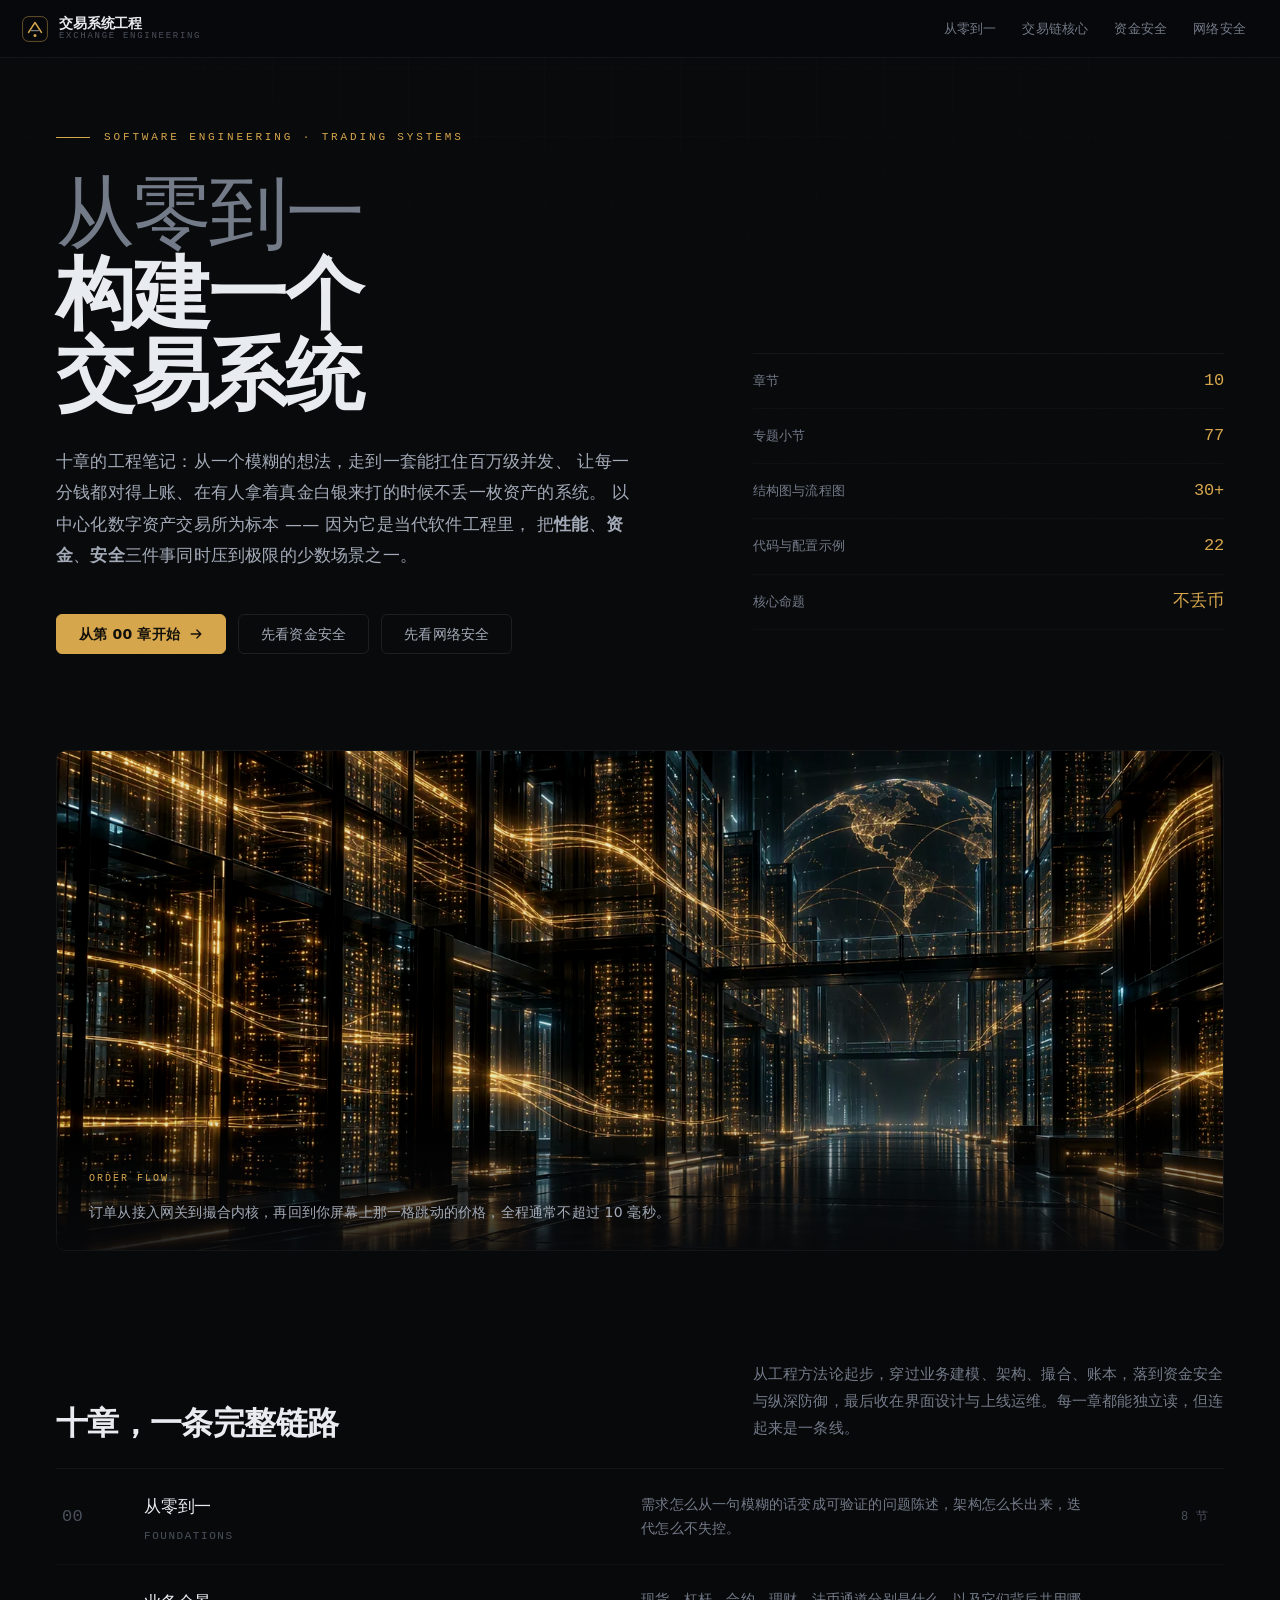
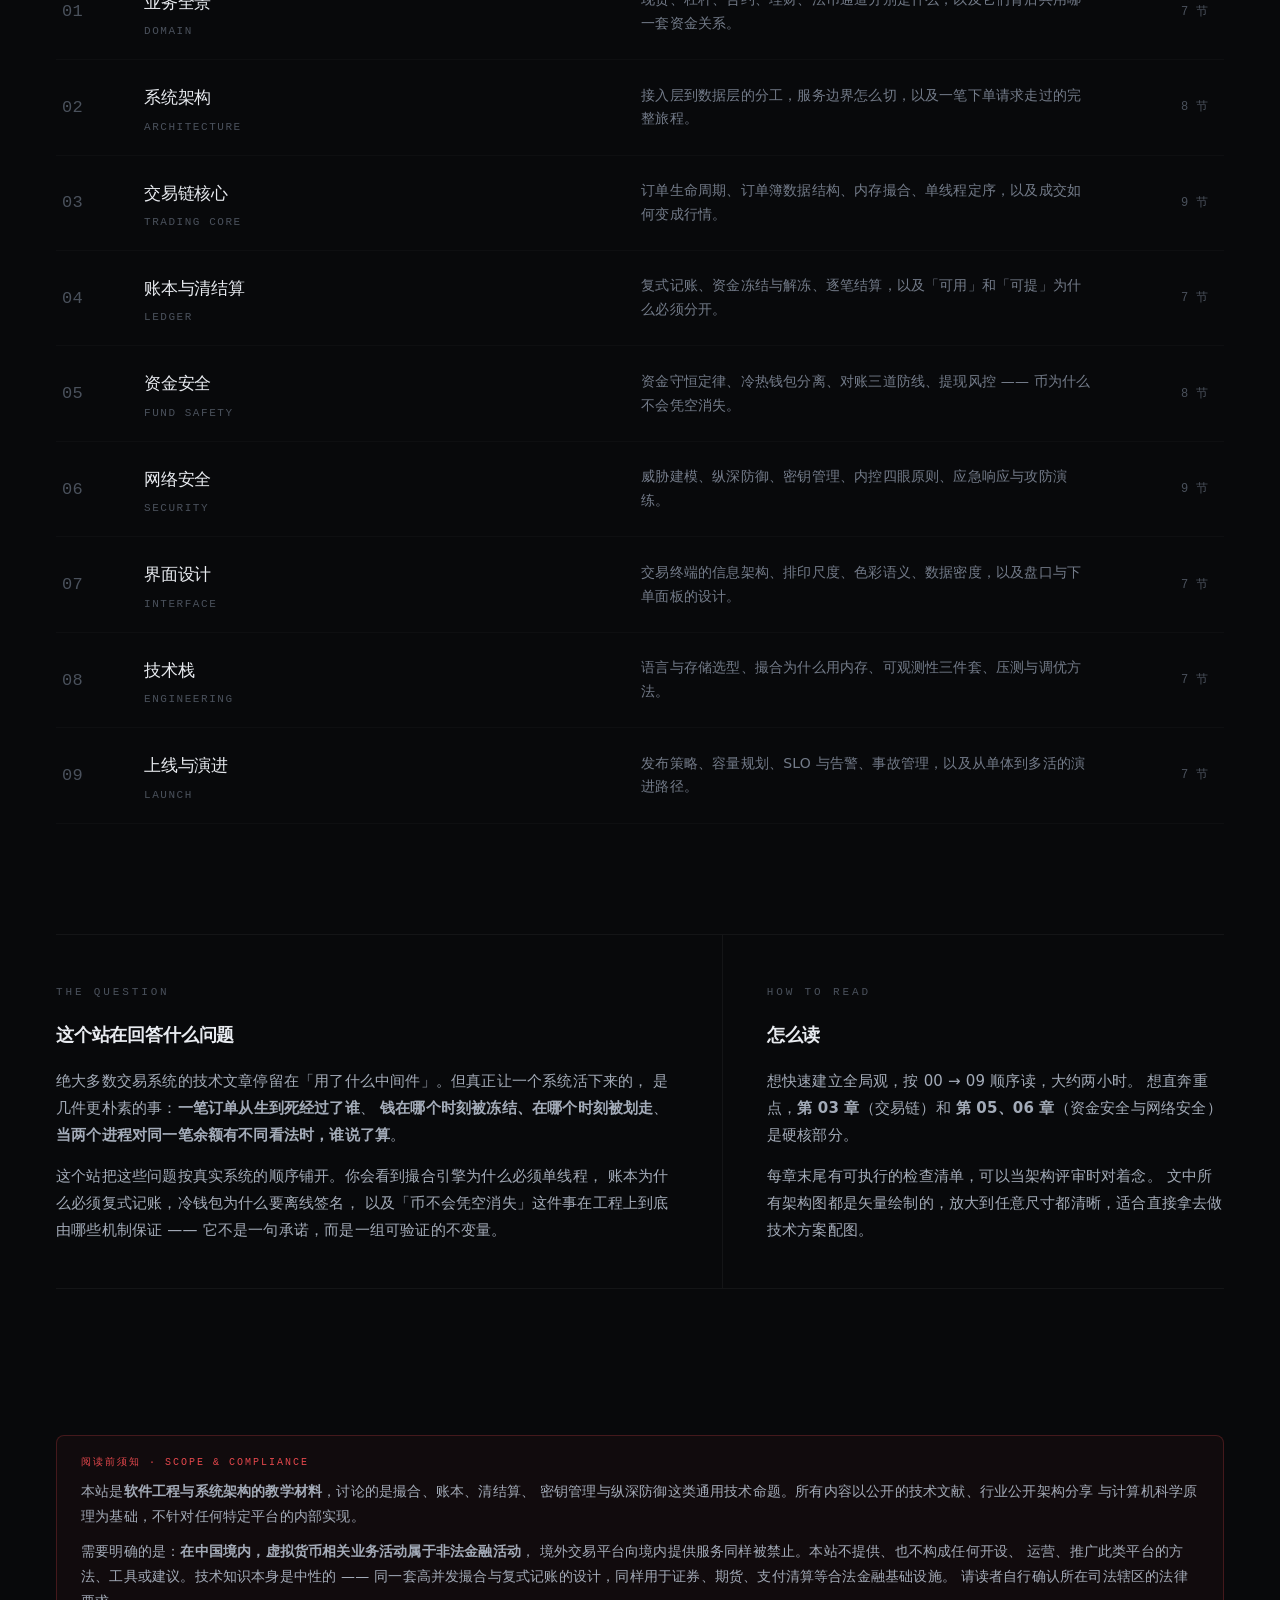
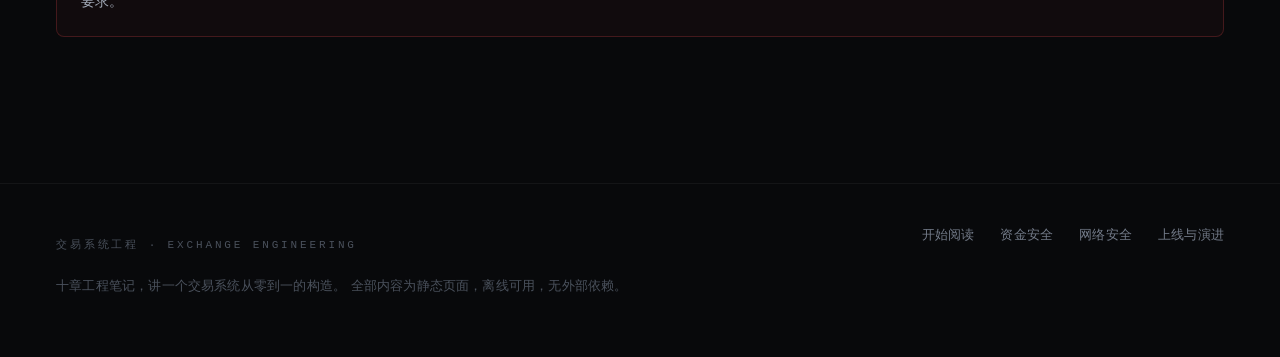
<file: index.html>
<!DOCTYPE html>
<html lang="zh-CN">
<head>
<meta charset="UTF-8">
<meta name="viewport" content="width=device-width, initial-scale=1">
<title>交易系统工程 · 从零到一构建一个交易系统</title>
<meta name="description" content="十章工程笔记：从需求到上线，拆解撮合引擎、账本清结算、资金安全与纵深防御。以中心化数字资产交易所为标本，讲清楚交易链的底层逻辑与网络安全体系。">
<meta name="theme-color" content="#08090B">
<meta property="og:title" content="交易系统工程 · 从零到一构建一个交易系统">
<meta property="og:description" content="撮合、账本、清结算、资金安全、纵深防御 —— 十章拆解一个交易系统的完整构造。">
<meta property="og:type" content="website">
<link rel="stylesheet" href="css/style.css">
<link rel="icon" href="data:image/svg+xml,%3Csvg xmlns='http://www.w3.org/2000/svg' viewBox='0 0 26 26'%3E%3Crect width='26' height='26' rx='6' fill='%2308090B'/%3E%3Cpath d='M6.5 16.5 L13 6.5 L19.5 16.5' stroke='%23D6A64C' stroke-width='1.6' fill='none' stroke-linejoin='round'/%3E%3Cpath d='M9.4 14.6 H16.6' stroke='%23E8EBF0' stroke-width='1.2'/%3E%3C/svg%3E">
</head>
<body data-page="home">

<div class="progress" aria-hidden="true"><i></i></div>
<header data-topbar></header>
<div class="scrim" aria-hidden="true"></div>

<main>

  <!-- ============ HERO ============ -->
  <section class="hero">
    <div class="hero__grid">
      <div>
        <div class="hero__kicker rv">
          <span class="bar"></span>
          <span class="eyebrow eyebrow--gold">Software Engineering · Trading Systems</span>
        </div>
        <h1 class="rv" style="--d:60ms">
          <span class="thin">从零到一</span>
          构建一个<br>交易系统
        </h1>
        <p class="hero__lede rv" style="--d:120ms">
          十章的工程笔记：从一个模糊的想法，走到一套能扛住百万级并发、
          让每一分钱都对得上账、在有人拿着真金白银来打的时候不丢一枚资产的系统。
          以中心化数字资产交易所为标本 —— 因为它是当代软件工程里，
          把<strong>性能</strong>、<strong>资金</strong>、<strong>安全</strong>三件事同时压到极限的少数场景之一。
        </p>
        <div class="hero__cta rv" style="--d:180ms">
          <a class="btn btn--primary" href="chapters/00-foundations.html">
            从第 00 章开始
            <svg viewBox="0 0 16 16" fill="none" aria-hidden="true"><path d="M2.5 8h11M9 3.5 13.5 8 9 12.5" stroke="currentColor" stroke-width="1.5" stroke-linecap="round" stroke-linejoin="round"/></svg>
          </a>
          <a class="btn" href="chapters/05-fund-safety.html">先看资金安全</a>
          <a class="btn" href="chapters/06-security.html">先看网络安全</a>
        </div>
      </div>

      <aside class="hero__aside rv" style="--d:220ms">
        <dl class="hero__stats">
          <div><dt>章节</dt><dd>10</dd></div>
          <div><dt>专题小节</dt><dd>77</dd></div>
          <div><dt>结构图与流程图</dt><dd>30+</dd></div>
          <div><dt>代码与配置示例</dt><dd>22</dd></div>
          <div><dt>核心命题</dt><dd>不丢币</dd></div>
        </dl>
      </aside>
    </div>
  </section>

  <!-- ============ PLATE ============ -->
  <section class="section-block">
    <figure class="plate rv">
      <img src="assets/images/hero-terminal.webp" width="1600" height="686"
           alt="抽象表现的数据中心：层叠的机柜与流动的金色光丝" loading="eager" decoding="async">
      <figcaption class="plate__cap">
        <span>Order flow</span>
        <p>订单从接入网关到撮合内核，再回到你屏幕上那一格跳动的价格，全程通常不超过 10 毫秒。</p>
      </figcaption>
    </figure>
  </section>

  <!-- ============ TOC ============ -->
  <section class="section-block">
    <div class="section-block__head">
      <h2>十章，一条完整链路</h2>
      <p>从工程方法论起步，穿过业务建模、架构、撮合、账本，落到资金安全与纵深防御，最后收在界面设计与上线运维。每一章都能独立读，但连起来是一条线。</p>
    </div>

    <nav class="toc-list" aria-label="章节目录">
      <a href="chapters/00-foundations.html">
        <span class="idx">00</span>
        <span class="ttl">从零到一<small>Foundations</small></span>
        <span class="desc">需求怎么从一句模糊的话变成可验证的问题陈述，架构怎么长出来，迭代怎么不失控。</span>
        <span class="cnt">8 节</span>
      </a>
      <a href="chapters/01-domain.html">
        <span class="idx">01</span>
        <span class="ttl">业务全景<small>Domain</small></span>
        <span class="desc">现货、杠杆、合约、理财、法币通道分别是什么，以及它们背后共用哪一套资金关系。</span>
        <span class="cnt">7 节</span>
      </a>
      <a href="chapters/02-architecture.html">
        <span class="idx">02</span>
        <span class="ttl">系统架构<small>Architecture</small></span>
        <span class="desc">接入层到数据层的分工，服务边界怎么切，以及一笔下单请求走过的完整旅程。</span>
        <span class="cnt">8 节</span>
      </a>
      <a href="chapters/03-trading-core.html">
        <span class="idx">03</span>
        <span class="ttl">交易链核心<small>Trading Core</small></span>
        <span class="desc">订单生命周期、订单簿数据结构、内存撮合、单线程定序，以及成交如何变成行情。</span>
        <span class="cnt">9 节</span>
      </a>
      <a href="chapters/04-ledger.html">
        <span class="idx">04</span>
        <span class="ttl">账本与清结算<small>Ledger</small></span>
        <span class="desc">复式记账、资金冻结与解冻、逐笔结算，以及「可用」和「可提」为什么必须分开。</span>
        <span class="cnt">7 节</span>
      </a>
      <a href="chapters/05-fund-safety.html">
        <span class="idx">05</span>
        <span class="ttl">资金安全<small>Fund Safety</small></span>
        <span class="desc">资金守恒定律、冷热钱包分离、对账三道防线、提现风控 —— 币为什么不会凭空消失。</span>
        <span class="cnt">8 节</span>
      </a>
      <a href="chapters/06-security.html">
        <span class="idx">06</span>
        <span class="ttl">网络安全<small>Security</small></span>
        <span class="desc">威胁建模、纵深防御、密钥管理、内控四眼原则、应急响应与攻防演练。</span>
        <span class="cnt">9 节</span>
      </a>
      <a href="chapters/07-interface.html">
        <span class="idx">07</span>
        <span class="ttl">界面设计<small>Interface</small></span>
        <span class="desc">交易终端的信息架构、排印尺度、色彩语义、数据密度，以及盘口与下单面板的设计。</span>
        <span class="cnt">7 节</span>
      </a>
      <a href="chapters/08-engineering.html">
        <span class="idx">08</span>
        <span class="ttl">技术栈<small>Engineering</small></span>
        <span class="desc">语言与存储选型、撮合为什么用内存、可观测性三件套、压测与调优方法。</span>
        <span class="cnt">7 节</span>
      </a>
      <a href="chapters/09-launch.html">
        <span class="idx">09</span>
        <span class="ttl">上线与演进<small>Launch</small></span>
        <span class="desc">发布策略、容量规划、SLO 与告警、事故管理，以及从单体到多活的演进路径。</span>
        <span class="cnt">7 节</span>
      </a>
    </nav>
  </section>

  <!-- ============ FEATURE SPLIT ============ -->
  <section class="section-block">
    <div class="feature-split">
      <div class="rv">
        <span class="eyebrow">The Question</span>
        <h3 style="margin-top:14px">这个站在回答什么问题</h3>
        <p>
          绝大多数交易系统的技术文章停留在「用了什么中间件」。但真正让一个系统活下来的，
          是几件更朴素的事：<strong>一笔订单从生到死经过了谁</strong>、
          <strong>钱在哪个时刻被冻结、在哪个时刻被划走</strong>、
          <strong>当两个进程对同一笔余额有不同看法时，谁说了算</strong>。
        </p>
        <p>
          这个站把这些问题按真实系统的顺序铺开。你会看到撮合引擎为什么必须单线程，
          账本为什么必须复式记账，冷钱包为什么要离线签名，
          以及「币不会凭空消失」这件事在工程上到底由哪些机制保证 ——
          它不是一句承诺，而是一组可验证的不变量。
        </p>
      </div>
      <div class="rv" style="--d:80ms">
        <span class="eyebrow">How to read</span>
        <h3 style="margin-top:14px">怎么读</h3>
        <p>
          想快速建立全局观，按 00 → 09 顺序读，大约两小时。
          想直奔重点，<strong>第 03 章</strong>（交易链）和
          <strong>第 05、06 章</strong>（资金安全与网络安全）是硬核部分。
        </p>
        <p>
          每章末尾有可执行的检查清单，可以当架构评审时对着念。
          文中所有架构图都是矢量绘制的，放大到任意尺寸都清晰，适合直接拿去做技术方案配图。
        </p>
      </div>
    </div>
  </section>

  <!-- ============ DISCLAIMER ============ -->
  <section class="section-block">
    <div class="disclaim rv">
      <span class="disclaim__tag">阅读前须知 · Scope &amp; Compliance</span>
      <p>
        本站是<strong>软件工程与系统架构的教学材料</strong>，讨论的是撮合、账本、清结算、
        密钥管理与纵深防御这类通用技术命题。所有内容以公开的技术文献、行业公开架构分享
        与计算机科学原理为基础，不针对任何特定平台的内部实现。
      </p>
      <p>
        需要明确的是：<strong>在中国境内，虚拟货币相关业务活动属于非法金融活动</strong>，
        境外交易平台向境内提供服务同样被禁止。本站不提供、也不构成任何开设、
        运营、推广此类平台的方法、工具或建议。技术知识本身是中性的 ——
        同一套高并发撮合与复式记账的设计，同样用于证券、期货、支付清算等合法金融基础设施。
        请读者自行确认所在司法辖区的法律要求。
      </p>
    </div>
  </section>

</main>

<footer class="foot">
  <div class="foot__grid">
    <div>
      <span class="eyebrow">交易系统工程 · Exchange Engineering</span>
      <p style="margin-top:16px">
        十章工程笔记，讲一个交易系统从零到一的构造。
        全部内容为静态页面，离线可用，无外部依赖。
      </p>
    </div>
    <nav class="foot__meta" aria-label="页脚导航">
      <a href="chapters/00-foundations.html">开始阅读</a>
      <a href="chapters/05-fund-safety.html">资金安全</a>
      <a href="chapters/06-security.html">网络安全</a>
      <a href="chapters/09-launch.html">上线与演进</a>
    </nav>
  </div>
</footer>

<script src="js/site.js"></script>
</body>
</html>
</file>
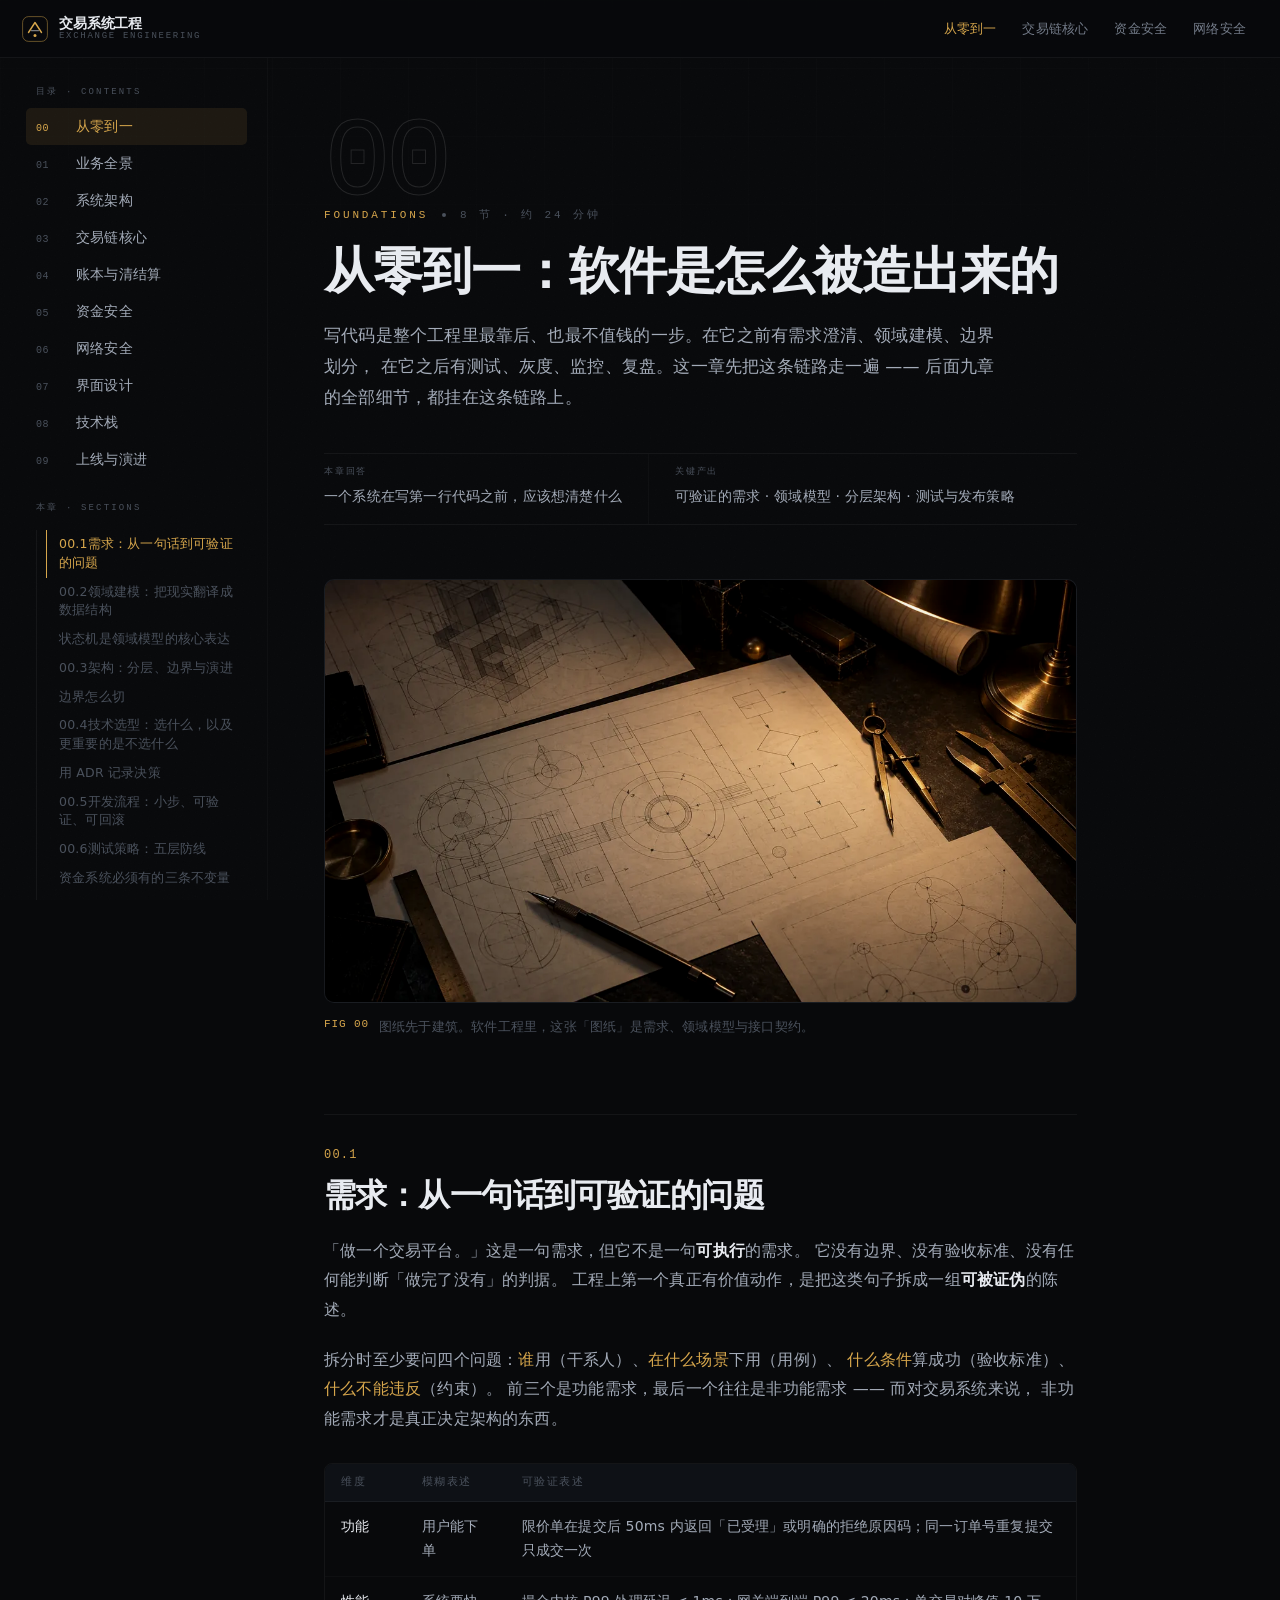
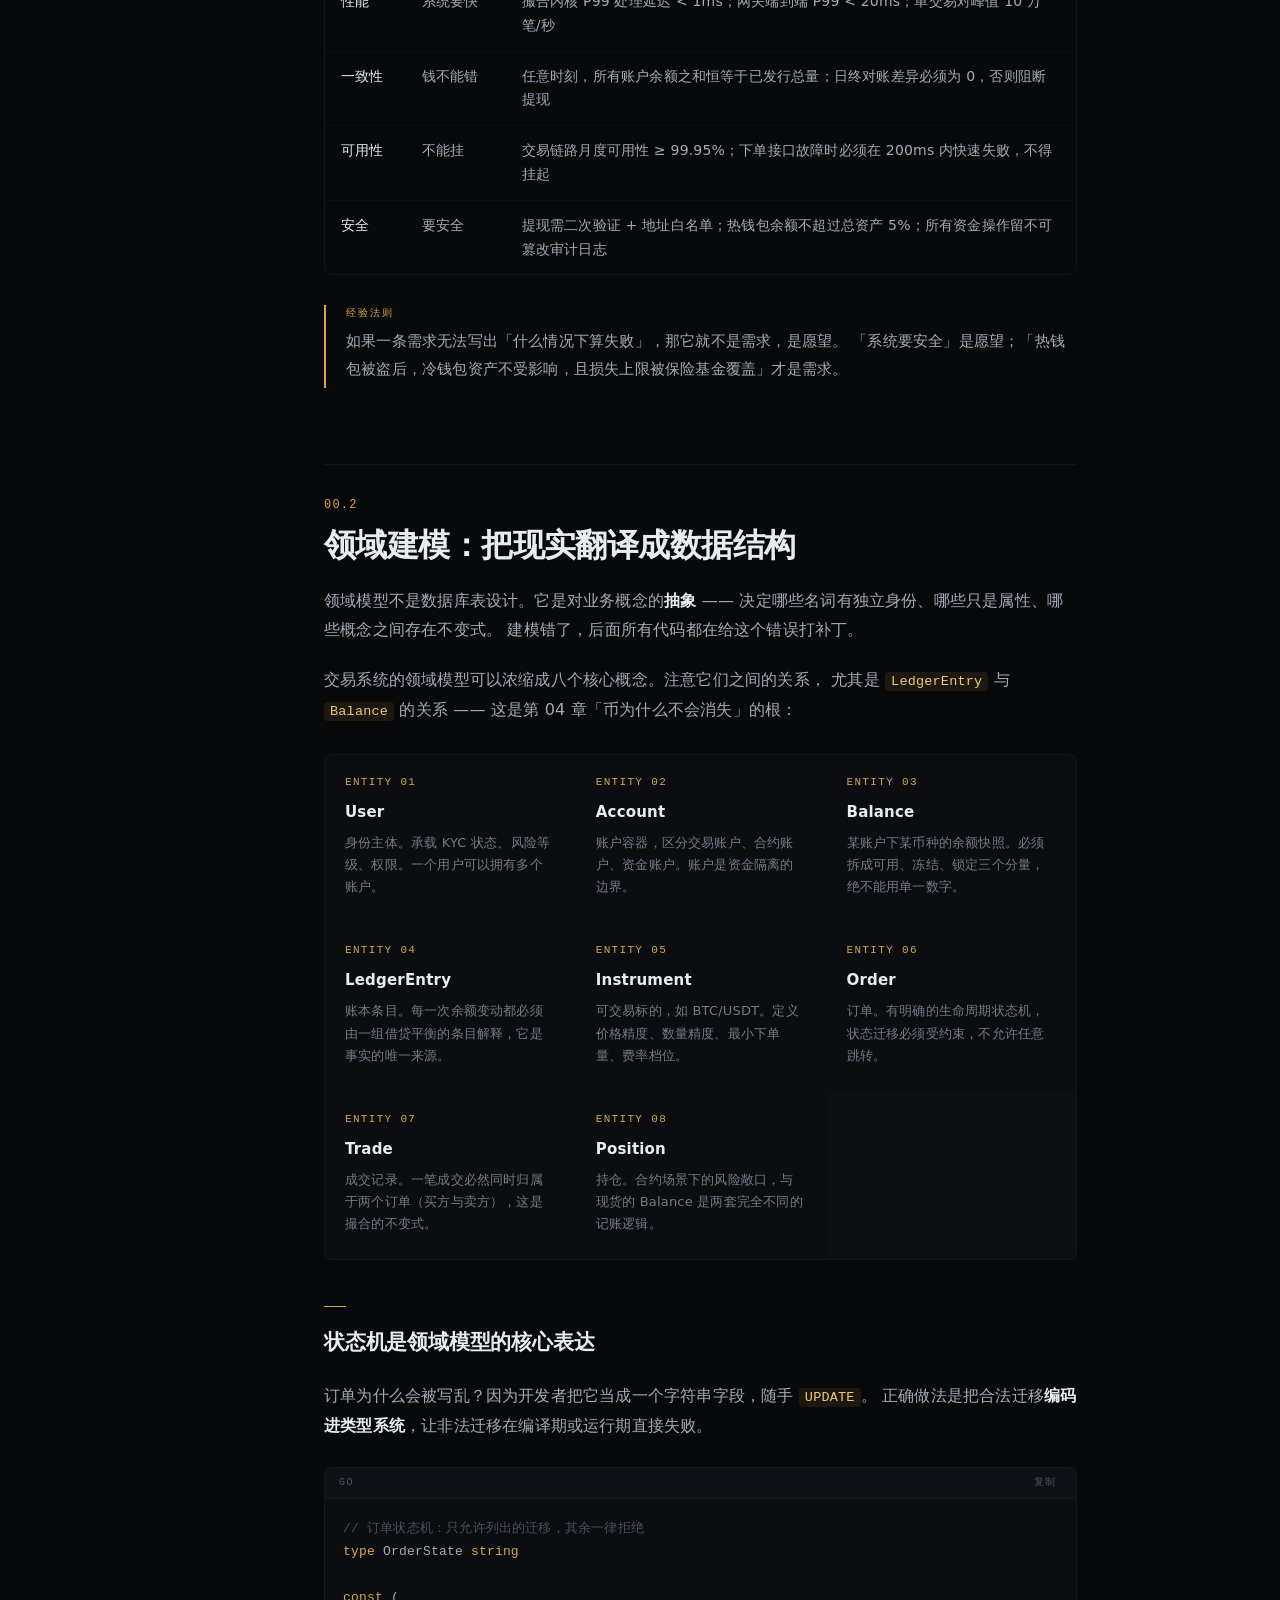
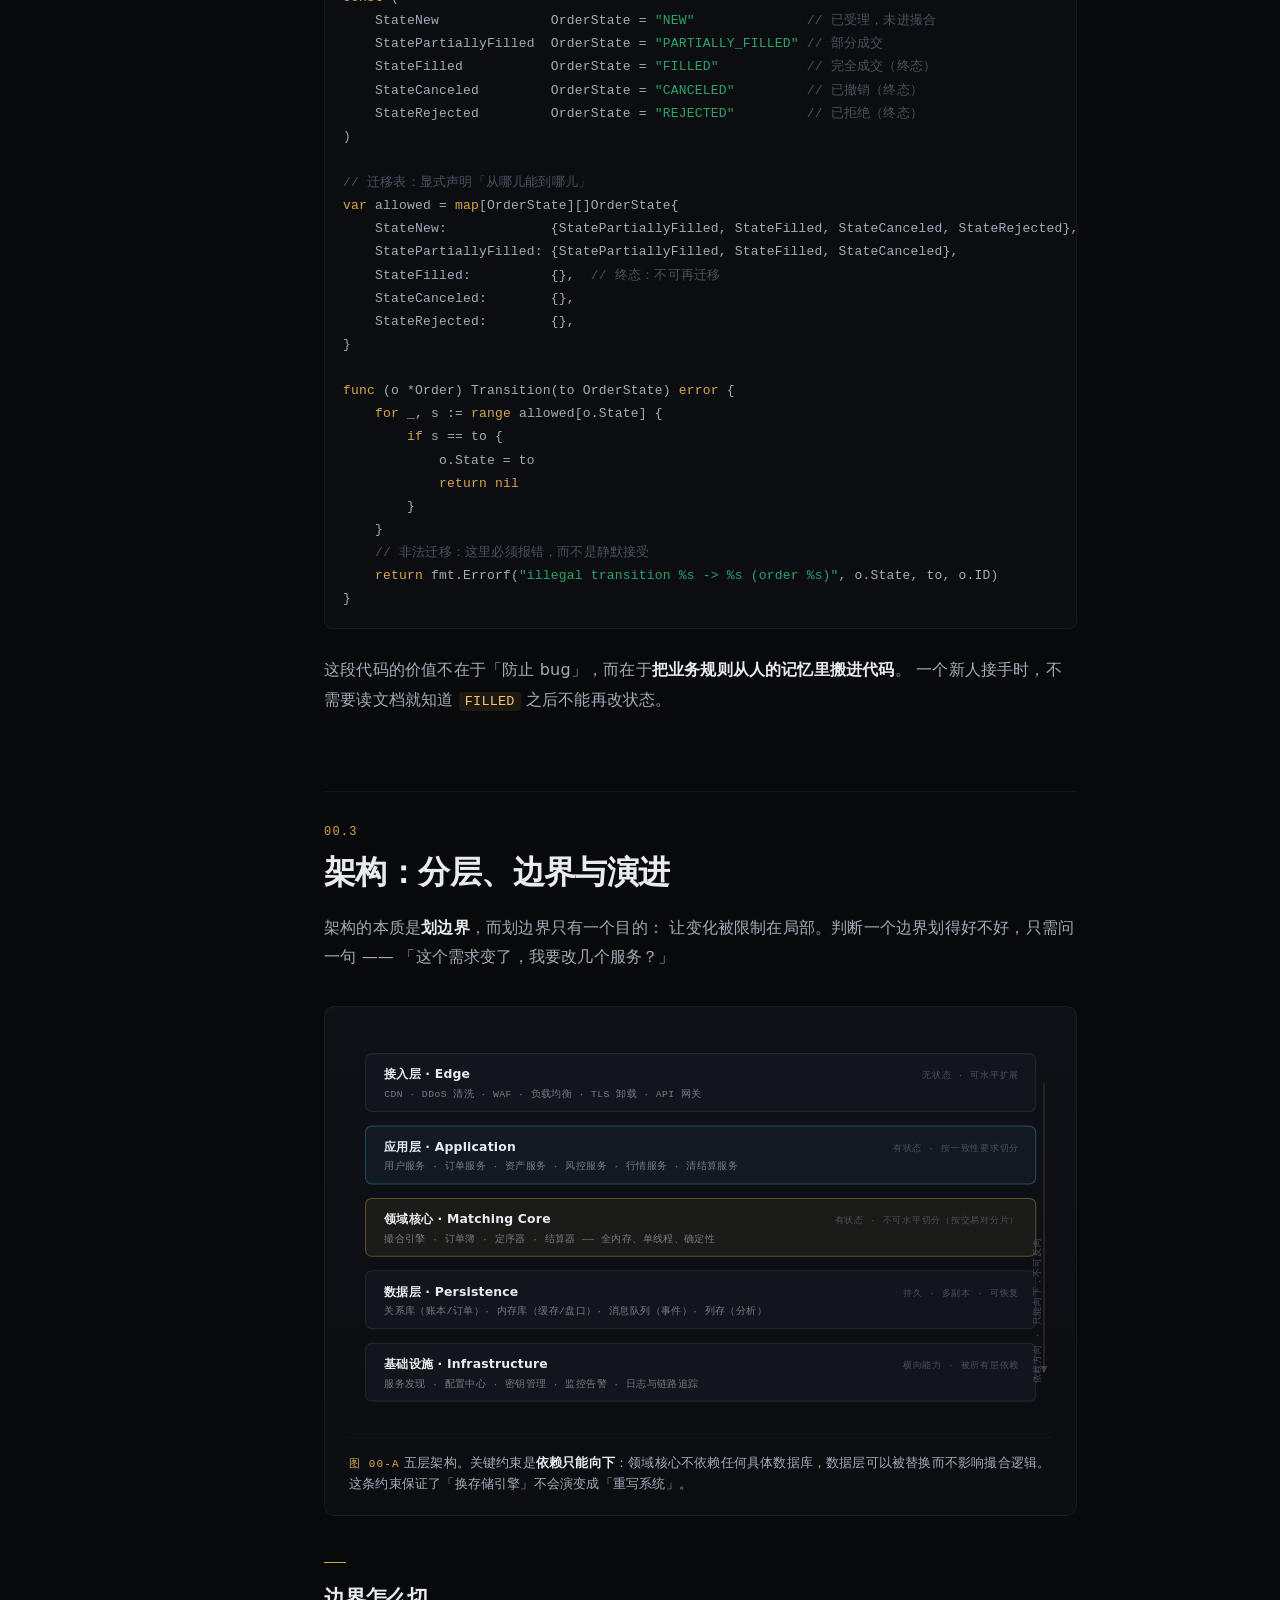
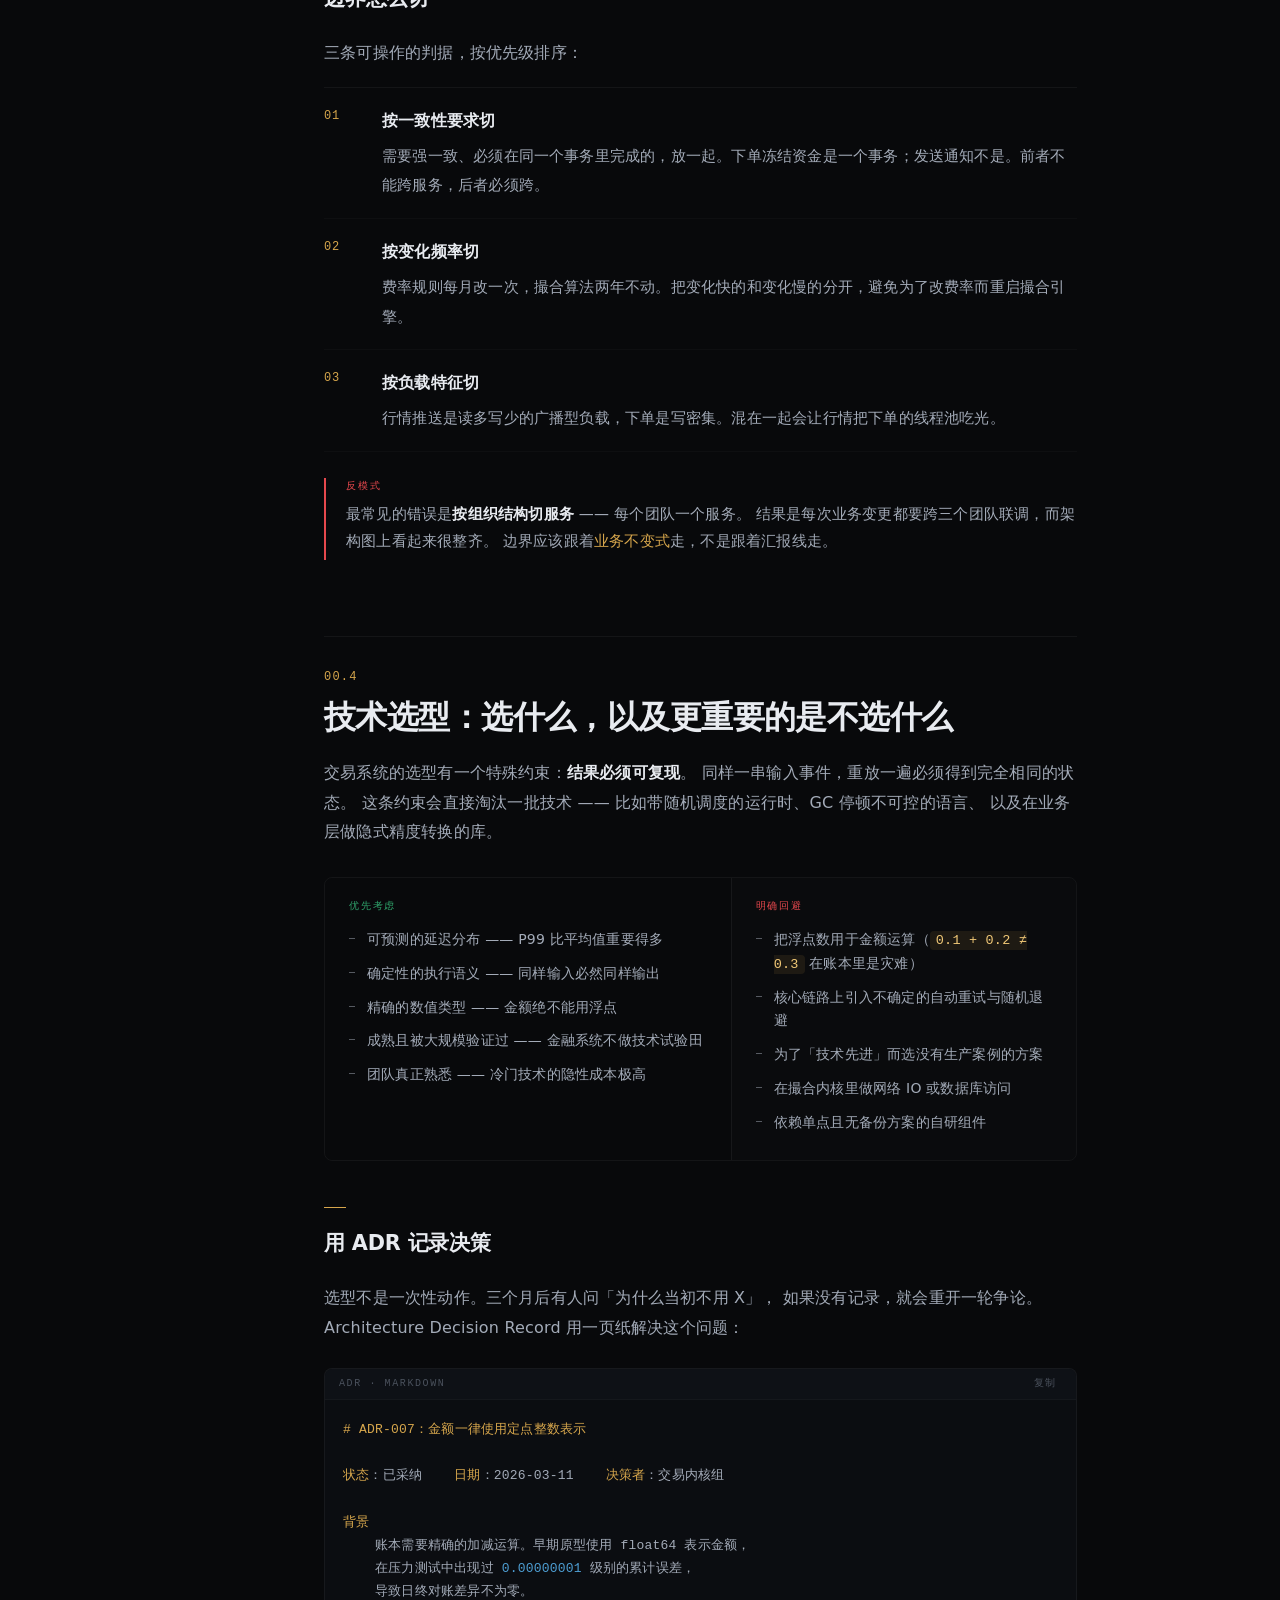
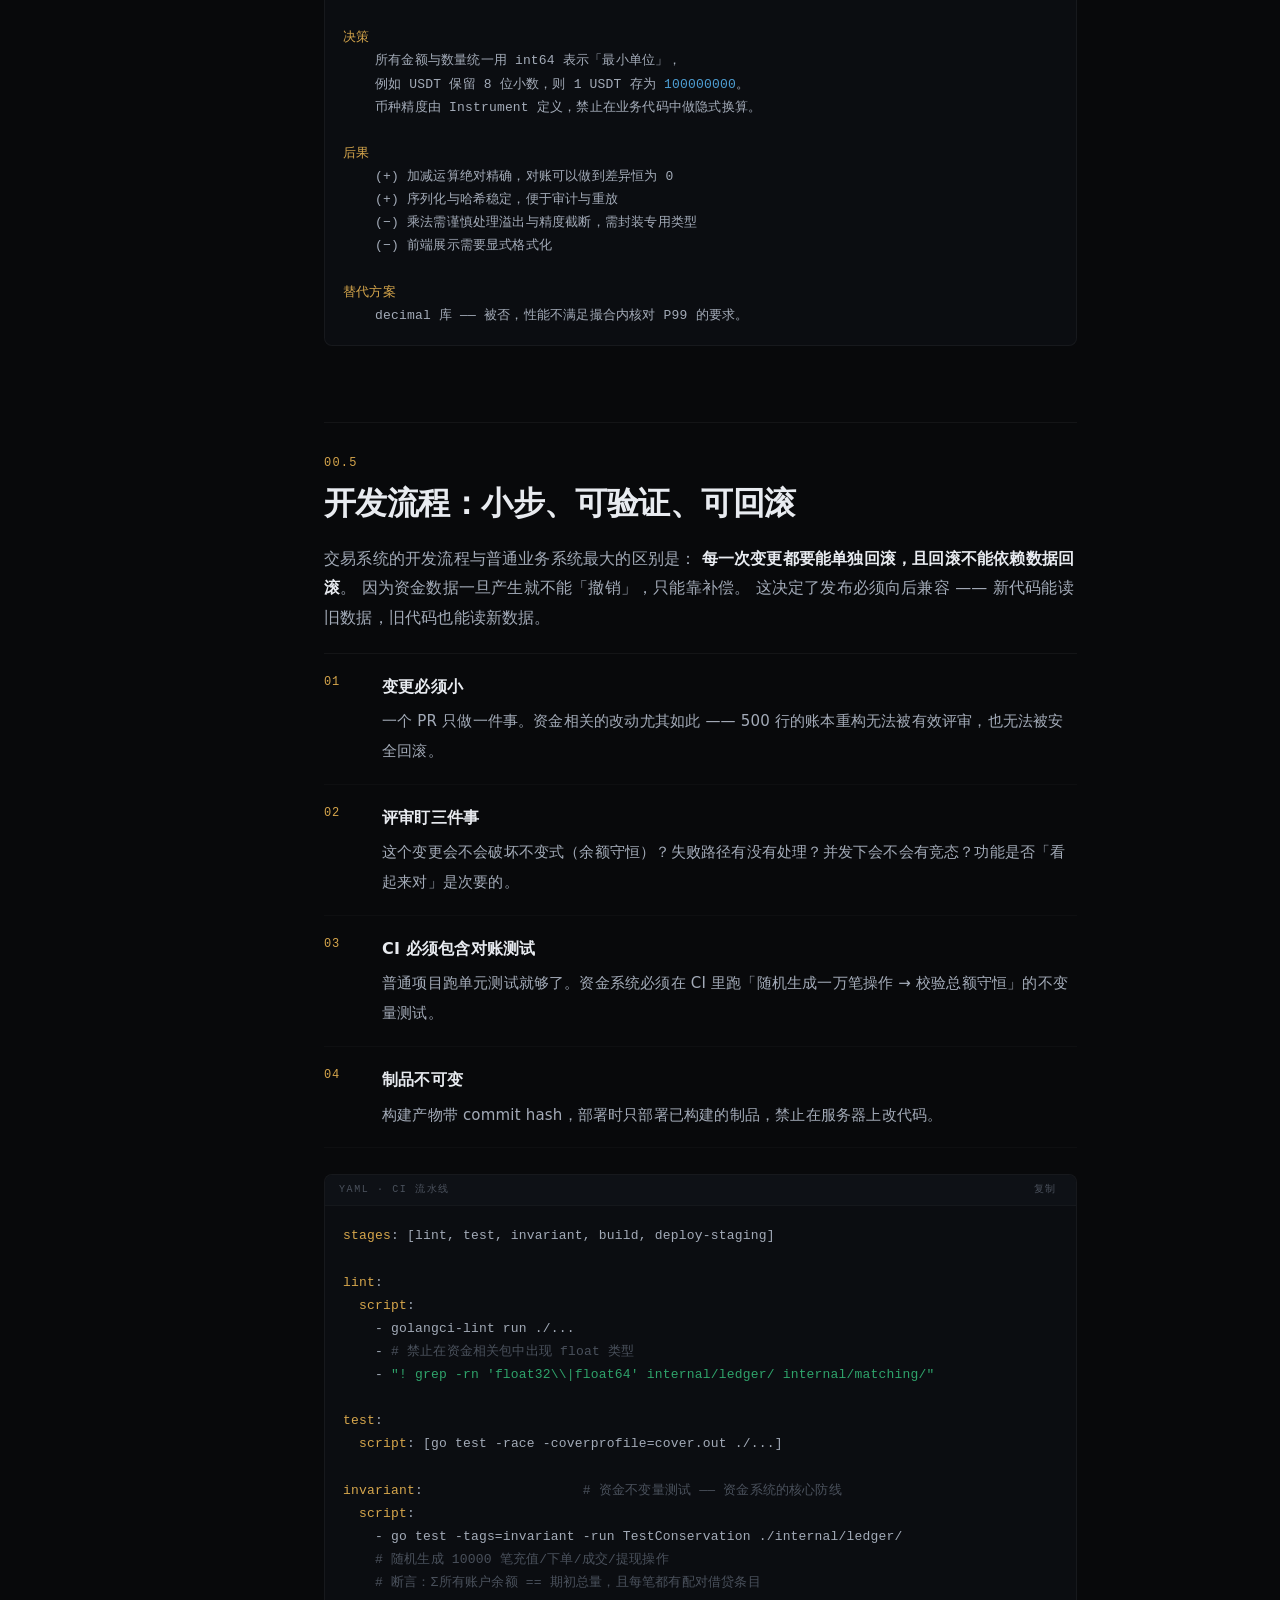
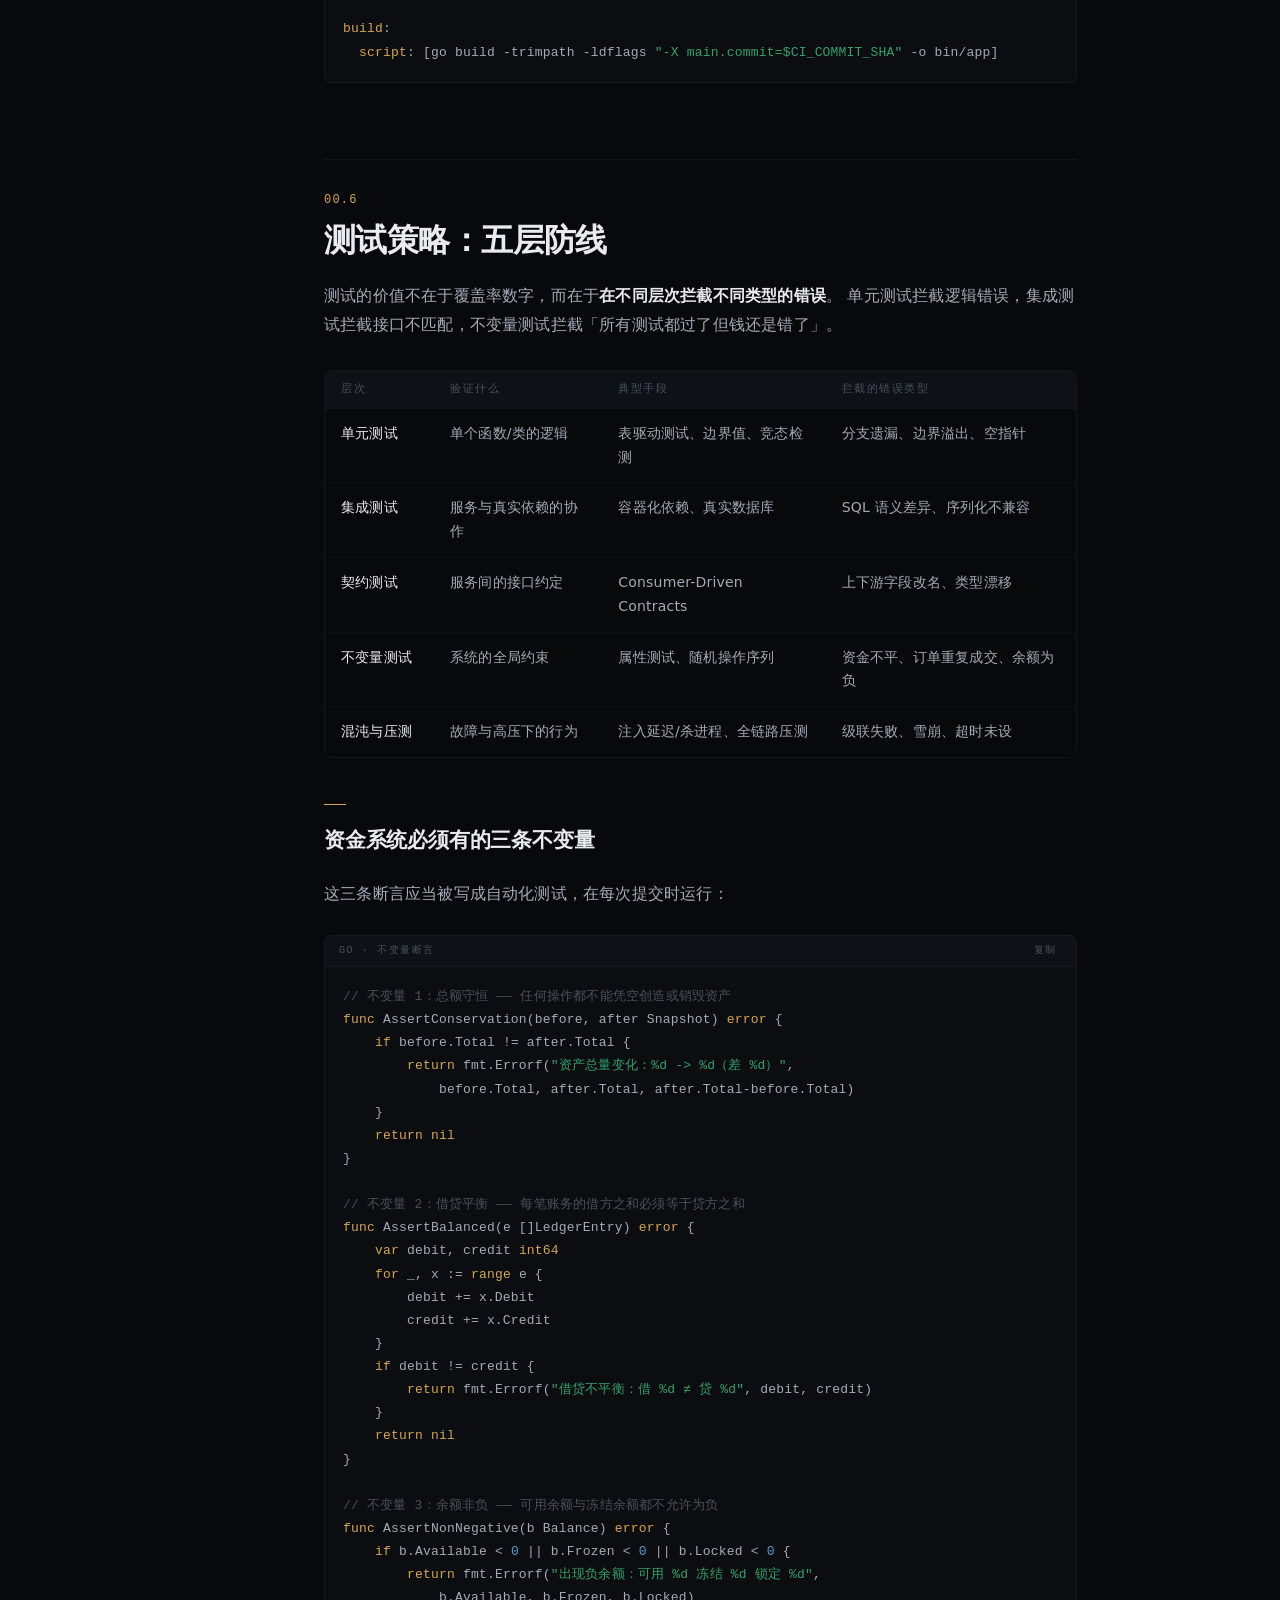
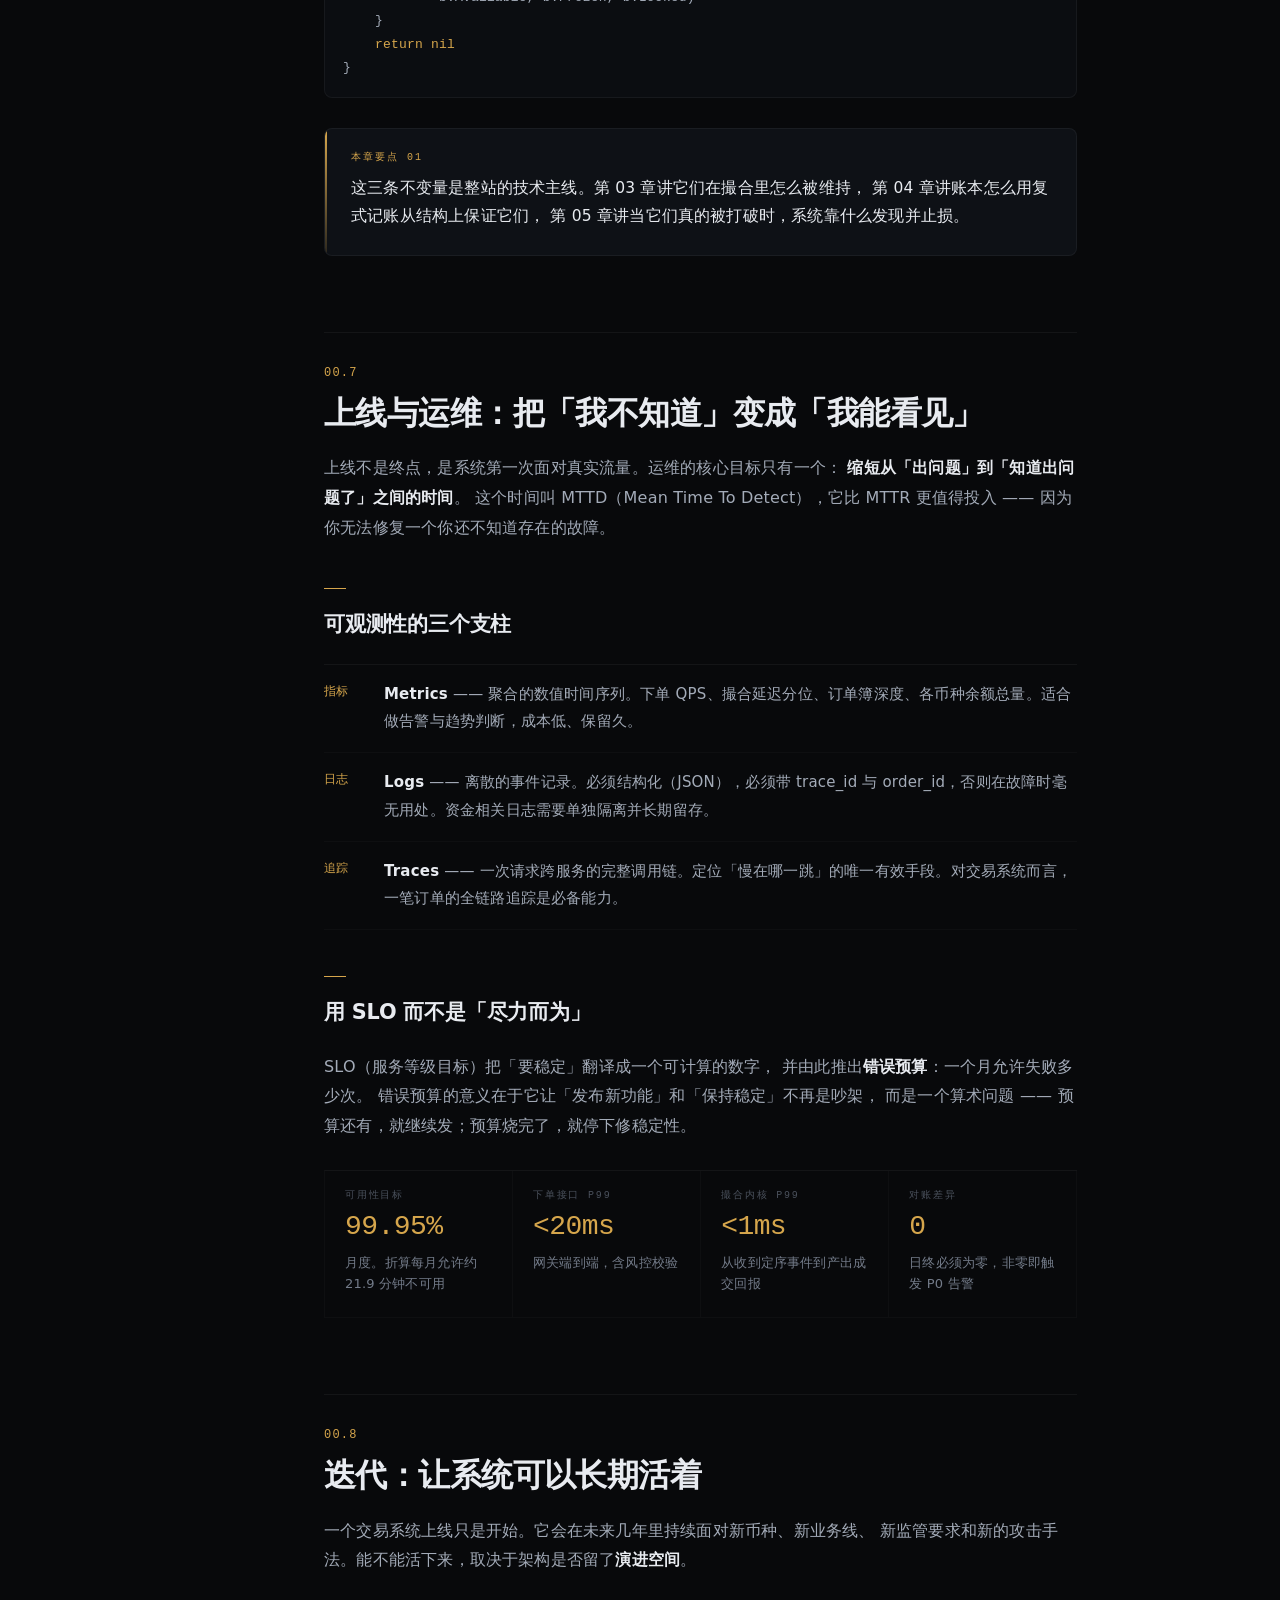
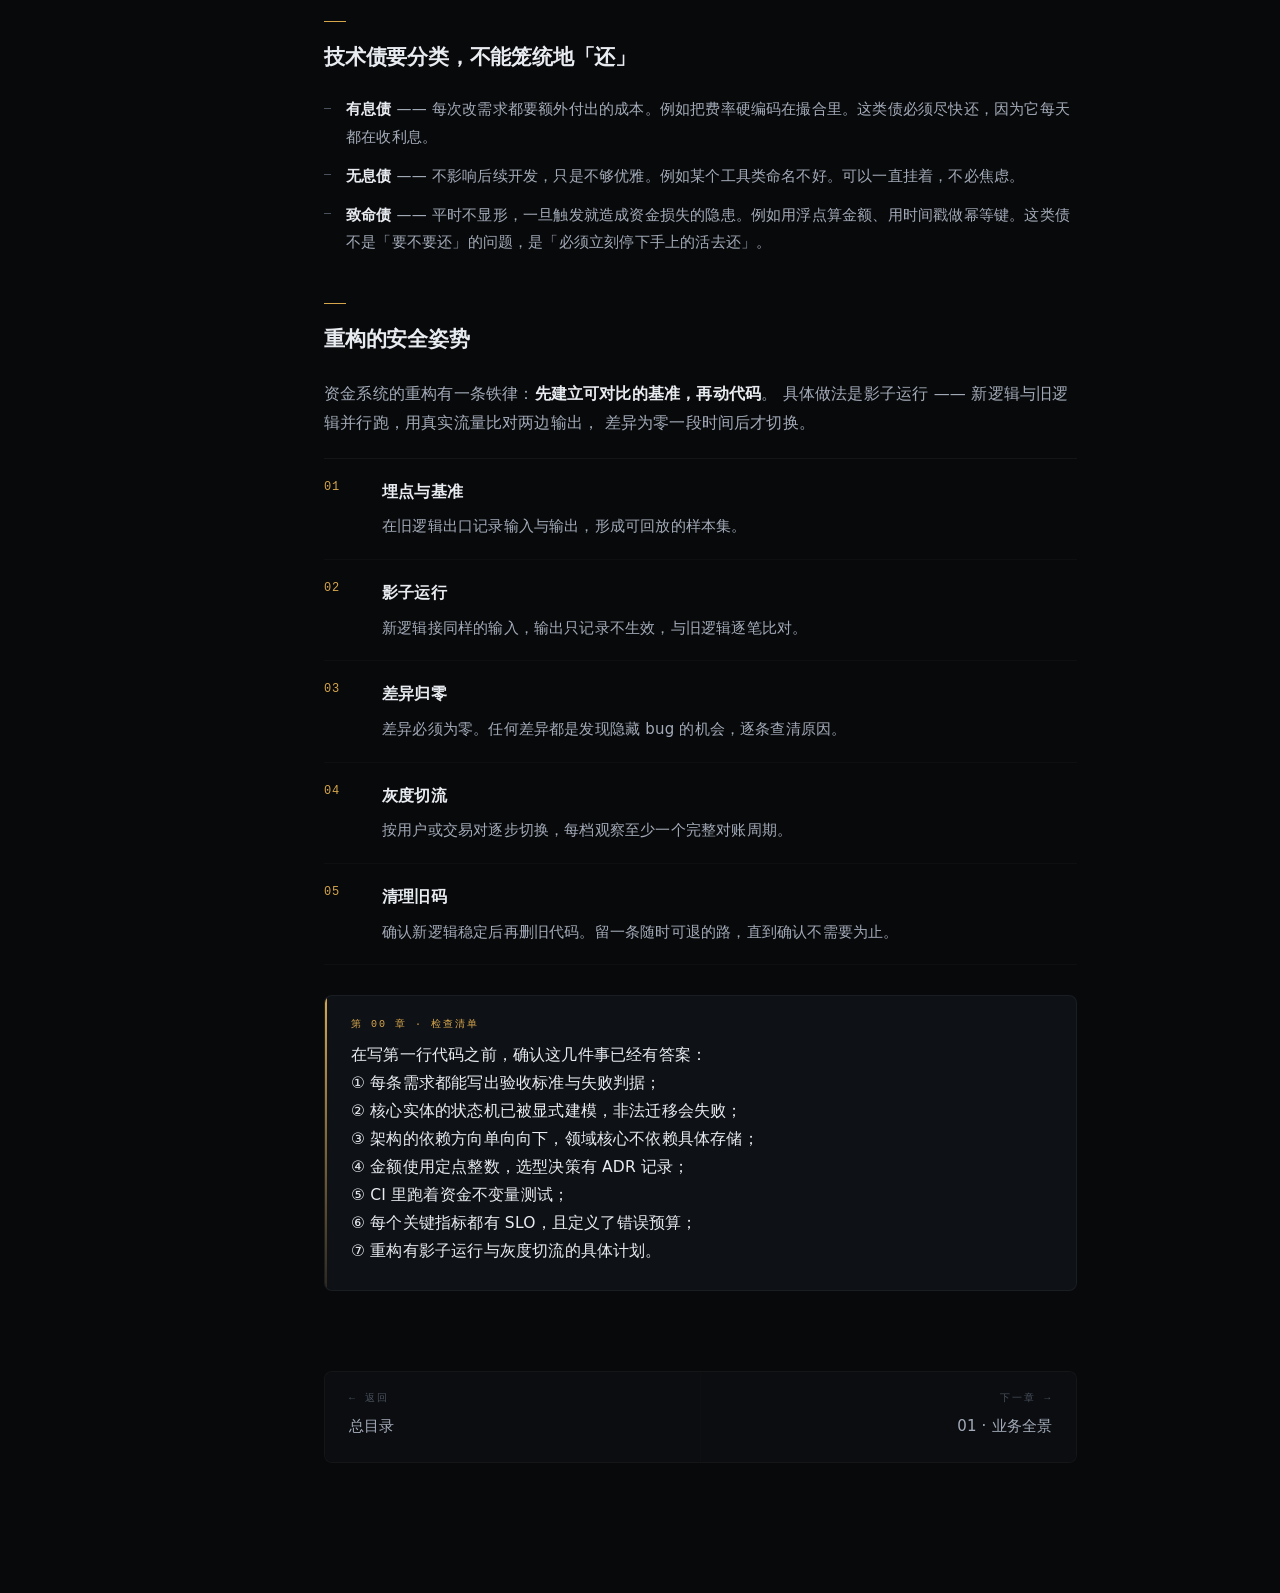
<file: chapters/00-foundations.html>
<!DOCTYPE html>
<html lang="zh-CN">
<head>
<meta charset="UTF-8">
<meta name="viewport" content="width=device-width, initial-scale=1">
<title>00 · 从零到一 — 交易系统工程</title>
<meta name="description" content="需求如何从一句模糊的话变成可验证的问题陈述，领域模型怎么长出来，架构如何分层与切边界，以及迭代、测试、上线、运维的完整工程链路。">
<meta name="theme-color" content="#08090B">
<link rel="stylesheet" href="../css/style.css">
<link rel="icon" href="data:image/svg+xml,%3Csvg xmlns='http://www.w3.org/2000/svg' viewBox='0 0 26 26'%3E%3Crect width='26' height='26' rx='6' fill='%2308090B'/%3E%3Cpath d='M6.5 16.5 L13 6.5 L19.5 16.5' stroke='%23D6A64C' stroke-width='1.6' fill='none' stroke-linejoin='round'/%3E%3C/svg%3E">
</head>
<body data-page="00-foundations">

<div class="progress" aria-hidden="true"><i></i></div>
<header data-topbar></header>
<div class="scrim" aria-hidden="true"></div>

<div class="shell">
  <aside data-rail></aside>

  <main class="doc">
    <div class="doc__inner">

      <header class="chapter-head">
        <span class="chapter-mark">00</span>
        <div class="chapter-head__meta">
          <span class="eyebrow eyebrow--gold">Foundations</span>
          <span class="dot"></span>
          <span class="eyebrow">8 节 · 约 24 分钟</span>
        </div>
        <h1>从零到一：软件是怎么被造出来的</h1>
        <p class="chapter-head__lede">
          写代码是整个工程里最靠后、也最不值钱的一步。在它之前有需求澄清、领域建模、边界划分，
          在它之后有测试、灰度、监控、复盘。这一章先把这条链路走一遍 ——
          后面九章的全部细节，都挂在这条链路上。
        </p>
        <dl class="chapter-strip">
          <div><dt>本章回答</dt><dd>一个系统在写第一行代码之前，应该想清楚什么</dd></div>
          <div><dt>关键产出</dt><dd>可验证的需求 · 领域模型 · 分层架构 · 测试与发布策略</dd></div>
        </dl>
      </header>

      <figure class="fig rv">
        <div class="fig__frame">
          <img src="../assets/images/ch00-foundations.webp" width="1200" height="675"
               alt="暗色桌面上的技术蓝图与制图工具" decoding="async">
        </div>
        <figcaption><b>FIG 00</b> 图纸先于建筑。软件工程里，这张「图纸」是需求、领域模型与接口契约。</figcaption>
      </figure>

      <article class="prose" data-article>

        <h2 class="sec" id="s1"><span class="sec__no">00.1</span>需求：从一句话到可验证的问题</h2>

        <p>
          「做一个交易平台。」这是一句需求，但它不是一句<strong>可执行</strong>的需求。
          它没有边界、没有验收标准、没有任何能判断「做完了没有」的判据。
          工程上第一个真正有价值动作，是把这类句子拆成一组<strong>可被证伪</strong>的陈述。
        </p>

        <p>
          拆分时至少要问四个问题：<em>谁</em>用（干系人）、<em>在什么场景</em>下用（用例）、
          <em>什么条件</em>算成功（验收标准）、<em>什么不能违反</em>（约束）。
          前三个是功能需求，最后一个往往是非功能需求 —— 而对交易系统来说，
          非功能需求才是真正决定架构的东西。
        </p>

        <div class="tbl">
          <table>
            <thead>
              <tr><th>维度</th><th>模糊表述</th><th>可验证表述</th></tr>
            </thead>
            <tbody>
              <tr>
                <td>功能</td>
                <td>用户能下单</td>
                <td>限价单在提交后 50ms 内返回「已受理」或明确的拒绝原因码；同一订单号重复提交只成交一次</td>
              </tr>
              <tr>
                <td>性能</td>
                <td>系统要快</td>
                <td>撮合内核 P99 处理延迟 &lt; 1ms；网关端到端 P99 &lt; 20ms；单交易对峰值 10 万笔/秒</td>
              </tr>
              <tr>
                <td>一致性</td>
                <td>钱不能错</td>
                <td>任意时刻，所有账户余额之和恒等于已发行总量；日终对账差异必须为 0，否则阻断提现</td>
              </tr>
              <tr>
                <td>可用性</td>
                <td>不能挂</td>
                <td>交易链路月度可用性 ≥ 99.95%；下单接口故障时必须在 200ms 内快速失败，不得挂起</td>
              </tr>
              <tr>
                <td>安全</td>
                <td>要安全</td>
                <td>提现需二次验证 + 地址白名单；热钱包余额不超过总资产 5%；所有资金操作留不可篡改审计日志</td>
              </tr>
            </tbody>
          </table>
        </div>

        <div class="note note--gold">
          <span class="note__tag">经验法则</span>
          <p>
            如果一条需求无法写出「什么情况下算失败」，那它就不是需求，是愿望。
            「系统要安全」是愿望；「热钱包被盗后，冷钱包资产不受影响，且损失上限被保险基金覆盖」才是需求。
          </p>
        </div>

        <h2 class="sec" id="s2"><span class="sec__no">00.2</span>领域建模：把现实翻译成数据结构</h2>

        <p>
          领域模型不是数据库表设计。它是对业务概念的<strong>抽象</strong> ——
          决定哪些名词有独立身份、哪些只是属性、哪些概念之间存在不变式。
          建模错了，后面所有代码都在给这个错误打补丁。
        </p>

        <p>
          交易系统的领域模型可以浓缩成八个核心概念。注意它们之间的关系，
          尤其是 <code>LedgerEntry</code> 与 <code>Balance</code> 的关系 ——
          这是第 04 章「币为什么不会消失」的根：
        </p>

        <div class="grid-cards">
          <article><span class="no">ENTITY 01</span><h4>User</h4><p>身份主体。承载 KYC 状态、风险等级、权限。一个用户可以拥有多个账户。</p></article>
          <article><span class="no">ENTITY 02</span><h4>Account</h4><p>账户容器，区分交易账户、合约账户、资金账户。账户是资金隔离的边界。</p></article>
          <article><span class="no">ENTITY 03</span><h4>Balance</h4><p>某账户下某币种的余额快照。必须拆成可用、冻结、锁定三个分量，绝不能用单一数字。</p></article>
          <article><span class="no">ENTITY 04</span><h4>LedgerEntry</h4><p>账本条目。每一次余额变动都必须由一组借贷平衡的条目解释，它是事实的唯一来源。</p></article>
          <article><span class="no">ENTITY 05</span><h4>Instrument</h4><p>可交易标的，如 BTC/USDT。定义价格精度、数量精度、最小下单量、费率档位。</p></article>
          <article><span class="no">ENTITY 06</span><h4>Order</h4><p>订单。有明确的生命周期状态机，状态迁移必须受约束，不允许任意跳转。</p></article>
          <article><span class="no">ENTITY 07</span><h4>Trade</h4><p>成交记录。一笔成交必然同时归属于两个订单（买方与卖方），这是撮合的不变式。</p></article>
          <article><span class="no">ENTITY 08</span><h4>Position</h4><p>持仓。合约场景下的风险敞口，与现货的 Balance 是两套完全不同的记账逻辑。</p></article>
        </div>

        <h3 class="sub" id="s2-1">状态机是领域模型的核心表达</h3>

        <p>
          订单为什么会被写乱？因为开发者把它当成一个字符串字段，随手 <code>UPDATE</code>。
          正确做法是把合法迁移<strong>编码进类型系统</strong>，让非法迁移在编译期或运行期直接失败。
        </p>

        <div class="code">
          <div class="code__bar"><span class="code__lang">Go</span><button class="code__copy" type="button">复制</button></div>
<pre><span class="c">// 订单状态机：只允许列出的迁移，其余一律拒绝</span>
<span class="k">type</span> OrderState <span class="k">string</span>

<span class="k">const</span> (
    StateNew              OrderState = <span class="s">"NEW"</span>              <span class="c">// 已受理，未进撮合</span>
    StatePartiallyFilled  OrderState = <span class="s">"PARTIALLY_FILLED"</span> <span class="c">// 部分成交</span>
    StateFilled           OrderState = <span class="s">"FILLED"</span>           <span class="c">// 完全成交（终态）</span>
    StateCanceled         OrderState = <span class="s">"CANCELED"</span>         <span class="c">// 已撤销（终态）</span>
    StateRejected         OrderState = <span class="s">"REJECTED"</span>         <span class="c">// 已拒绝（终态）</span>
)

<span class="c">// 迁移表：显式声明「从哪儿能到哪儿」</span>
<span class="k">var</span> allowed = <span class="k">map</span>[OrderState][]OrderState{
    StateNew:             {StatePartiallyFilled, StateFilled, StateCanceled, StateRejected},
    StatePartiallyFilled: {StatePartiallyFilled, StateFilled, StateCanceled},
    StateFilled:          {},  <span class="c">// 终态：不可再迁移</span>
    StateCanceled:        {},
    StateRejected:        {},
}

<span class="k">func</span> (o *Order) Transition(to OrderState) <span class="k">error</span> {
    <span class="k">for</span> _, s := <span class="k">range</span> allowed[o.State] {
        <span class="k">if</span> s == to {
            o.State = to
            <span class="k">return</span> <span class="k">nil</span>
        }
    }
    <span class="c">// 非法迁移：这里必须报错，而不是静默接受</span>
    <span class="k">return</span> fmt.Errorf(<span class="s">"illegal transition %s -&gt; %s (order %s)"</span>, o.State, to, o.ID)
}</pre>
        </div>

        <p>
          这段代码的价值不在于「防止 bug」，而在于<strong>把业务规则从人的记忆里搬进代码</strong>。
          一个新人接手时，不需要读文档就知道 <code>FILLED</code> 之后不能再改状态。
        </p>

        <h2 class="sec" id="s3"><span class="sec__no">00.3</span>架构：分层、边界与演进</h2>

        <p>
          架构的本质是<strong>划边界</strong>，而划边界只有一个目的：
          让变化被限制在局部。判断一个边界划得好不好，只需问一句 ——
          「这个需求变了，我要改几个服务？」
        </p>

        <div class="diagram rv">
          <svg viewBox="0 0 680 372" role="img" aria-label="分层架构示意图">
            <defs>
              <marker id="ar" markerWidth="7" markerHeight="7" refX="6" refY="3.5" orient="auto">
                <path d="M0,0 L7,3.5 L0,7 z" fill="rgba(255,255,255,.35)"/>
              </marker>
            </defs>

            <!-- 接入层 -->
            <rect class="dg-node" x="16" y="18" width="648" height="56" rx="6"/>
            <text class="dg-t" x="34" y="42">接入层 · Edge</text>
            <text class="dg-s" x="34" y="60">CDN · DDoS 清洗 · WAF · 负载均衡 · TLS 卸载 · API 网关</text>
            <text class="dg-label" x="648" y="42" text-anchor="end">无状态 · 可水平扩展</text>

            <!-- 应用层 -->
            <rect class="dg-node dg-node--cyan" x="16" y="88" width="648" height="56" rx="6"/>
            <text class="dg-t" x="34" y="112">应用层 · Application</text>
            <text class="dg-s" x="34" y="130">用户服务 · 订单服务 · 资产服务 · 风控服务 · 行情服务 · 清结算服务</text>
            <text class="dg-label" x="648" y="112" text-anchor="end">有状态 · 按一致性要求切分</text>

            <!-- 领域/撮合层 -->
            <rect class="dg-node dg-node--gold" x="16" y="158" width="648" height="56" rx="6"/>
            <text class="dg-t" x="34" y="182">领域核心 · Matching Core</text>
            <text class="dg-s" x="34" y="200">撮合引擎 · 订单簿 · 定序器 · 结算器 —— 全内存、单线程、确定性</text>
            <text class="dg-label" x="648" y="182" text-anchor="end">有状态 · 不可水平切分（按交易对分片）</text>

            <!-- 数据层 -->
            <rect class="dg-node" x="16" y="228" width="648" height="56" rx="6"/>
            <text class="dg-t" x="34" y="252">数据层 · Persistence</text>
            <text class="dg-s" x="34" y="270">关系库（账本/订单）· 内存库（缓存/盘口）· 消息队列（事件）· 列存（分析）</text>
            <text class="dg-label" x="648" y="252" text-anchor="end">持久 · 多副本 · 可恢复</text>

            <!-- 基础设施 -->
            <rect class="dg-node" x="16" y="298" width="648" height="56" rx="6"/>
            <text class="dg-t" x="34" y="322">基础设施 · Infrastructure</text>
            <text class="dg-s" x="34" y="340">服务发现 · 配置中心 · 密钥管理 · 监控告警 · 日志与链路追踪</text>
            <text class="dg-label" x="648" y="322" text-anchor="end">横向能力 · 被所有层依赖</text>

            <!-- 侧向箭头：调用只能向下 -->
            <path class="dg-line dg-line--gold" d="M672,46 L672,326" marker-end="url(#ar)" opacity=".5"/>
            <text class="dg-label" x="668" y="196" text-anchor="end" transform="rotate(-90 668 196)" fill="rgba(214,166,76,.75)">依赖方向 · 只能向下，不可反向</text>
          </svg>
          <p class="diagram__cap"><b>图 00-A</b> 五层架构。关键约束是<strong>依赖只能向下</strong>：领域核心不依赖任何具体数据库，数据层可以被替换而不影响撮合逻辑。这条约束保证了「换存储引擎」不会演变成「重写系统」。</p>
        </div>

        <h3 class="sub" id="s3-1">边界怎么切</h3>

        <p>三条可操作的判据，按优先级排序：</p>

        <ol class="steps">
          <li><b>按一致性要求切</b><span>需要强一致、必须在同一个事务里完成的，放一起。下单冻结资金是一个事务；发送通知不是。前者不能跨服务，后者必须跨。</span></li>
          <li><b>按变化频率切</b><span>费率规则每月改一次，撮合算法两年不动。把变化快的和变化慢的分开，避免为了改费率而重启撮合引擎。</span></li>
          <li><b>按负载特征切</b><span>行情推送是读多写少的广播型负载，下单是写密集。混在一起会让行情把下单的线程池吃光。</span></li>
        </ol>

        <div class="note note--warn">
          <span class="note__tag">反模式</span>
          <p>
            最常见的错误是<strong>按组织结构切服务</strong> —— 每个团队一个服务。
            结果是每次业务变更都要跨三个团队联调，而架构图上看起来很整齐。
            边界应该跟着<em>业务不变式</em>走，不是跟着汇报线走。
          </p>
        </div>

        <h2 class="sec" id="s4"><span class="sec__no">00.4</span>技术选型：选什么，以及更重要的是不选什么</h2>

        <p>
          交易系统的选型有一个特殊约束：<strong>结果必须可复现</strong>。
          同样一串输入事件，重放一遍必须得到完全相同的状态。
          这条约束会直接淘汰一批技术 —— 比如带随机调度的运行时、GC 停顿不可控的语言、
          以及在业务层做隐式精度转换的库。
        </p>

        <div class="compare">
          <div class="good">
            <h5>优先考虑</h5>
            <ul>
              <li>可预测的延迟分布 —— P99 比平均值重要得多</li>
              <li>确定性的执行语义 —— 同样输入必然同样输出</li>
              <li>精确的数值类型 —— 金额绝不能用浮点</li>
              <li>成熟且被大规模验证过 —— 金融系统不做技术试验田</li>
              <li>团队真正熟悉 —— 冷门技术的隐性成本极高</li>
            </ul>
          </div>
          <div class="bad">
            <h5>明确回避</h5>
            <ul>
              <li>把浮点数用于金额运算（<code>0.1 + 0.2 ≠ 0.3</code> 在账本里是灾难）</li>
              <li>核心链路上引入不确定的自动重试与随机退避</li>
              <li>为了「技术先进」而选没有生产案例的方案</li>
              <li>在撮合内核里做网络 IO 或数据库访问</li>
              <li>依赖单点且无备份方案的自研组件</li>
            </ul>
          </div>
        </div>

        <h3 class="sub" id="s4-1">用 ADR 记录决策</h3>

        <p>
          选型不是一次性动作。三个月后有人问「为什么当初不用 X」，
          如果没有记录，就会重开一轮争论。Architecture Decision Record 用一页纸解决这个问题：
        </p>

        <div class="code">
          <div class="code__bar"><span class="code__lang">ADR · Markdown</span><button class="code__copy" type="button">复制</button></div>
<pre><span class="k"># ADR-007：金额一律使用定点整数表示</span>

<span class="k">状态</span>：已采纳    <span class="k">日期</span>：2026-03-11    <span class="k">决策者</span>：交易内核组

<span class="k">背景</span>
    账本需要精确的加减运算。早期原型使用 float64 表示金额，
    在压力测试中出现过 <span class="n">0.00000001</span> 级别的累计误差，
    导致日终对账差异不为零。

<span class="k">决策</span>
    所有金额与数量统一用 int64 表示「最小单位」，
    例如 USDT 保留 8 位小数，则 1 USDT 存为 <span class="n">100000000</span>。
    币种精度由 Instrument 定义，禁止在业务代码中做隐式换算。

<span class="k">后果</span>
    (+) 加减运算绝对精确，对账可以做到差异恒为 0
    (+) 序列化与哈希稳定，便于审计与重放
    (−) 乘法需谨慎处理溢出与精度截断，需封装专用类型
    (−) 前端展示需要显式格式化

<span class="k">替代方案</span>
    decimal 库 —— 被否，性能不满足撮合内核对 P99 的要求。</pre>
        </div>

        <h2 class="sec" id="s5"><span class="sec__no">00.5</span>开发流程：小步、可验证、可回滚</h2>

        <p>
          交易系统的开发流程与普通业务系统最大的区别是：
          <strong>每一次变更都要能单独回滚，且回滚不能依赖数据回滚</strong>。
          因为资金数据一旦产生就不能「撤销」，只能靠补偿。
          这决定了发布必须向后兼容 —— 新代码能读旧数据，旧代码也能读新数据。
        </p>

        <ol class="steps">
          <li><b>变更必须小</b><span>一个 PR 只做一件事。资金相关的改动尤其如此 —— 500 行的账本重构无法被有效评审，也无法被安全回滚。</span></li>
          <li><b>评审盯三件事</b><span>这个变更会不会破坏不变式（余额守恒）？失败路径有没有处理？并发下会不会有竞态？功能是否「看起来对」是次要的。</span></li>
          <li><b>CI 必须包含对账测试</b><span>普通项目跑单元测试就够了。资金系统必须在 CI 里跑「随机生成一万笔操作 → 校验总额守恒」的不变量测试。</span></li>
          <li><b>制品不可变</b><span>构建产物带 commit hash，部署时只部署已构建的制品，禁止在服务器上改代码。</span></li>
        </ol>

        <div class="code">
          <div class="code__bar"><span class="code__lang">YAML · CI 流水线</span><button class="code__copy" type="button">复制</button></div>
<pre><span class="k">stages</span>: [lint, test, invariant, build, deploy-staging]

<span class="k">lint</span>:
  <span class="k">script</span>:
    - golangci-lint run ./...
    - <span class="c"># 禁止在资金相关包中出现 float 类型</span>
    - <span class="s">"! grep -rn 'float32\\|float64' internal/ledger/ internal/matching/"</span>

<span class="k">test</span>:
  <span class="k">script</span>: [go test -race -coverprofile=cover.out ./...]

<span class="k">invariant</span>:                    <span class="c"># 资金不变量测试 —— 资金系统的核心防线</span>
  <span class="k">script</span>:
    - go test -tags=invariant -run TestConservation ./internal/ledger/
    <span class="c"># 随机生成 10000 笔充值/下单/成交/提现操作</span>
    <span class="c"># 断言：Σ所有账户余额 == 期初总量，且每笔都有配对借贷条目</span>

<span class="k">build</span>:
  <span class="k">script</span>: [go build -trimpath -ldflags <span class="s">"-X main.commit=$CI_COMMIT_SHA"</span> -o bin/app]</pre>
        </div>

        <h2 class="sec" id="s6"><span class="sec__no">00.6</span>测试策略：五层防线</h2>

        <p>
          测试的价值不在于覆盖率数字，而在于<strong>在不同层次拦截不同类型的错误</strong>。
          单元测试拦截逻辑错误，集成测试拦截接口不匹配，不变量测试拦截「所有测试都过了但钱还是错了」。
        </p>

        <div class="tbl">
          <table>
            <thead><tr><th>层次</th><th>验证什么</th><th>典型手段</th><th>拦截的错误类型</th></tr></thead>
            <tbody>
              <tr><td>单元测试</td><td>单个函数/类的逻辑</td><td>表驱动测试、边界值、竞态检测</td><td>分支遗漏、边界溢出、空指针</td></tr>
              <tr><td>集成测试</td><td>服务与真实依赖的协作</td><td>容器化依赖、真实数据库</td><td>SQL 语义差异、序列化不兼容</td></tr>
              <tr><td>契约测试</td><td>服务间的接口约定</td><td>Consumer-Driven Contracts</td><td>上下游字段改名、类型漂移</td></tr>
              <tr><td>不变量测试</td><td>系统的全局约束</td><td>属性测试、随机操作序列</td><td>资金不平、订单重复成交、余额为负</td></tr>
              <tr><td>混沌与压测</td><td>故障与高压下的行为</td><td>注入延迟/杀进程、全链路压测</td><td>级联失败、雪崩、超时未设</td></tr>
            </tbody>
          </table>
        </div>

        <h3 class="sub" id="s6-1">资金系统必须有的三条不变量</h3>

        <p>这三条断言应当被写成自动化测试，在每次提交时运行：</p>

        <div class="code">
          <div class="code__bar"><span class="code__lang">Go · 不变量断言</span><button class="code__copy" type="button">复制</button></div>
<pre><span class="c">// 不变量 1：总额守恒 —— 任何操作都不能凭空创造或销毁资产</span>
<span class="k">func</span> AssertConservation(before, after Snapshot) <span class="k">error</span> {
    <span class="k">if</span> before.Total != after.Total {
        <span class="k">return</span> fmt.Errorf(<span class="s">"资产总量变化：%d -&gt; %d（差 %d）"</span>,
            before.Total, after.Total, after.Total-before.Total)
    }
    <span class="k">return</span> <span class="k">nil</span>
}

<span class="c">// 不变量 2：借贷平衡 —— 每笔账务的借方之和必须等于贷方之和</span>
<span class="k">func</span> AssertBalanced(e []LedgerEntry) <span class="k">error</span> {
    <span class="k">var</span> debit, credit <span class="k">int64</span>
    <span class="k">for</span> _, x := <span class="k">range</span> e {
        debit += x.Debit
        credit += x.Credit
    }
    <span class="k">if</span> debit != credit {
        <span class="k">return</span> fmt.Errorf(<span class="s">"借贷不平衡：借 %d ≠ 贷 %d"</span>, debit, credit)
    }
    <span class="k">return</span> <span class="k">nil</span>
}

<span class="c">// 不变量 3：余额非负 —— 可用余额与冻结余额都不允许为负</span>
<span class="k">func</span> AssertNonNegative(b Balance) <span class="k">error</span> {
    <span class="k">if</span> b.Available &lt; <span class="n">0</span> || b.Frozen &lt; <span class="n">0</span> || b.Locked &lt; <span class="n">0</span> {
        <span class="k">return</span> fmt.Errorf(<span class="s">"出现负余额：可用 %d 冻结 %d 锁定 %d"</span>,
            b.Available, b.Frozen, b.Locked)
    }
    <span class="k">return</span> <span class="k">nil</span>
}</pre>
        </div>

        <div class="keyline">
          <span class="keyline__tag">本章要点 01</span>
          <p>
            这三条不变量是整站的技术主线。第 03 章讲它们在撮合里怎么被维持，
            第 04 章讲账本怎么用复式记账从结构上保证它们，
            第 05 章讲当它们真的被打破时，系统靠什么发现并止损。
          </p>
        </div>

        <h2 class="sec" id="s7"><span class="sec__no">00.7</span>上线与运维：把「我不知道」变成「我能看见」</h2>

        <p>
          上线不是终点，是系统第一次面对真实流量。运维的核心目标只有一个：
          <strong>缩短从「出问题」到「知道出问题了」之间的时间</strong>。
          这个时间叫 MTTD（Mean Time To Detect），它比 MTTR 更值得投入 ——
          因为你无法修复一个你还不知道存在的故障。
        </p>

        <h3 class="sub" id="s7-1">可观测性的三个支柱</h3>

        <ul class="list-lines">
          <li><span class="k">指标</span><span class="v"><b>Metrics</b> —— 聚合的数值时间序列。下单 QPS、撮合延迟分位、订单簿深度、各币种余额总量。适合做告警与趋势判断，成本低、保留久。</span></li>
          <li><span class="k">日志</span><span class="v"><b>Logs</b> —— 离散的事件记录。必须结构化（JSON），必须带 trace_id 与 order_id，否则在故障时毫无用处。资金相关日志需要单独隔离并长期留存。</span></li>
          <li><span class="k">追踪</span><span class="v"><b>Traces</b> —— 一次请求跨服务的完整调用链。定位「慢在哪一跳」的唯一有效手段。对交易系统而言，一笔订单的全链路追踪是必备能力。</span></li>
        </ul>

        <h3 class="sub" id="s7-2">用 SLO 而不是「尽力而为」</h3>

        <p>
          SLO（服务等级目标）把「要稳定」翻译成一个可计算的数字，
          并由此推出<strong>错误预算</strong>：一个月允许失败多少次。
          错误预算的意义在于它让「发布新功能」和「保持稳定」不再是吵架，
          而是一个算术问题 —— 预算还有，就继续发；预算烧完了，就停下修稳定性。
        </p>

        <div class="spec">
          <div><dt>可用性目标</dt><dd><span class="big">99.95%</span><p class="sm">月度。折算每月允许约 21.9 分钟不可用</p></dd></div>
          <div><dt>下单接口 P99</dt><dd><span class="big">&lt;20ms</span><p class="sm">网关端到端，含风控校验</p></dd></div>
          <div><dt>撮合内核 P99</dt><dd><span class="big">&lt;1ms</span><p class="sm">从收到定序事件到产出成交回报</p></dd></div>
          <div><dt>对账差异</dt><dd><span class="big">0</span><p class="sm">日终必须为零，非零即触发 P0 告警</p></dd></div>
        </div>

        <h2 class="sec" id="s8"><span class="sec__no">00.8</span>迭代：让系统可以长期活着</h2>

        <p>
          一个交易系统上线只是开始。它会在未来几年里持续面对新币种、新业务线、
          新监管要求和新的攻击手法。能不能活下来，取决于架构是否留了<strong>演进空间</strong>。
        </p>

        <h3 class="sub" id="s8-1">技术债要分类，不能笼统地「还」</h3>

        <ul class="bullets">
          <li><strong>有息债</strong> —— 每次改需求都要额外付出的成本。例如把费率硬编码在撮合里。这类债必须尽快还，因为它每天都在收利息。</li>
          <li><strong>无息债</strong> —— 不影响后续开发，只是不够优雅。例如某个工具类命名不好。可以一直挂着，不必焦虑。</li>
          <li><strong>致命债</strong> —— 平时不显形，一旦触发就造成资金损失的隐患。例如用浮点算金额、用时间戳做幂等键。这类债不是「要不要还」的问题，是「必须立刻停下手上的活去还」。</li>
        </ul>

        <h3 class="sub" id="s8-2">重构的安全姿势</h3>

        <p>
          资金系统的重构有一条铁律：<strong>先建立可对比的基准，再动代码</strong>。
          具体做法是影子运行 —— 新逻辑与旧逻辑并行跑，用真实流量比对两边输出，
          差异为零一段时间后才切换。
        </p>

        <ol class="steps">
          <li><b>埋点与基准</b><span>在旧逻辑出口记录输入与输出，形成可回放的样本集。</span></li>
          <li><b>影子运行</b><span>新逻辑接同样的输入，输出只记录不生效，与旧逻辑逐笔比对。</span></li>
          <li><b>差异归零</b><span>差异必须为零。任何差异都是发现隐藏 bug 的机会，逐条查清原因。</span></li>
          <li><b>灰度切流</b><span>按用户或交易对逐步切换，每档观察至少一个完整对账周期。</span></li>
          <li><b>清理旧码</b><span>确认新逻辑稳定后再删旧代码。留一条随时可退的路，直到确认不需要为止。</span></li>
        </ol>

        <div class="keyline">
          <span class="keyline__tag">第 00 章 · 检查清单</span>
          <p>
            在写第一行代码之前，确认这几件事已经有答案：<br>
            ① 每条需求都能写出验收标准与失败判据；<br>
            ② 核心实体的状态机已被显式建模，非法迁移会失败；<br>
            ③ 架构的依赖方向单向向下，领域核心不依赖具体存储；<br>
            ④ 金额使用定点整数，选型决策有 ADR 记录；<br>
            ⑤ CI 里跑着资金不变量测试；<br>
            ⑥ 每个关键指标都有 SLO，且定义了错误预算；<br>
            ⑦ 重构有影子运行与灰度切流的具体计划。
          </p>
        </div>

      </article>

      <nav data-pager></nav>
    </div>
  </main>
</div>

<script src="../js/site.js"></script>
</body>
</html>
</file>
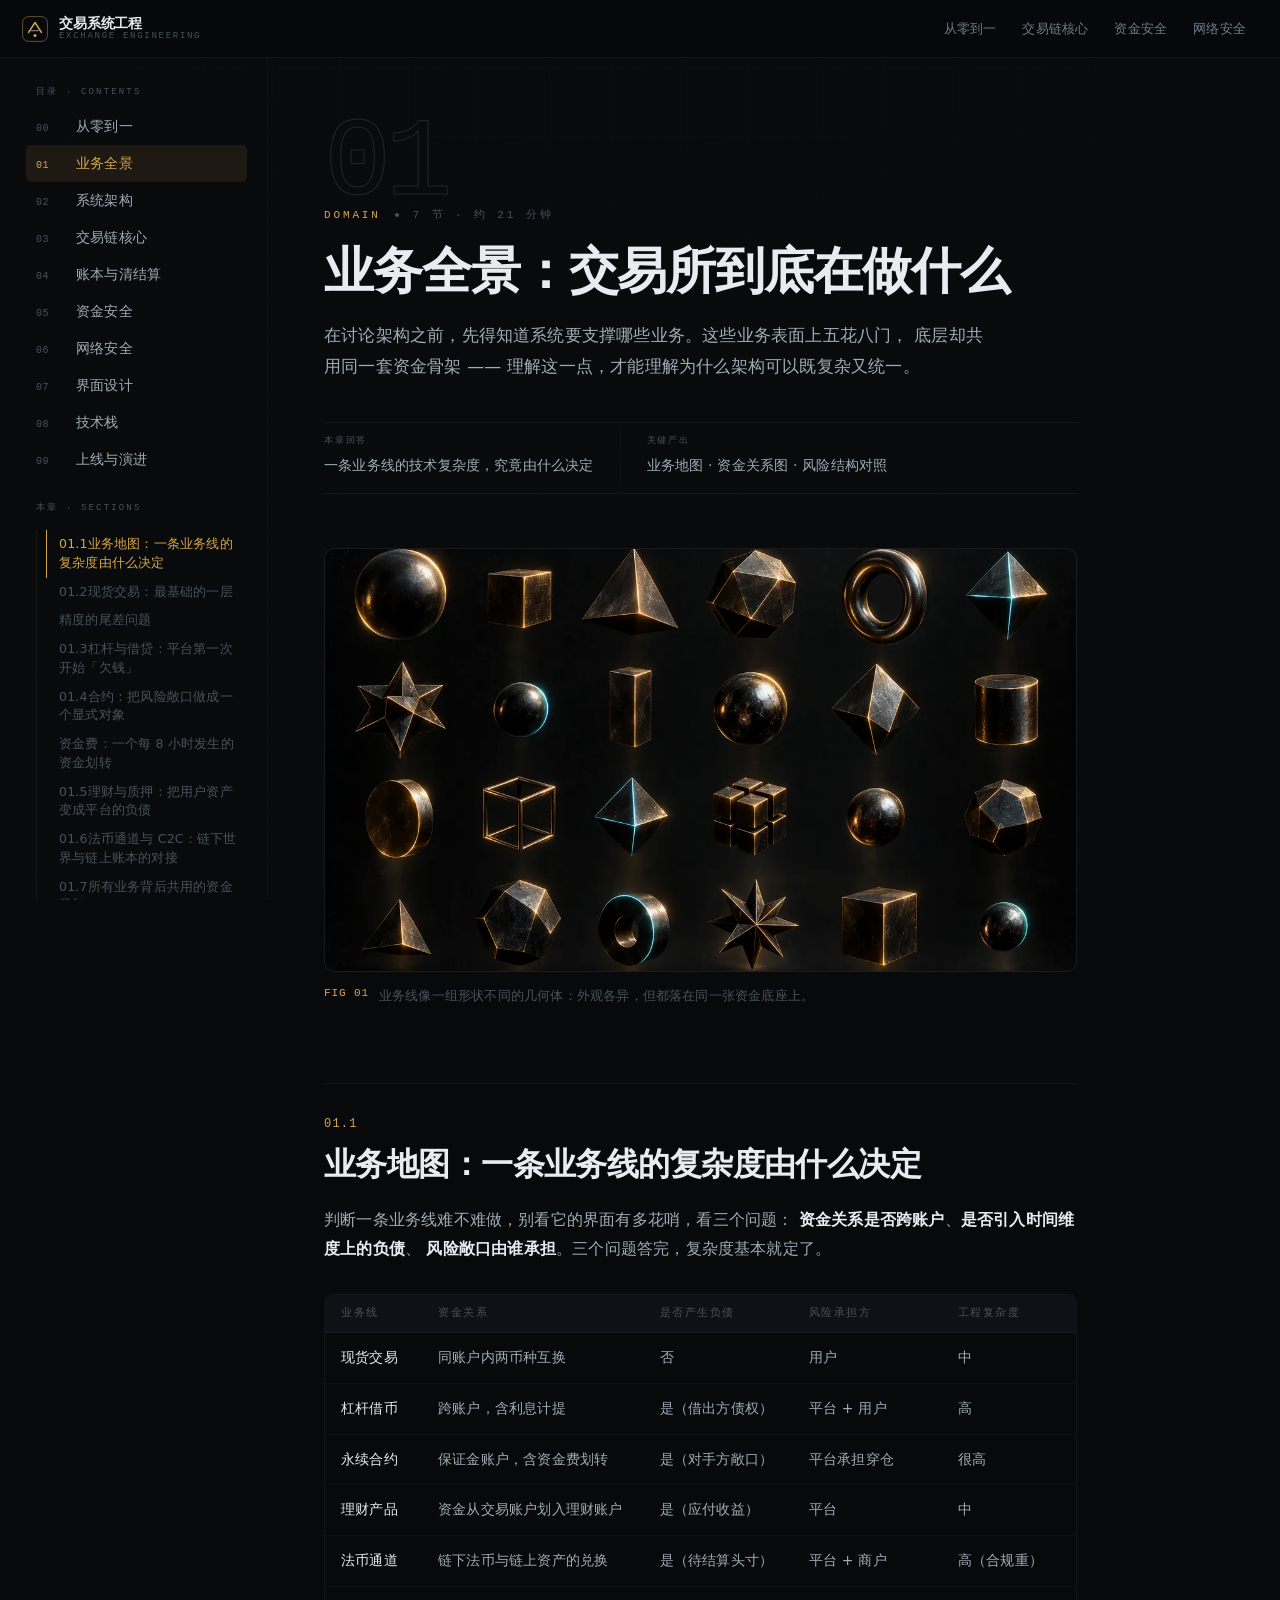
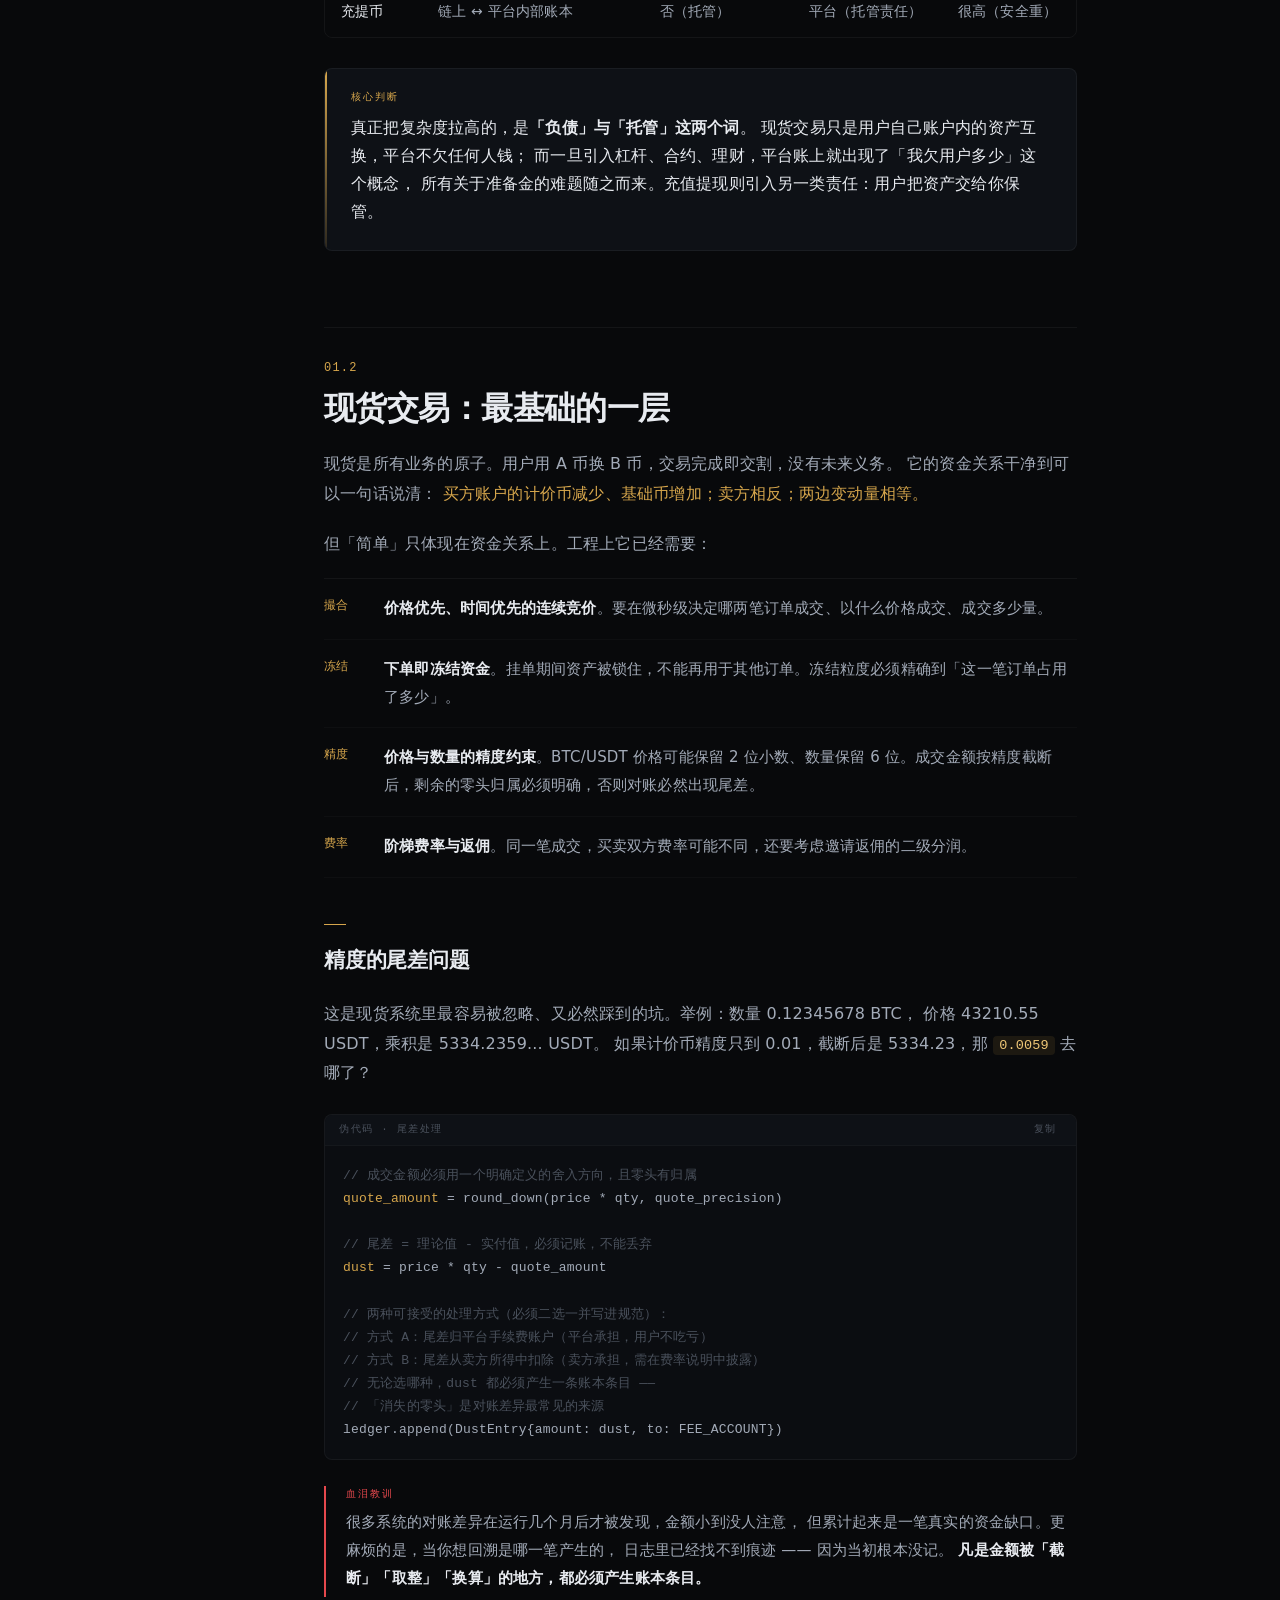
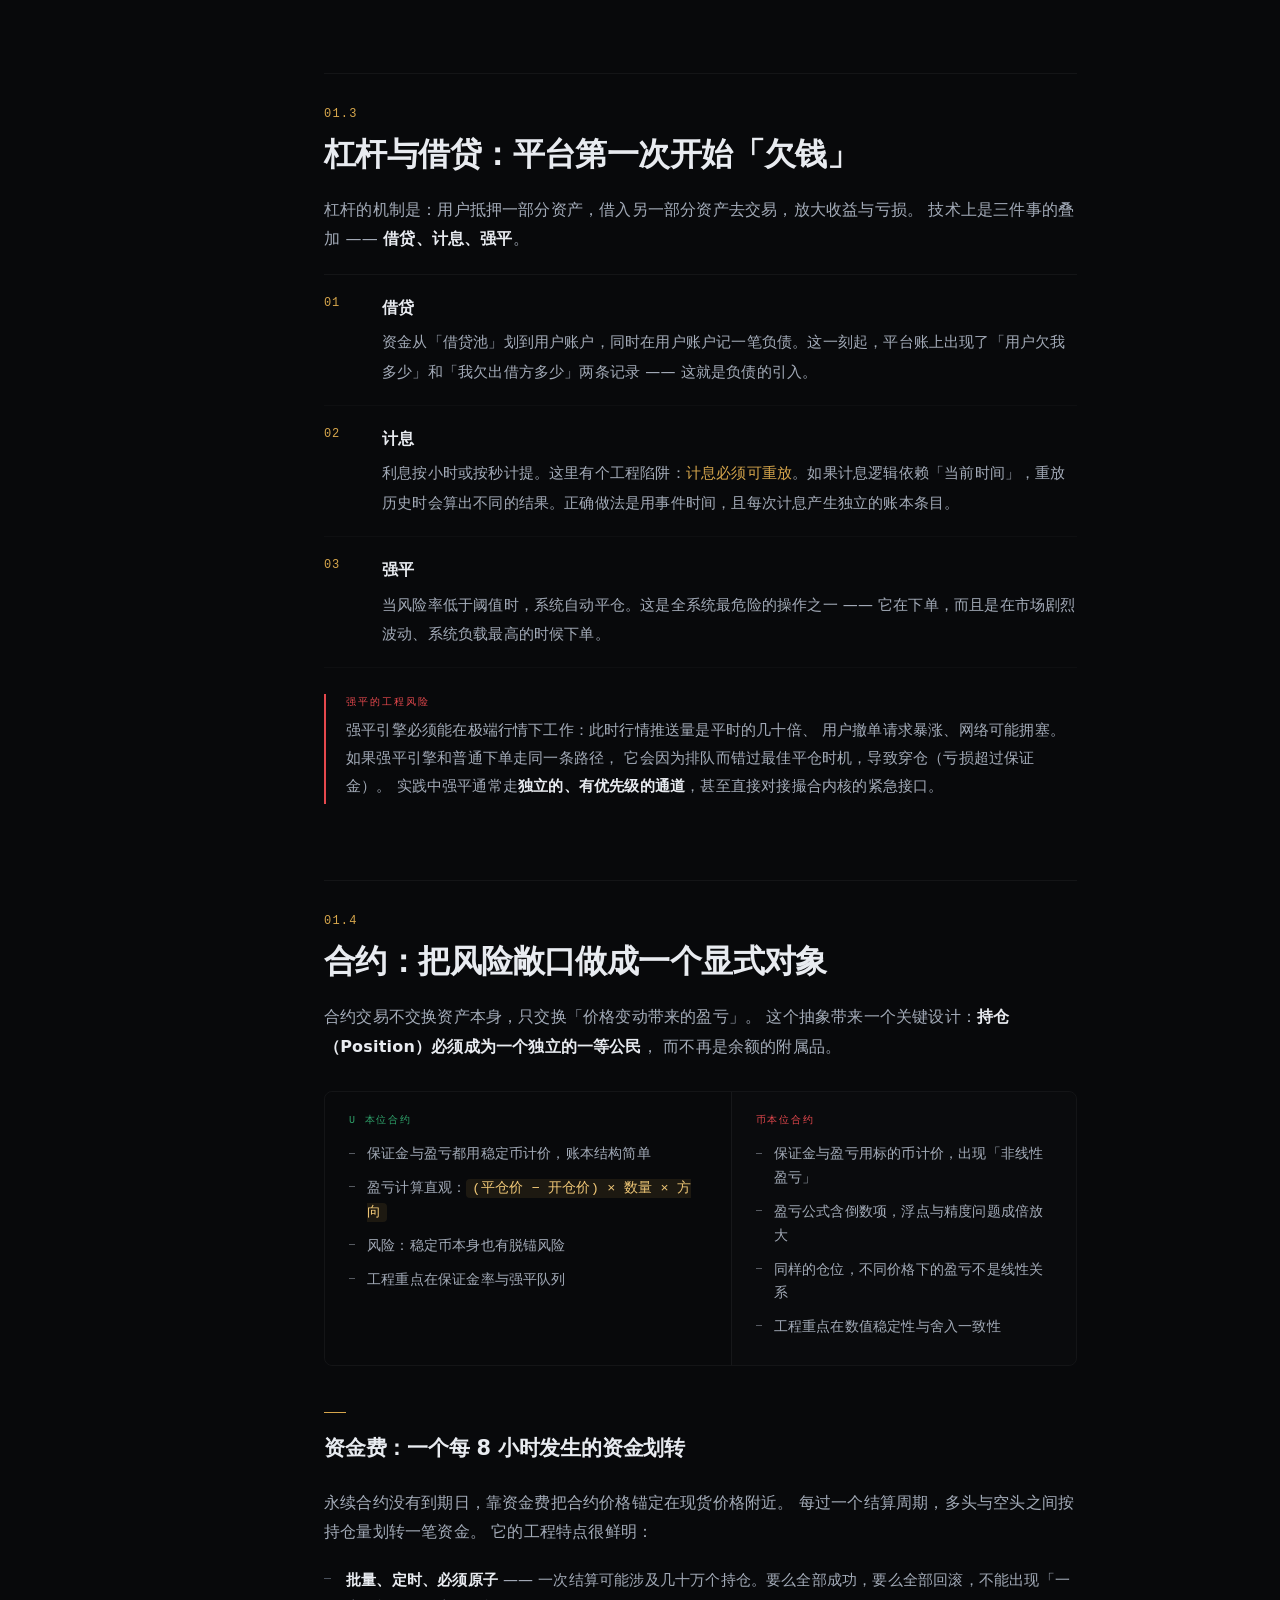
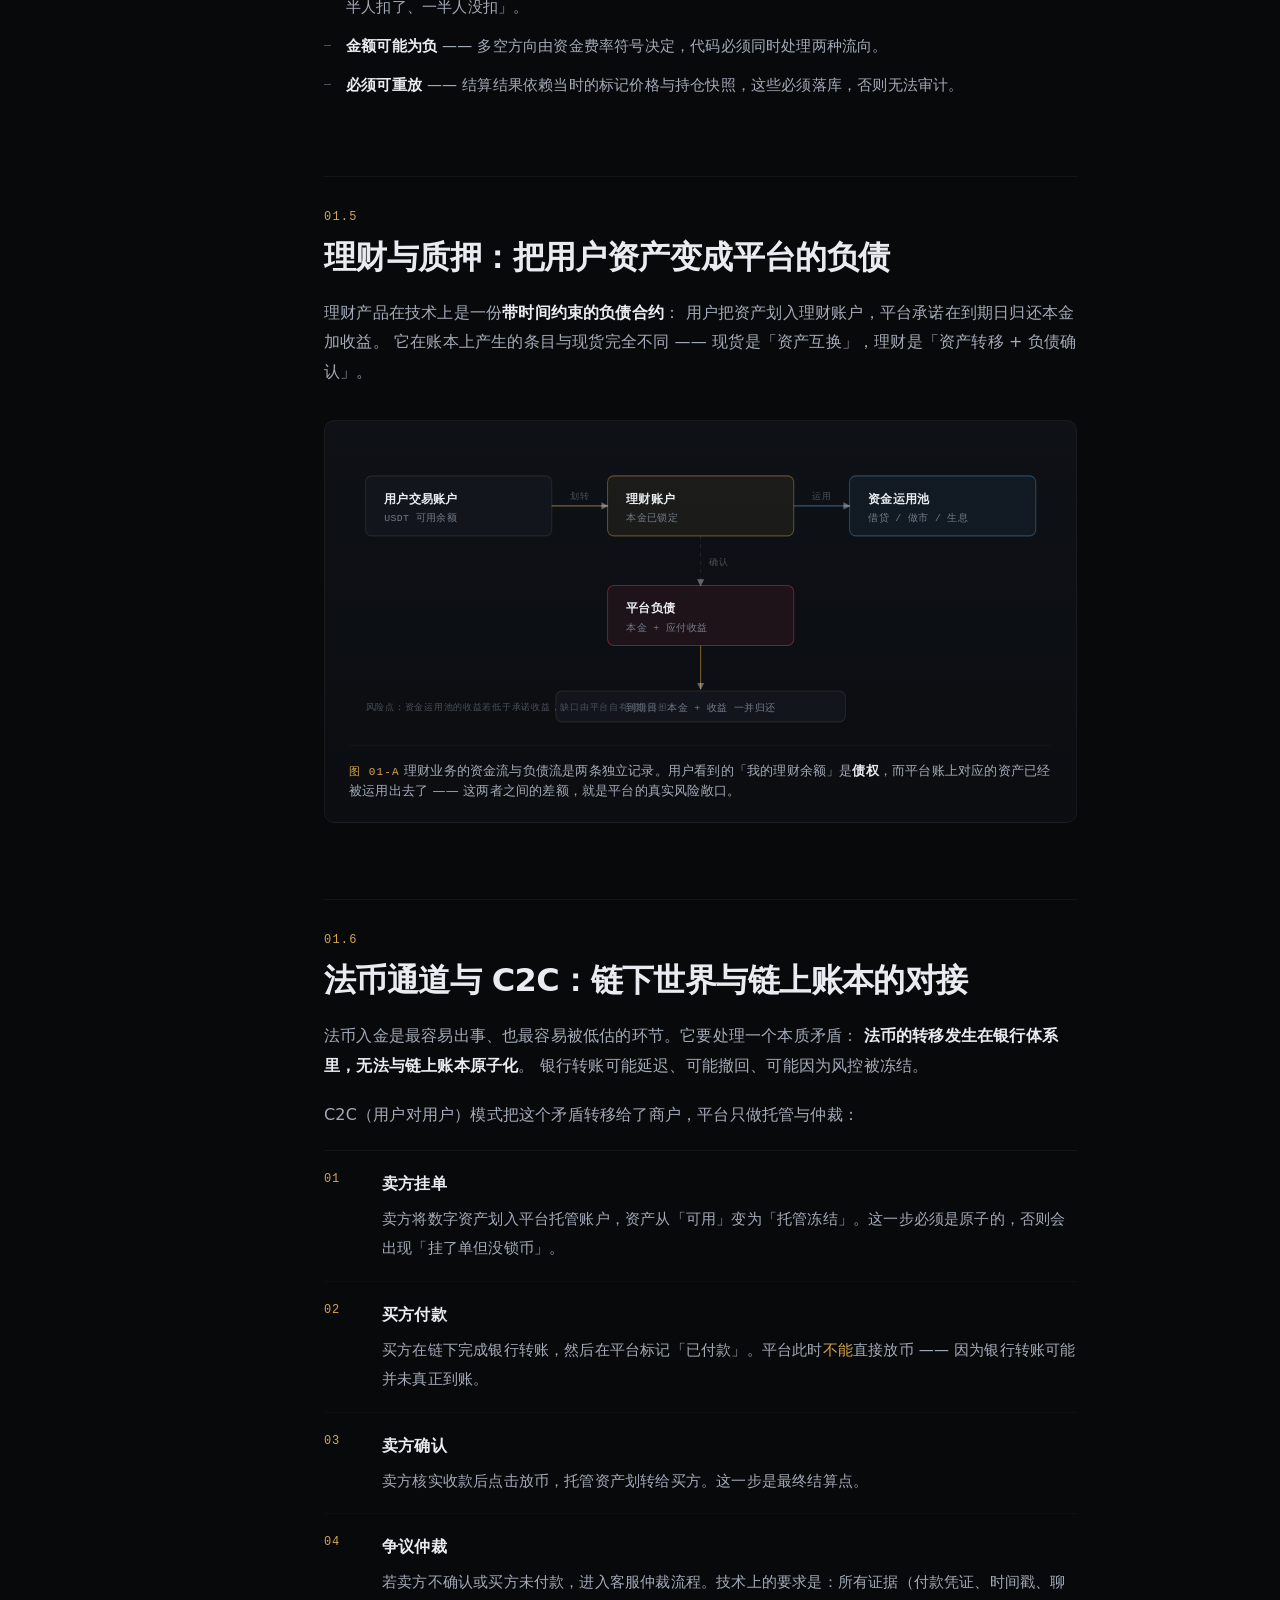
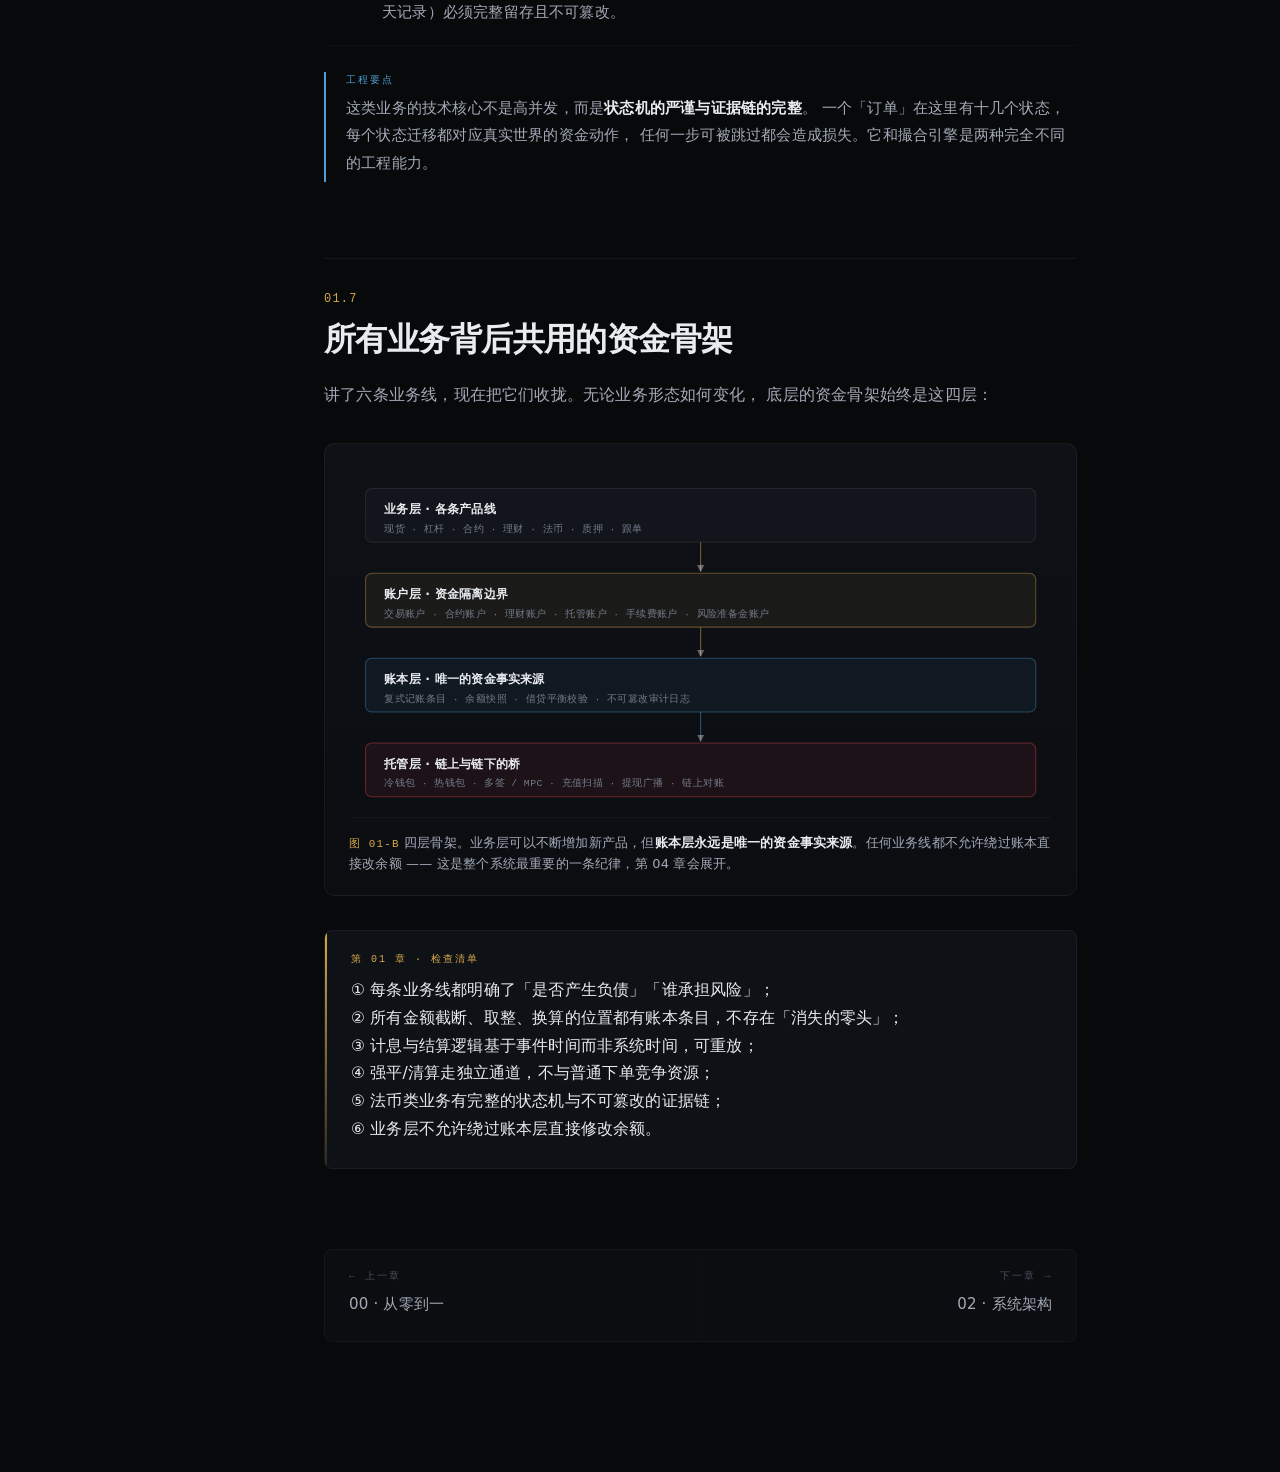
<file: chapters/01-domain.html>
<!DOCTYPE html>
<html lang="zh-CN">
<head>
<meta charset="UTF-8">
<meta name="viewport" content="width=device-width, initial-scale=1">
<title>01 · 业务全景 — 交易系统工程</title>
<meta name="description" content="现货、杠杆、合约、理财、法币通道分别是什么，各自的资金关系与风险结构，以及所有业务线背后共用的那一套资金骨架。">
<meta name="theme-color" content="#08090B">
<link rel="stylesheet" href="../css/style.css">
<link rel="icon" href="data:image/svg+xml,%3Csvg xmlns='http://www.w3.org/2000/svg' viewBox='0 0 26 26'%3E%3Crect width='26' height='26' rx='6' fill='%2308090B'/%3E%3Cpath d='M6.5 16.5 L13 6.5 L19.5 16.5' stroke='%23D6A64C' stroke-width='1.6' fill='none' stroke-linejoin='round'/%3E%3C/svg%3E">
</head>
<body data-page="01-domain">

<div class="progress" aria-hidden="true"><i></i></div>
<header data-topbar></header>
<div class="scrim" aria-hidden="true"></div>

<div class="shell">
  <aside data-rail></aside>

  <main class="doc">
    <div class="doc__inner">

      <header class="chapter-head">
        <span class="chapter-mark">01</span>
        <div class="chapter-head__meta">
          <span class="eyebrow eyebrow--gold">Domain</span>
          <span class="dot"></span>
          <span class="eyebrow">7 节 · 约 21 分钟</span>
        </div>
        <h1>业务全景：交易所到底在做什么</h1>
        <p class="chapter-head__lede">
          在讨论架构之前，先得知道系统要支撑哪些业务。这些业务表面上五花八门，
          底层却共用同一套资金骨架 —— 理解这一点，才能理解为什么架构可以既复杂又统一。
        </p>
        <dl class="chapter-strip">
          <div><dt>本章回答</dt><dd>一条业务线的技术复杂度，究竟由什么决定</dd></div>
          <div><dt>关键产出</dt><dd>业务地图 · 资金关系图 · 风险结构对照</dd></div>
        </dl>
      </header>

      <figure class="fig rv">
        <div class="fig__frame">
          <img src="../assets/images/ch01-domain.webp" width="1200" height="675"
               alt="暗色空间中排列规整的金属几何体" decoding="async">
        </div>
        <figcaption><b>FIG 01</b> 业务线像一组形状不同的几何体：外观各异，但都落在同一张资金底座上。</figcaption>
      </figure>

      <article class="prose" data-article>

        <h2 class="sec" id="s1"><span class="sec__no">01.1</span>业务地图：一条业务线的复杂度由什么决定</h2>

        <p>
          判断一条业务线难不难做，别看它的界面有多花哨，看三个问题：
          <strong>资金关系是否跨账户</strong>、<strong>是否引入时间维度上的负债</strong>、
          <strong>风险敞口由谁承担</strong>。三个问题答完，复杂度基本就定了。
        </p>

        <div class="tbl">
          <table>
            <thead>
              <tr><th>业务线</th><th>资金关系</th><th>是否产生负债</th><th>风险承担方</th><th>工程复杂度</th></tr>
            </thead>
            <tbody>
              <tr><td>现货交易</td><td>同账户内两币种互换</td><td>否</td><td>用户</td><td>中</td></tr>
              <tr><td>杠杆借币</td><td>跨账户，含利息计提</td><td>是（借出方债权）</td><td>平台 + 用户</td><td>高</td></tr>
              <tr><td>永续合约</td><td>保证金账户，含资金费划转</td><td>是（对手方敞口）</td><td>平台承担穿仓</td><td>很高</td></tr>
              <tr><td>理财产品</td><td>资金从交易账户划入理财账户</td><td>是（应付收益）</td><td>平台</td><td>中</td></tr>
              <tr><td>法币通道</td><td>链下法币与链上资产的兑换</td><td>是（待结算头寸）</td><td>平台 + 商户</td><td>高（合规重）</td></tr>
              <tr><td>充提币</td><td>链上 ↔ 平台内部账本</td><td>否（托管）</td><td>平台（托管责任）</td><td>很高（安全重）</td></tr>
            </tbody>
          </table>
        </div>

        <div class="keyline">
          <span class="keyline__tag">核心判断</span>
          <p>
            真正把复杂度拉高的，是<strong>「负债」与「托管」这两个词</strong>。
            现货交易只是用户自己账户内的资产互换，平台不欠任何人钱；
            而一旦引入杠杆、合约、理财，平台账上就出现了「我欠用户多少」这个概念，
            所有关于准备金的难题随之而来。充值提现则引入另一类责任：用户把资产交给你保管。
          </p>
        </div>

        <h2 class="sec" id="s2"><span class="sec__no">01.2</span>现货交易：最基础的一层</h2>

        <p>
          现货是所有业务的原子。用户用 A 币换 B 币，交易完成即交割，没有未来义务。
          它的资金关系干净到可以一句话说清：
          <em>买方账户的计价币减少、基础币增加；卖方相反；两边变动量相等。</em>
        </p>

        <p>但「简单」只体现在资金关系上。工程上它已经需要：</p>

        <ul class="list-lines">
          <li><span class="k">撮合</span><span class="v"><b>价格优先、时间优先的连续竞价</b>。要在微秒级决定哪两笔订单成交、以什么价格成交、成交多少量。</span></li>
          <li><span class="k">冻结</span><span class="v"><b>下单即冻结资金</b>。挂单期间资产被锁住，不能再用于其他订单。冻结粒度必须精确到「这一笔订单占用了多少」。</span></li>
          <li><span class="k">精度</span><span class="v"><b>价格与数量的精度约束</b>。BTC/USDT 价格可能保留 2 位小数、数量保留 6 位。成交金额按精度截断后，剩余的零头归属必须明确，否则对账必然出现尾差。</span></li>
          <li><span class="k">费率</span><span class="v"><b>阶梯费率与返佣</b>。同一笔成交，买卖双方费率可能不同，还要考虑邀请返佣的二级分润。</span></li>
        </ul>

        <h3 class="sub" id="s2-1">精度的尾差问题</h3>

        <p>
          这是现货系统里最容易被忽略、又必然踩到的坑。举例：数量 0.12345678 BTC，
          价格 43210.55 USDT，乘积是 5334.2359... USDT。
          如果计价币精度只到 0.01，截断后是 5334.23，那 <code>0.0059</code> 去哪了？
        </p>

        <div class="code">
          <div class="code__bar"><span class="code__lang">伪代码 · 尾差处理</span><button class="code__copy" type="button">复制</button></div>
<pre><span class="c">// 成交金额必须用一个明确定义的舍入方向，且零头有归属</span>
<span class="k">quote_amount</span> = round_down(price * qty, quote_precision)

<span class="c">// 尾差 = 理论值 - 实付值，必须记账，不能丢弃</span>
<span class="k">dust</span> = price * qty - quote_amount

<span class="c">// 两种可接受的处理方式（必须二选一并写进规范）：</span>
<span class="c">// 方式 A：尾差归平台手续费账户（平台承担，用户不吃亏）</span>
<span class="c">// 方式 B：尾差从卖方所得中扣除（卖方承担，需在费率说明中披露）</span>
<span class="c">// 无论选哪种，dust 都必须产生一条账本条目 ——</span>
<span class="c">// 「消失的零头」是对账差异最常见的来源</span>
ledger.append(DustEntry{amount: dust, to: FEE_ACCOUNT})</pre>
        </div>

        <div class="note note--warn">
          <span class="note__tag">血泪教训</span>
          <p>
            很多系统的对账差异在运行几个月后才被发现，金额小到没人注意，
            但累计起来是一笔真实的资金缺口。更麻烦的是，当你想回溯是哪一笔产生的，
            日志里已经找不到痕迹 —— 因为当初根本没记。
            <strong>凡是金额被「截断」「取整」「换算」的地方，都必须产生账本条目。</strong>
          </p>
        </div>

        <h2 class="sec" id="s3"><span class="sec__no">01.3</span>杠杆与借贷：平台第一次开始「欠钱」</h2>

        <p>
          杠杆的机制是：用户抵押一部分资产，借入另一部分资产去交易，放大收益与亏损。
          技术上是三件事的叠加 —— <strong>借贷、计息、强平</strong>。
        </p>

        <ol class="steps">
          <li><b>借贷</b><span>资金从「借贷池」划到用户账户，同时在用户账户记一笔负债。这一刻起，平台账上出现了「用户欠我多少」和「我欠出借方多少」两条记录 —— 这就是负债的引入。</span></li>
          <li><b>计息</b><span>利息按小时或按秒计提。这里有个工程陷阱：<em>计息必须可重放</em>。如果计息逻辑依赖「当前时间」，重放历史时会算出不同的结果。正确做法是用事件时间，且每次计息产生独立的账本条目。</span></li>
          <li><b>强平</b><span>当风险率低于阈值时，系统自动平仓。这是全系统最危险的操作之一 —— 它在下单，而且是在市场剧烈波动、系统负载最高的时候下单。</span></li>
        </ol>

        <div class="note note--warn">
          <span class="note__tag">强平的工程风险</span>
          <p>
            强平引擎必须能在极端行情下工作：此时行情推送量是平时的几十倍、
            用户撤单请求暴涨、网络可能拥塞。如果强平引擎和普通下单走同一条路径，
            它会因为排队而错过最佳平仓时机，导致穿仓（亏损超过保证金）。
            实践中强平通常走<strong>独立的、有优先级的通道</strong>，甚至直接对接撮合内核的紧急接口。
          </p>
        </div>

        <h2 class="sec" id="s4"><span class="sec__no">01.4</span>合约：把风险敞口做成一个显式对象</h2>

        <p>
          合约交易不交换资产本身，只交换「价格变动带来的盈亏」。
          这个抽象带来一个关键设计：<strong>持仓（Position）必须成为一个独立的一等公民</strong>，
          而不再是余额的附属品。
        </p>

        <div class="compare">
          <div class="good">
            <h5>U 本位合约</h5>
            <ul>
              <li>保证金与盈亏都用稳定币计价，账本结构简单</li>
              <li>盈亏计算直观：<code>(平仓价 − 开仓价) × 数量 × 方向</code></li>
              <li>风险：稳定币本身也有脱锚风险</li>
              <li>工程重点在保证金率与强平队列</li>
            </ul>
          </div>
          <div class="bad">
            <h5>币本位合约</h5>
            <ul>
              <li>保证金与盈亏用标的币计价，出现「非线性盈亏」</li>
              <li>盈亏公式含倒数项，浮点与精度问题成倍放大</li>
              <li>同样的仓位，不同价格下的盈亏不是线性关系</li>
              <li>工程重点在数值稳定性与舍入一致性</li>
            </ul>
          </div>
        </div>

        <h3 class="sub" id="s4-1">资金费：一个每 8 小时发生的资金划转</h3>

        <p>
          永续合约没有到期日，靠资金费把合约价格锚定在现货价格附近。
          每过一个结算周期，多头与空头之间按持仓量划转一笔资金。
          它的工程特点很鲜明：
        </p>

        <ul class="bullets">
          <li><strong>批量、定时、必须原子</strong> —— 一次结算可能涉及几十万个持仓。要么全部成功，要么全部回滚，不能出现「一半人扣了、一半人没扣」。</li>
          <li><strong>金额可能为负</strong> —— 多空方向由资金费率符号决定，代码必须同时处理两种流向。</li>
          <li><strong>必须可重放</strong> —— 结算结果依赖当时的标记价格与持仓快照，这些必须落库，否则无法审计。</li>
        </ul>

        <h2 class="sec" id="s5"><span class="sec__no">01.5</span>理财与质押：把用户资产变成平台的负债</h2>

        <p>
          理财产品在技术上是一份<strong>带时间约束的负债合约</strong>：
          用户把资产划入理财账户，平台承诺在到期日归还本金加收益。
          它在账本上产生的条目与现货完全不同 —— 现货是「资产互换」，理财是「资产转移 + 负债确认」。
        </p>

        <div class="diagram rv">
          <svg viewBox="0 0 680 268" role="img" aria-label="理财业务的资金与负债关系">
            <defs>
              <marker id="ar" markerWidth="7" markerHeight="7" refX="6" refY="3.5" orient="auto">
                <path d="M0,0 L7,3.5 L0,7 z" fill="rgba(255,255,255,.35)"/>
              </marker>
            </defs>
            <rect class="dg-node" x="16" y="26" width="180" height="58" rx="6"/>
            <text class="dg-t" x="34" y="52">用户交易账户</text>
            <text class="dg-s" x="34" y="70">USDT 可用余额</text>

            <rect class="dg-node dg-node--gold" x="250" y="26" width="180" height="58" rx="6"/>
            <text class="dg-t" x="268" y="52">理财账户</text>
            <text class="dg-s" x="268" y="70">本金已锁定</text>

            <rect class="dg-node dg-node--cyan" x="484" y="26" width="180" height="58" rx="6"/>
            <text class="dg-t" x="502" y="52">资金运用池</text>
            <text class="dg-s" x="502" y="70">借贷 / 做市 / 生息</text>

            <path class="dg-line dg-line--gold" d="M196,55 H250" marker-end="url(#ar)"/>
            <text class="dg-label" x="223" y="48" text-anchor="middle">划转</text>

            <path class="dg-line dg-line--cyan" d="M430,55 H484" marker-end="url(#ar)"/>
            <text class="dg-label" x="457" y="48" text-anchor="middle">运用</text>

            <!-- 负债确认 -->
            <rect class="dg-node dg-node--up" x="250" y="132" width="180" height="58" rx="6"/>
            <text class="dg-t" x="268" y="158">平台负债</text>
            <text class="dg-s" x="268" y="176">本金 + 应付收益</text>

            <path class="dg-line dg-line--dash" d="M340,84 V132" marker-end="url(#ar)"/>
            <text class="dg-label" x="348" y="112">确认</text>

            <path class="dg-line dg-line--gold" d="M340,190 V232" marker-end="url(#ar)"/>
            <rect class="dg-node" x="200" y="234" width="280" height="30" rx="6"/>
            <text class="dg-s" x="340" y="253" text-anchor="middle">到期日：本金 + 收益 一并归还</text>

            <text class="dg-label" x="16" y="252">风险点：资金运用池的收益若低于承诺收益，缺口由平台自有资金承担</text>
          </svg>
          <p class="diagram__cap"><b>图 01-A</b> 理财业务的资金流与负债流是两条独立记录。用户看到的「我的理财余额」是<strong>债权</strong>，而平台账上对应的资产已经被运用出去了 —— 这两者之间的差额，就是平台的真实风险敞口。</p>
        </div>

        <h2 class="sec" id="s6"><span class="sec__no">01.6</span>法币通道与 C2C：链下世界与链上账本的对接</h2>

        <p>
          法币入金是最容易出事、也最容易被低估的环节。它要处理一个本质矛盾：
          <strong>法币的转移发生在银行体系里，无法与链上账本原子化</strong>。
          银行转账可能延迟、可能撤回、可能因为风控被冻结。
        </p>

        <p>C2C（用户对用户）模式把这个矛盾转移给了商户，平台只做托管与仲裁：</p>

        <ol class="steps">
          <li><b>卖方挂单</b><span>卖方将数字资产划入平台托管账户，资产从「可用」变为「托管冻结」。这一步必须是原子的，否则会出现「挂了单但没锁币」。</span></li>
          <li><b>买方付款</b><span>买方在链下完成银行转账，然后在平台标记「已付款」。平台此时<em>不能</em>直接放币 —— 因为银行转账可能并未真正到账。</span></li>
          <li><b>卖方确认</b><span>卖方核实收款后点击放币，托管资产划转给买方。这一步是最终结算点。</span></li>
          <li><b>争议仲裁</b><span>若卖方不确认或买方未付款，进入客服仲裁流程。技术上的要求是：所有证据（付款凭证、时间戳、聊天记录）必须完整留存且不可篡改。</span></li>
        </ol>

        <div class="note note--info">
          <span class="note__tag">工程要点</span>
          <p>
            这类业务的技术核心不是高并发，而是<strong>状态机的严谨与证据链的完整</strong>。
            一个「订单」在这里有十几个状态，每个状态迁移都对应真实世界的资金动作，
            任何一步可被跳过都会造成损失。它和撮合引擎是两种完全不同的工程能力。
          </p>
        </div>

        <h2 class="sec" id="s7"><span class="sec__no">01.7</span>所有业务背后共用的资金骨架</h2>

        <p>
          讲了六条业务线，现在把它们收拢。无论业务形态如何变化，
          底层的资金骨架始终是这四层：
        </p>

        <div class="diagram rv">
          <svg viewBox="0 0 680 316" role="img" aria-label="所有业务共用的四层资金骨架">
            <!-- 业务层 -->
            <rect class="dg-node" x="16" y="16" width="648" height="52" rx="6"/>
            <text class="dg-t" x="34" y="40">业务层 · 各条产品线</text>
            <text class="dg-s" x="34" y="58">现货 · 杠杆 · 合约 · 理财 · 法币 · 质押 · 跟单</text>

            <path class="dg-line dg-line--gold" d="M340,68 V96" marker-end="url(#ar)"/>

            <!-- 账户层 -->
            <rect class="dg-node dg-node--gold" x="16" y="98" width="648" height="52" rx="6"/>
            <text class="dg-t" x="34" y="122">账户层 · 资金隔离边界</text>
            <text class="dg-s" x="34" y="140">交易账户 · 合约账户 · 理财账户 · 托管账户 · 手续费账户 · 风险准备金账户</text>

            <path class="dg-line dg-line--gold" d="M340,150 V178" marker-end="url(#ar)"/>

            <!-- 账本层 -->
            <rect class="dg-node dg-node--cyan" x="16" y="180" width="648" height="52" rx="6"/>
            <text class="dg-t" x="34" y="204">账本层 · 唯一的资金事实来源</text>
            <text class="dg-s" x="34" y="222">复式记账条目 · 余额快照 · 借贷平衡校验 · 不可篡改审计日志</text>

            <path class="dg-line dg-line--cyan" d="M340,232 V260" marker-end="url(#ar)"/>

            <!-- 托管层 -->
            <rect class="dg-node dg-node--up" x="16" y="262" width="648" height="52" rx="6"/>
            <text class="dg-t" x="34" y="286">托管层 · 链上与链下的桥</text>
            <text class="dg-s" x="34" y="304">冷钱包 · 热钱包 · 多签 / MPC · 充值扫描 · 提现广播 · 链上对账</text>
          </svg>
          <p class="diagram__cap"><b>图 01-B</b> 四层骨架。业务层可以不断增加新产品，但<strong>账本层永远是唯一的资金事实来源</strong>。任何业务线都不允许绕过账本直接改余额 —— 这是整个系统最重要的一条纪律，第 04 章会展开。</p>
        </div>

        <div class="keyline">
          <span class="keyline__tag">第 01 章 · 检查清单</span>
          <p>
            ① 每条业务线都明确了「是否产生负债」「谁承担风险」；<br>
            ② 所有金额截断、取整、换算的位置都有账本条目，不存在「消失的零头」；<br>
            ③ 计息与结算逻辑基于事件时间而非系统时间，可重放；<br>
            ④ 强平/清算走独立通道，不与普通下单竞争资源；<br>
            ⑤ 法币类业务有完整的状态机与不可篡改的证据链；<br>
            ⑥ 业务层不允许绕过账本层直接修改余额。
          </p>
        </div>

      </article>

      <nav data-pager></nav>
    </div>
  </main>
</div>

<script src="../js/site.js"></script>
</body>
</html>
</file>
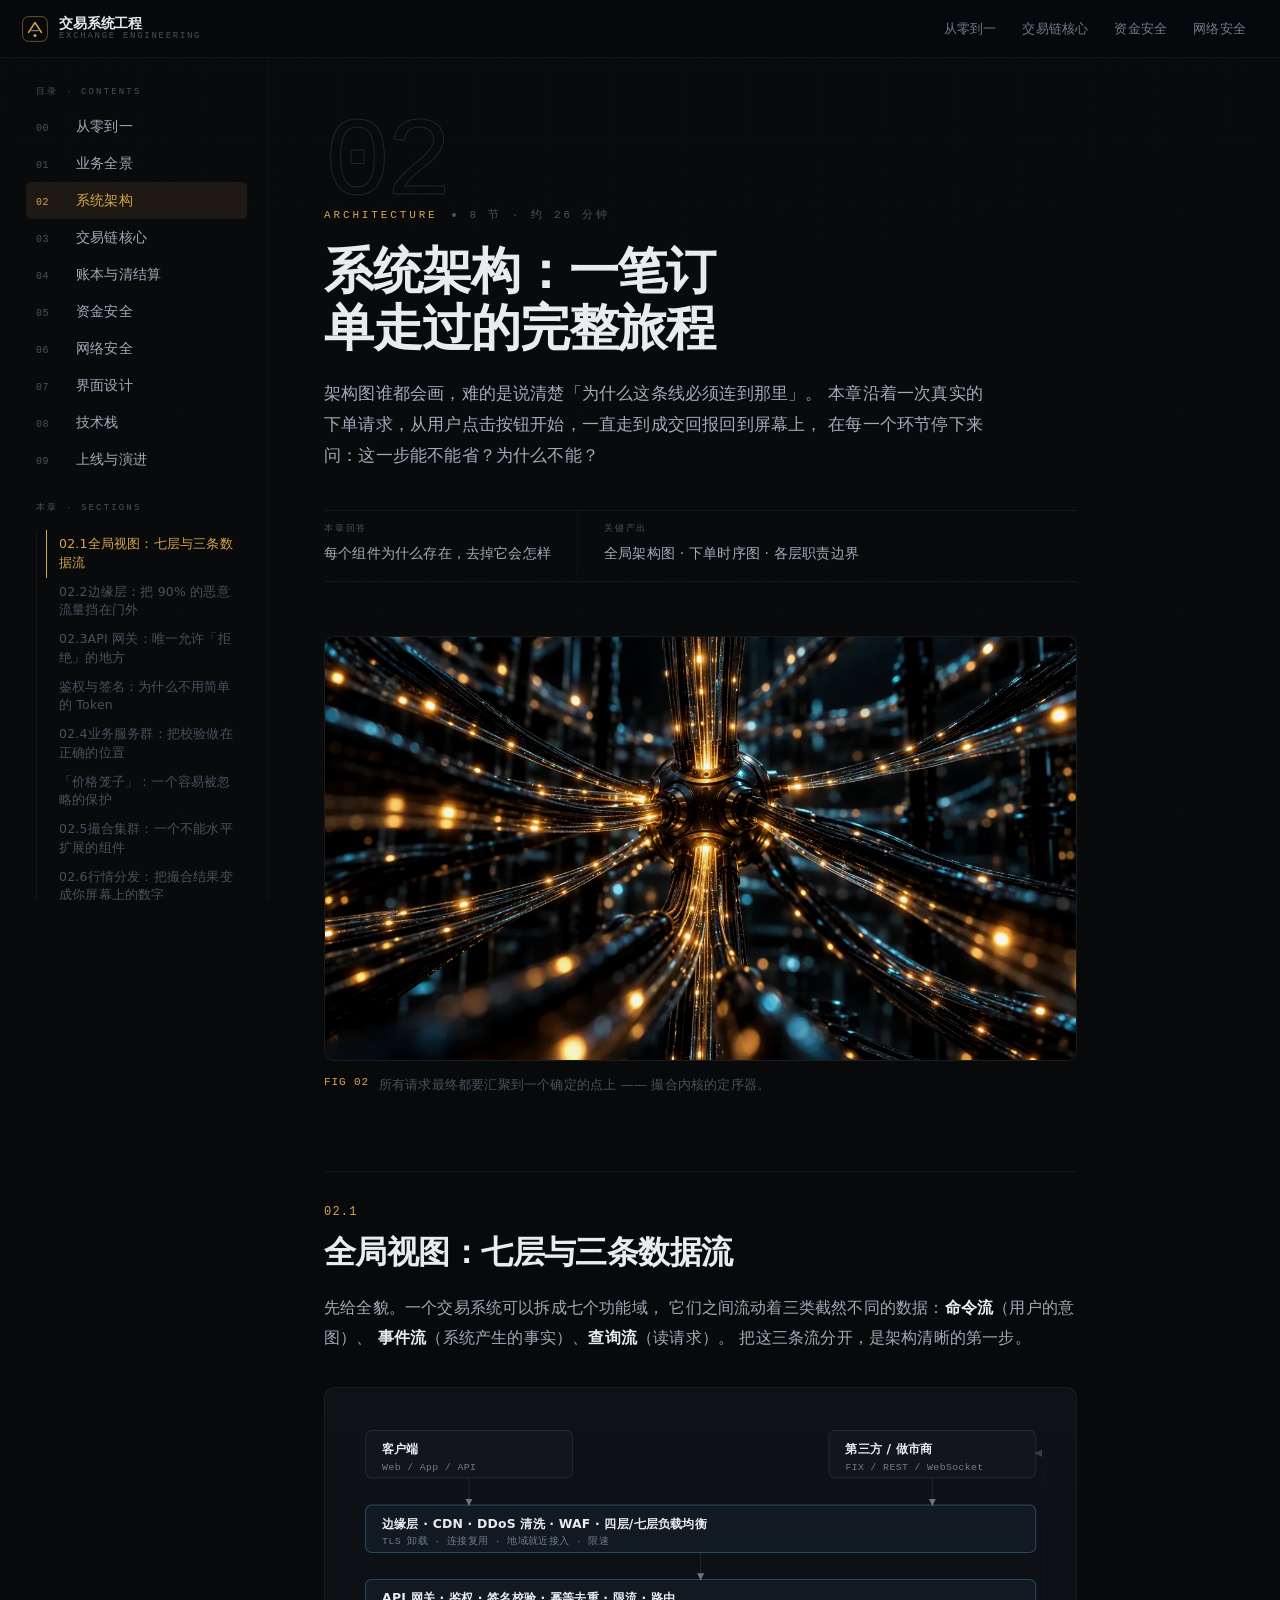
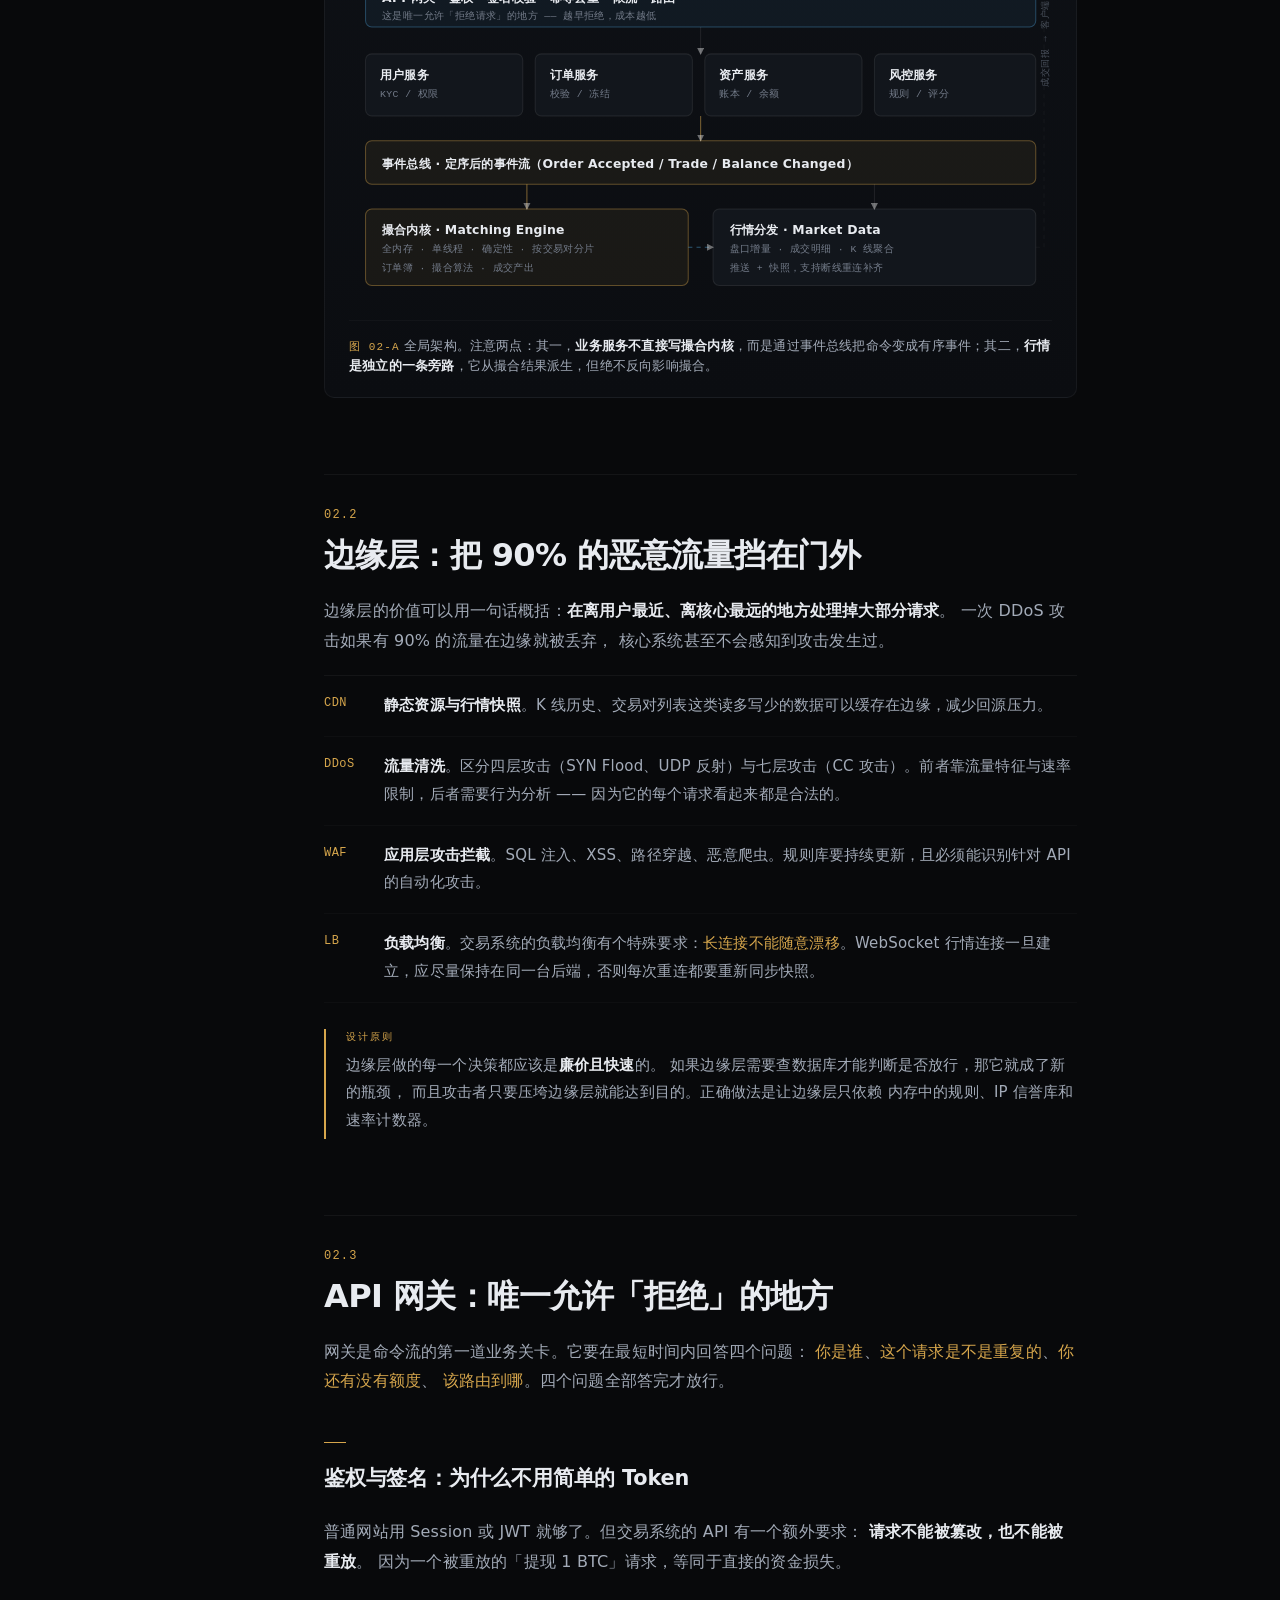
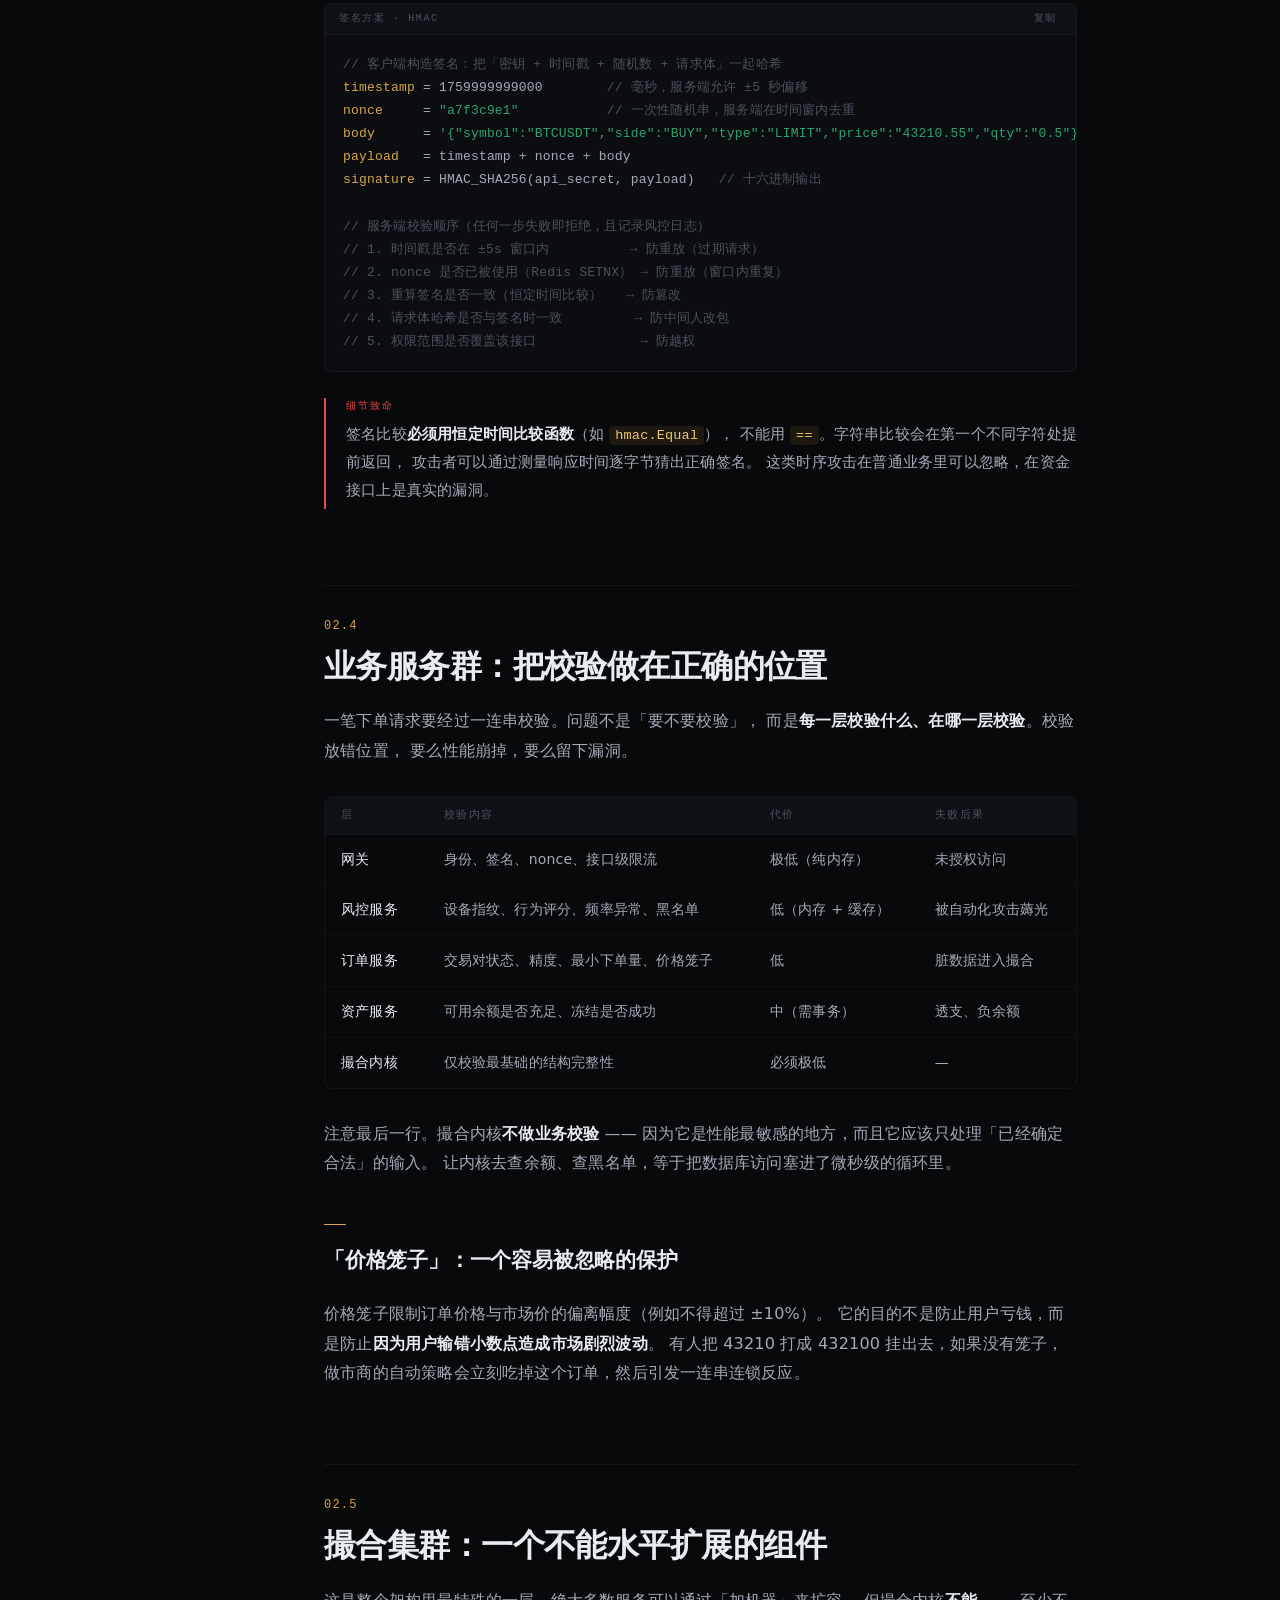
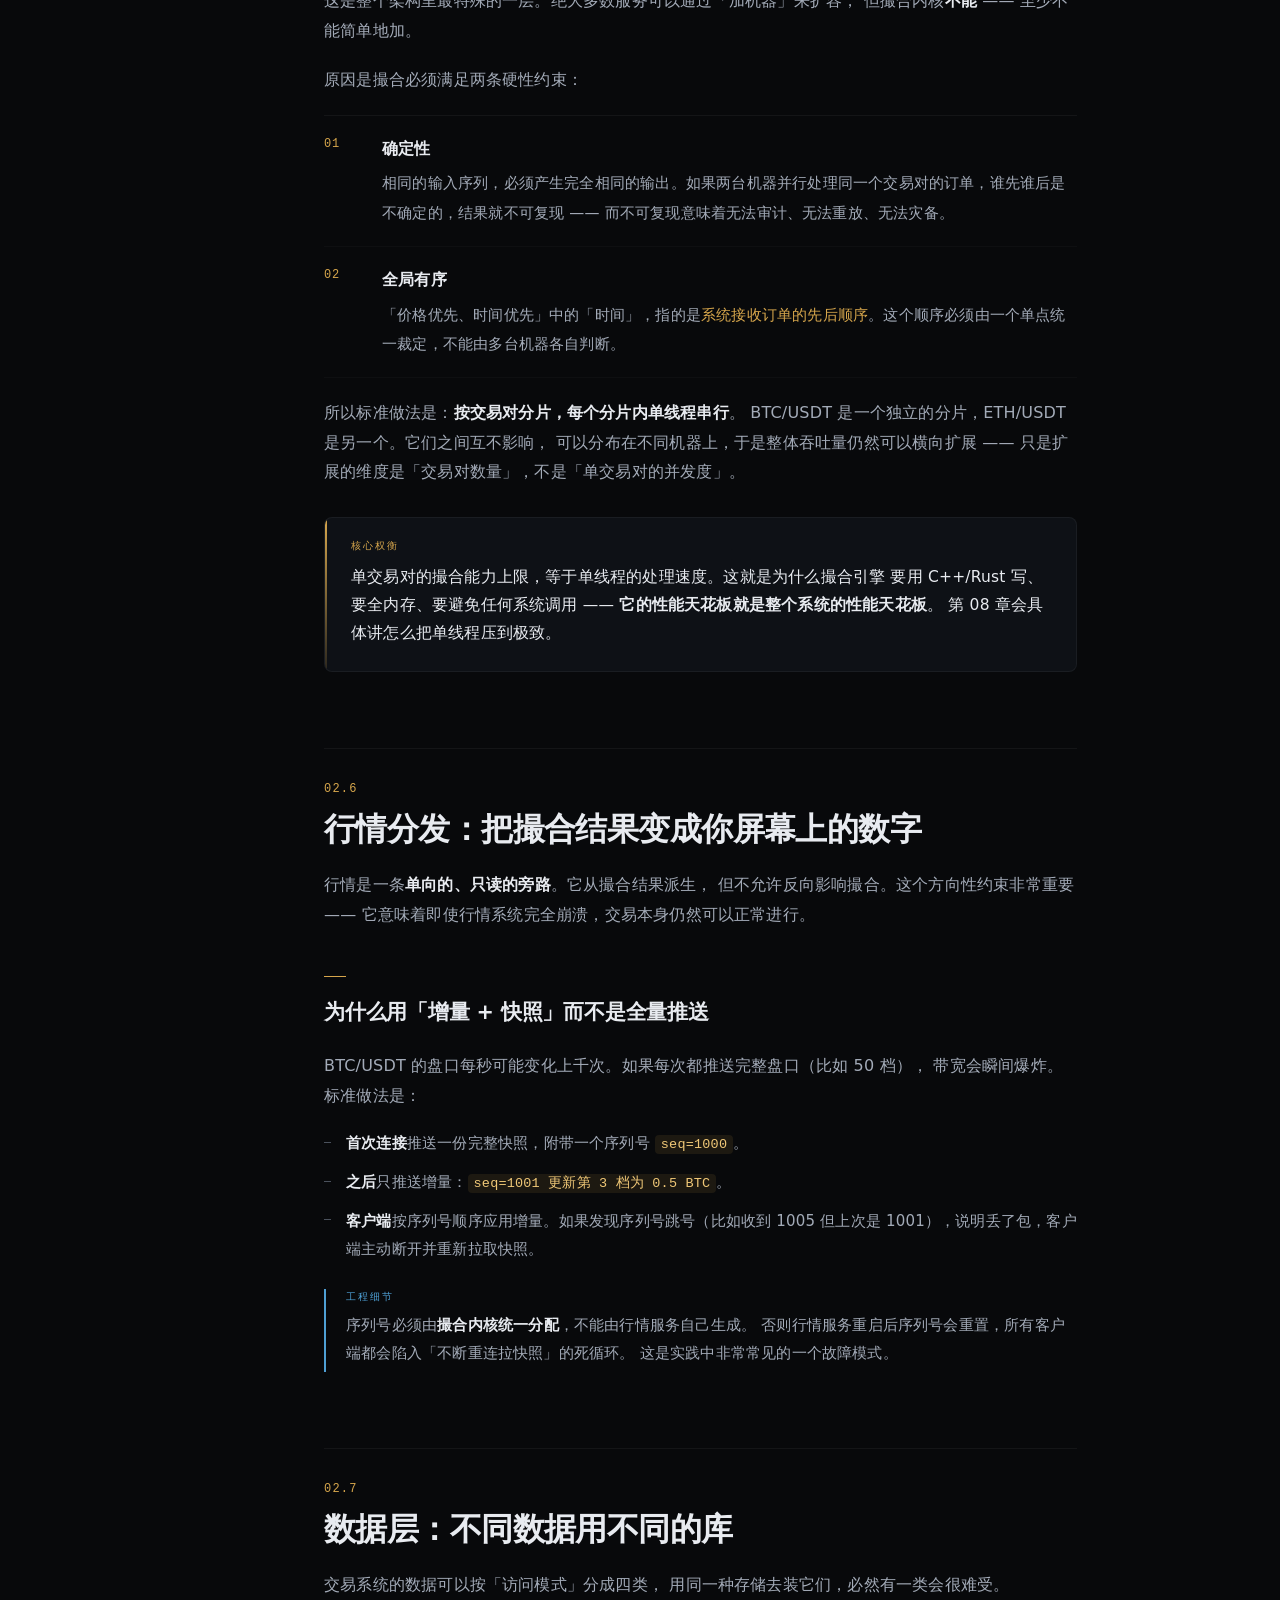
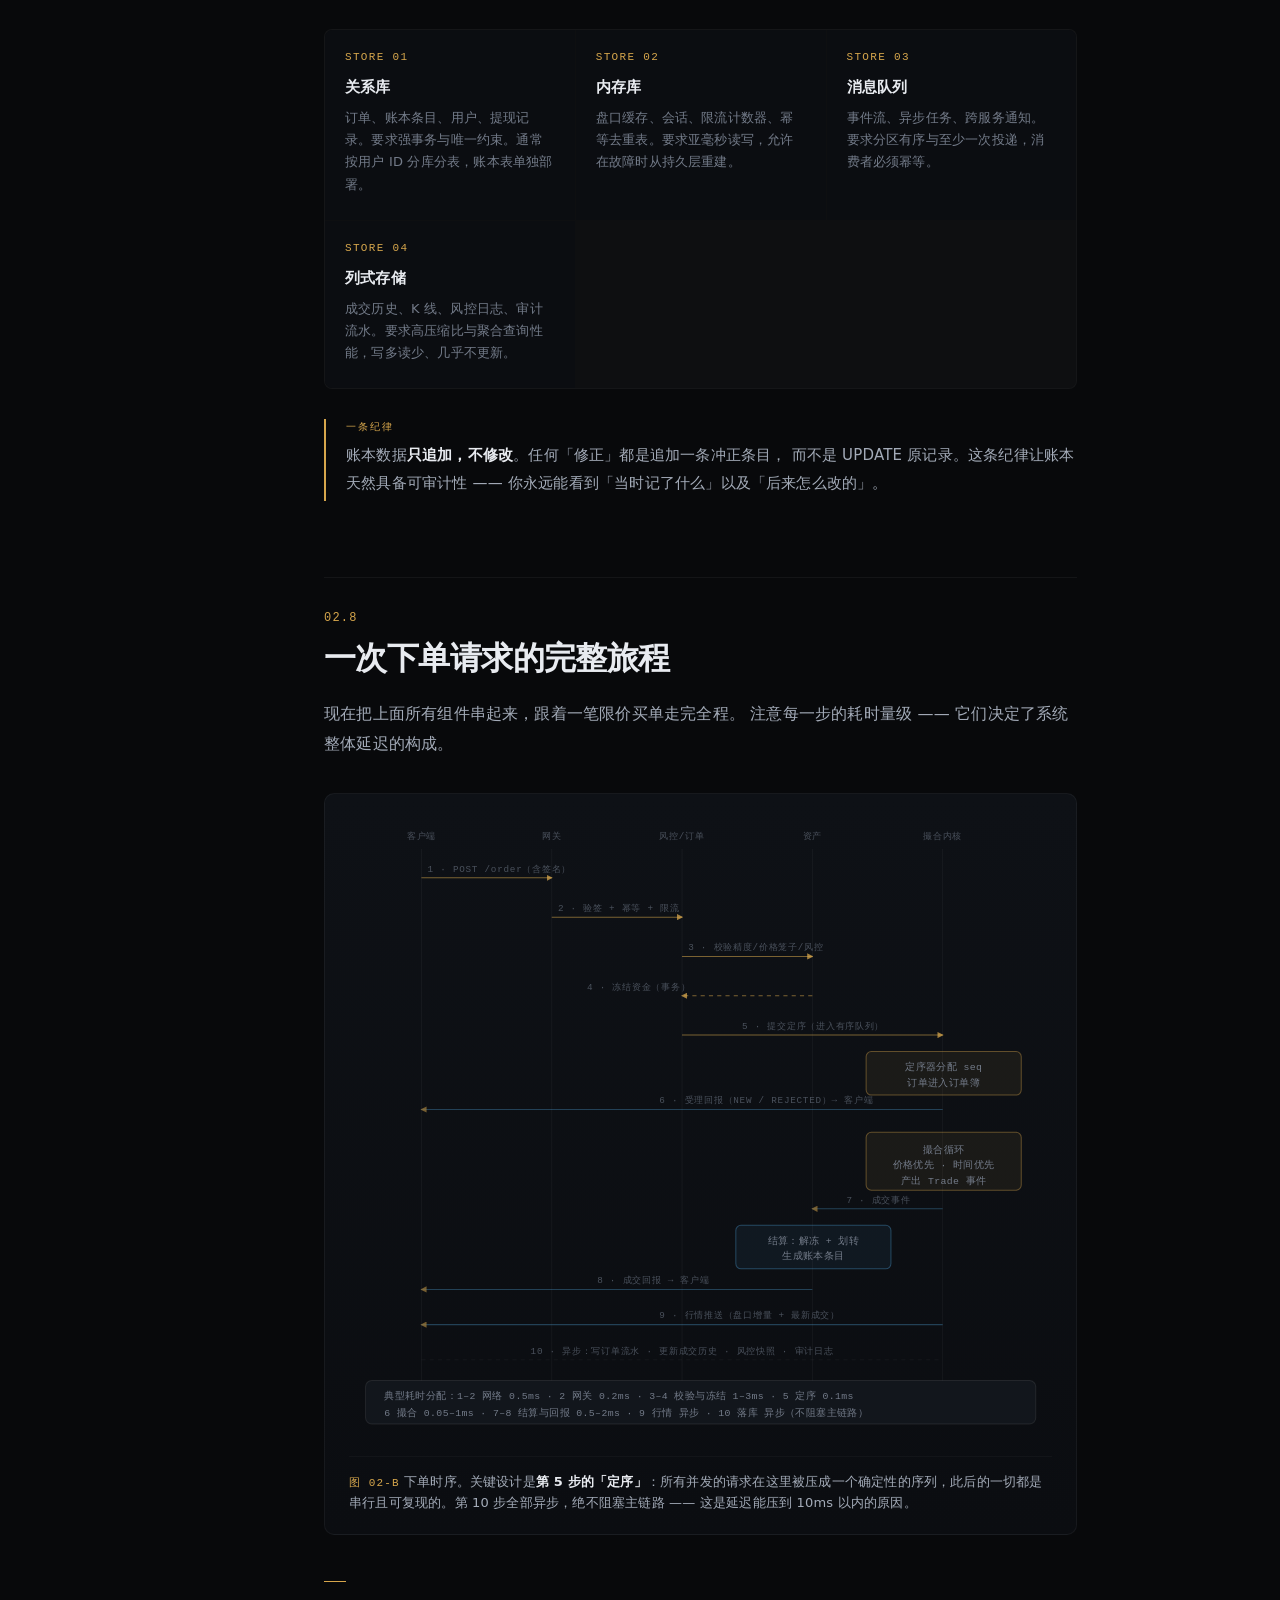
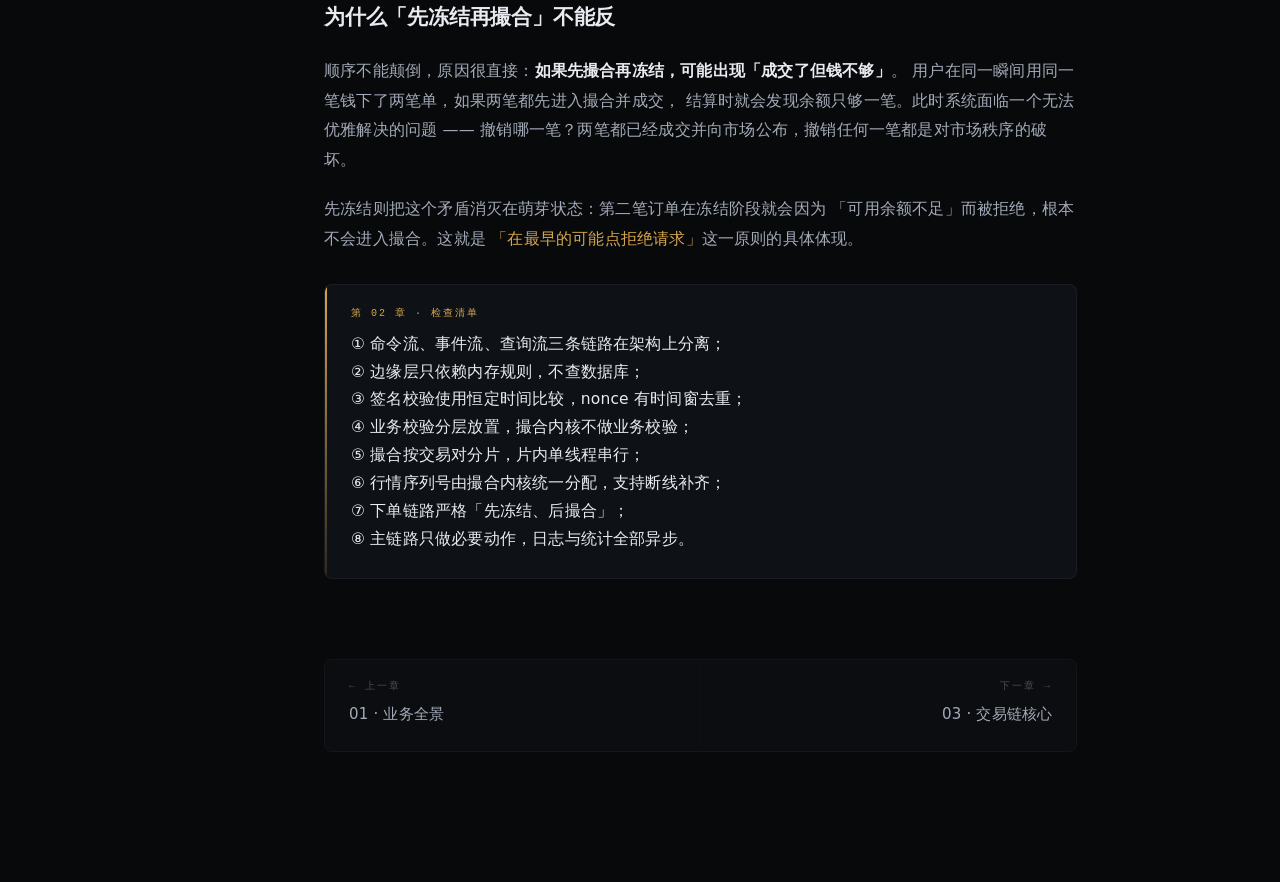
<file: chapters/02-architecture.html>
<!DOCTYPE html>
<html lang="zh-CN">
<head>
<meta charset="UTF-8">
<meta name="viewport" content="width=device-width, initial-scale=1">
<title>02 · 系统架构 — 交易系统工程</title>
<meta name="description" content="接入层、网关、业务服务群、撮合集群、行情分发、数据层的分工与边界，以及一笔下单请求从点击到成交回报的完整旅程。">
<meta name="theme-color" content="#08090B">
<link rel="stylesheet" href="../css/style.css">
<link rel="icon" href="data:image/svg+xml,%3Csvg xmlns='http://www.w3.org/2000/svg' viewBox='0 0 26 26'%3E%3Crect width='26' height='26' rx='6' fill='%2308090B'/%3E%3Cpath d='M6.5 16.5 L13 6.5 L19.5 16.5' stroke='%23D6A64C' stroke-width='1.6' fill='none' stroke-linejoin='round'/%3E%3C/svg%3E">
</head>
<body data-page="02-architecture">

<div class="progress" aria-hidden="true"><i></i></div>
<header data-topbar></header>
<div class="scrim" aria-hidden="true"></div>

<div class="shell">
  <aside data-rail></aside>

  <main class="doc">
    <div class="doc__inner">

      <header class="chapter-head">
        <span class="chapter-mark">02</span>
        <div class="chapter-head__meta">
          <span class="eyebrow eyebrow--gold">Architecture</span>
          <span class="dot"></span>
          <span class="eyebrow">8 节 · 约 26 分钟</span>
        </div>
        <h1>系统架构：一笔订单走过的完整旅程</h1>
        <p class="chapter-head__lede">
          架构图谁都会画，难的是说清楚「为什么这条线必须连到那里」。
          本章沿着一次真实的下单请求，从用户点击按钮开始，一直走到成交回报回到屏幕上，
          在每一个环节停下来问：这一步能不能省？为什么不能？
        </p>
        <dl class="chapter-strip">
          <div><dt>本章回答</dt><dd>每个组件为什么存在，去掉它会怎样</dd></div>
          <div><dt>关键产出</dt><dd>全局架构图 · 下单时序图 · 各层职责边界</dd></div>
        </dl>
      </header>

      <figure class="fig rv">
        <div class="fig__frame">
          <img src="../assets/images/ch02-architecture.webp" width="1200" height="675"
               alt="汇聚到中心节点的光纤与光脉冲" decoding="async">
        </div>
        <figcaption><b>FIG 02</b> 所有请求最终都要汇聚到一个确定的点上 —— 撮合内核的定序器。</figcaption>
      </figure>

      <article class="prose" data-article>

        <h2 class="sec" id="s1"><span class="sec__no">02.1</span>全局视图：七层与三条数据流</h2>

        <p>
          先给全貌。一个交易系统可以拆成七个功能域，
          它们之间流动着三类截然不同的数据：<strong>命令流</strong>（用户的意图）、
          <strong>事件流</strong>（系统产生的事实）、<strong>查询流</strong>（读请求）。
          把这三条流分开，是架构清晰的第一步。
        </p>

        <div class="diagram rv">
          <svg viewBox="0 0 680 470" role="img" aria-label="交易系统全局架构">
            <defs>
              <marker id="a2" markerWidth="7" markerHeight="7" refX="6" refY="3.5" orient="auto">
                <path d="M0,0 L7,3.5 L0,7 z" fill="rgba(255,255,255,.4)"/>
              </marker>
            </defs>

            <!-- 客户端 -->
            <rect class="dg-node" x="16" y="14" width="200" height="46" rx="6"/>
            <text class="dg-t" x="32" y="36">客户端</text>
            <text class="dg-s" x="32" y="52">Web / App / API</text>

            <rect class="dg-node" x="464" y="14" width="200" height="46" rx="6"/>
            <text class="dg-t" x="480" y="36">第三方 / 做市商</text>
            <text class="dg-s" x="480" y="52">FIX / REST / WebSocket</text>

            <!-- 边缘 -->
            <rect class="dg-node dg-node--cyan" x="16" y="86" width="648" height="46" rx="6"/>
            <text class="dg-t" x="32" y="108">边缘层 · CDN · DDoS 清洗 · WAF · 四层/七层负载均衡</text>
            <text class="dg-s" x="32" y="124">TLS 卸载 · 连接复用 · 地域就近接入 · 限速</text>

            <path class="dg-line" d="M116,60 V86" marker-end="url(#a2)"/>
            <path class="dg-line" d="M564,60 V86" marker-end="url(#a2)"/>

            <!-- 网关 -->
            <rect class="dg-node dg-node--cyan" x="16" y="158" width="648" height="46" rx="6"/>
            <text class="dg-t" x="32" y="180">API 网关 · 鉴权 · 签名校验 · 幂等去重 · 限流 · 路由</text>
            <text class="dg-s" x="32" y="196">这是唯一允许「拒绝请求」的地方 —— 越早拒绝，成本越低</text>

            <path class="dg-line" d="M340,132 V158" marker-end="url(#a2)"/>

            <!-- 业务服务 -->
            <rect class="dg-node" x="16" y="230" width="152" height="60" rx="6"/>
            <text class="dg-t" x="30" y="254">用户服务</text>
            <text class="dg-s" x="30" y="272">KYC / 权限</text>

            <rect class="dg-node" x="180" y="230" width="152" height="60" rx="6"/>
            <text class="dg-t" x="194" y="254">订单服务</text>
            <text class="dg-s" x="194" y="272">校验 / 冻结</text>

            <rect class="dg-node" x="344" y="230" width="152" height="60" rx="6"/>
            <text class="dg-t" x="358" y="254">资产服务</text>
            <text class="dg-s" x="358" y="272">账本 / 余额</text>

            <rect class="dg-node" x="508" y="230" width="156" height="60" rx="6"/>
            <text class="dg-t" x="522" y="254">风控服务</text>
            <text class="dg-s" x="522" y="272">规则 / 评分</text>

            <path class="dg-line" d="M340,204 V230" marker-end="url(#a2)"/>

            <!-- 消息总线 -->
            <rect class="dg-node dg-node--gold" x="16" y="314" width="648" height="42" rx="6"/>
            <text class="dg-t" x="32" y="340">事件总线 · 定序后的事件流（Order Accepted / Trade / Balance Changed）</text>

            <path class="dg-line dg-line--gold" d="M340,290 V314" marker-end="url(#a2)"/>

            <!-- 撮合内核 -->
            <rect class="dg-node dg-node--gold" x="16" y="380" width="312" height="74" rx="6"/>
            <text class="dg-t" x="32" y="404">撮合内核 · Matching Engine</text>
            <text class="dg-s" x="32" y="422">全内存 · 单线程 · 确定性 · 按交易对分片</text>
            <text class="dg-s" x="32" y="440">订单簿 · 撮合算法 · 成交产出</text>

            <!-- 行情 -->
            <rect class="dg-node" x="352" y="380" width="312" height="74" rx="6"/>
            <text class="dg-t" x="368" y="404">行情分发 · Market Data</text>
            <text class="dg-s" x="368" y="422">盘口增量 · 成交明细 · K 线聚合</text>
            <text class="dg-s" x="368" y="440">推送 + 快照，支持断线重连补齐</text>

            <path class="dg-line dg-line--gold" d="M172,356 V380" marker-end="url(#a2)"/>
            <path class="dg-line" d="M508,356 V380" marker-end="url(#a2)"/>

            <!-- 回流 -->
            <path class="dg-line dg-line--cyan dg-line--dash" d="M328,417 H352" marker-end="url(#a2)"/>
            <path class="dg-line dg-line--dash" d="M664,417 H672 V36 H664" marker-end="url(#a2)" opacity=".45"/>
            <text class="dg-label" x="676" y="220" transform="rotate(-90 676 220)" text-anchor="middle" fill="rgba(78,159,212,.8)">成交回报 → 客户端</text>
          </svg>
          <p class="diagram__cap"><b>图 02-A</b> 全局架构。注意两点：其一，<strong>业务服务不直接写撮合内核</strong>，而是通过事件总线把命令变成有序事件；其二，<strong>行情是独立的一条旁路</strong>，它从撮合结果派生，但绝不反向影响撮合。</p>
        </div>

        <h2 class="sec" id="s2"><span class="sec__no">02.2</span>边缘层：把 90% 的恶意流量挡在门外</h2>

        <p>
          边缘层的价值可以用一句话概括：<strong>在离用户最近、离核心最远的地方处理掉大部分请求</strong>。
          一次 DDoS 攻击如果有 90% 的流量在边缘就被丢弃，
          核心系统甚至不会感知到攻击发生过。
        </p>

        <ul class="list-lines">
          <li><span class="k">CDN</span><span class="v"><b>静态资源与行情快照</b>。K 线历史、交易对列表这类读多写少的数据可以缓存在边缘，减少回源压力。</span></li>
          <li><span class="k">DDoS</span><span class="v"><b>流量清洗</b>。区分四层攻击（SYN Flood、UDP 反射）与七层攻击（CC 攻击）。前者靠流量特征与速率限制，后者需要行为分析 —— 因为它的每个请求看起来都是合法的。</span></li>
          <li><span class="k">WAF</span><span class="v"><b>应用层攻击拦截</b>。SQL 注入、XSS、路径穿越、恶意爬虫。规则库要持续更新，且必须能识别针对 API 的自动化攻击。</span></li>
          <li><span class="k">LB</span><span class="v"><b>负载均衡</b>。交易系统的负载均衡有个特殊要求：<em>长连接不能随意漂移</em>。WebSocket 行情连接一旦建立，应尽量保持在同一台后端，否则每次重连都要重新同步快照。</span></li>
        </ul>

        <div class="note note--gold">
          <span class="note__tag">设计原则</span>
          <p>
            边缘层做的每一个决策都应该是<strong>廉价且快速</strong>的。
            如果边缘层需要查数据库才能判断是否放行，那它就成了新的瓶颈，
            而且攻击者只要压垮边缘层就能达到目的。正确做法是让边缘层只依赖
            内存中的规则、IP 信誉库和速率计数器。
          </p>
        </div>

        <h2 class="sec" id="s3"><span class="sec__no">02.3</span>API 网关：唯一允许「拒绝」的地方</h2>

        <p>
          网关是命令流的第一道业务关卡。它要在最短时间内回答四个问题：
          <em>你是谁</em>、<em>这个请求是不是重复的</em>、<em>你还有没有额度</em>、
          <em>该路由到哪</em>。四个问题全部答完才放行。
        </p>

        <h3 class="sub" id="s3-1">鉴权与签名：为什么不用简单的 Token</h3>

        <p>
          普通网站用 Session 或 JWT 就够了。但交易系统的 API 有一个额外要求：
          <strong>请求不能被篡改，也不能被重放</strong>。
          因为一个被重放的「提现 1 BTC」请求，等同于直接的资金损失。
        </p>

        <div class="code">
          <div class="code__bar"><span class="code__lang">签名方案 · HMAC</span><button class="code__copy" type="button">复制</button></div>
<pre><span class="c">// 客户端构造签名：把「密钥 + 时间戳 + 随机数 + 请求体」一起哈希</span>
<span class="k">timestamp</span> = 1759999999000        <span class="c">// 毫秒，服务端允许 ±5 秒偏移</span>
<span class="k">nonce</span>     = <span class="s">"a7f3c9e1"</span>           <span class="c">// 一次性随机串，服务端在时间窗内去重</span>
<span class="k">body</span>      = <span class="s">'{"symbol":"BTCUSDT","side":"BUY","type":"LIMIT","price":"43210.55","qty":"0.5"}'</span>
<span class="k">payload</span>   = timestamp + nonce + body
<span class="k">signature</span> = HMAC_SHA256(api_secret, payload)   <span class="c">// 十六进制输出</span>

<span class="c">// 服务端校验顺序（任何一步失败即拒绝，且记录风控日志）</span>
<span class="c">// 1. 时间戳是否在 ±5s 窗口内          → 防重放（过期请求）</span>
<span class="c">// 2. nonce 是否已被使用（Redis SETNX） → 防重放（窗口内重复）</span>
<span class="c">// 3. 重算签名是否一致（恒定时间比较）   → 防篡改</span>
<span class="c">// 4. 请求体哈希是否与签名时一致         → 防中间人改包</span>
<span class="c">// 5. 权限范围是否覆盖该接口             → 防越权</span></pre>
        </div>

        <div class="note note--warn">
          <span class="note__tag">细节致命</span>
          <p>
            签名比较<strong>必须用恒定时间比较函数</strong>（如 <code>hmac.Equal</code>），
            不能用 <code>==</code>。字符串比较会在第一个不同字符处提前返回，
            攻击者可以通过测量响应时间逐字节猜出正确签名。
            这类时序攻击在普通业务里可以忽略，在资金接口上是真实的漏洞。
          </p>
        </div>

        <h2 class="sec" id="s4"><span class="sec__no">02.4</span>业务服务群：把校验做在正确的位置</h2>

        <p>
          一笔下单请求要经过一连串校验。问题不是「要不要校验」，
          而是<strong>每一层校验什么、在哪一层校验</strong>。校验放错位置，
          要么性能崩掉，要么留下漏洞。
        </p>

        <div class="tbl">
          <table>
            <thead><tr><th>层</th><th>校验内容</th><th>代价</th><th>失败后果</th></tr></thead>
            <tbody>
              <tr><td>网关</td><td>身份、签名、nonce、接口级限流</td><td>极低（纯内存）</td><td>未授权访问</td></tr>
              <tr><td>风控服务</td><td>设备指纹、行为评分、频率异常、黑名单</td><td>低（内存 + 缓存）</td><td>被自动化攻击薅光</td></tr>
              <tr><td>订单服务</td><td>交易对状态、精度、最小下单量、价格笼子</td><td>低</td><td>脏数据进入撮合</td></tr>
              <tr><td>资产服务</td><td>可用余额是否充足、冻结是否成功</td><td>中（需事务）</td><td>透支、负余额</td></tr>
              <tr><td>撮合内核</td><td>仅校验最基础的结构完整性</td><td>必须极低</td><td>—</td></tr>
            </tbody>
          </table>
        </div>

        <p>
          注意最后一行。撮合内核<strong>不做业务校验</strong> ——
          因为它是性能最敏感的地方，而且它应该只处理「已经确定合法」的输入。
          让内核去查余额、查黑名单，等于把数据库访问塞进了微秒级的循环里。
        </p>

        <h3 class="sub" id="s4-1">「价格笼子」：一个容易被忽略的保护</h3>

        <p>
          价格笼子限制订单价格与市场价的偏离幅度（例如不得超过 ±10%）。
          它的目的不是防止用户亏钱，而是防止<strong>因为用户输错小数点造成市场剧烈波动</strong>。
          有人把 43210 打成 432100 挂出去，如果没有笼子，
          做市商的自动策略会立刻吃掉这个订单，然后引发一连串连锁反应。
        </p>

        <h2 class="sec" id="s5"><span class="sec__no">02.5</span>撮合集群：一个不能水平扩展的组件</h2>

        <p>
          这是整个架构里最特殊的一层。绝大多数服务可以通过「加机器」来扩容，
          但撮合内核<strong>不能</strong> —— 至少不能简单地加。
        </p>

        <p>原因是撮合必须满足两条硬性约束：</p>

        <ol class="steps">
          <li><b>确定性</b><span>相同的输入序列，必须产生完全相同的输出。如果两台机器并行处理同一个交易对的订单，谁先谁后是不确定的，结果就不可复现 —— 而不可复现意味着无法审计、无法重放、无法灾备。</span></li>
          <li><b>全局有序</b><span>「价格优先、时间优先」中的「时间」，指的是<em>系统接收订单的先后顺序</em>。这个顺序必须由一个单点统一裁定，不能由多台机器各自判断。</span></li>
        </ol>

        <p>
          所以标准做法是：<strong>按交易对分片，每个分片内单线程串行</strong>。
          BTC/USDT 是一个独立的分片，ETH/USDT 是另一个。它们之间互不影响，
          可以分布在不同机器上，于是整体吞吐量仍然可以横向扩展 ——
          只是扩展的维度是「交易对数量」，不是「单交易对的并发度」。
        </p>

        <div class="keyline">
          <span class="keyline__tag">核心权衡</span>
          <p>
            单交易对的撮合能力上限，等于单线程的处理速度。这就是为什么撮合引擎
            要用 C++/Rust 写、要全内存、要避免任何系统调用 ——
            <strong>它的性能天花板就是整个系统的性能天花板</strong>。
            第 08 章会具体讲怎么把单线程压到极致。
          </p>
        </div>

        <h2 class="sec" id="s6"><span class="sec__no">02.6</span>行情分发：把撮合结果变成你屏幕上的数字</h2>

        <p>
          行情是一条<strong>单向的、只读的旁路</strong>。它从撮合结果派生，
          但不允许反向影响撮合。这个方向性约束非常重要 ——
          它意味着即使行情系统完全崩溃，交易本身仍然可以正常进行。
        </p>

        <h3 class="sub" id="s6-1">为什么用「增量 + 快照」而不是全量推送</h3>

        <p>
          BTC/USDT 的盘口每秒可能变化上千次。如果每次都推送完整盘口（比如 50 档），
          带宽会瞬间爆炸。标准做法是：
        </p>

        <ul class="bullets">
          <li><strong>首次连接</strong>推送一份完整快照，附带一个序列号 <code>seq=1000</code>。</li>
          <li><strong>之后</strong>只推送增量：<code>seq=1001 更新第 3 档为 0.5 BTC</code>。</li>
          <li><strong>客户端</strong>按序列号顺序应用增量。如果发现序列号跳号（比如收到 1005 但上次是 1001），说明丢了包，客户端主动断开并重新拉取快照。</li>
        </ul>

        <div class="note note--info">
          <span class="note__tag">工程细节</span>
          <p>
            序列号必须由<strong>撮合内核统一分配</strong>，不能由行情服务自己生成。
            否则行情服务重启后序列号会重置，所有客户端都会陷入「不断重连拉快照」的死循环。
            这是实践中非常常见的一个故障模式。
          </p>
        </div>

        <h2 class="sec" id="s7"><span class="sec__no">02.7</span>数据层：不同数据用不同的库</h2>

        <p>
          交易系统的数据可以按「访问模式」分成四类，
          用同一种存储去装它们，必然有一类会很难受。
        </p>

        <div class="grid-cards">
          <article><span class="no">STORE 01</span><h4>关系库</h4><p>订单、账本条目、用户、提现记录。要求强事务与唯一约束。通常按用户 ID 分库分表，账本表单独部署。</p></article>
          <article><span class="no">STORE 02</span><h4>内存库</h4><p>盘口缓存、会话、限流计数器、幂等去重表。要求亚毫秒读写，允许在故障时从持久层重建。</p></article>
          <article><span class="no">STORE 03</span><h4>消息队列</h4><p>事件流、异步任务、跨服务通知。要求分区有序与至少一次投递，消费者必须幂等。</p></article>
          <article><span class="no">STORE 04</span><h4>列式存储</h4><p>成交历史、K 线、风控日志、审计流水。要求高压缩比与聚合查询性能，写多读少、几乎不更新。</p></article>
        </div>

        <div class="note note--gold">
          <span class="note__tag">一条纪律</span>
          <p>
            账本数据<strong>只追加，不修改</strong>。任何「修正」都是追加一条冲正条目，
            而不是 UPDATE 原记录。这条纪律让账本天然具备可审计性 ——
            你永远能看到「当时记了什么」以及「后来怎么改的」。
          </p>
        </div>

        <h2 class="sec" id="s8"><span class="sec__no">02.8</span>一次下单请求的完整旅程</h2>

        <p>
          现在把上面所有组件串起来，跟着一笔限价买单走完全程。
          注意每一步的耗时量级 —— 它们决定了系统整体延迟的构成。
        </p>

        <div class="diagram rv">
          <svg viewBox="0 0 680 596" role="img" aria-label="下单请求的完整时序">
            <defs>
              <marker id="a3" markerWidth="6" markerHeight="6" refX="5" refY="3" orient="auto">
                <path d="M0,0 L6,3 L0,6 z" fill="rgba(214,166,76,.75)"/>
              </marker>
            </defs>

            <!-- 泳道标题 -->
            <text class="dg-label" x="70" y="16" text-anchor="middle">客户端</text>
            <text class="dg-label" x="196" y="16" text-anchor="middle">网关</text>
            <text class="dg-label" x="322" y="16" text-anchor="middle">风控/订单</text>
            <text class="dg-label" x="448" y="16" text-anchor="middle">资产</text>
            <text class="dg-label" x="574" y="16" text-anchor="middle">撮合内核</text>

            <!-- 泳道竖线 -->
            <path class="dg-line" d="M70,26 V580" opacity=".5"/>
            <path class="dg-line" d="M196,26 V580" opacity=".5"/>
            <path class="dg-line" d="M322,26 V580" opacity=".5"/>
            <path class="dg-line" d="M448,26 V580" opacity=".5"/>
            <path class="dg-line" d="M574,26 V580" opacity=".5"/>

            <!-- 步骤 -->
            <path class="dg-line dg-line--gold" d="M70,54 H196" marker-end="url(#a3)"/>
            <text class="dg-label" x="76" y="48">1 · POST /order（含签名）</text>

            <path class="dg-line dg-line--gold" d="M196,92 H322" marker-end="url(#a3)"/>
            <text class="dg-label" x="202" y="86">2 · 验签 + 幂等 + 限流</text>

            <path class="dg-line dg-line--gold" d="M322,130 H448" marker-end="url(#a3)"/>
            <text class="dg-label" x="328" y="124">3 · 校验精度/价格笼子/风控</text>

            <path class="dg-line dg-line--gold dg-line--dash" d="M448,168 H322" marker-end="url(#a3)"/>
            <text class="dg-label" x="330" y="162" text-anchor="end">4 · 冻结资金（事务）</text>

            <path class="dg-line dg-line--gold" d="M322,206 H574" marker-end="url(#a3)"/>
            <text class="dg-label" x="380" y="200">5 · 提交定序（进入有序队列）</text>

            <rect class="dg-node dg-node--gold" x="500" y="222" width="150" height="42" rx="5"/>
            <text class="dg-s" x="575" y="240" text-anchor="middle">定序器分配 seq</text>
            <text class="dg-s" x="575" y="255" text-anchor="middle">订单进入订单簿</text>

            <path class="dg-line dg-line--cyan" d="M574,278 H70" marker-end="url(#a3)" opacity=".7"/>
            <text class="dg-label" x="300" y="272">6 · 受理回报（NEW / REJECTED）→ 客户端</text>

            <rect class="dg-node dg-node--gold" x="500" y="300" width="150" height="56" rx="5"/>
            <text class="dg-s" x="575" y="320" text-anchor="middle">撮合循环</text>
            <text class="dg-s" x="575" y="335" text-anchor="middle">价格优先 · 时间优先</text>
            <text class="dg-s" x="575" y="350" text-anchor="middle">产出 Trade 事件</text>

            <path class="dg-line dg-line--cyan" d="M574,374 H448" marker-end="url(#a3)" opacity=".7"/>
            <text class="dg-label" x="512" y="368" text-anchor="middle">7 · 成交事件</text>

            <rect class="dg-node dg-node--cyan" x="374" y="390" width="150" height="42" rx="5"/>
            <text class="dg-s" x="449" y="408" text-anchor="middle">结算：解冻 + 划转</text>
            <text class="dg-s" x="449" y="423" text-anchor="middle">生成账本条目</text>

            <path class="dg-line dg-line--cyan" d="M448,452 H70" marker-end="url(#a3)" opacity=".7"/>
            <text class="dg-label" x="240" y="446">8 · 成交回报 → 客户端</text>

            <path class="dg-line dg-line--cyan" d="M574,486 H70" marker-end="url(#a3)" opacity=".7"/>
            <text class="dg-label" x="300" y="480">9 · 行情推送（盘口增量 + 最新成交）</text>

            <path class="dg-line dg-line--dash" d="M70,520 H574" opacity=".35"/>
            <text class="dg-label" x="322" y="514" text-anchor="middle">10 · 异步：写订单流水 · 更新成交历史 · 风控快照 · 审计日志</text>

            <!-- 耗时标注 -->
            <rect class="dg-node" x="16" y="540" width="648" height="42" rx="6"/>
            <text class="dg-s" x="34" y="558">典型耗时分配：1–2 网络 0.5ms · 2 网关 0.2ms · 3–4 校验与冻结 1–3ms · 5 定序 0.1ms</text>
            <text class="dg-s" x="34" y="574">6 撮合 0.05–1ms · 7–8 结算与回报 0.5–2ms · 9 行情 异步 · 10 落库 异步（不阻塞主链路）</text>
          </svg>
          <p class="diagram__cap"><b>图 02-B</b> 下单时序。关键设计是<strong>第 5 步的「定序」</strong>：所有并发的请求在这里被压成一个确定性的序列，此后的一切都是串行且可复现的。第 10 步全部异步，绝不阻塞主链路 —— 这是延迟能压到 10ms 以内的原因。</p>
        </div>

        <h3 class="sub" id="s8-1">为什么「先冻结再撮合」不能反</h3>

        <p>
          顺序不能颠倒，原因很直接：<strong>如果先撮合再冻结，可能出现「成交了但钱不够」</strong>。
          用户在同一瞬间用同一笔钱下了两笔单，如果两笔都先进入撮合并成交，
          结算时就会发现余额只够一笔。此时系统面临一个无法优雅解决的问题 ——
          撤销哪一笔？两笔都已经成交并向市场公布，撤销任何一笔都是对市场秩序的破坏。
        </p>

        <p>
          先冻结则把这个矛盾消灭在萌芽状态：第二笔订单在冻结阶段就会因为
          「可用余额不足」而被拒绝，根本不会进入撮合。这就是
          <em>「在最早的可能点拒绝请求」</em>这一原则的具体体现。
        </p>

        <div class="keyline">
          <span class="keyline__tag">第 02 章 · 检查清单</span>
          <p>
            ① 命令流、事件流、查询流三条链路在架构上分离；<br>
            ② 边缘层只依赖内存规则，不查数据库；<br>
            ③ 签名校验使用恒定时间比较，nonce 有时间窗去重；<br>
            ④ 业务校验分层放置，撮合内核不做业务校验；<br>
            ⑤ 撮合按交易对分片，片内单线程串行；<br>
            ⑥ 行情序列号由撮合内核统一分配，支持断线补齐；<br>
            ⑦ 下单链路严格「先冻结、后撮合」；<br>
            ⑧ 主链路只做必要动作，日志与统计全部异步。
          </p>
        </div>

      </article>

      <nav data-pager></nav>
    </div>
  </main>
</div>

<script src="../js/site.js"></script>
</body>
</html>
</file>
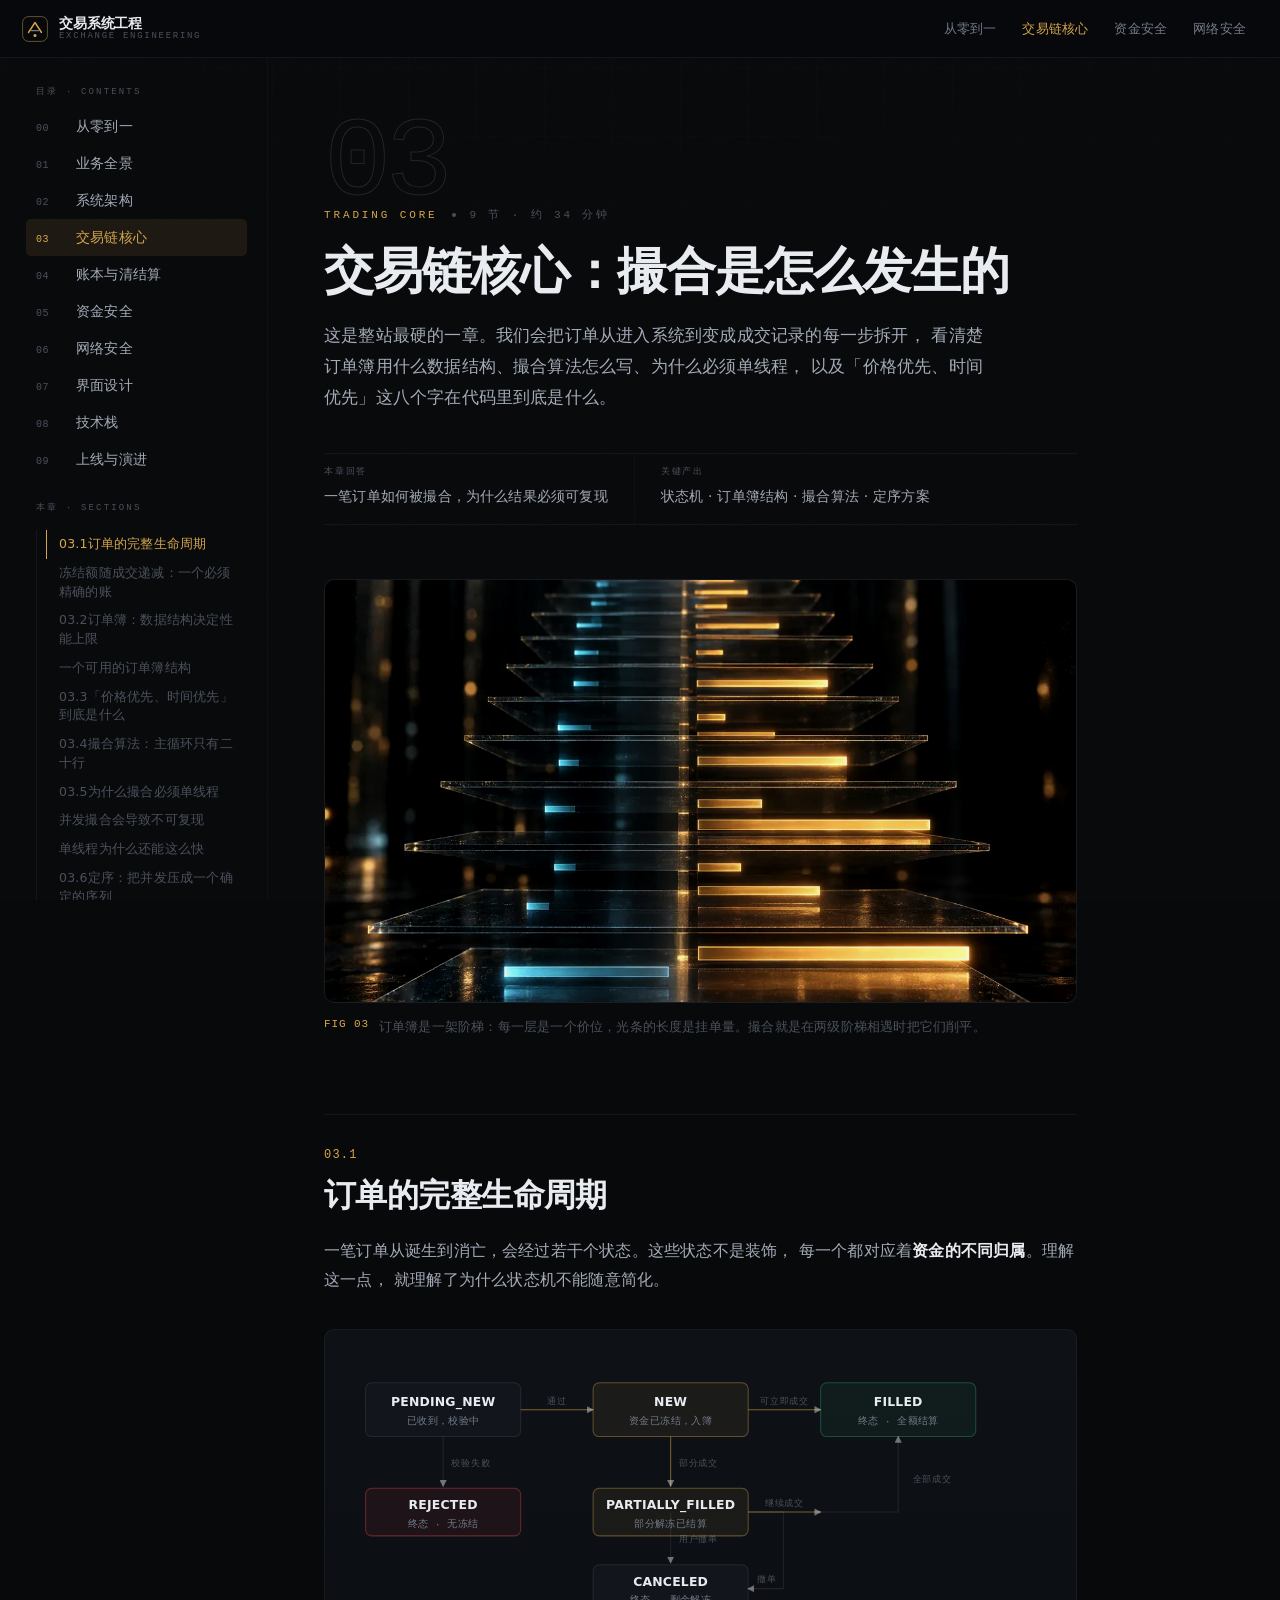
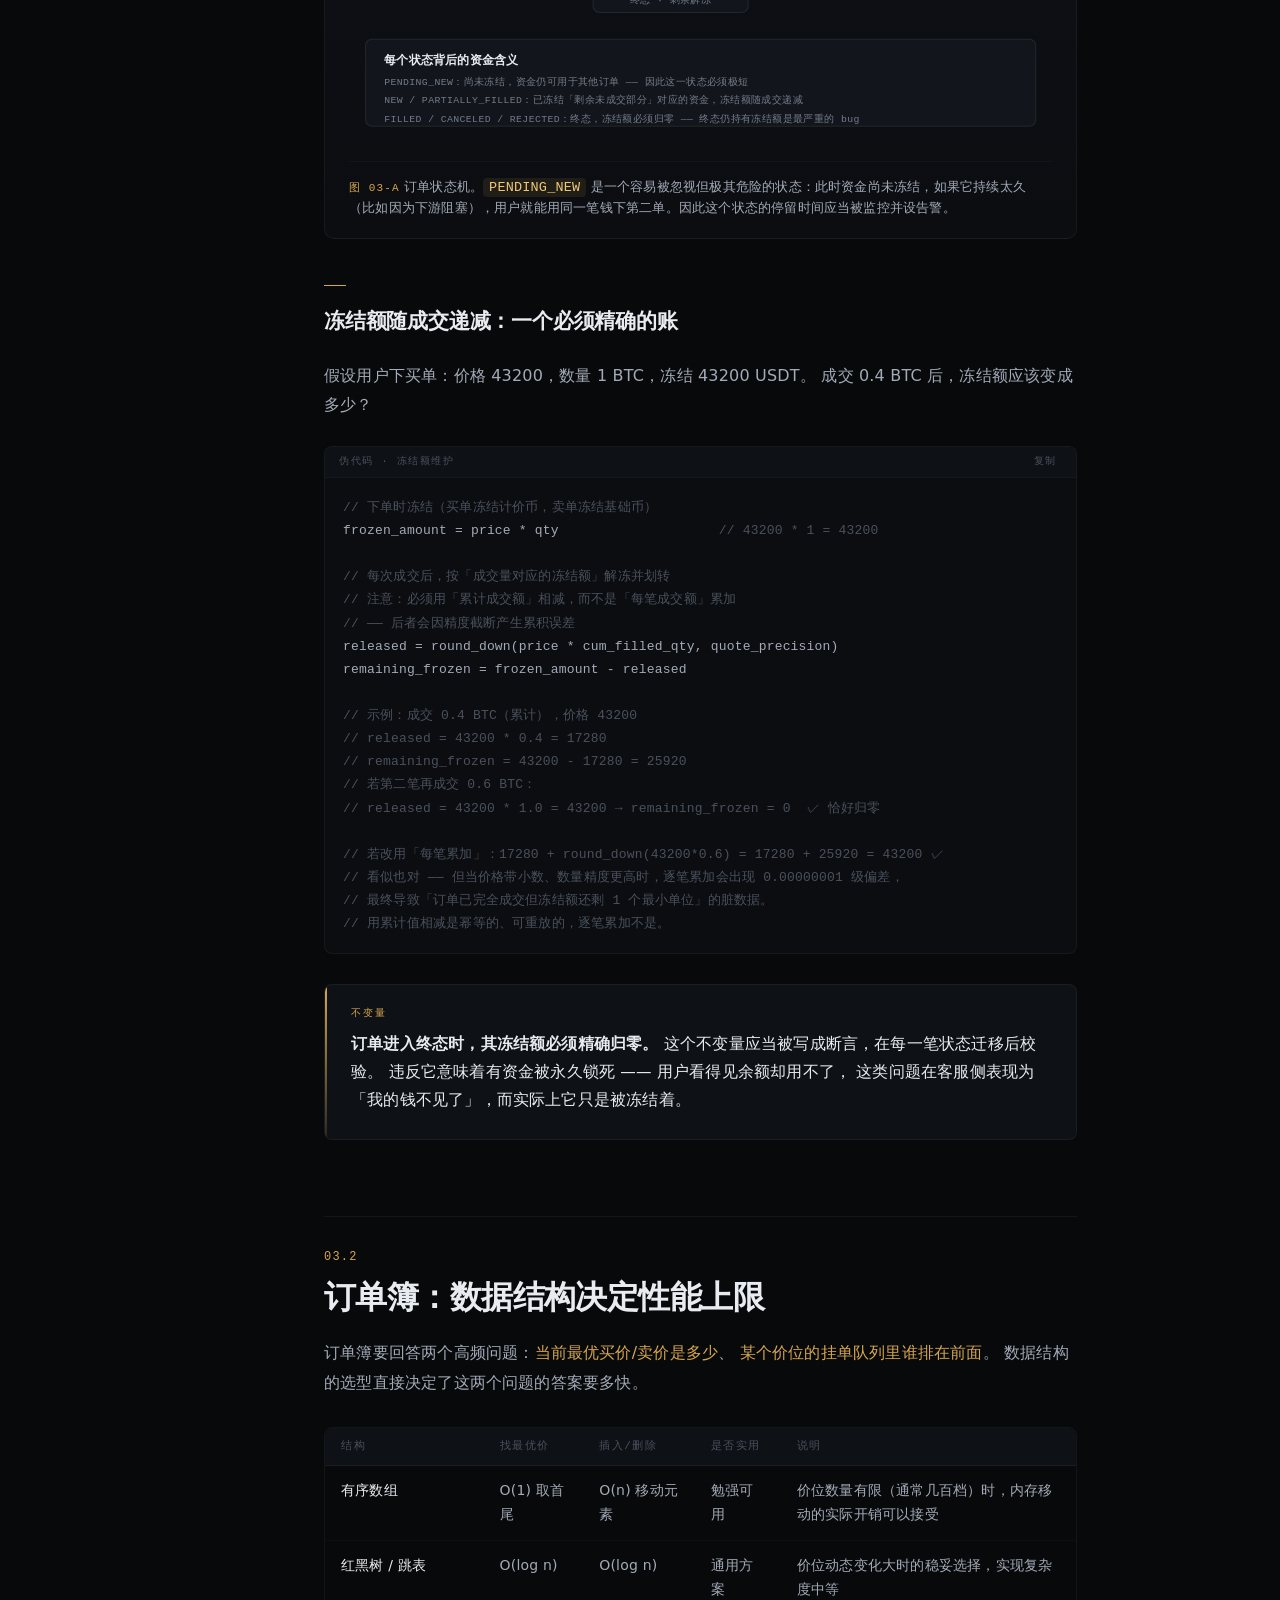
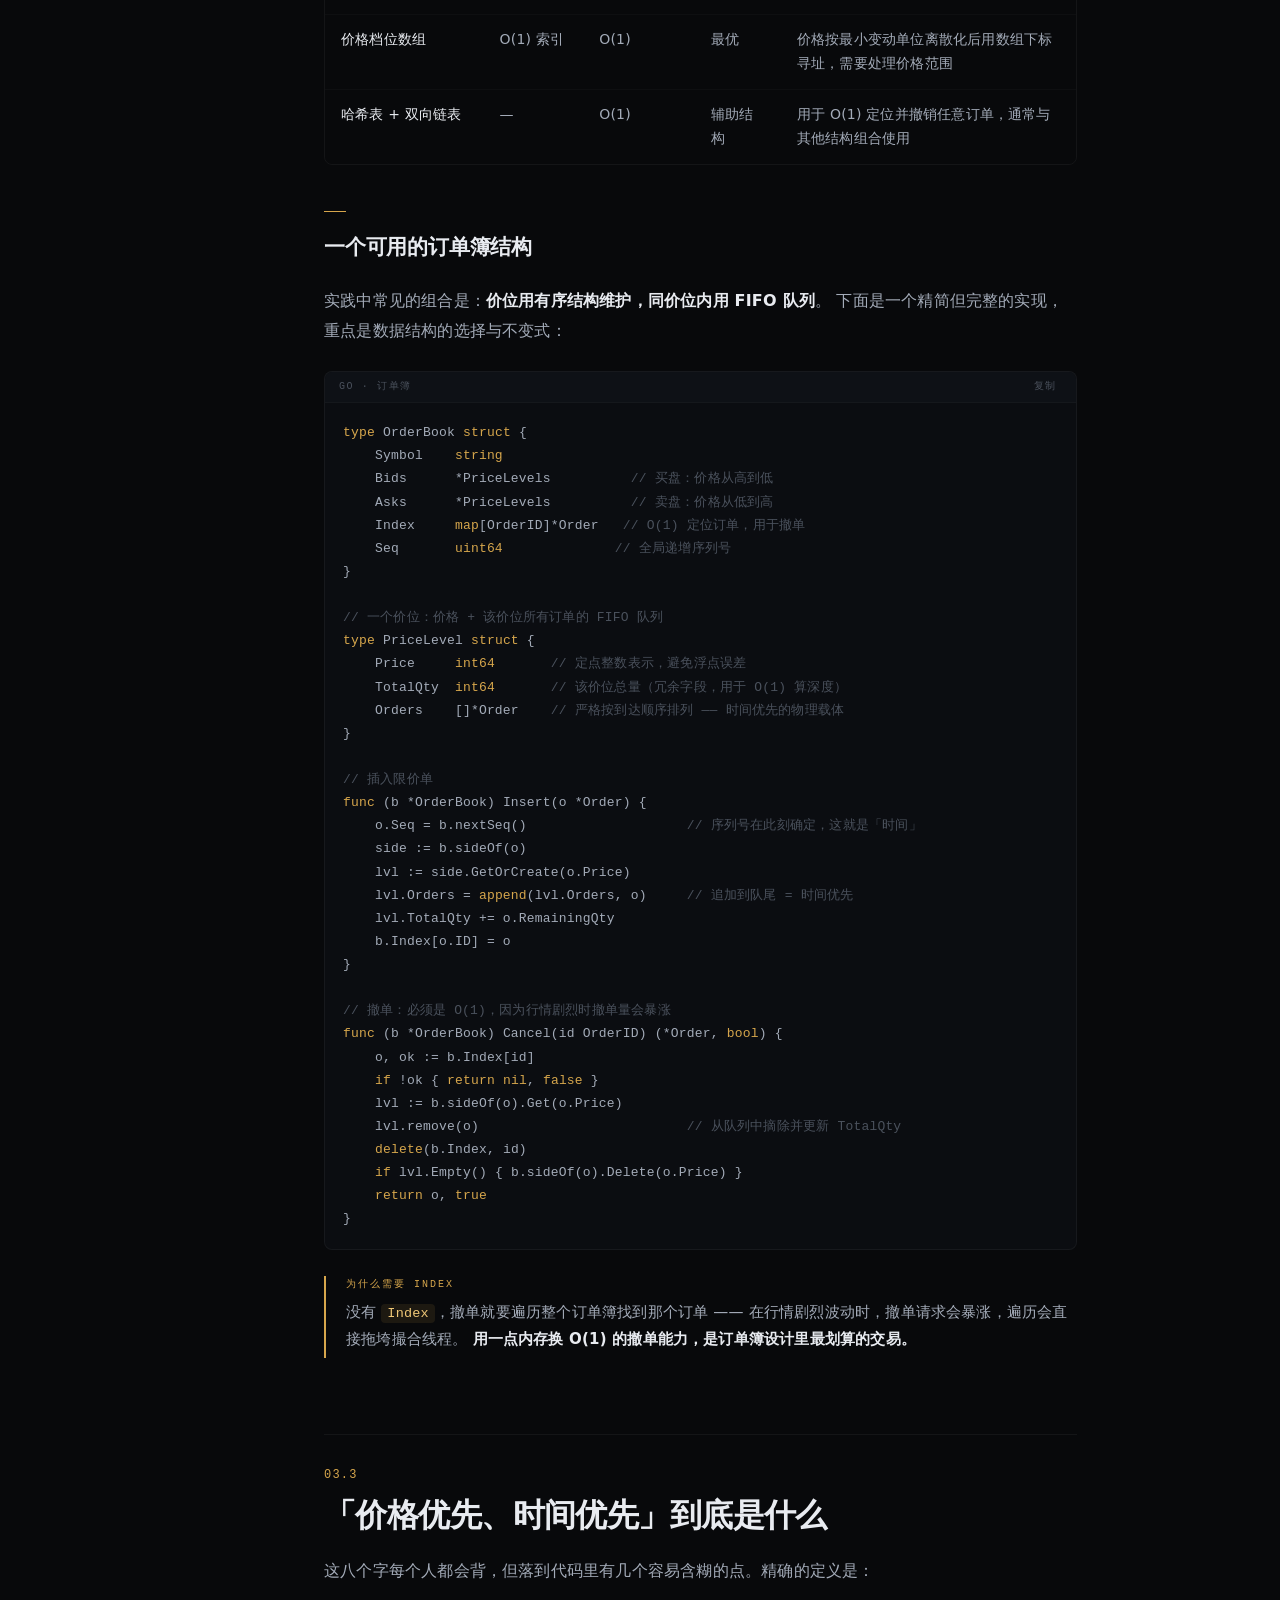
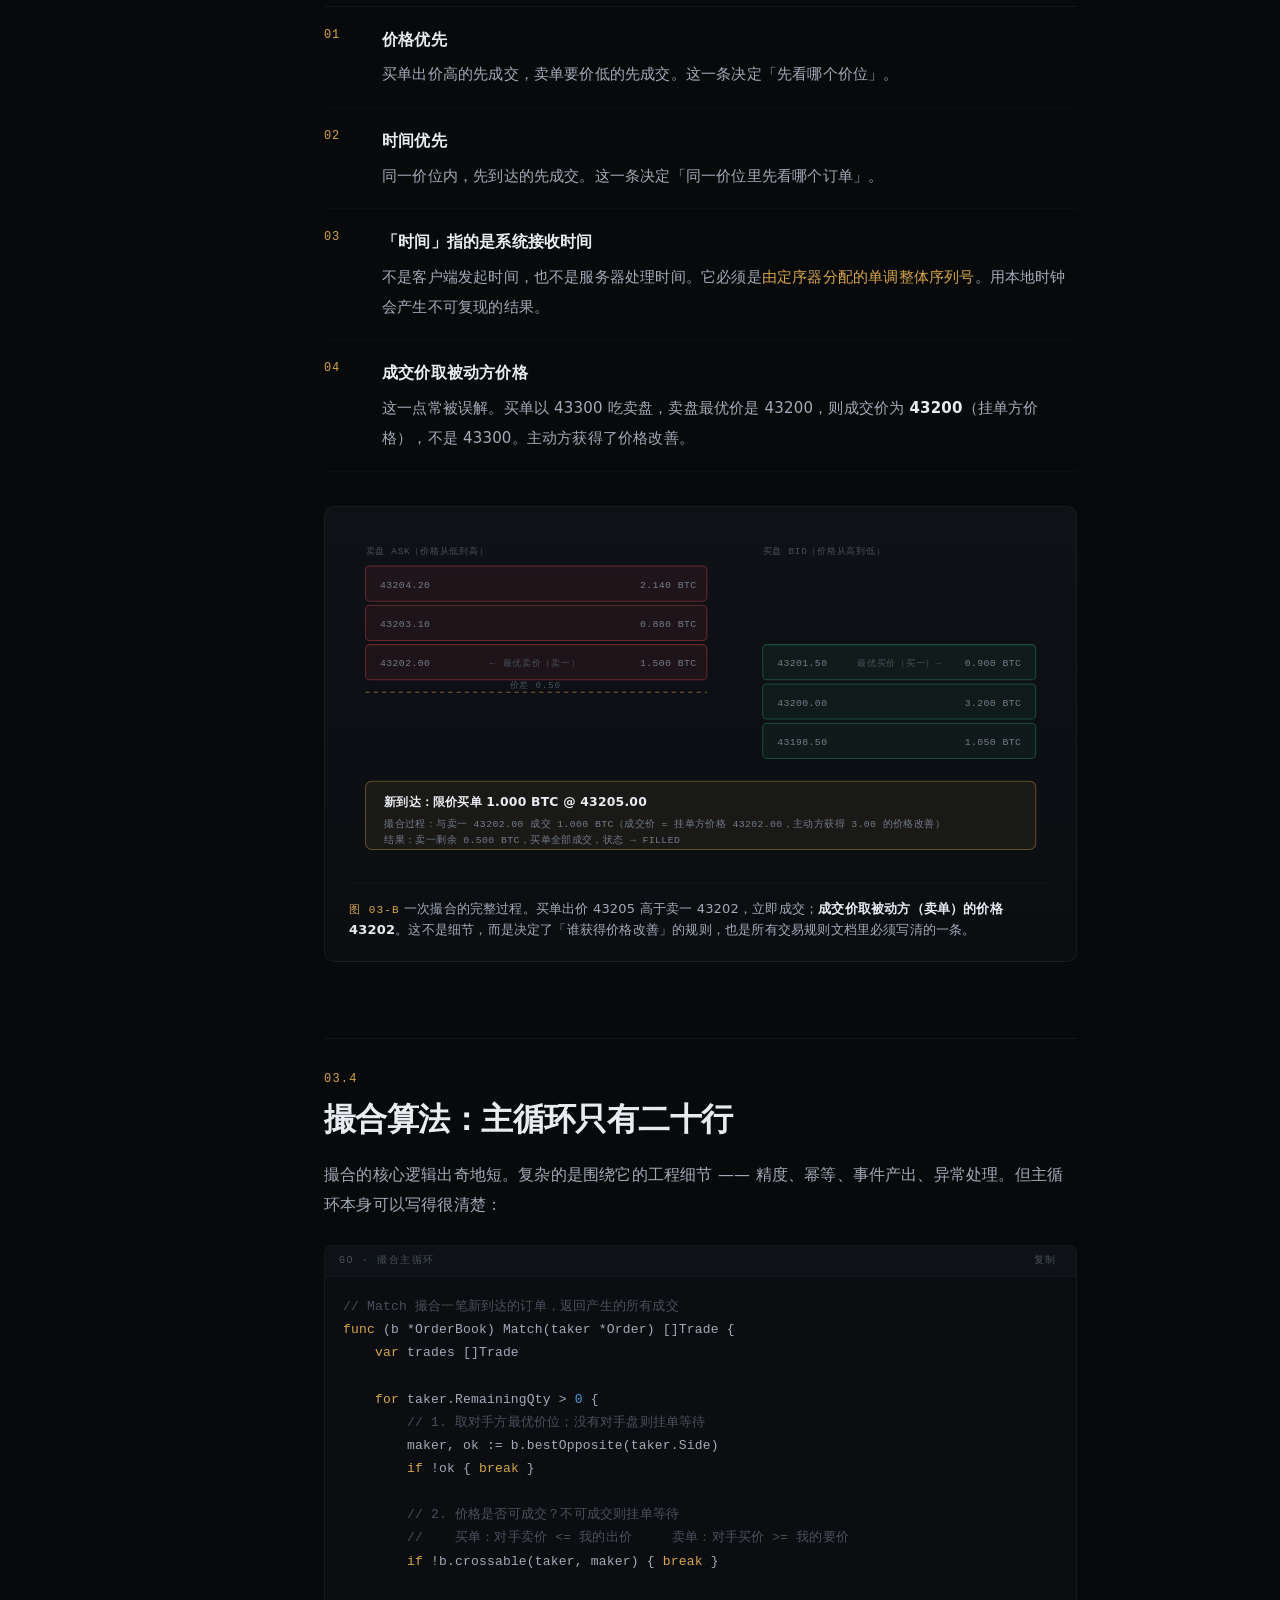
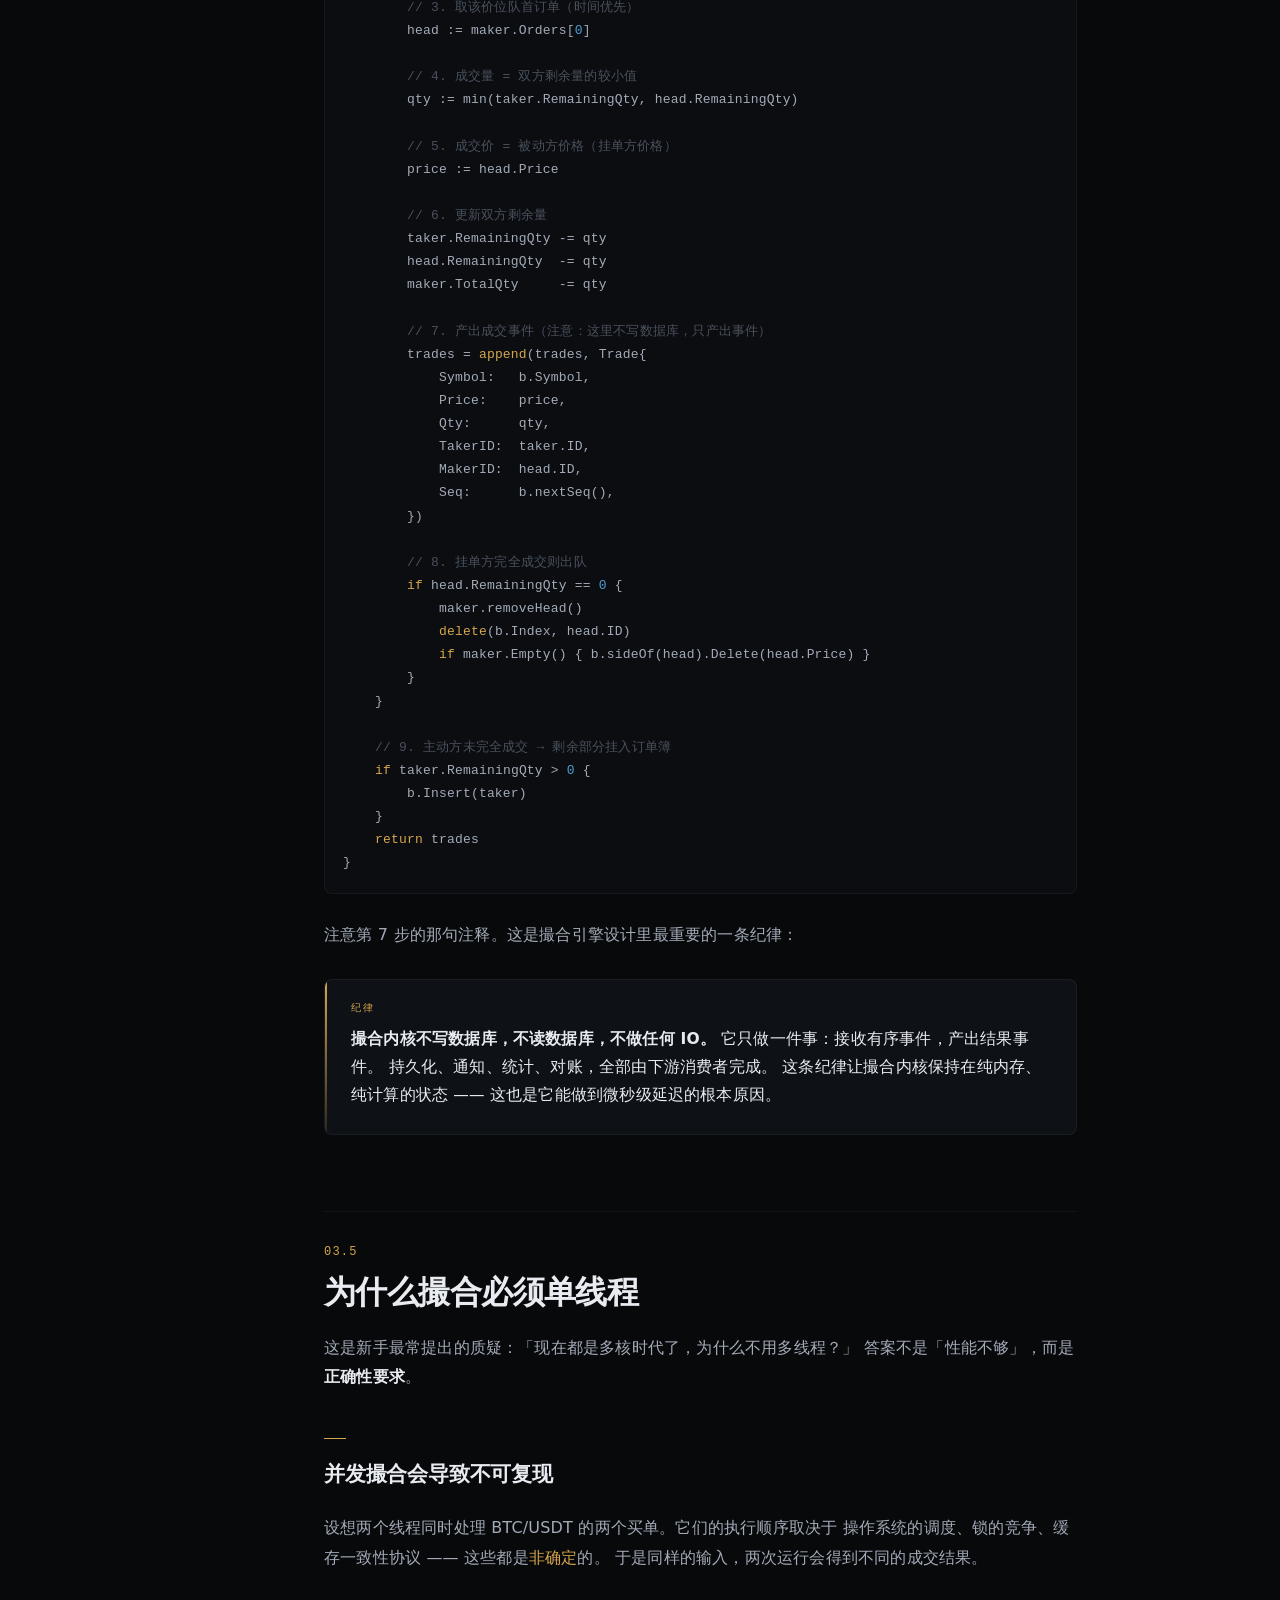
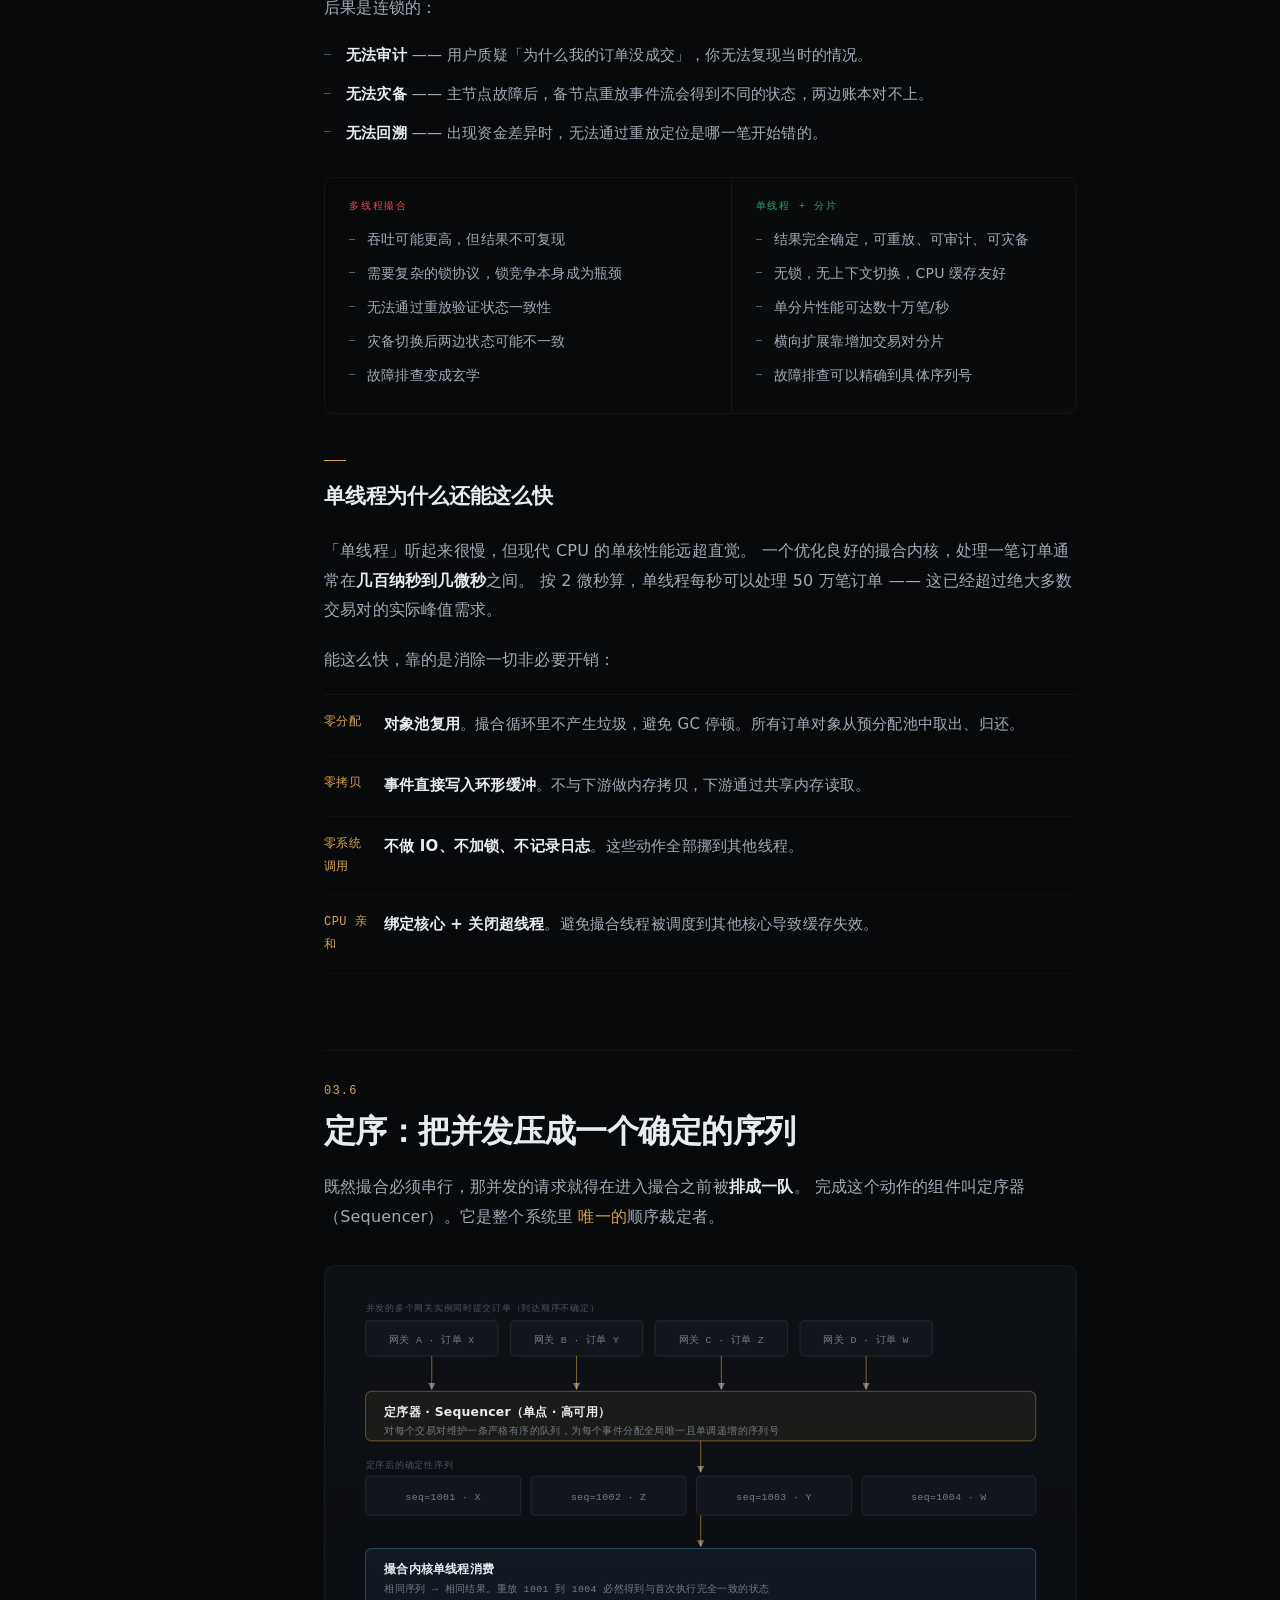
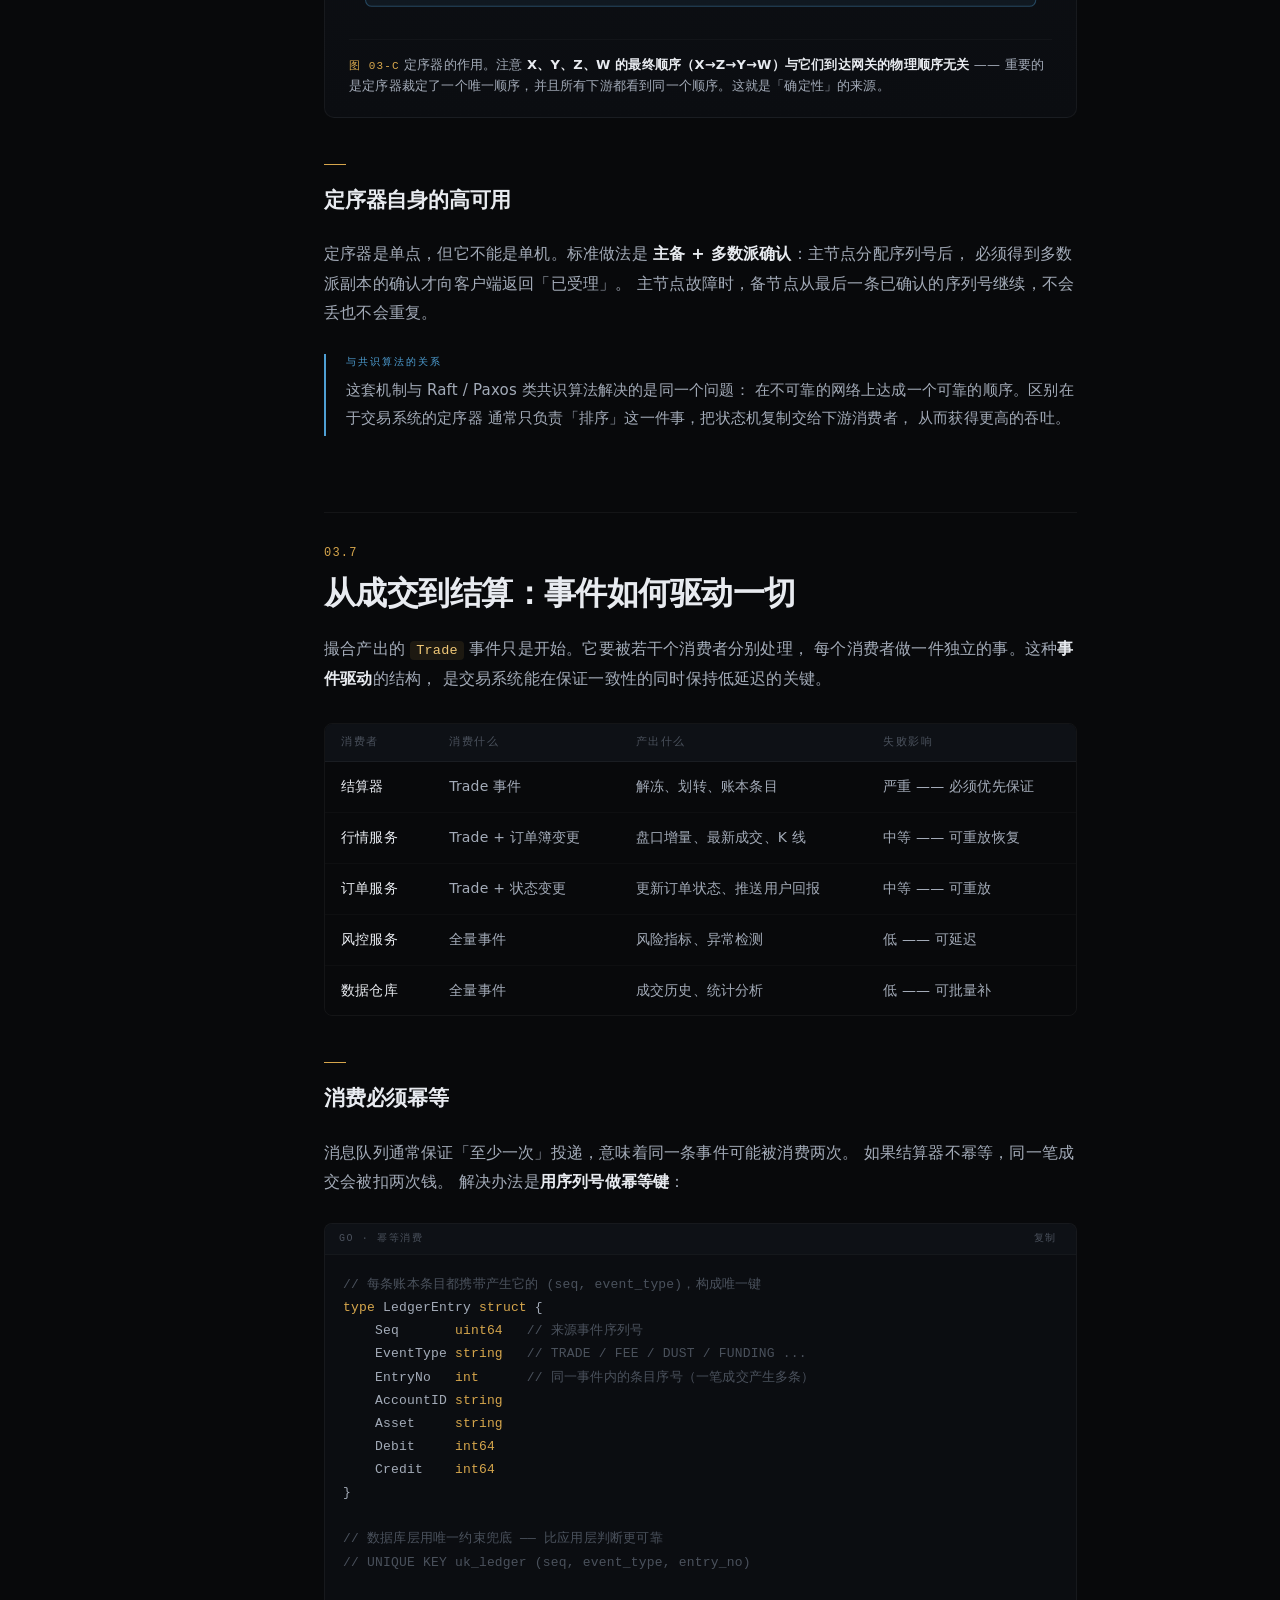
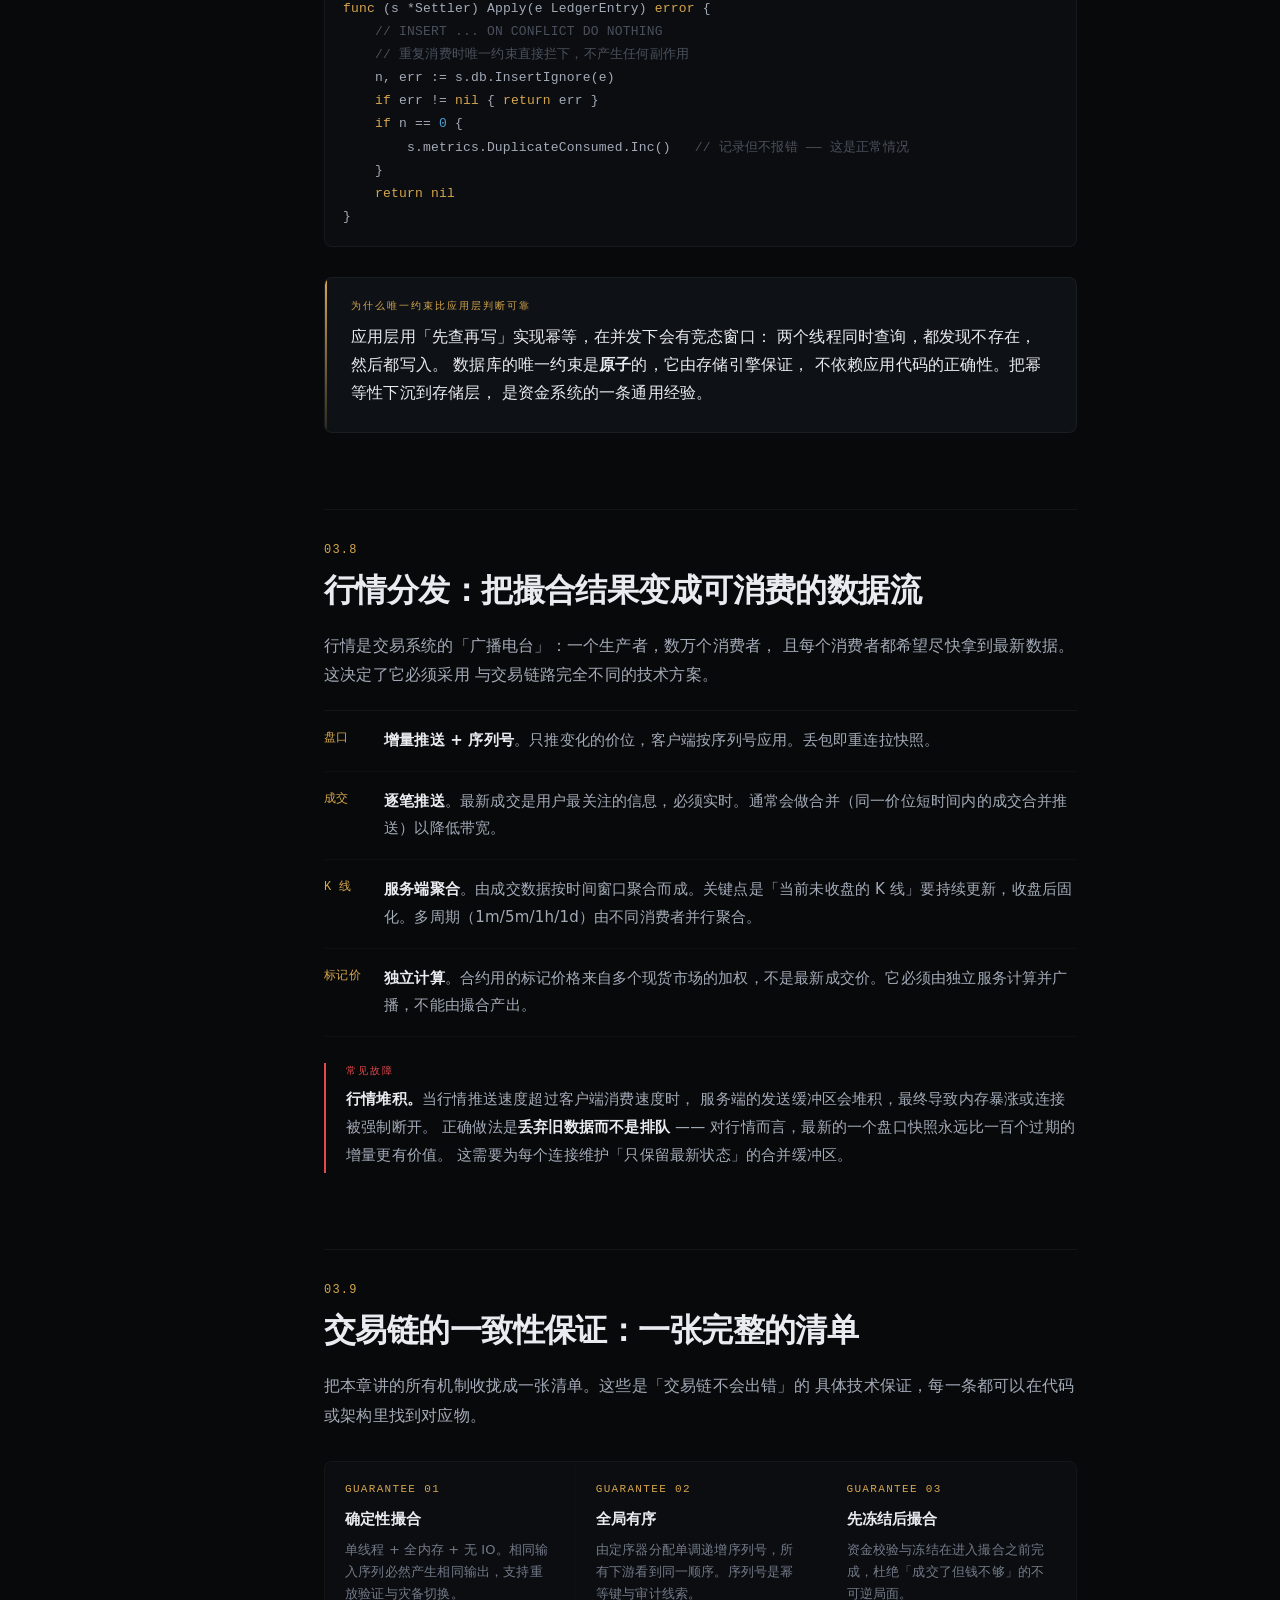
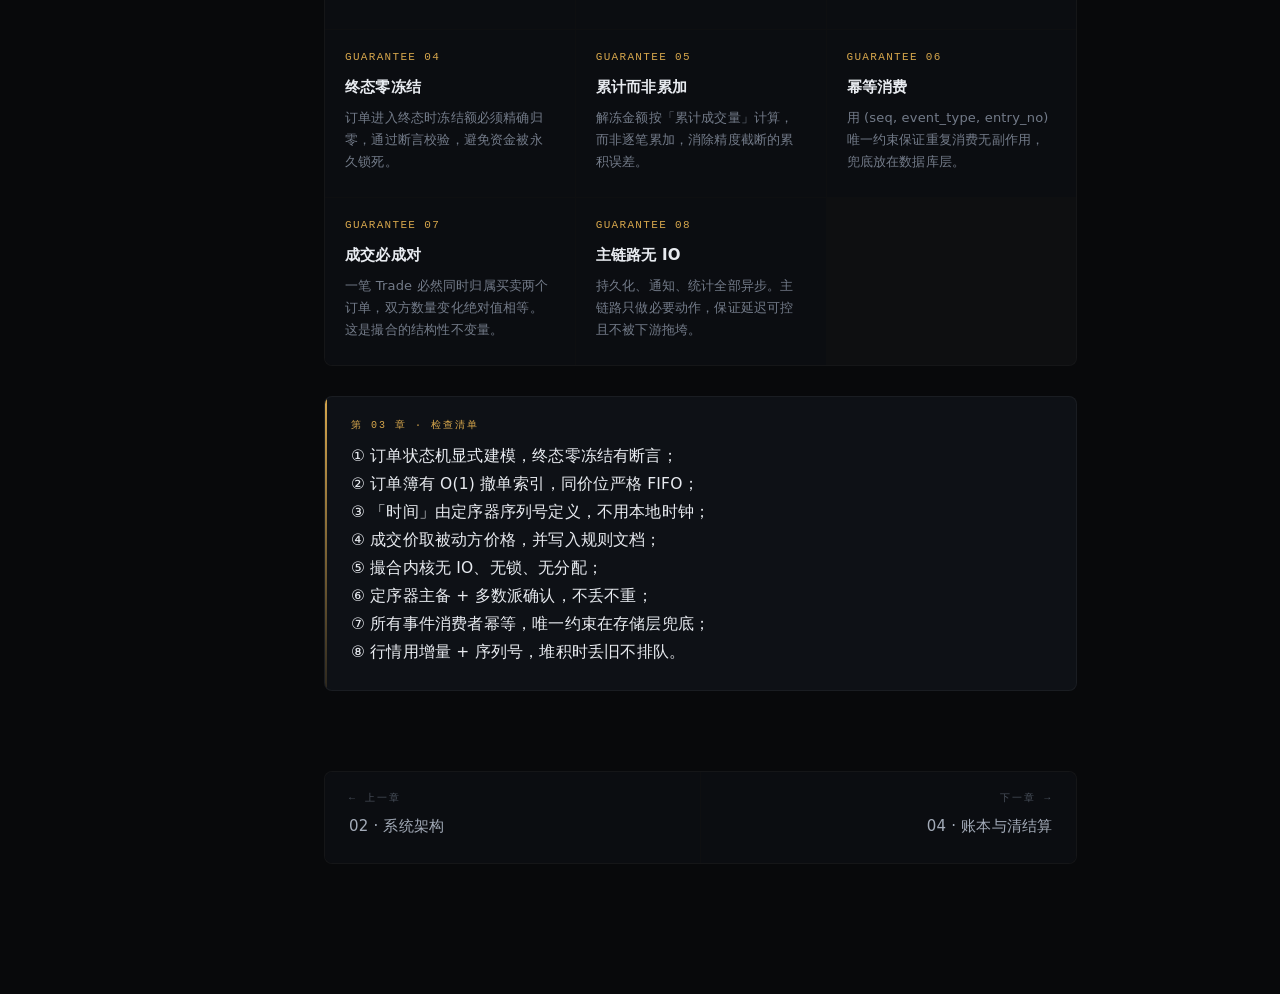
<file: chapters/03-trading-core.html>
<!DOCTYPE html>
<html lang="zh-CN">
<head>
<meta charset="UTF-8">
<meta name="viewport" content="width=device-width, initial-scale=1">
<title>03 · 交易链核心 — 交易系统工程</title>
<meta name="description" content="订单生命周期、订单簿数据结构、价格优先时间优先的精确含义、内存撮合算法、单线程定序、成交回报与行情分发的一致性保证。">
<meta name="theme-color" content="#08090B">
<link rel="stylesheet" href="../css/style.css">
<link rel="icon" href="data:image/svg+xml,%3Csvg xmlns='http://www.w3.org/2000/svg' viewBox='0 0 26 26'%3E%3Crect width='26' height='26' rx='6' fill='%2308090B'/%3E%3Cpath d='M6.5 16.5 L13 6.5 L19.5 16.5' stroke='%23D6A64C' stroke-width='1.6' fill='none' stroke-linejoin='round'/%3E%3C/svg%3E">
</head>
<body data-page="03-trading-core">

<div class="progress" aria-hidden="true"><i></i></div>
<header data-topbar></header>
<div class="scrim" aria-hidden="true"></div>

<div class="shell">
  <aside data-rail></aside>

  <main class="doc">
    <div class="doc__inner">

      <header class="chapter-head">
        <span class="chapter-mark">03</span>
        <div class="chapter-head__meta">
          <span class="eyebrow eyebrow--gold">Trading Core</span>
          <span class="dot"></span>
          <span class="eyebrow">9 节 · 约 34 分钟</span>
        </div>
        <h1>交易链核心：撮合是怎么发生的</h1>
        <p class="chapter-head__lede">
          这是整站最硬的一章。我们会把订单从进入系统到变成成交记录的每一步拆开，
          看清楚订单簿用什么数据结构、撮合算法怎么写、为什么必须单线程，
          以及「价格优先、时间优先」这八个字在代码里到底是什么。
        </p>
        <dl class="chapter-strip">
          <div><dt>本章回答</dt><dd>一笔订单如何被撮合，为什么结果必须可复现</dd></div>
          <div><dt>关键产出</dt><dd>状态机 · 订单簿结构 · 撮合算法 · 定序方案</dd></div>
        </dl>
      </header>

      <figure class="fig rv">
        <div class="fig__frame">
          <img src="../assets/images/ch03-trading-core.webp" width="1200" height="675"
               alt="层叠的玻璃平面与金色光条，抽象表现订单簿的价位阶梯" decoding="async">
        </div>
        <figcaption><b>FIG 03</b> 订单簿是一架阶梯：每一层是一个价位，光条的长度是挂单量。撮合就是在两级阶梯相遇时把它们削平。</figcaption>
      </figure>

      <article class="prose" data-article>

        <h2 class="sec" id="s1"><span class="sec__no">03.1</span>订单的完整生命周期</h2>

        <p>
          一笔订单从诞生到消亡，会经过若干个状态。这些状态不是装饰，
          每一个都对应着<strong>资金的不同归属</strong>。理解这一点，
          就理解了为什么状态机不能随意简化。
        </p>

        <div class="diagram rv">
          <svg viewBox="0 0 680 372" role="img" aria-label="订单状态机">
            <defs>
              <marker id="a4" markerWidth="7" markerHeight="7" refX="6" refY="3.5" orient="auto">
                <path d="M0,0 L7,3.5 L0,7 z" fill="rgba(255,255,255,.4)"/>
              </marker>
            </defs>

            <!-- PENDING_NEW -->
            <rect class="dg-node" x="16" y="24" width="150" height="52" rx="6"/>
            <text class="dg-t" x="91" y="46" text-anchor="middle">PENDING_NEW</text>
            <text class="dg-s" x="91" y="64" text-anchor="middle">已收到，校验中</text>

            <path class="dg-line dg-line--gold" d="M166,50 H236" marker-end="url(#a4)"/>
            <text class="dg-label" x="201" y="44" text-anchor="middle">通过</text>

            <path class="dg-line" d="M91,76 V124" marker-end="url(#a4)"/>
            <text class="dg-label" x="99" y="104">校验失败</text>

            <!-- REJECTED -->
            <rect class="dg-node dg-node--up" x="16" y="126" width="150" height="46" rx="6"/>
            <text class="dg-t" x="91" y="146" text-anchor="middle">REJECTED</text>
            <text class="dg-s" x="91" y="163" text-anchor="middle">终态 · 无冻结</text>

            <!-- NEW -->
            <rect class="dg-node dg-node--gold" x="236" y="24" width="150" height="52" rx="6"/>
            <text class="dg-t" x="311" y="46" text-anchor="middle">NEW</text>
            <text class="dg-s" x="311" y="64" text-anchor="middle">资金已冻结，入簿</text>

            <path class="dg-line dg-line--gold" d="M386,50 H456" marker-end="url(#a4)"/>
            <text class="dg-label" x="421" y="44" text-anchor="middle">可立即成交</text>

            <path class="dg-line dg-line--gold" d="M311,76 V124" marker-end="url(#a4)"/>
            <text class="dg-label" x="319" y="104">部分成交</text>

            <path class="dg-line" d="M311,150 V198" marker-end="url(#a4)"/>
            <text class="dg-label" x="319" y="178">用户撤单</text>

            <!-- PARTIALLY_FILLED -->
            <rect class="dg-node dg-node--gold" x="236" y="126" width="150" height="46" rx="6"/>
            <text class="dg-t" x="311" y="146" text-anchor="middle">PARTIALLY_FILLED</text>
            <text class="dg-s" x="311" y="163" text-anchor="middle">部分解冻已结算</text>

            <path class="dg-line dg-line--gold" d="M386,149 H456" marker-end="url(#a4)"/>
            <text class="dg-label" x="421" y="143" text-anchor="middle">继续成交</text>

            <!-- FILLED -->
            <rect class="dg-node dg-node--down" x="456" y="24" width="150" height="52" rx="6"/>
            <text class="dg-t" x="531" y="46" text-anchor="middle">FILLED</text>
            <text class="dg-s" x="531" y="64" text-anchor="middle">终态 · 全额结算</text>

            <!-- CANCELED -->
            <rect class="dg-node" x="236" y="200" width="150" height="46" rx="6"/>
            <text class="dg-t" x="311" y="220" text-anchor="middle">CANCELED</text>
            <text class="dg-s" x="311" y="237" text-anchor="middle">终态 · 剩余解冻</text>

            <path class="dg-line" d="M456,149 H531 V76" marker-end="url(#a4)"/>
            <text class="dg-label" x="545" y="120">全部成交</text>

            <!-- 撤单路径从 NEW 与 PARTIAL -->
            <path class="dg-line" d="M386,149 H420 V223 H386" marker-end="url(#a4)"/>
            <text class="dg-label" x="404" y="217" text-anchor="middle">撤单</text>

            <!-- 资金说明 -->
            <rect class="dg-node" x="16" y="272" width="648" height="84" rx="6"/>
            <text class="dg-t" x="34" y="296">每个状态背后的资金含义</text>
            <text class="dg-s" x="34" y="316">PENDING_NEW：尚未冻结，资金仍可用于其他订单 —— 因此这一状态必须极短</text>
            <text class="dg-s" x="34" y="334">NEW / PARTIALLY_FILLED：已冻结「剩余未成交部分」对应的资金，冻结额随成交递减</text>
            <text class="dg-s" x="34" y="352">FILLED / CANCELED / REJECTED：终态，冻结额必须归零 —— 终态仍持有冻结额是最严重的 bug</text>
          </svg>
          <p class="diagram__cap"><b>图 03-A</b> 订单状态机。<code>PENDING_NEW</code> 是一个容易被忽视但极其危险的状态：此时资金尚未冻结，如果它持续太久（比如因为下游阻塞），用户就能用同一笔钱下第二单。因此这个状态的停留时间应当被监控并设告警。</p>
        </div>

        <h3 class="sub" id="s1-1">冻结额随成交递减：一个必须精确的账</h3>

        <p>
          假设用户下买单：价格 43200，数量 1 BTC，冻结 43200 USDT。
          成交 0.4 BTC 后，冻结额应该变成多少？
        </p>

        <div class="code">
          <div class="code__bar"><span class="code__lang">伪代码 · 冻结额维护</span><button class="code__copy" type="button">复制</button></div>
<pre><span class="c">// 下单时冻结（买单冻结计价币，卖单冻结基础币）</span>
frozen_amount = price * qty                    <span class="c">// 43200 * 1 = 43200</span>

<span class="c">// 每次成交后，按「成交量对应的冻结额」解冻并划转</span>
<span class="c">// 注意：必须用「累计成交额」相减，而不是「每笔成交额」累加</span>
<span class="c">// —— 后者会因精度截断产生累积误差</span>
released = round_down(price * cum_filled_qty, quote_precision)
remaining_frozen = frozen_amount - released

<span class="c">// 示例：成交 0.4 BTC（累计），价格 43200</span>
<span class="c">// released = 43200 * 0.4 = 17280</span>
<span class="c">// remaining_frozen = 43200 - 17280 = 25920</span>
<span class="c">// 若第二笔再成交 0.6 BTC：</span>
<span class="c">// released = 43200 * 1.0 = 43200 → remaining_frozen = 0  ✓ 恰好归零</span>

<span class="c">// 若改用「每笔累加」：17280 + round_down(43200*0.6) = 17280 + 25920 = 43200 ✓</span>
<span class="c">// 看似也对 —— 但当价格带小数、数量精度更高时，逐笔累加会出现 0.00000001 级偏差，</span>
<span class="c">// 最终导致「订单已完全成交但冻结额还剩 1 个最小单位」的脏数据。</span>
<span class="c">// 用累计值相减是幂等的、可重放的，逐笔累加不是。</span></pre>
        </div>

        <div class="keyline">
          <span class="keyline__tag">不变量</span>
          <p>
            <strong>订单进入终态时，其冻结额必须精确归零。</strong>
            这个不变量应当被写成断言，在每一笔状态迁移后校验。
            违反它意味着有资金被永久锁死 —— 用户看得见余额却用不了，
            这类问题在客服侧表现为「我的钱不见了」，而实际上它只是被冻结着。
          </p>
        </div>

        <h2 class="sec" id="s2"><span class="sec__no">03.2</span>订单簿：数据结构决定性能上限</h2>

        <p>
          订单簿要回答两个高频问题：<em>当前最优买价/卖价是多少</em>、
          <em>某个价位的挂单队列里谁排在前面</em>。
          数据结构的选型直接决定了这两个问题的答案要多快。
        </p>

        <div class="tbl">
          <table>
            <thead><tr><th>结构</th><th>找最优价</th><th>插入/删除</th><th>是否实用</th><th>说明</th></tr></thead>
            <tbody>
              <tr><td>有序数组</td><td>O(1) 取首尾</td><td>O(n) 移动元素</td><td>勉强可用</td><td>价位数量有限（通常几百档）时，内存移动的实际开销可以接受</td></tr>
              <tr><td>红黑树 / 跳表</td><td>O(log n)</td><td>O(log n)</td><td>通用方案</td><td>价位动态变化大时的稳妥选择，实现复杂度中等</td></tr>
              <tr><td>价格档位数组</td><td>O(1) 索引</td><td>O(1)</td><td>最优</td><td>价格按最小变动单位离散化后用数组下标寻址，需要处理价格范围</td></tr>
              <tr><td>哈希表 + 双向链表</td><td>—</td><td>O(1)</td><td>辅助结构</td><td>用于 O(1) 定位并撤销任意订单，通常与其他结构组合使用</td></tr>
            </tbody>
          </table>
        </div>

        <h3 class="sub" id="s2-1">一个可用的订单簿结构</h3>

        <p>
          实践中常见的组合是：<strong>价位用有序结构维护，同价位内用 FIFO 队列</strong>。
          下面是一个精简但完整的实现，重点是数据结构的选择与不变式：
        </p>

        <div class="code">
          <div class="code__bar"><span class="code__lang">Go · 订单簿</span><button class="code__copy" type="button">复制</button></div>
<pre><span class="k">type</span> OrderBook <span class="k">struct</span> {
    Symbol    <span class="k">string</span>
    Bids      *PriceLevels          <span class="c">// 买盘：价格从高到低</span>
    Asks      *PriceLevels          <span class="c">// 卖盘：价格从低到高</span>
    Index     <span class="k">map</span>[OrderID]*Order   <span class="c">// O(1) 定位订单，用于撤单</span>
    Seq       <span class="k">uint64</span>              <span class="c">// 全局递增序列号</span>
}

<span class="c">// 一个价位：价格 + 该价位所有订单的 FIFO 队列</span>
<span class="k">type</span> PriceLevel <span class="k">struct</span> {
    Price     <span class="k">int64</span>       <span class="c">// 定点整数表示，避免浮点误差</span>
    TotalQty  <span class="k">int64</span>       <span class="c">// 该价位总量（冗余字段，用于 O(1) 算深度）</span>
    Orders    []*Order    <span class="c">// 严格按到达顺序排列 —— 时间优先的物理载体</span>
}

<span class="c">// 插入限价单</span>
<span class="k">func</span> (b *OrderBook) Insert(o *Order) {
    o.Seq = b.nextSeq()                    <span class="c">// 序列号在此刻确定，这就是「时间」</span>
    side := b.sideOf(o)
    lvl := side.GetOrCreate(o.Price)
    lvl.Orders = <span class="k">append</span>(lvl.Orders, o)     <span class="c">// 追加到队尾 = 时间优先</span>
    lvl.TotalQty += o.RemainingQty
    b.Index[o.ID] = o
}

<span class="c">// 撤单：必须是 O(1)，因为行情剧烈时撤单量会暴涨</span>
<span class="k">func</span> (b *OrderBook) Cancel(id OrderID) (*Order, <span class="k">bool</span>) {
    o, ok := b.Index[id]
    <span class="k">if</span> !ok { <span class="k">return</span> <span class="k">nil</span>, <span class="k">false</span> }
    lvl := b.sideOf(o).Get(o.Price)
    lvl.remove(o)                          <span class="c">// 从队列中摘除并更新 TotalQty</span>
    <span class="k">delete</span>(b.Index, id)
    <span class="k">if</span> lvl.Empty() { b.sideOf(o).Delete(o.Price) }
    <span class="k">return</span> o, <span class="k">true</span>
}</pre>
        </div>

        <div class="note note--gold">
          <span class="note__tag">为什么需要 Index</span>
          <p>
            没有 <code>Index</code>，撤单就要遍历整个订单簿找到那个订单 ——
            在行情剧烈波动时，撤单请求会暴涨，遍历会直接拖垮撮合线程。
            <strong>用一点内存换 O(1) 的撤单能力，是订单簿设计里最划算的交易。</strong>
          </p>
        </div>

        <h2 class="sec" id="s3"><span class="sec__no">03.3</span>「价格优先、时间优先」到底是什么</h2>

        <p>
          这八个字每个人都会背，但落到代码里有几个容易含糊的点。精确的定义是：
        </p>

        <ol class="steps">
          <li><b>价格优先</b><span>买单出价高的先成交，卖单要价低的先成交。这一条决定「先看哪个价位」。</span></li>
          <li><b>时间优先</b><span>同一价位内，先到达的先成交。这一条决定「同一价位里先看哪个订单」。</span></li>
          <li><b>「时间」指的是系统接收时间</b><span>不是客户端发起时间，也不是服务器处理时间。它必须是<em>由定序器分配的单调整体序列号</em>。用本地时钟会产生不可复现的结果。</span></li>
          <li><b>成交价取被动方价格</b><span>这一点常被误解。买单以 43300 吃卖盘，卖盘最优价是 43200，则成交价为 <strong>43200</strong>（挂单方价格），不是 43300。主动方获得了价格改善。</span></li>
        </ol>

        <div class="diagram rv">
          <svg viewBox="0 0 680 320" role="img" aria-label="订单簿撮合示意">
            <defs>
              <marker id="a5" markerWidth="7" markerHeight="7" refX="6" refY="3.5" orient="auto">
                <path d="M0,0 L7,3.5 L0,7 z" fill="rgba(214,166,76,.7)"/>
              </marker>
            </defs>

            <text class="dg-label" x="16" y="18">卖盘 ASK（价格从低到高）</text>
            <text class="dg-label" x="400" y="18">买盘 BID（价格从高到低）</text>

            <!-- Asks -->
            <rect class="dg-node dg-node--up" x="16" y="30" width="330" height="34" rx="4"/>
            <text class="dg-s" x="30" y="51">43204.20</text>
            <text class="dg-s" x="336" y="51" text-anchor="end">2.140 BTC</text>

            <rect class="dg-node dg-node--up" x="16" y="68" width="330" height="34" rx="4"/>
            <text class="dg-s" x="30" y="89">43203.10</text>
            <text class="dg-s" x="336" y="89" text-anchor="end">0.880 BTC</text>

            <rect class="dg-node dg-node--up" x="16" y="106" width="330" height="34" rx="4" stroke="rgba(229,72,77,.75)"/>
            <text class="dg-s" x="30" y="127" fill="#E8EBF0">43202.00</text>
            <text class="dg-s" x="336" y="127" text-anchor="end" fill="#E8EBF0">1.500 BTC</text>
            <text class="dg-label" x="180" y="127" text-anchor="middle" fill="rgba(229,72,77,.9)">← 最优卖价（卖一）</text>

            <!-- 价差 -->
            <path class="dg-line dg-line--gold dg-line--dash" d="M16,152 H346"/>
            <text class="dg-label" x="180" y="148" text-anchor="middle" fill="rgba(214,166,76,.85)">价差 0.50</text>

            <!-- Bids -->
            <rect class="dg-node dg-node--down" x="400" y="106" width="264" height="34" rx="4" stroke="rgba(47,163,107,.75)"/>
            <text class="dg-s" x="414" y="127" fill="#E8EBF0">43201.50</text>
            <text class="dg-s" x="650" y="127" text-anchor="end" fill="#E8EBF0">0.900 BTC</text>
            <text class="dg-label" x="532" y="127" text-anchor="middle" fill="rgba(47,163,107,.9)">最优买价（买一）→</text>

            <rect class="dg-node dg-node--down" x="400" y="144" width="264" height="34" rx="4"/>
            <text class="dg-s" x="414" y="165">43200.00</text>
            <text class="dg-s" x="650" y="165" text-anchor="end">3.200 BTC</text>

            <rect class="dg-node dg-node--down" x="400" y="182" width="264" height="34" rx="4"/>
            <text class="dg-s" x="414" y="203">43198.50</text>
            <text class="dg-s" x="650" y="203" text-anchor="end">1.050 BTC</text>

            <!-- 新订单 -->
            <rect class="dg-node dg-node--gold" x="16" y="238" width="648" height="66" rx="6"/>
            <text class="dg-t" x="34" y="262">新到达：限价买单 1.000 BTC @ 43205.00</text>
            <text class="dg-s" x="34" y="282">撮合过程：与卖一 43202.00 成交 1.000 BTC（成交价 = 挂单方价格 43202.00，主动方获得 3.00 的价格改善）</text>
            <text class="dg-s" x="34" y="298">结果：卖一剩余 0.500 BTC，买单全部成交，状态 → FILLED</text>
          </svg>
          <p class="diagram__cap"><b>图 03-B</b> 一次撮合的完整过程。买单出价 43205 高于卖一 43202，立即成交；<strong>成交价取被动方（卖单）的价格 43202</strong>。这不是细节，而是决定了「谁获得价格改善」的规则，也是所有交易规则文档里必须写清的一条。</p>
        </div>

        <h2 class="sec" id="s4"><span class="sec__no">03.4</span>撮合算法：主循环只有二十行</h2>

        <p>
          撮合的核心逻辑出奇地短。复杂的是围绕它的工程细节 ——
          精度、幂等、事件产出、异常处理。但主循环本身可以写得很清楚：
        </p>

        <div class="code">
          <div class="code__bar"><span class="code__lang">Go · 撮合主循环</span><button class="code__copy" type="button">复制</button></div>
<pre><span class="c">// Match 撮合一笔新到达的订单，返回产生的所有成交</span>
<span class="k">func</span> (b *OrderBook) Match(taker *Order) []Trade {
    <span class="k">var</span> trades []Trade

    <span class="k">for</span> taker.RemainingQty &gt; <span class="n">0</span> {
        <span class="c">// 1. 取对手方最优价位；没有对手盘则挂单等待</span>
        maker, ok := b.bestOpposite(taker.Side)
        <span class="k">if</span> !ok { <span class="k">break</span> }

        <span class="c">// 2. 价格是否可成交？不可成交则挂单等待</span>
        <span class="c">//    买单：对手卖价 &lt;= 我的出价     卖单：对手买价 &gt;= 我的要价</span>
        <span class="k">if</span> !b.crossable(taker, maker) { <span class="k">break</span> }

        <span class="c">// 3. 取该价位队首订单（时间优先）</span>
        head := maker.Orders[<span class="n">0</span>]

        <span class="c">// 4. 成交量 = 双方剩余量的较小值</span>
        qty := min(taker.RemainingQty, head.RemainingQty)

        <span class="c">// 5. 成交价 = 被动方价格（挂单方价格）</span>
        price := head.Price

        <span class="c">// 6. 更新双方剩余量</span>
        taker.RemainingQty -= qty
        head.RemainingQty  -= qty
        maker.TotalQty     -= qty

        <span class="c">// 7. 产出成交事件（注意：这里不写数据库，只产出事件）</span>
        trades = <span class="k">append</span>(trades, Trade{
            Symbol:   b.Symbol,
            Price:    price,
            Qty:      qty,
            TakerID:  taker.ID,
            MakerID:  head.ID,
            Seq:      b.nextSeq(),
        })

        <span class="c">// 8. 挂单方完全成交则出队</span>
        <span class="k">if</span> head.RemainingQty == <span class="n">0</span> {
            maker.removeHead()
            <span class="k">delete</span>(b.Index, head.ID)
            <span class="k">if</span> maker.Empty() { b.sideOf(head).Delete(head.Price) }
        }
    }

    <span class="c">// 9. 主动方未完全成交 → 剩余部分挂入订单簿</span>
    <span class="k">if</span> taker.RemainingQty &gt; <span class="n">0</span> {
        b.Insert(taker)
    }
    <span class="k">return</span> trades
}</pre>
        </div>

        <p>注意第 7 步的那句注释。这是撮合引擎设计里最重要的一条纪律：</p>

        <div class="keyline">
          <span class="keyline__tag">纪律</span>
          <p>
            <strong>撮合内核不写数据库，不读数据库，不做任何 IO。</strong>
            它只做一件事：接收有序事件，产出结果事件。
            持久化、通知、统计、对账，全部由下游消费者完成。
            这条纪律让撮合内核保持在纯内存、纯计算的状态 ——
            这也是它能做到微秒级延迟的根本原因。
          </p>
        </div>

        <h2 class="sec" id="s5"><span class="sec__no">03.5</span>为什么撮合必须单线程</h2>

        <p>
          这是新手最常提出的质疑：「现在都是多核时代了，为什么不用多线程？」
          答案不是「性能不够」，而是<strong>正确性要求</strong>。
        </p>

        <h3 class="sub" id="s5-1">并发撮合会导致不可复现</h3>

        <p>
          设想两个线程同时处理 BTC/USDT 的两个买单。它们的执行顺序取决于
          操作系统的调度、锁的竞争、缓存一致性协议 —— 这些都是<em>非确定</em>的。
          于是同样的输入，两次运行会得到不同的成交结果。
        </p>

        <p>后果是连锁的：</p>

        <ul class="bullets">
          <li><strong>无法审计</strong> —— 用户质疑「为什么我的订单没成交」，你无法复现当时的情况。</li>
          <li><strong>无法灾备</strong> —— 主节点故障后，备节点重放事件流会得到不同的状态，两边账本对不上。</li>
          <li><strong>无法回溯</strong> —— 出现资金差异时，无法通过重放定位是哪一笔开始错的。</li>
        </ul>

        <div class="compare">
          <div class="bad">
            <h5>多线程撮合</h5>
            <ul>
              <li>吞吐可能更高，但结果不可复现</li>
              <li>需要复杂的锁协议，锁竞争本身成为瓶颈</li>
              <li>无法通过重放验证状态一致性</li>
              <li>灾备切换后两边状态可能不一致</li>
              <li>故障排查变成玄学</li>
            </ul>
          </div>
          <div class="good">
            <h5>单线程 + 分片</h5>
            <ul>
              <li>结果完全确定，可重放、可审计、可灾备</li>
              <li>无锁，无上下文切换，CPU 缓存友好</li>
              <li>单分片性能可达数十万笔/秒</li>
              <li>横向扩展靠增加交易对分片</li>
              <li>故障排查可以精确到具体序列号</li>
            </ul>
          </div>
        </div>

        <h3 class="sub" id="s5-2">单线程为什么还能这么快</h3>

        <p>
          「单线程」听起来很慢，但现代 CPU 的单核性能远超直觉。
          一个优化良好的撮合内核，处理一笔订单通常在<strong>几百纳秒到几微秒</strong>之间。
          按 2 微秒算，单线程每秒可以处理 50 万笔订单 ——
          这已经超过绝大多数交易对的实际峰值需求。
        </p>

        <p>能这么快，靠的是消除一切非必要开销：</p>

        <ul class="list-lines">
          <li><span class="k">零分配</span><span class="v"><b>对象池复用</b>。撮合循环里不产生垃圾，避免 GC 停顿。所有订单对象从预分配池中取出、归还。</span></li>
          <li><span class="k">零拷贝</span><span class="v"><b>事件直接写入环形缓冲</b>。不与下游做内存拷贝，下游通过共享内存读取。</span></li>
          <li><span class="k">零系统调用</span><span class="v"><b>不做 IO、不加锁、不记录日志</b>。这些动作全部挪到其他线程。</span></li>
          <li><span class="k">CPU 亲和</span><span class="v"><b>绑定核心 + 关闭超线程</b>。避免撮合线程被调度到其他核心导致缓存失效。</span></li>
        </ul>

        <h2 class="sec" id="s6"><span class="sec__no">03.6</span>定序：把并发压成一个确定的序列</h2>

        <p>
          既然撮合必须串行，那并发的请求就得在进入撮合之前被<strong>排成一队</strong>。
          完成这个动作的组件叫定序器（Sequencer）。它是整个系统里
          <em>唯一的</em>顺序裁定者。
        </p>

        <div class="diagram rv">
          <svg viewBox="0 0 680 316" role="img" aria-label="定序器工作原理">
            <defs>
              <marker id="a6" markerWidth="7" markerHeight="7" refX="6" refY="3.5" orient="auto">
                <path d="M0,0 L7,3.5 L0,7 z" fill="rgba(255,255,255,.4)"/>
              </marker>
            </defs>

            <text class="dg-label" x="16" y="16">并发的多个网关实例同时提交订单（到达顺序不确定）</text>

            <rect class="dg-node" x="16" y="26" width="128" height="34" rx="4"/>
            <text class="dg-s" x="80" y="47" text-anchor="middle">网关 A · 订单 X</text>
            <rect class="dg-node" x="156" y="26" width="128" height="34" rx="4"/>
            <text class="dg-s" x="220" y="47" text-anchor="middle">网关 B · 订单 Y</text>
            <rect class="dg-node" x="296" y="26" width="128" height="34" rx="4"/>
            <text class="dg-s" x="360" y="47" text-anchor="middle">网关 C · 订单 Z</text>
            <rect class="dg-node" x="436" y="26" width="128" height="34" rx="4"/>
            <text class="dg-s" x="500" y="47" text-anchor="middle">网关 D · 订单 W</text>

            <path class="dg-line dg-line--gold" d="M80,60 V92" marker-end="url(#a6)"/>
            <path class="dg-line dg-line--gold" d="M220,60 V92" marker-end="url(#a6)"/>
            <path class="dg-line dg-line--gold" d="M360,60 V92" marker-end="url(#a6)"/>
            <path class="dg-line dg-line--gold" d="M500,60 V92" marker-end="url(#a6)"/>

            <rect class="dg-node dg-node--gold" x="16" y="94" width="648" height="48" rx="6"/>
            <text class="dg-t" x="34" y="118">定序器 · Sequencer（单点 · 高可用）</text>
            <text class="dg-s" x="34" y="135">对每个交易对维护一条严格有序的队列，为每个事件分配全局唯一且单调递增的序列号</text>

            <path class="dg-line dg-line--gold" d="M340,142 V172" marker-end="url(#a6)"/>

            <!-- 有序队列 -->
            <text class="dg-label" x="16" y="168">定序后的确定性序列</text>
            <rect class="dg-node" x="16" y="176" width="150" height="38" rx="4"/>
            <text class="dg-s" x="91" y="199" text-anchor="middle">seq=1001 · X</text>
            <rect class="dg-node" x="176" y="176" width="150" height="38" rx="4"/>
            <text class="dg-s" x="251" y="199" text-anchor="middle">seq=1002 · Z</text>
            <rect class="dg-node" x="336" y="176" width="150" height="38" rx="4"/>
            <text class="dg-s" x="411" y="199" text-anchor="middle">seq=1003 · Y</text>
            <rect class="dg-node" x="496" y="176" width="168" height="38" rx="4"/>
            <text class="dg-s" x="580" y="199" text-anchor="middle">seq=1004 · W</text>

            <path class="dg-line dg-line--gold" d="M340,214 V244" marker-end="url(#a6)"/>

            <rect class="dg-node dg-node--cyan" x="16" y="246" width="648" height="56" rx="6"/>
            <text class="dg-t" x="34" y="270">撮合内核单线程消费</text>
            <text class="dg-s" x="34" y="288">相同序列 → 相同结果。重放 1001 到 1004 必然得到与首次执行完全一致的状态</text>
          </svg>
          <p class="diagram__cap"><b>图 03-C</b> 定序器的作用。注意 <strong>X、Y、Z、W 的最终顺序（X→Z→Y→W）与它们到达网关的物理顺序无关</strong> —— 重要的是定序器裁定了一个唯一顺序，并且所有下游都看到同一个顺序。这就是「确定性」的来源。</p>
        </div>

        <h3 class="sub" id="s6-1">定序器自身的高可用</h3>

        <p>
          定序器是单点，但它不能是单机。标准做法是
          <strong>主备 + 多数派确认</strong>：主节点分配序列号后，
          必须得到多数派副本的确认才向客户端返回「已受理」。
          主节点故障时，备节点从最后一条已确认的序列号继续，不会丢也不会重复。
        </p>

        <div class="note note--info">
          <span class="note__tag">与共识算法的关系</span>
          <p>
            这套机制与 Raft / Paxos 类共识算法解决的是同一个问题：
            在不可靠的网络上达成一个可靠的顺序。区别在于交易系统的定序器
            通常只负责「排序」这一件事，把状态机复制交给下游消费者，
            从而获得更高的吞吐。
          </p>
        </div>

        <h2 class="sec" id="s7"><span class="sec__no">03.7</span>从成交到结算：事件如何驱动一切</h2>

        <p>
          撮合产出的 <code>Trade</code> 事件只是开始。它要被若干个消费者分别处理，
          每个消费者做一件独立的事。这种<strong>事件驱动</strong>的结构，
          是交易系统能在保证一致性的同时保持低延迟的关键。
        </p>

        <div class="tbl">
          <table>
            <thead><tr><th>消费者</th><th>消费什么</th><th>产出什么</th><th>失败影响</th></tr></thead>
            <tbody>
              <tr><td>结算器</td><td>Trade 事件</td><td>解冻、划转、账本条目</td><td>严重 —— 必须优先保证</td></tr>
              <tr><td>行情服务</td><td>Trade + 订单簿变更</td><td>盘口增量、最新成交、K 线</td><td>中等 —— 可重放恢复</td></tr>
              <tr><td>订单服务</td><td>Trade + 状态变更</td><td>更新订单状态、推送用户回报</td><td>中等 —— 可重放</td></tr>
              <tr><td>风控服务</td><td>全量事件</td><td>风险指标、异常检测</td><td>低 —— 可延迟</td></tr>
              <tr><td>数据仓库</td><td>全量事件</td><td>成交历史、统计分析</td><td>低 —— 可批量补</td></tr>
            </tbody>
          </table>
        </div>

        <h3 class="sub" id="s7-1">消费必须幂等</h3>

        <p>
          消息队列通常保证「至少一次」投递，意味着同一条事件可能被消费两次。
          如果结算器不幂等，同一笔成交会被扣两次钱。
          解决办法是<strong>用序列号做幂等键</strong>：
        </p>

        <div class="code">
          <div class="code__bar"><span class="code__lang">Go · 幂等消费</span><button class="code__copy" type="button">复制</button></div>
<pre><span class="c">// 每条账本条目都携带产生它的 (seq, event_type)，构成唯一键</span>
<span class="k">type</span> LedgerEntry <span class="k">struct</span> {
    Seq       <span class="k">uint64</span>   <span class="c">// 来源事件序列号</span>
    EventType <span class="k">string</span>   <span class="c">// TRADE / FEE / DUST / FUNDING ...</span>
    EntryNo   <span class="k">int</span>      <span class="c">// 同一事件内的条目序号（一笔成交产生多条）</span>
    AccountID <span class="k">string</span>
    Asset     <span class="k">string</span>
    Debit     <span class="k">int64</span>
    Credit    <span class="k">int64</span>
}

<span class="c">// 数据库层用唯一约束兜底 —— 比应用层判断更可靠</span>
<span class="c">// UNIQUE KEY uk_ledger (seq, event_type, entry_no)</span>

<span class="k">func</span> (s *Settler) Apply(e LedgerEntry) <span class="k">error</span> {
    <span class="c">// INSERT ... ON CONFLICT DO NOTHING</span>
    <span class="c">// 重复消费时唯一约束直接拦下，不产生任何副作用</span>
    n, err := s.db.InsertIgnore(e)
    <span class="k">if</span> err != <span class="k">nil</span> { <span class="k">return</span> err }
    <span class="k">if</span> n == <span class="n">0</span> {
        s.metrics.DuplicateConsumed.Inc()   <span class="c">// 记录但不报错 —— 这是正常情况</span>
    }
    <span class="k">return</span> <span class="k">nil</span>
}</pre>
        </div>

        <div class="keyline">
          <span class="keyline__tag">为什么唯一约束比应用层判断可靠</span>
          <p>
            应用层用「先查再写」实现幂等，在并发下会有竞态窗口：
            两个线程同时查询，都发现不存在，然后都写入。
            数据库的唯一约束是<strong>原子</strong>的，它由存储引擎保证，
            不依赖应用代码的正确性。把幂等性下沉到存储层，
            是资金系统的一条通用经验。
          </p>
        </div>

        <h2 class="sec" id="s8"><span class="sec__no">03.8</span>行情分发：把撮合结果变成可消费的数据流</h2>

        <p>
          行情是交易系统的「广播电台」：一个生产者，数万个消费者，
          且每个消费者都希望尽快拿到最新数据。这决定了它必须采用
          与交易链路完全不同的技术方案。
        </p>

        <ul class="list-lines">
          <li><span class="k">盘口</span><span class="v"><b>增量推送 + 序列号</b>。只推变化的价位，客户端按序列号应用。丢包即重连拉快照。</span></li>
          <li><span class="k">成交</span><span class="v"><b>逐笔推送</b>。最新成交是用户最关注的信息，必须实时。通常会做合并（同一价位短时间内的成交合并推送）以降低带宽。</span></li>
          <li><span class="k">K 线</span><span class="v"><b>服务端聚合</b>。由成交数据按时间窗口聚合而成。关键点是「当前未收盘的 K 线」要持续更新，收盘后固化。多周期（1m/5m/1h/1d）由不同消费者并行聚合。</span></li>
          <li><span class="k">标记价</span><span class="v"><b>独立计算</b>。合约用的标记价格来自多个现货市场的加权，不是最新成交价。它必须由独立服务计算并广播，不能由撮合产出。</span></li>
        </ul>

        <div class="note note--warn">
          <span class="note__tag">常见故障</span>
          <p>
            <strong>行情堆积。</strong>当行情推送速度超过客户端消费速度时，
            服务端的发送缓冲区会堆积，最终导致内存暴涨或连接被强制断开。
            正确做法是<strong>丢弃旧数据而不是排队</strong> ——
            对行情而言，最新的一个盘口快照永远比一百个过期的增量更有价值。
            这需要为每个连接维护「只保留最新状态」的合并缓冲区。
          </p>
        </div>

        <h2 class="sec" id="s9"><span class="sec__no">03.9</span>交易链的一致性保证：一张完整的清单</h2>

        <p>
          把本章讲的所有机制收拢成一张清单。这些是「交易链不会出错」的
          具体技术保证，每一条都可以在代码或架构里找到对应物。
        </p>

        <div class="grid-cards">
          <article><span class="no">GUARANTEE 01</span><h4>确定性撮合</h4><p>单线程 + 全内存 + 无 IO。相同输入序列必然产生相同输出，支持重放验证与灾备切换。</p></article>
          <article><span class="no">GUARANTEE 02</span><h4>全局有序</h4><p>由定序器分配单调递增序列号，所有下游看到同一顺序。序列号是幂等键与审计线索。</p></article>
          <article><span class="no">GUARANTEE 03</span><h4>先冻结后撮合</h4><p>资金校验与冻结在进入撮合之前完成，杜绝「成交了但钱不够」的不可逆局面。</p></article>
          <article><span class="no">GUARANTEE 04</span><h4>终态零冻结</h4><p>订单进入终态时冻结额必须精确归零，通过断言校验，避免资金被永久锁死。</p></article>
          <article><span class="no">GUARANTEE 05</span><h4>累计而非累加</h4><p>解冻金额按「累计成交量」计算，而非逐笔累加，消除精度截断的累积误差。</p></article>
          <article><span class="no">GUARANTEE 06</span><h4>幂等消费</h4><p>用 (seq, event_type, entry_no) 唯一约束保证重复消费无副作用，兜底放在数据库层。</p></article>
          <article><span class="no">GUARANTEE 07</span><h4>成交必成对</h4><p>一笔 Trade 必然同时归属买卖两个订单，双方数量变化绝对值相等。这是撮合的结构性不变量。</p></article>
          <article><span class="no">GUARANTEE 08</span><h4>主链路无 IO</h4><p>持久化、通知、统计全部异步。主链路只做必要动作，保证延迟可控且不被下游拖垮。</p></article>
        </div>

        <div class="keyline">
          <span class="keyline__tag">第 03 章 · 检查清单</span>
          <p>
            ① 订单状态机显式建模，终态零冻结有断言；<br>
            ② 订单簿有 O(1) 撤单索引，同价位严格 FIFO；<br>
            ③ 「时间」由定序器序列号定义，不用本地时钟；<br>
            ④ 成交价取被动方价格，并写入规则文档；<br>
            ⑤ 撮合内核无 IO、无锁、无分配；<br>
            ⑥ 定序器主备 + 多数派确认，不丢不重；<br>
            ⑦ 所有事件消费者幂等，唯一约束在存储层兜底；<br>
            ⑧ 行情用增量 + 序列号，堆积时丢旧不排队。
          </p>
        </div>

      </article>

      <nav data-pager></nav>
    </div>
  </main>
</div>

<script src="../js/site.js"></script>
</body>
</html>
</file>
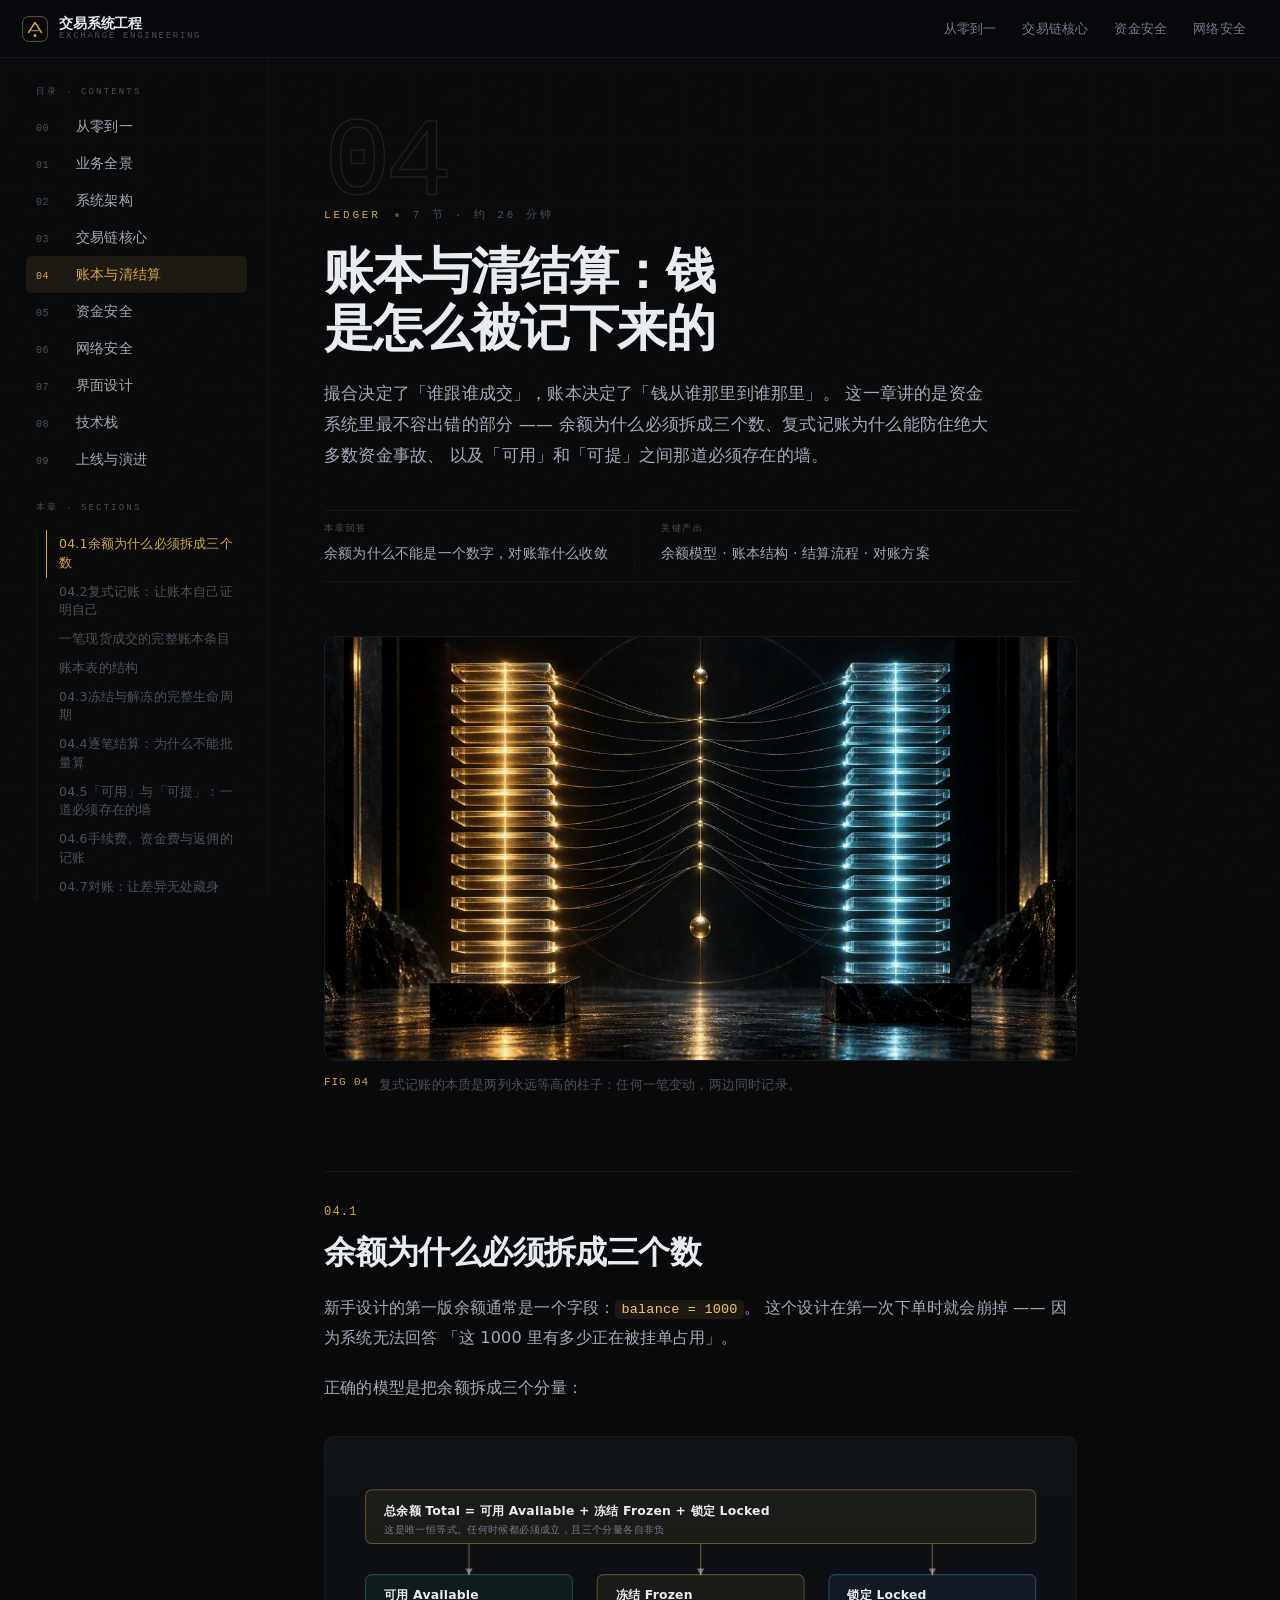
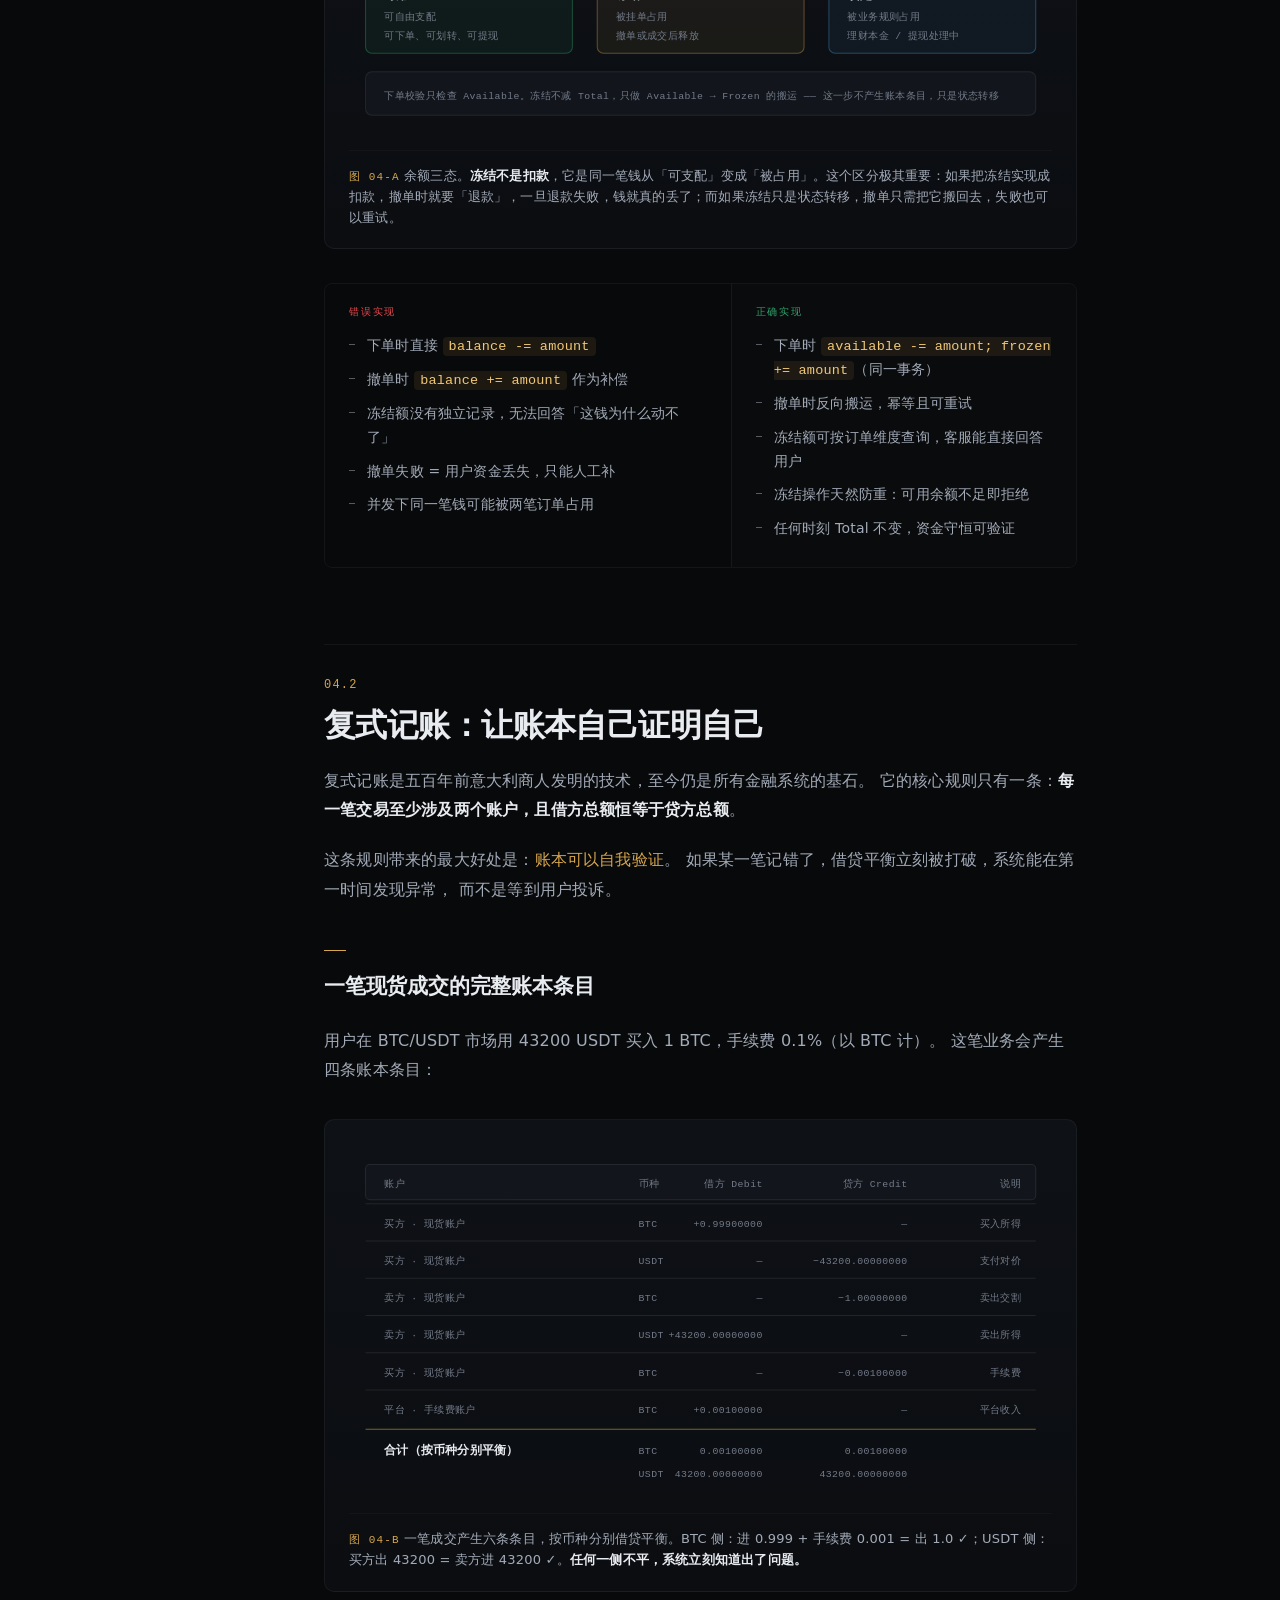
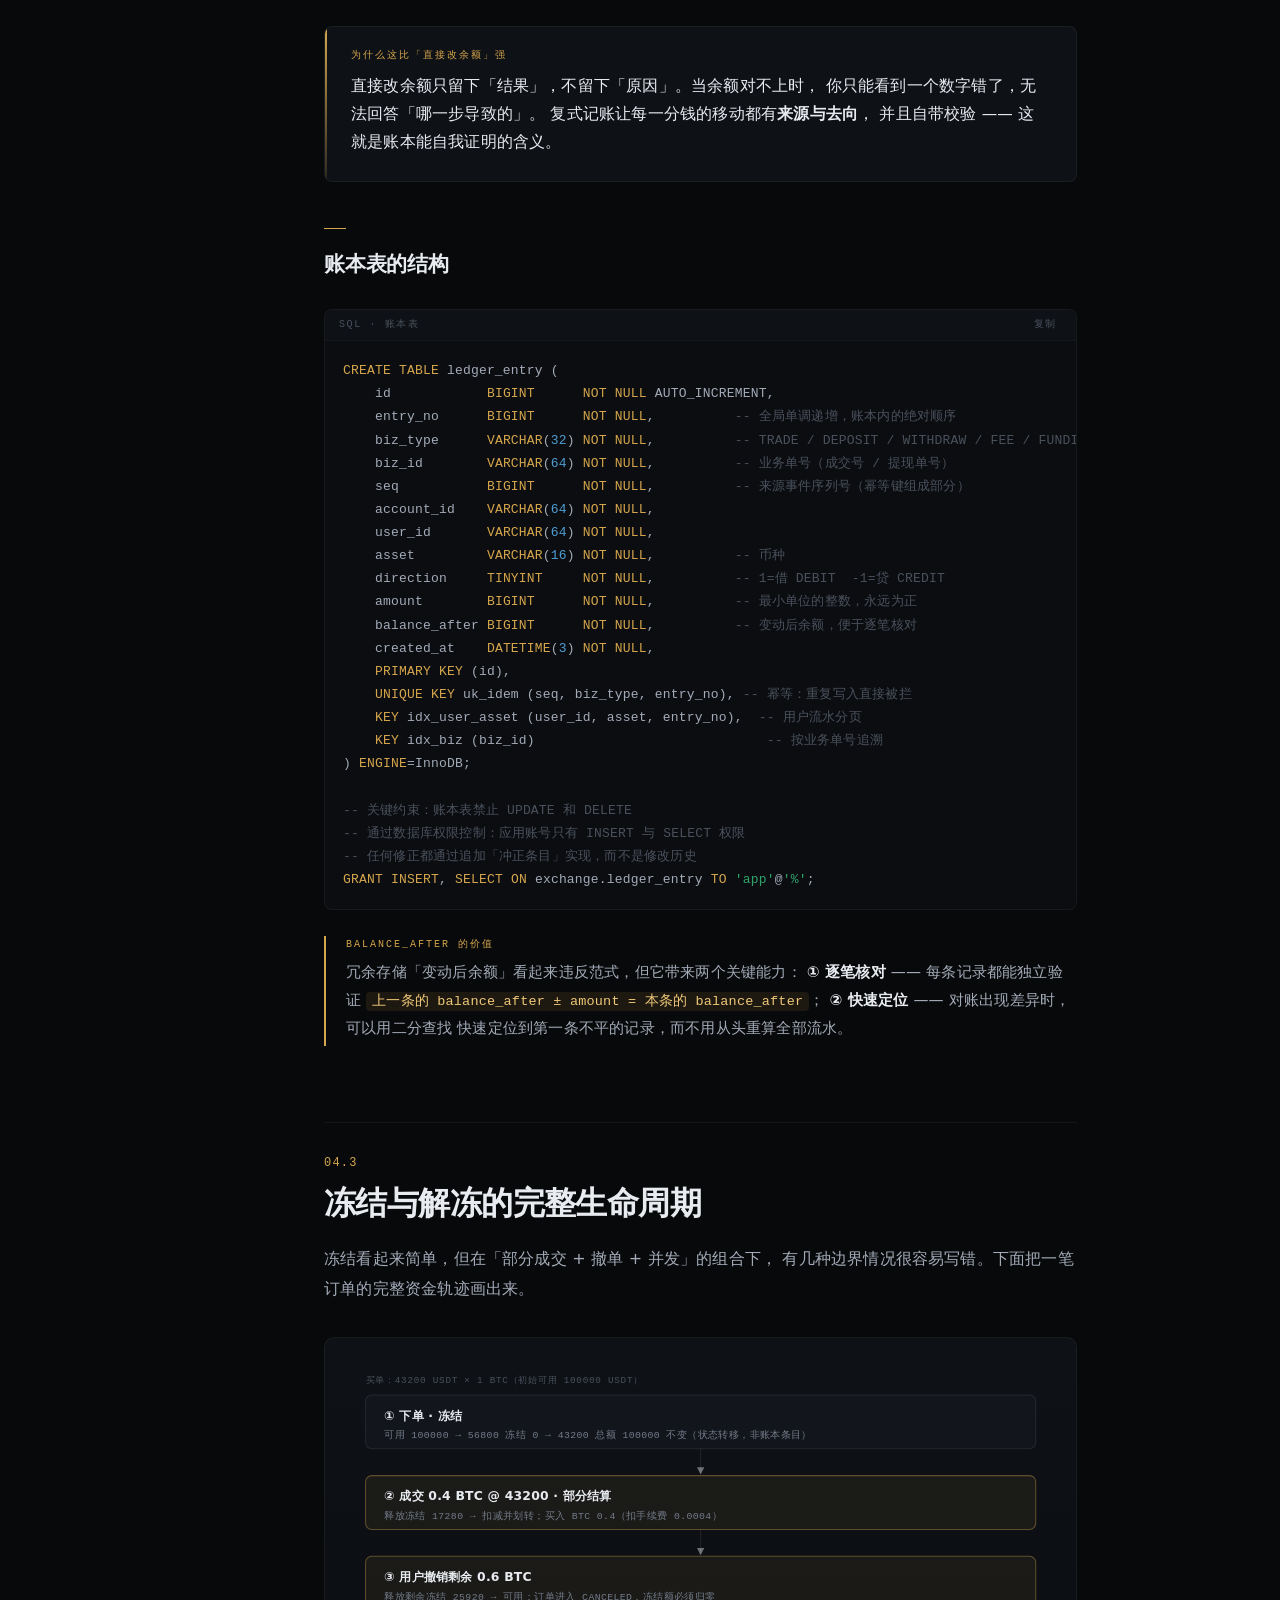
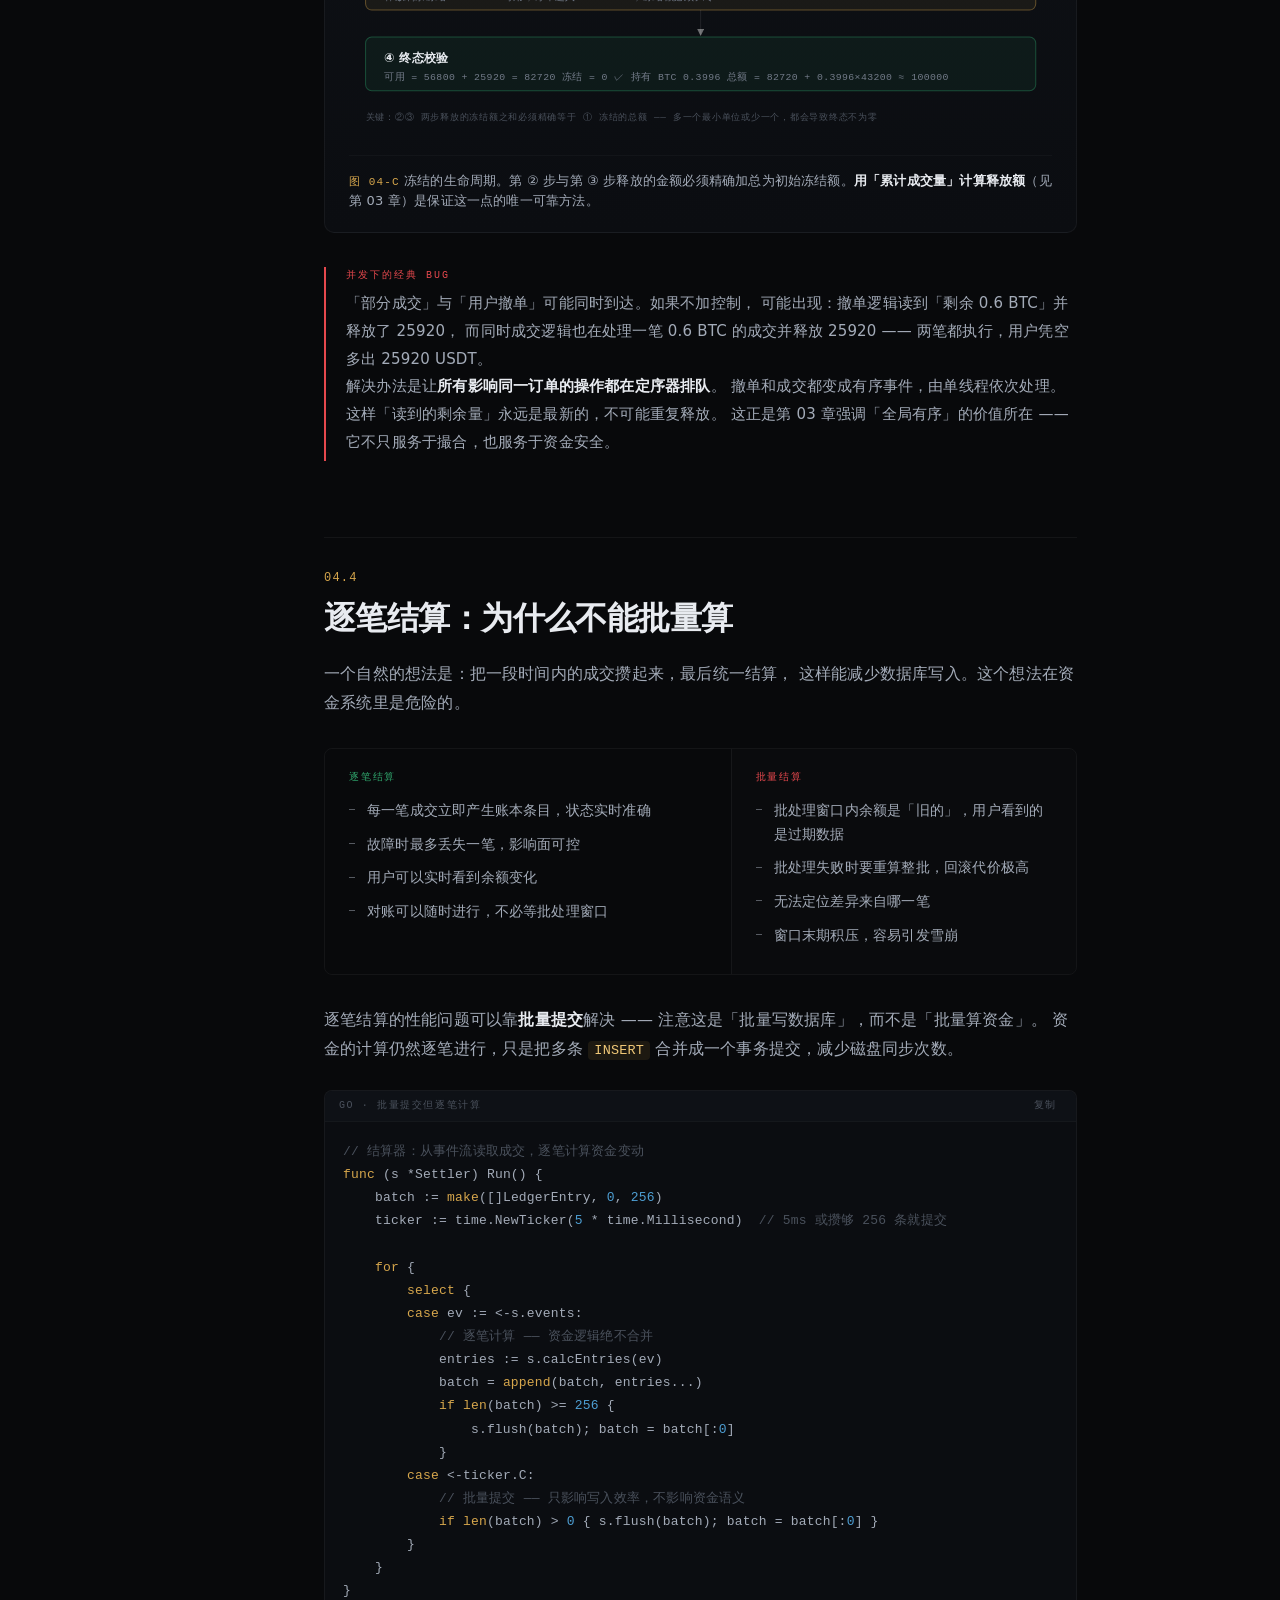
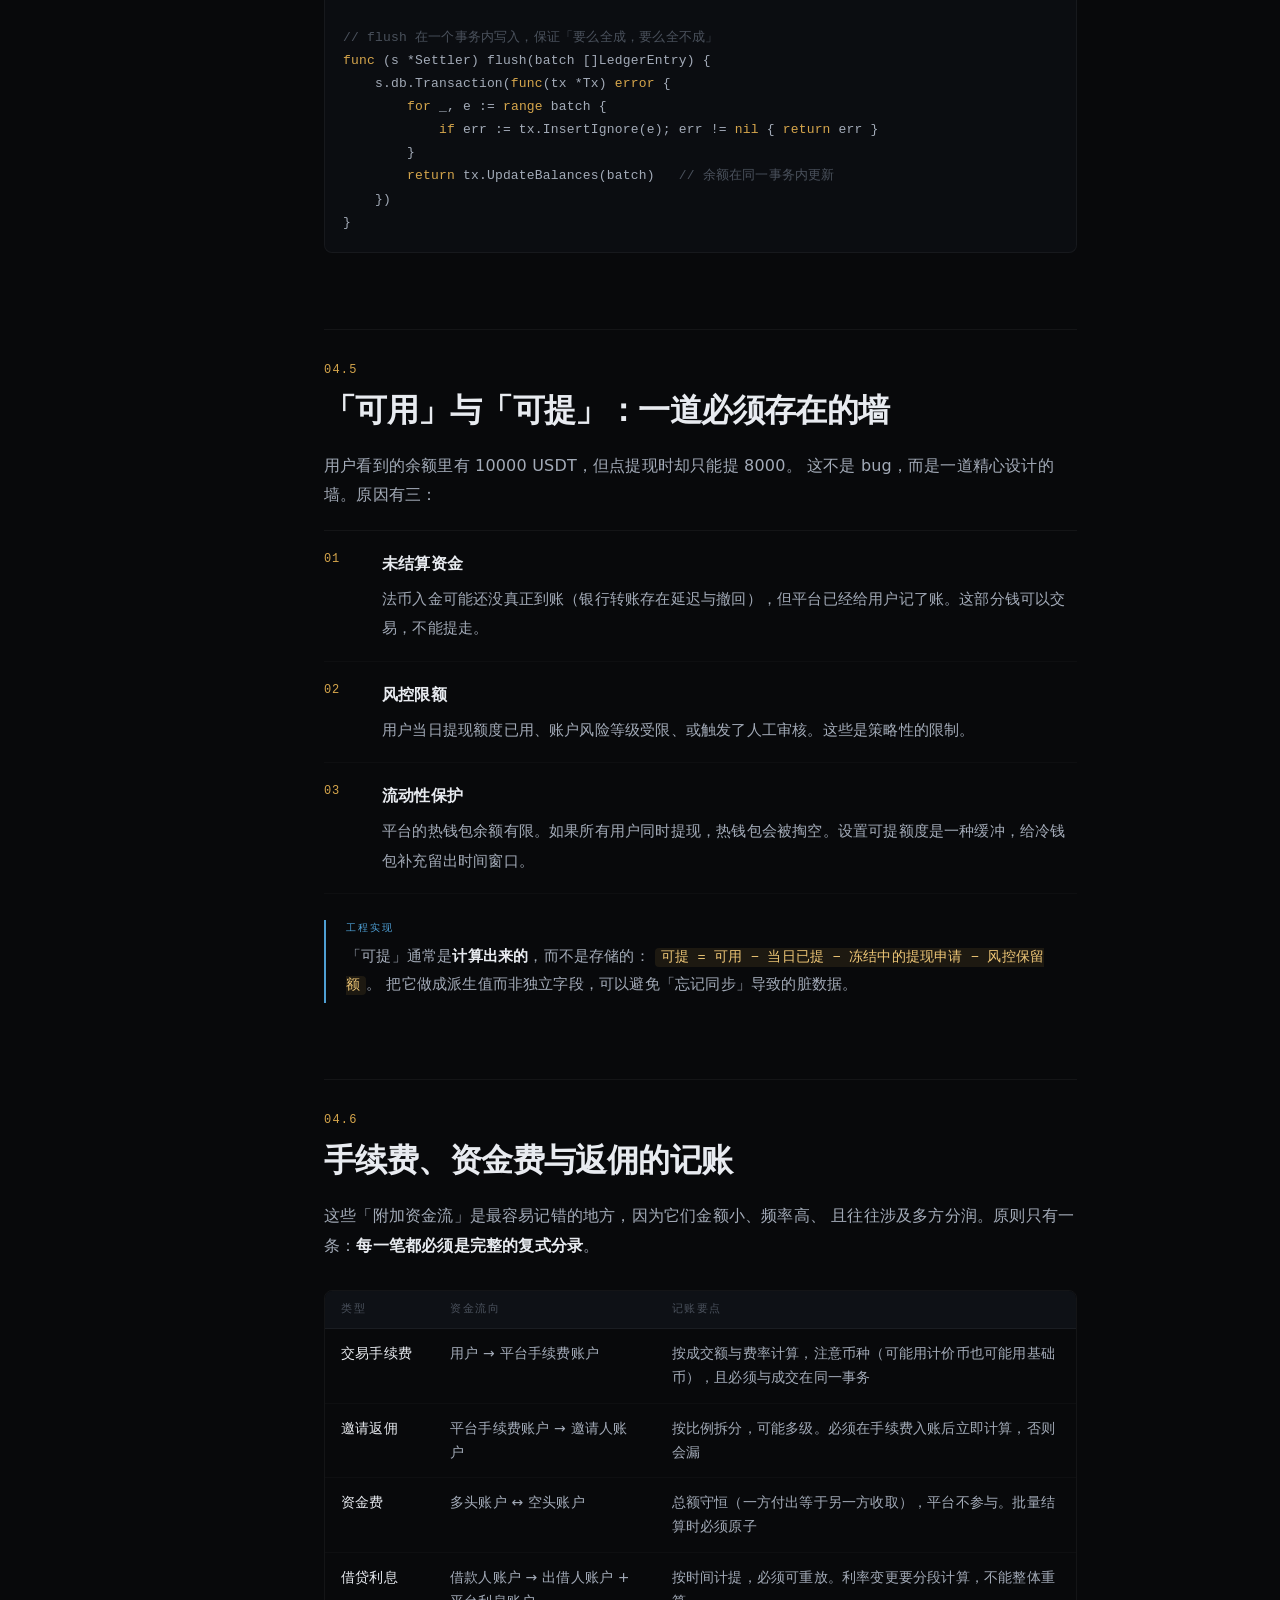
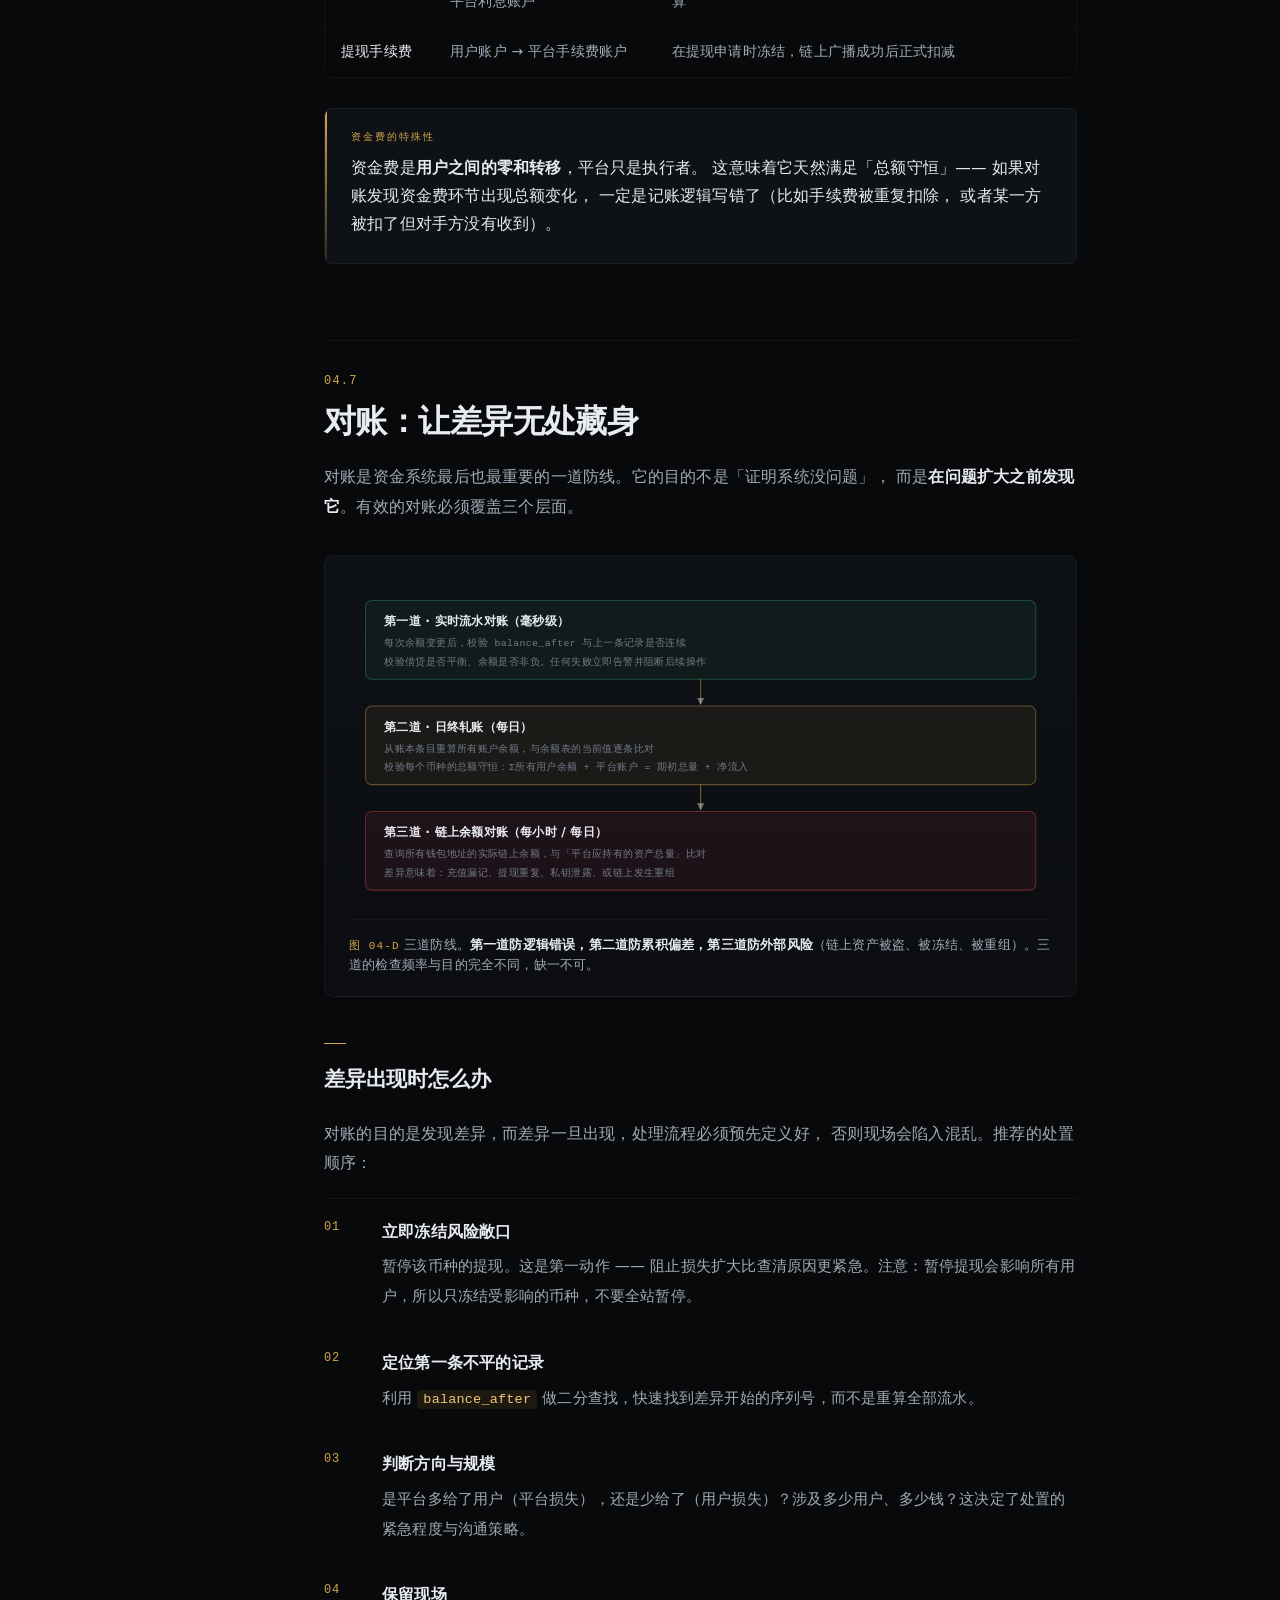
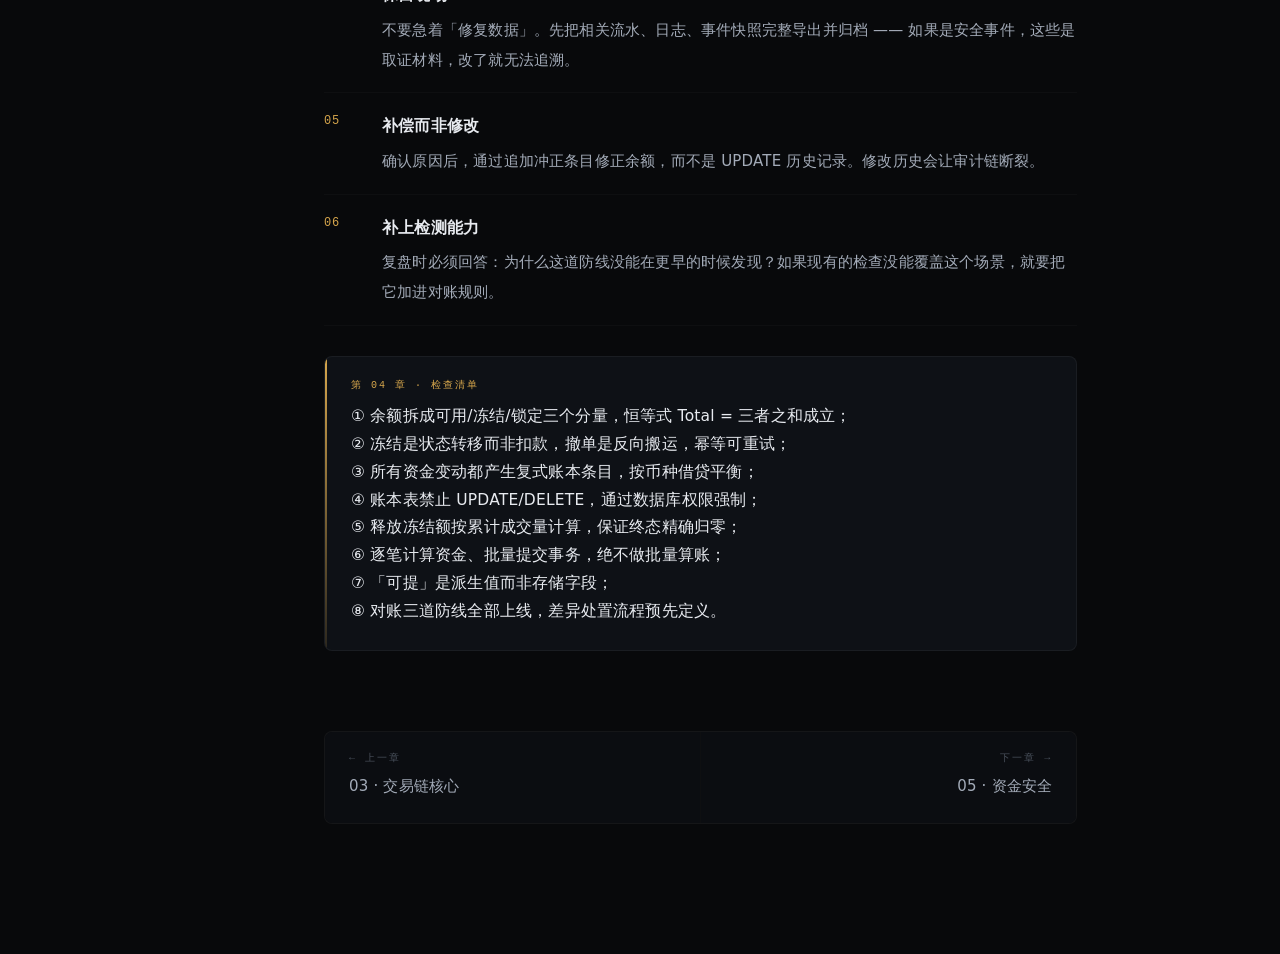
<file: chapters/04-ledger.html>
<!DOCTYPE html>
<html lang="zh-CN">
<head>
<meta charset="UTF-8">
<meta name="viewport" content="width=device-width, initial-scale=1">
<title>04 · 账本与清结算 — 交易系统工程</title>
<meta name="description" content="余额的三种形态、复式记账的借贷平衡、冻结与解冻、逐笔结算、可用与可提的分离，以及账本、余额、链上三方对账体系。">
<meta name="theme-color" content="#08090B">
<link rel="stylesheet" href="../css/style.css">
<link rel="icon" href="data:image/svg+xml,%3Csvg xmlns='http://www.w3.org/2000/svg' viewBox='0 0 26 26'%3E%3Crect width='26' height='26' rx='6' fill='%2308090B'/%3E%3Cpath d='M6.5 16.5 L13 6.5 L19.5 16.5' stroke='%23D6A64C' stroke-width='1.6' fill='none' stroke-linejoin='round'/%3E%3C/svg%3E">
</head>
<body data-page="04-ledger">

<div class="progress" aria-hidden="true"><i></i></div>
<header data-topbar></header>
<div class="scrim" aria-hidden="true"></div>

<div class="shell">
  <aside data-rail></aside>

  <main class="doc">
    <div class="doc__inner">

      <header class="chapter-head">
        <span class="chapter-mark">04</span>
        <div class="chapter-head__meta">
          <span class="eyebrow eyebrow--gold">Ledger</span>
          <span class="dot"></span>
          <span class="eyebrow">7 节 · 约 26 分钟</span>
        </div>
        <h1>账本与清结算：钱是怎么被记下来的</h1>
        <p class="chapter-head__lede">
          撮合决定了「谁跟谁成交」，账本决定了「钱从谁那里到谁那里」。
          这一章讲的是资金系统里最不容出错的部分 ——
          余额为什么必须拆成三个数、复式记账为什么能防住绝大多数资金事故、
          以及「可用」和「可提」之间那道必须存在的墙。
        </p>
        <dl class="chapter-strip">
          <div><dt>本章回答</dt><dd>余额为什么不能是一个数字，对账靠什么收敛</dd></div>
          <div><dt>关键产出</dt><dd>余额模型 · 账本结构 · 结算流程 · 对账方案</dd></div>
        </dl>
      </header>

      <figure class="fig rv">
        <div class="fig__frame">
          <img src="../assets/images/ch04-ledger.webp" width="1200" height="675"
               alt="两列对称的发光玻璃条，抽象表现借贷平衡" decoding="async">
        </div>
        <figcaption><b>FIG 04</b> 复式记账的本质是两列永远等高的柱子：任何一笔变动，两边同时记录。</figcaption>
      </figure>

      <article class="prose" data-article>

        <h2 class="sec" id="s1"><span class="sec__no">04.1</span>余额为什么必须拆成三个数</h2>

        <p>
          新手设计的第一版余额通常是一个字段：<code>balance = 1000</code>。
          这个设计在第一次下单时就会崩掉 —— 因为系统无法回答
          「这 1000 里有多少正在被挂单占用」。
        </p>

        <p>正确的模型是把余额拆成三个分量：</p>

        <div class="diagram rv">
          <svg viewBox="0 0 680 258" role="img" aria-label="余额的三种形态">
            <defs>
              <marker id="a7" markerWidth="7" markerHeight="7" refX="6" refY="3.5" orient="auto">
                <path d="M0,0 L7,3.5 L0,7 z" fill="rgba(255,255,255,.4)"/>
              </marker>
            </defs>

            <rect class="dg-node dg-node--gold" x="16" y="24" width="648" height="52" rx="6"/>
            <text class="dg-t" x="34" y="48">总余额 Total = 可用 Available + 冻结 Frozen + 锁定 Locked</text>
            <text class="dg-s" x="34" y="66">这是唯一恒等式。任何时候都必须成立，且三个分量各自非负</text>

            <!-- 可用 -->
            <rect class="dg-node dg-node--down" x="16" y="106" width="200" height="76" rx="6"/>
            <text class="dg-t" x="34" y="130">可用 Available</text>
            <text class="dg-s" x="34" y="150">可自由支配</text>
            <text class="dg-s" x="34" y="168">可下单、可划转、可提现</text>

            <!-- 冻结 -->
            <rect class="dg-node dg-node--gold" x="240" y="106" width="200" height="76" rx="6"/>
            <text class="dg-t" x="258" y="130">冻结 Frozen</text>
            <text class="dg-s" x="258" y="150">被挂单占用</text>
            <text class="dg-s" x="258" y="168">撤单或成交后释放</text>

            <!-- 锁定 -->
            <rect class="dg-node dg-node--cyan" x="464" y="106" width="200" height="76" rx="6"/>
            <text class="dg-t" x="482" y="130">锁定 Locked</text>
            <text class="dg-s" x="482" y="150">被业务规则占用</text>
            <text class="dg-s" x="482" y="168">理财本金 / 提现处理中</text>

            <path class="dg-line dg-line--gold" d="M116,76 V106" marker-end="url(#a7)"/>
            <path class="dg-line dg-line--gold" d="M340,76 V106" marker-end="url(#a7)"/>
            <path class="dg-line dg-line--gold" d="M564,76 V106" marker-end="url(#a7)"/>

            <rect class="dg-node" x="16" y="200" width="648" height="42" rx="6"/>
            <text class="dg-s" x="34" y="226">下单校验只检查 Available。冻结不减 Total，只做 Available → Frozen 的搬运 —— 这一步不产生账本条目，只是状态转移</text>
          </svg>
          <p class="diagram__cap"><b>图 04-A</b> 余额三态。<strong>冻结不是扣款</strong>，它是同一笔钱从「可支配」变成「被占用」。这个区分极其重要：如果把冻结实现成扣款，撤单时就要「退款」，一旦退款失败，钱就真的丢了；而如果冻结只是状态转移，撤单只需把它搬回去，失败也可以重试。</p>
        </div>

        <div class="compare">
          <div class="bad">
            <h5>错误实现</h5>
            <ul>
              <li>下单时直接 <code>balance -= amount</code></li>
              <li>撤单时 <code>balance += amount</code> 作为补偿</li>
              <li>冻结额没有独立记录，无法回答「这钱为什么动不了」</li>
              <li>撤单失败 = 用户资金丢失，只能人工补</li>
              <li>并发下同一笔钱可能被两笔订单占用</li>
            </ul>
          </div>
          <div class="good">
            <h5>正确实现</h5>
            <ul>
              <li>下单时 <code>available -= amount; frozen += amount</code>（同一事务）</li>
              <li>撤单时反向搬运，幂等且可重试</li>
              <li>冻结额可按订单维度查询，客服能直接回答用户</li>
              <li>冻结操作天然防重：可用余额不足即拒绝</li>
              <li>任何时刻 Total 不变，资金守恒可验证</li>
            </ul>
          </div>
        </div>

        <h2 class="sec" id="s2"><span class="sec__no">04.2</span>复式记账：让账本自己证明自己</h2>

        <p>
          复式记账是五百年前意大利商人发明的技术，至今仍是所有金融系统的基石。
          它的核心规则只有一条：<strong>每一笔交易至少涉及两个账户，且借方总额恒等于贷方总额</strong>。
        </p>

        <p>
          这条规则带来的最大好处是：<em>账本可以自我验证</em>。
          如果某一笔记错了，借贷平衡立刻被打破，系统能在第一时间发现异常，
          而不是等到用户投诉。
        </p>

        <h3 class="sub" id="s2-1">一笔现货成交的完整账本条目</h3>

        <p>
          用户在 BTC/USDT 市场用 43200 USDT 买入 1 BTC，手续费 0.1%（以 BTC 计）。
          这笔业务会产生四条账本条目：
        </p>

        <div class="diagram rv">
          <svg viewBox="0 0 680 336" role="img" aria-label="复式记账条目示例">
            <!-- 表头 -->
            <rect class="dg-node" x="16" y="16" width="648" height="34" rx="4"/>
            <text class="dg-s" x="34" y="38">账户</text>
            <text class="dg-s" x="280" y="38">币种</text>
            <text class="dg-s" x="400" y="38" text-anchor="end">借方 Debit</text>
            <text class="dg-s" x="540" y="38" text-anchor="end">贷方 Credit</text>
            <text class="dg-s" x="650" y="38" text-anchor="end">说明</text>

            <!-- 行 1 -->
            <path class="dg-line" d="M16,54 H664"/>
            <text class="dg-s" x="34" y="76" fill="#E8EBF0">买方 · 现货账户</text>
            <text class="dg-s" x="280" y="76">BTC</text>
            <text class="dg-s" x="400" y="76" text-anchor="end" fill="#2FA36B">+0.99900000</text>
            <text class="dg-s" x="540" y="76" text-anchor="end">—</text>
            <text class="dg-s" x="650" y="76" text-anchor="end">买入所得</text>

            <!-- 行 2 -->
            <path class="dg-line" d="M16,90 H664"/>
            <text class="dg-s" x="34" y="112" fill="#E8EBF0">买方 · 现货账户</text>
            <text class="dg-s" x="280" y="112">USDT</text>
            <text class="dg-s" x="400" y="112" text-anchor="end">—</text>
            <text class="dg-s" x="540" y="112" text-anchor="end" fill="#E5484D">−43200.00000000</text>
            <text class="dg-s" x="650" y="112" text-anchor="end">支付对价</text>

            <!-- 行 3 -->
            <path class="dg-line" d="M16,126 H664"/>
            <text class="dg-s" x="34" y="148" fill="#E8EBF0">卖方 · 现货账户</text>
            <text class="dg-s" x="280" y="148">BTC</text>
            <text class="dg-s" x="400" y="148" text-anchor="end">—</text>
            <text class="dg-s" x="540" y="148" text-anchor="end" fill="#E5484D">−1.00000000</text>
            <text class="dg-s" x="650" y="148" text-anchor="end">卖出交割</text>

            <!-- 行 4 -->
            <path class="dg-line" d="M16,162 H664"/>
            <text class="dg-s" x="34" y="184" fill="#E8EBF0">卖方 · 现货账户</text>
            <text class="dg-s" x="280" y="184">USDT</text>
            <text class="dg-s" x="400" y="184" text-anchor="end" fill="#2FA36B">+43200.00000000</text>
            <text class="dg-s" x="540" y="184" text-anchor="end">—</text>
            <text class="dg-s" x="650" y="184" text-anchor="end">卖出所得</text>

            <!-- 行 5 -->
            <path class="dg-line" d="M16,198 H664"/>
            <text class="dg-s" x="34" y="220" fill="#E8EBF0">买方 · 现货账户</text>
            <text class="dg-s" x="280" y="220">BTC</text>
            <text class="dg-s" x="400" y="220" text-anchor="end">—</text>
            <text class="dg-s" x="540" y="220" text-anchor="end" fill="#E5484D">−0.00100000</text>
            <text class="dg-s" x="650" y="220" text-anchor="end">手续费</text>

            <!-- 行 6 -->
            <path class="dg-line" d="M16,234 H664"/>
            <text class="dg-s" x="34" y="256" fill="#E8EBF0">平台 · 手续费账户</text>
            <text class="dg-s" x="280" y="256">BTC</text>
            <text class="dg-s" x="400" y="256" text-anchor="end" fill="#2FA36B">+0.00100000</text>
            <text class="dg-s" x="540" y="256" text-anchor="end">—</text>
            <text class="dg-s" x="650" y="256" text-anchor="end">平台收入</text>

            <!-- 合计 -->
            <path class="dg-line dg-line--gold" d="M16,272 H664"/>
            <text class="dg-t" x="34" y="296">合计（按币种分别平衡）</text>
            <text class="dg-s" x="280" y="296">BTC</text>
            <text class="dg-s" x="400" y="296" text-anchor="end" fill="#2FA36B">0.00100000</text>
            <text class="dg-s" x="540" y="296" text-anchor="end" fill="#E5484D">0.00100000</text>

            <text class="dg-s" x="280" y="318">USDT</text>
            <text class="dg-s" x="400" y="318" text-anchor="end" fill="#2FA36B">43200.00000000</text>
            <text class="dg-s" x="540" y="318" text-anchor="end" fill="#E5484D">43200.00000000</text>
          </svg>
          <p class="diagram__cap"><b>图 04-B</b> 一笔成交产生六条条目，按币种分别借贷平衡。BTC 侧：进 0.999 + 手续费 0.001 = 出 1.0 ✓；USDT 侧：买方出 43200 = 卖方进 43200 ✓。<strong>任何一侧不平，系统立刻知道出了问题。</strong></p>
        </div>

        <div class="keyline">
          <span class="keyline__tag">为什么这比「直接改余额」强</span>
          <p>
            直接改余额只留下「结果」，不留下「原因」。当余额对不上时，
            你只能看到一个数字错了，无法回答「哪一步导致的」。
            复式记账让每一分钱的移动都有<strong>来源与去向</strong>，
            并且自带校验 —— 这就是账本能自我证明的含义。
          </p>
        </div>

        <h3 class="sub" id="s2-2">账本表的结构</h3>

        <div class="code">
          <div class="code__bar"><span class="code__lang">SQL · 账本表</span><button class="code__copy" type="button">复制</button></div>
<pre><span class="k">CREATE TABLE</span> ledger_entry (
    id            <span class="k">BIGINT</span>      <span class="k">NOT NULL</span> AUTO_INCREMENT,
    entry_no      <span class="k">BIGINT</span>      <span class="k">NOT NULL</span>,          <span class="c">-- 全局单调递增，账本内的绝对顺序</span>
    biz_type      <span class="k">VARCHAR</span>(<span class="n">32</span>) <span class="k">NOT NULL</span>,          <span class="c">-- TRADE / DEPOSIT / WITHDRAW / FEE / FUNDING</span>
    biz_id        <span class="k">VARCHAR</span>(<span class="n">64</span>) <span class="k">NOT NULL</span>,          <span class="c">-- 业务单号（成交号 / 提现单号）</span>
    seq           <span class="k">BIGINT</span>      <span class="k">NOT NULL</span>,          <span class="c">-- 来源事件序列号（幂等键组成部分）</span>
    account_id    <span class="k">VARCHAR</span>(<span class="n">64</span>) <span class="k">NOT NULL</span>,
    user_id       <span class="k">VARCHAR</span>(<span class="n">64</span>) <span class="k">NOT NULL</span>,
    asset         <span class="k">VARCHAR</span>(<span class="n">16</span>) <span class="k">NOT NULL</span>,          <span class="c">-- 币种</span>
    direction     <span class="k">TINYINT</span>     <span class="k">NOT NULL</span>,          <span class="c">-- 1=借 DEBIT  -1=贷 CREDIT</span>
    amount        <span class="k">BIGINT</span>      <span class="k">NOT NULL</span>,          <span class="c">-- 最小单位的整数，永远为正</span>
    balance_after <span class="k">BIGINT</span>      <span class="k">NOT NULL</span>,          <span class="c">-- 变动后余额，便于逐笔核对</span>
    created_at    <span class="k">DATETIME</span>(<span class="n">3</span>) <span class="k">NOT NULL</span>,
    <span class="k">PRIMARY KEY</span> (id),
    <span class="k">UNIQUE KEY</span> uk_idem (seq, biz_type, entry_no), <span class="c">-- 幂等：重复写入直接被拦</span>
    <span class="k">KEY</span> idx_user_asset (user_id, asset, entry_no),  <span class="c">-- 用户流水分页</span>
    <span class="k">KEY</span> idx_biz (biz_id)                             <span class="c">-- 按业务单号追溯</span>
) <span class="k">ENGINE</span>=InnoDB;

<span class="c">-- 关键约束：账本表禁止 UPDATE 和 DELETE</span>
<span class="c">-- 通过数据库权限控制：应用账号只有 INSERT 与 SELECT 权限</span>
<span class="c">-- 任何修正都通过追加「冲正条目」实现，而不是修改历史</span>
<span class="k">GRANT</span> <span class="k">INSERT</span>, <span class="k">SELECT</span> <span class="k">ON</span> exchange.ledger_entry <span class="k">TO</span> <span class="s">'app'</span>@<span class="s">'%'</span>;</pre>
        </div>

        <div class="note note--gold">
          <span class="note__tag">balance_after 的价值</span>
          <p>
            冗余存储「变动后余额」看起来违反范式，但它带来两个关键能力：
            <strong>① 逐笔核对</strong> —— 每条记录都能独立验证
            <code>上一条的 balance_after ± amount = 本条的 balance_after</code>；
            <strong>② 快速定位</strong> —— 对账出现差异时，可以用二分查找
            快速定位到第一条不平的记录，而不用从头重算全部流水。
          </p>
        </div>

        <h2 class="sec" id="s3"><span class="sec__no">04.3</span>冻结与解冻的完整生命周期</h2>

        <p>
          冻结看起来简单，但在「部分成交 + 撤单 + 并发」的组合下，
          有几种边界情况很容易写错。下面把一笔订单的完整资金轨迹画出来。
        </p>

        <div class="diagram rv">
          <svg viewBox="0 0 680 358" role="img" aria-label="冻结与解冻的资金轨迹">
            <defs>
              <marker id="a8" markerWidth="7" markerHeight="7" refX="6" refY="3.5" orient="auto">
                <path d="M0,0 L7,3.5 L0,7 z" fill="rgba(255,255,255,.4)"/>
              </marker>
            </defs>

            <text class="dg-label" x="16" y="16">买单：43200 USDT × 1 BTC（初始可用 100000 USDT）</text>

            <!-- 步骤 -->
            <rect class="dg-node" x="16" y="28" width="648" height="52" rx="6"/>
            <text class="dg-t" x="34" y="52">① 下单 · 冻结</text>
            <text class="dg-s" x="34" y="70">可用 100000 → 56800   冻结 0 → 43200   总额 100000 不变（状态转移，非账本条目）</text>

            <path class="dg-line" d="M340,80 V104" marker-end="url(#a8)"/>

            <rect class="dg-node dg-node--gold" x="16" y="106" width="648" height="52" rx="6"/>
            <text class="dg-t" x="34" y="130">② 成交 0.4 BTC @ 43200 · 部分结算</text>
            <text class="dg-s" x="34" y="148">释放冻结 17280 → 扣减并划转；买入 BTC 0.4（扣手续费 0.0004）</text>

            <path class="dg-line" d="M340,158 V182" marker-end="url(#a8)"/>

            <rect class="dg-node dg-node--gold" x="16" y="184" width="648" height="52" rx="6"/>
            <text class="dg-t" x="34" y="208">③ 用户撤销剩余 0.6 BTC</text>
            <text class="dg-s" x="34" y="226">释放剩余冻结 25920 → 可用；订单进入 CANCELED，冻结额必须归零</text>

            <path class="dg-line" d="M340,236 V260" marker-end="url(#a8)"/>

            <rect class="dg-node dg-node--down" x="16" y="262" width="648" height="52" rx="6"/>
            <text class="dg-t" x="34" y="286">④ 终态校验</text>
            <text class="dg-s" x="34" y="304">可用 = 56800 + 25920 = 82720   冻结 = 0 ✓   持有 BTC 0.3996   总额 = 82720 + 0.3996×43200 ≈ 100000</text>

            <text class="dg-label" x="16" y="342" fill="rgba(214,166,76,.85)">关键：②③ 两步释放的冻结额之和必须精确等于 ① 冻结的总额 —— 多一个最小单位或少一个，都会导致终态不为零</text>
          </svg>
          <p class="diagram__cap"><b>图 04-C</b> 冻结的生命周期。第 ② 步与第 ③ 步释放的金额必须精确加总为初始冻结额。<strong>用「累计成交量」计算释放额</strong>（见第 03 章）是保证这一点的唯一可靠方法。</p>
        </div>

        <div class="note note--warn">
          <span class="note__tag">并发下的经典 bug</span>
          <p>
            「部分成交」与「用户撤单」可能同时到达。如果不加控制，
            可能出现：撤单逻辑读到「剩余 0.6 BTC」并释放了 25920，
            而同时成交逻辑也在处理一笔 0.6 BTC 的成交并释放 25920 ——
            两笔都执行，用户凭空多出 25920 USDT。
          </p>
          <p>
            解决办法是让<strong>所有影响同一订单的操作都在定序器排队</strong>。
            撤单和成交都变成有序事件，由单线程依次处理。
            这样「读到的剩余量」永远是最新的，不可能重复释放。
            这正是第 03 章强调「全局有序」的价值所在 ——
            它不只服务于撮合，也服务于资金安全。
          </p>
        </div>

        <h2 class="sec" id="s4"><span class="sec__no">04.4</span>逐笔结算：为什么不能批量算</h2>

        <p>
          一个自然的想法是：把一段时间内的成交攒起来，最后统一结算，
          这样能减少数据库写入。这个想法在资金系统里是危险的。
        </p>

        <div class="compare">
          <div class="good">
            <h5>逐笔结算</h5>
            <ul>
              <li>每一笔成交立即产生账本条目，状态实时准确</li>
              <li>故障时最多丢失一笔，影响面可控</li>
              <li>用户可以实时看到余额变化</li>
              <li>对账可以随时进行，不必等批处理窗口</li>
            </ul>
          </div>
          <div class="bad">
            <h5>批量结算</h5>
            <ul>
              <li>批处理窗口内余额是「旧的」，用户看到的是过期数据</li>
              <li>批处理失败时要重算整批，回滚代价极高</li>
              <li>无法定位差异来自哪一笔</li>
              <li>窗口末期积压，容易引发雪崩</li>
            </ul>
          </div>
        </div>

        <p>
          逐笔结算的性能问题可以靠<strong>批量提交</strong>解决 ——
          注意这是「批量写数据库」，而不是「批量算资金」。
          资金的计算仍然逐笔进行，只是把多条 <code>INSERT</code>
          合并成一个事务提交，减少磁盘同步次数。
        </p>

        <div class="code">
          <div class="code__bar"><span class="code__lang">Go · 批量提交但逐笔计算</span><button class="code__copy" type="button">复制</button></div>
<pre><span class="c">// 结算器：从事件流读取成交，逐笔计算资金变动</span>
<span class="k">func</span> (s *Settler) Run() {
    batch := <span class="k">make</span>([]LedgerEntry, <span class="n">0</span>, <span class="n">256</span>)
    ticker := time.NewTicker(<span class="n">5</span> * time.Millisecond)  <span class="c">// 5ms 或攒够 256 条就提交</span>

    <span class="k">for</span> {
        <span class="k">select</span> {
        <span class="k">case</span> ev := &lt;-s.events:
            <span class="c">// 逐笔计算 —— 资金逻辑绝不合并</span>
            entries := s.calcEntries(ev)
            batch = <span class="k">append</span>(batch, entries...)
            <span class="k">if</span> <span class="k">len</span>(batch) &gt;= <span class="n">256</span> {
                s.flush(batch); batch = batch[:<span class="n">0</span>]
            }
        <span class="k">case</span> &lt;-ticker.C:
            <span class="c">// 批量提交 —— 只影响写入效率，不影响资金语义</span>
            <span class="k">if</span> <span class="k">len</span>(batch) &gt; <span class="n">0</span> { s.flush(batch); batch = batch[:<span class="n">0</span>] }
        }
    }
}

<span class="c">// flush 在一个事务内写入，保证「要么全成，要么全不成」</span>
<span class="k">func</span> (s *Settler) flush(batch []LedgerEntry) {
    s.db.Transaction(<span class="k">func</span>(tx *Tx) <span class="k">error</span> {
        <span class="k">for</span> _, e := <span class="k">range</span> batch {
            <span class="k">if</span> err := tx.InsertIgnore(e); err != <span class="k">nil</span> { <span class="k">return</span> err }
        }
        <span class="k">return</span> tx.UpdateBalances(batch)   <span class="c">// 余额在同一事务内更新</span>
    })
}</pre>
        </div>

        <h2 class="sec" id="s5"><span class="sec__no">04.5</span>「可用」与「可提」：一道必须存在的墙</h2>

        <p>
          用户看到的余额里有 10000 USDT，但点提现时却只能提 8000。
          这不是 bug，而是一道精心设计的墙。原因有三：
        </p>

        <ol class="steps">
          <li><b>未结算资金</b><span>法币入金可能还没真正到账（银行转账存在延迟与撤回），但平台已经给用户记了账。这部分钱可以交易，不能提走。</span></li>
          <li><b>风控限额</b><span>用户当日提现额度已用、账户风险等级受限、或触发了人工审核。这些是策略性的限制。</span></li>
          <li><b>流动性保护</b><span>平台的热钱包余额有限。如果所有用户同时提现，热钱包会被掏空。设置可提额度是一种缓冲，给冷钱包补充留出时间窗口。</span></li>
        </ol>

        <div class="note note--info">
          <span class="note__tag">工程实现</span>
          <p>
            「可提」通常是<strong>计算出来的</strong>，而不是存储的：
            <code>可提 = 可用 − 当日已提 − 冻结中的提现申请 − 风控保留额</code>。
            把它做成派生值而非独立字段，可以避免「忘记同步」导致的脏数据。
          </p>
        </div>

        <h2 class="sec" id="s6"><span class="sec__no">04.6</span>手续费、资金费与返佣的记账</h2>

        <p>
          这些「附加资金流」是最容易记错的地方，因为它们金额小、频率高、
          且往往涉及多方分润。原则只有一条：<strong>每一笔都必须是完整的复式分录</strong>。
        </p>

        <div class="tbl">
          <table>
            <thead><tr><th>类型</th><th>资金流向</th><th>记账要点</th></tr></thead>
            <tbody>
              <tr>
                <td>交易手续费</td>
                <td>用户 → 平台手续费账户</td>
                <td>按成交额与费率计算，注意币种（可能用计价币也可能用基础币），且必须与成交在同一事务</td>
              </tr>
              <tr>
                <td>邀请返佣</td>
                <td>平台手续费账户 → 邀请人账户</td>
                <td>按比例拆分，可能多级。必须在手续费入账后立即计算，否则会漏</td>
              </tr>
              <tr>
                <td>资金费</td>
                <td>多头账户 ↔ 空头账户</td>
                <td>总额守恒（一方付出等于另一方收取），平台不参与。批量结算时必须原子</td>
              </tr>
              <tr>
                <td>借贷利息</td>
                <td>借款人账户 → 出借人账户 + 平台利息账户</td>
                <td>按时间计提，必须可重放。利率变更要分段计算，不能整体重算</td>
              </tr>
              <tr>
                <td>提现手续费</td>
                <td>用户账户 → 平台手续费账户</td>
                <td>在提现申请时冻结，链上广播成功后正式扣减</td>
              </tr>
            </tbody>
          </table>
        </div>

        <div class="keyline">
          <span class="keyline__tag">资金费的特殊性</span>
          <p>
            资金费是<strong>用户之间的零和转移</strong>，平台只是执行者。
            这意味着它天然满足「总额守恒」—— 如果对账发现资金费环节出现总额变化，
            一定是记账逻辑写错了（比如手续费被重复扣除，
            或者某一方被扣了但对手方没有收到）。
          </p>
        </div>

        <h2 class="sec" id="s7"><span class="sec__no">04.7</span>对账：让差异无处藏身</h2>

        <p>
          对账是资金系统最后也最重要的一道防线。它的目的不是「证明系统没问题」，
          而是<strong>在问题扩大之前发现它</strong>。有效的对账必须覆盖三个层面。
        </p>

        <div class="diagram rv">
          <svg viewBox="0 0 680 306" role="img" aria-label="对账的三道防线">
            <defs>
              <marker id="a9" markerWidth="7" markerHeight="7" refX="6" refY="3.5" orient="auto">
                <path d="M0,0 L7,3.5 L0,7 z" fill="rgba(255,255,255,.4)"/>
              </marker>
            </defs>

            <!-- 第一道 -->
            <rect class="dg-node dg-node--down" x="16" y="16" width="648" height="76" rx="6"/>
            <text class="dg-t" x="34" y="40">第一道 · 实时流水对账（毫秒级）</text>
            <text class="dg-s" x="34" y="60">每次余额变更后，校验 balance_after 与上一条记录是否连续</text>
            <text class="dg-s" x="34" y="78">校验借贷是否平衡、余额是否非负。任何失败立即告警并阻断后续操作</text>

            <path class="dg-line dg-line--gold" d="M340,92 V116" marker-end="url(#a9)"/>

            <!-- 第二道 -->
            <rect class="dg-node dg-node--gold" x="16" y="118" width="648" height="76" rx="6"/>
            <text class="dg-t" x="34" y="142">第二道 · 日终轧账（每日）</text>
            <text class="dg-s" x="34" y="162">从账本条目重算所有账户余额，与余额表的当前值逐条比对</text>
            <text class="dg-s" x="34" y="180">校验每个币种的总额守恒：Σ所有用户余额 + 平台账户 = 期初总量 + 净流入</text>

            <path class="dg-line dg-line--gold" d="M340,194 V218" marker-end="url(#a9)"/>

            <!-- 第三道 -->
            <rect class="dg-node dg-node--up" x="16" y="220" width="648" height="76" rx="6"/>
            <text class="dg-t" x="34" y="244">第三道 · 链上余额对账（每小时 / 每日）</text>
            <text class="dg-s" x="34" y="264">查询所有钱包地址的实际链上余额，与「平台应持有的资产总量」比对</text>
            <text class="dg-s" x="34" y="282">差异意味着：充值漏记、提现重复、私钥泄露、或链上发生重组</text>
          </svg>
          <p class="diagram__cap"><b>图 04-D</b> 三道防线。<strong>第一道防逻辑错误，第二道防累积偏差，第三道防外部风险</strong>（链上资产被盗、被冻结、被重组）。三道的检查频率与目的完全不同，缺一不可。</p>
        </div>

        <h3 class="sub" id="s7-1">差异出现时怎么办</h3>

        <p>
          对账的目的是发现差异，而差异一旦出现，处理流程必须预先定义好，
          否则现场会陷入混乱。推荐的处置顺序：
        </p>

        <ol class="steps">
          <li><b>立即冻结风险敞口</b><span>暂停该币种的提现。这是第一动作 —— 阻止损失扩大比查清原因更紧急。注意：暂停提现会影响所有用户，所以只冻结受影响的币种，不要全站暂停。</span></li>
          <li><b>定位第一条不平的记录</b><span>利用 <code>balance_after</code> 做二分查找，快速找到差异开始的序列号，而不是重算全部流水。</span></li>
          <li><b>判断方向与规模</b><span>是平台多给了用户（平台损失），还是少给了（用户损失）？涉及多少用户、多少钱？这决定了处置的紧急程度与沟通策略。</span></li>
          <li><b>保留现场</b><span>不要急着「修复数据」。先把相关流水、日志、事件快照完整导出并归档 —— 如果是安全事件，这些是取证材料，改了就无法追溯。</span></li>
          <li><b>补偿而非修改</b><span>确认原因后，通过追加冲正条目修正余额，而不是 UPDATE 历史记录。修改历史会让审计链断裂。</span></li>
          <li><b>补上检测能力</b><span>复盘时必须回答：为什么这道防线没能在更早的时候发现？如果现有的检查没能覆盖这个场景，就要把它加进对账规则。</span></li>
        </ol>

        <div class="keyline">
          <span class="keyline__tag">第 04 章 · 检查清单</span>
          <p>
            ① 余额拆成可用/冻结/锁定三个分量，恒等式 Total = 三者之和成立；<br>
            ② 冻结是状态转移而非扣款，撤单是反向搬运，幂等可重试；<br>
            ③ 所有资金变动都产生复式账本条目，按币种借贷平衡；<br>
            ④ 账本表禁止 UPDATE/DELETE，通过数据库权限强制；<br>
            ⑤ 释放冻结额按累计成交量计算，保证终态精确归零；<br>
            ⑥ 逐笔计算资金、批量提交事务，绝不做批量算账；<br>
            ⑦ 「可提」是派生值而非存储字段；<br>
            ⑧ 对账三道防线全部上线，差异处置流程预先定义。
          </p>
        </div>

      </article>

      <nav data-pager></nav>
    </div>
  </main>
</div>

<script src="../js/site.js"></script>
</body>
</html>
</file>
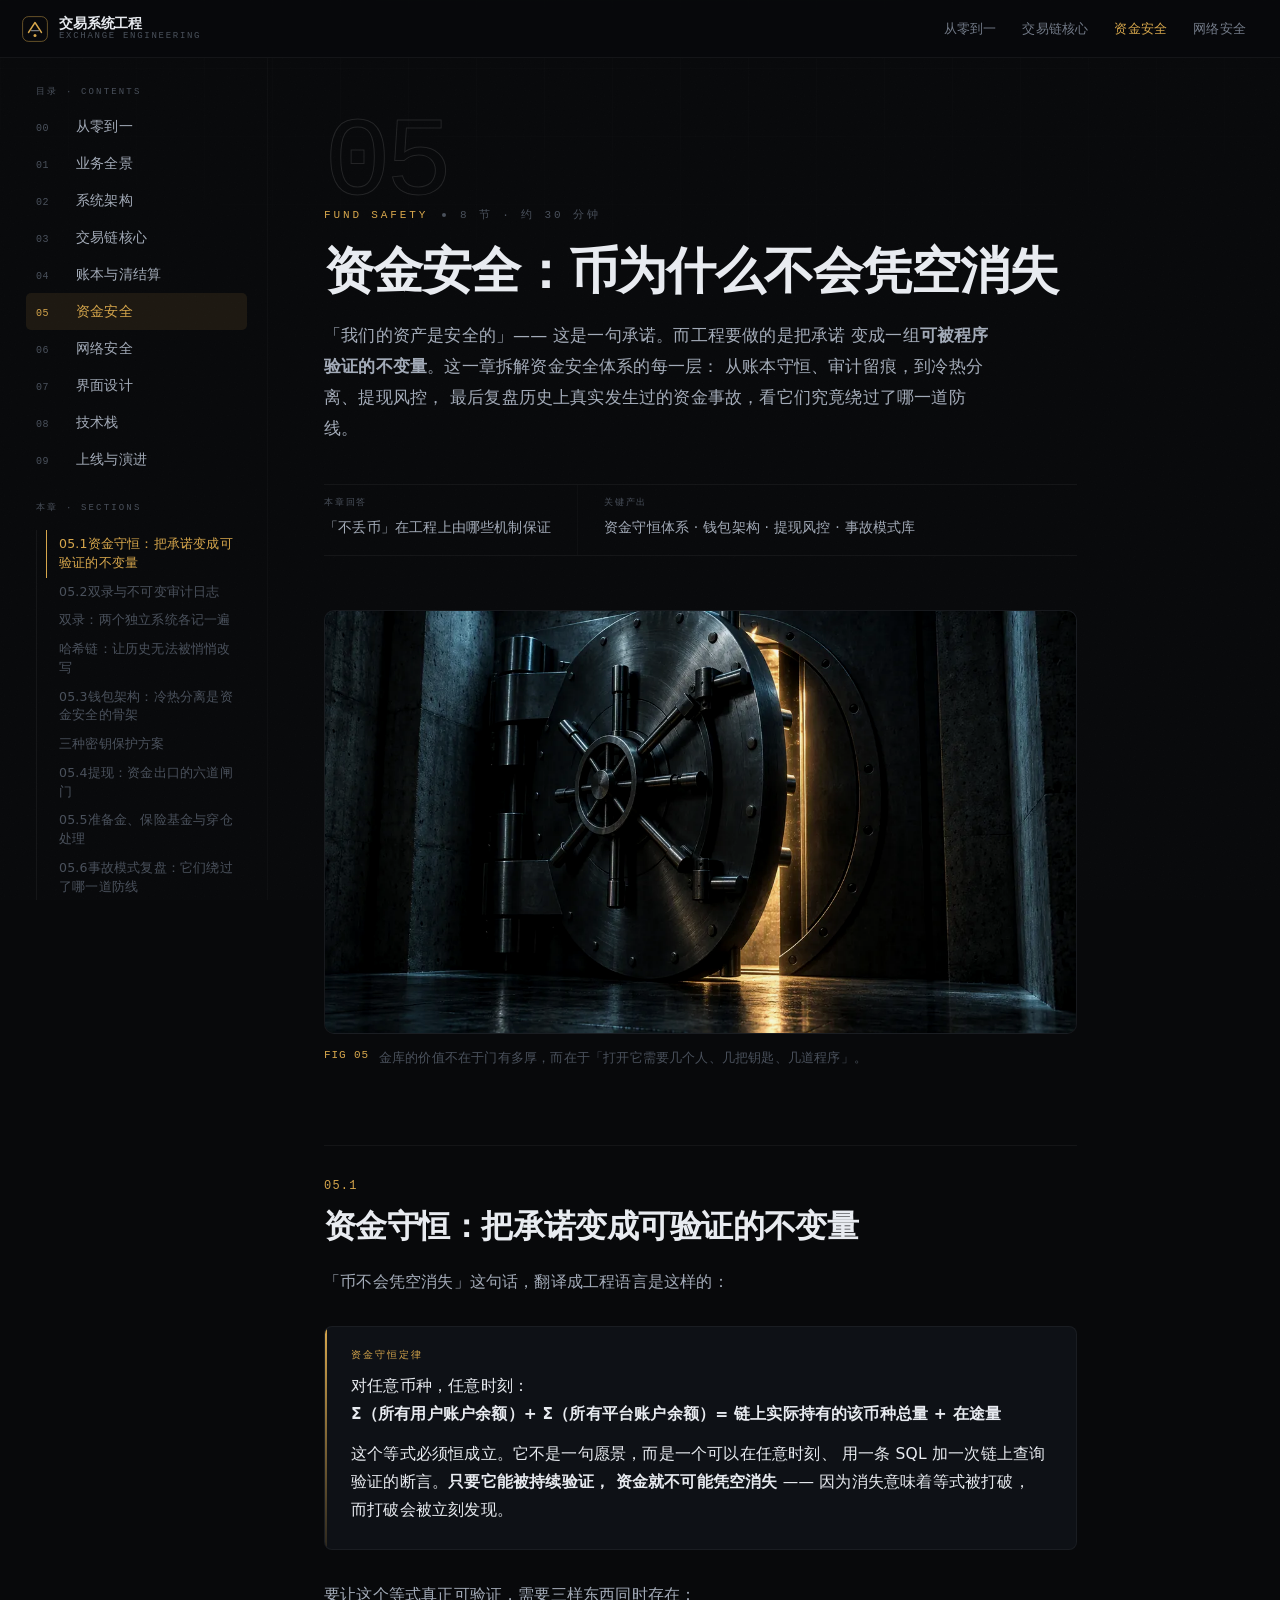
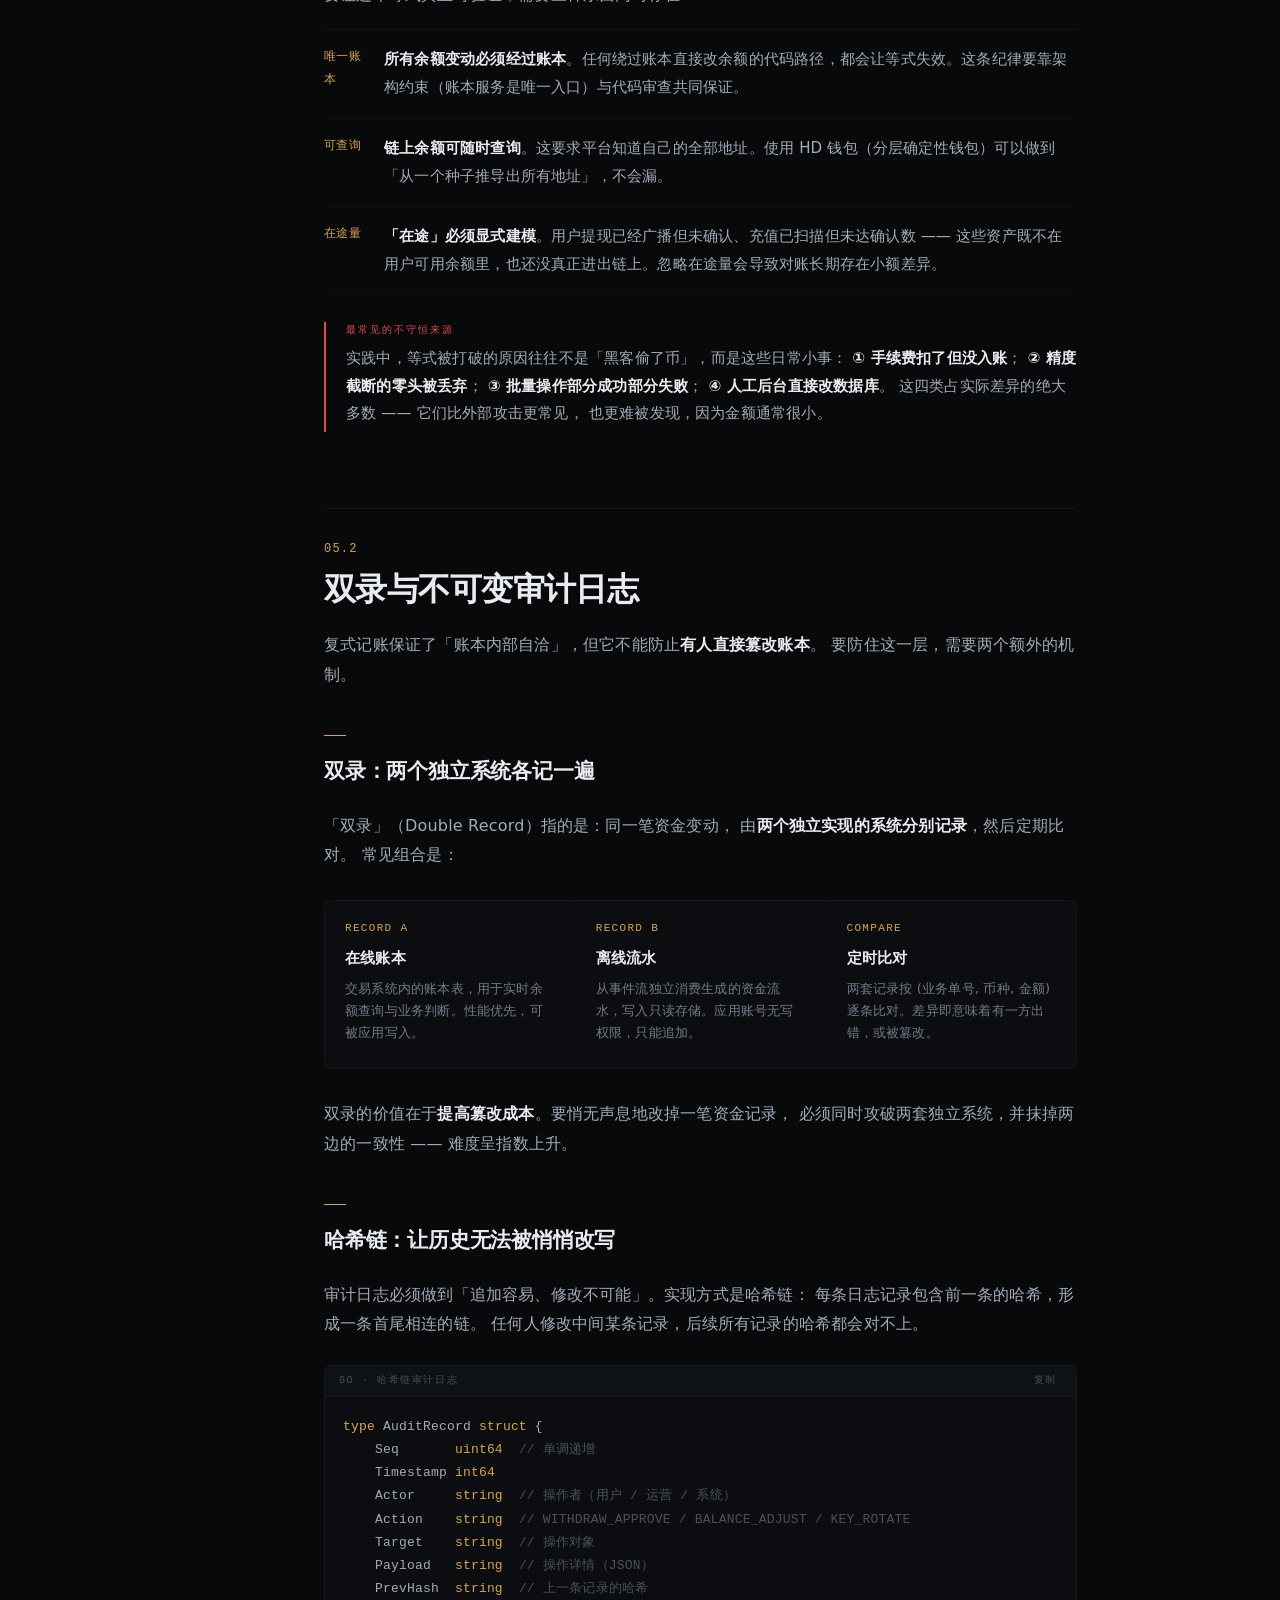
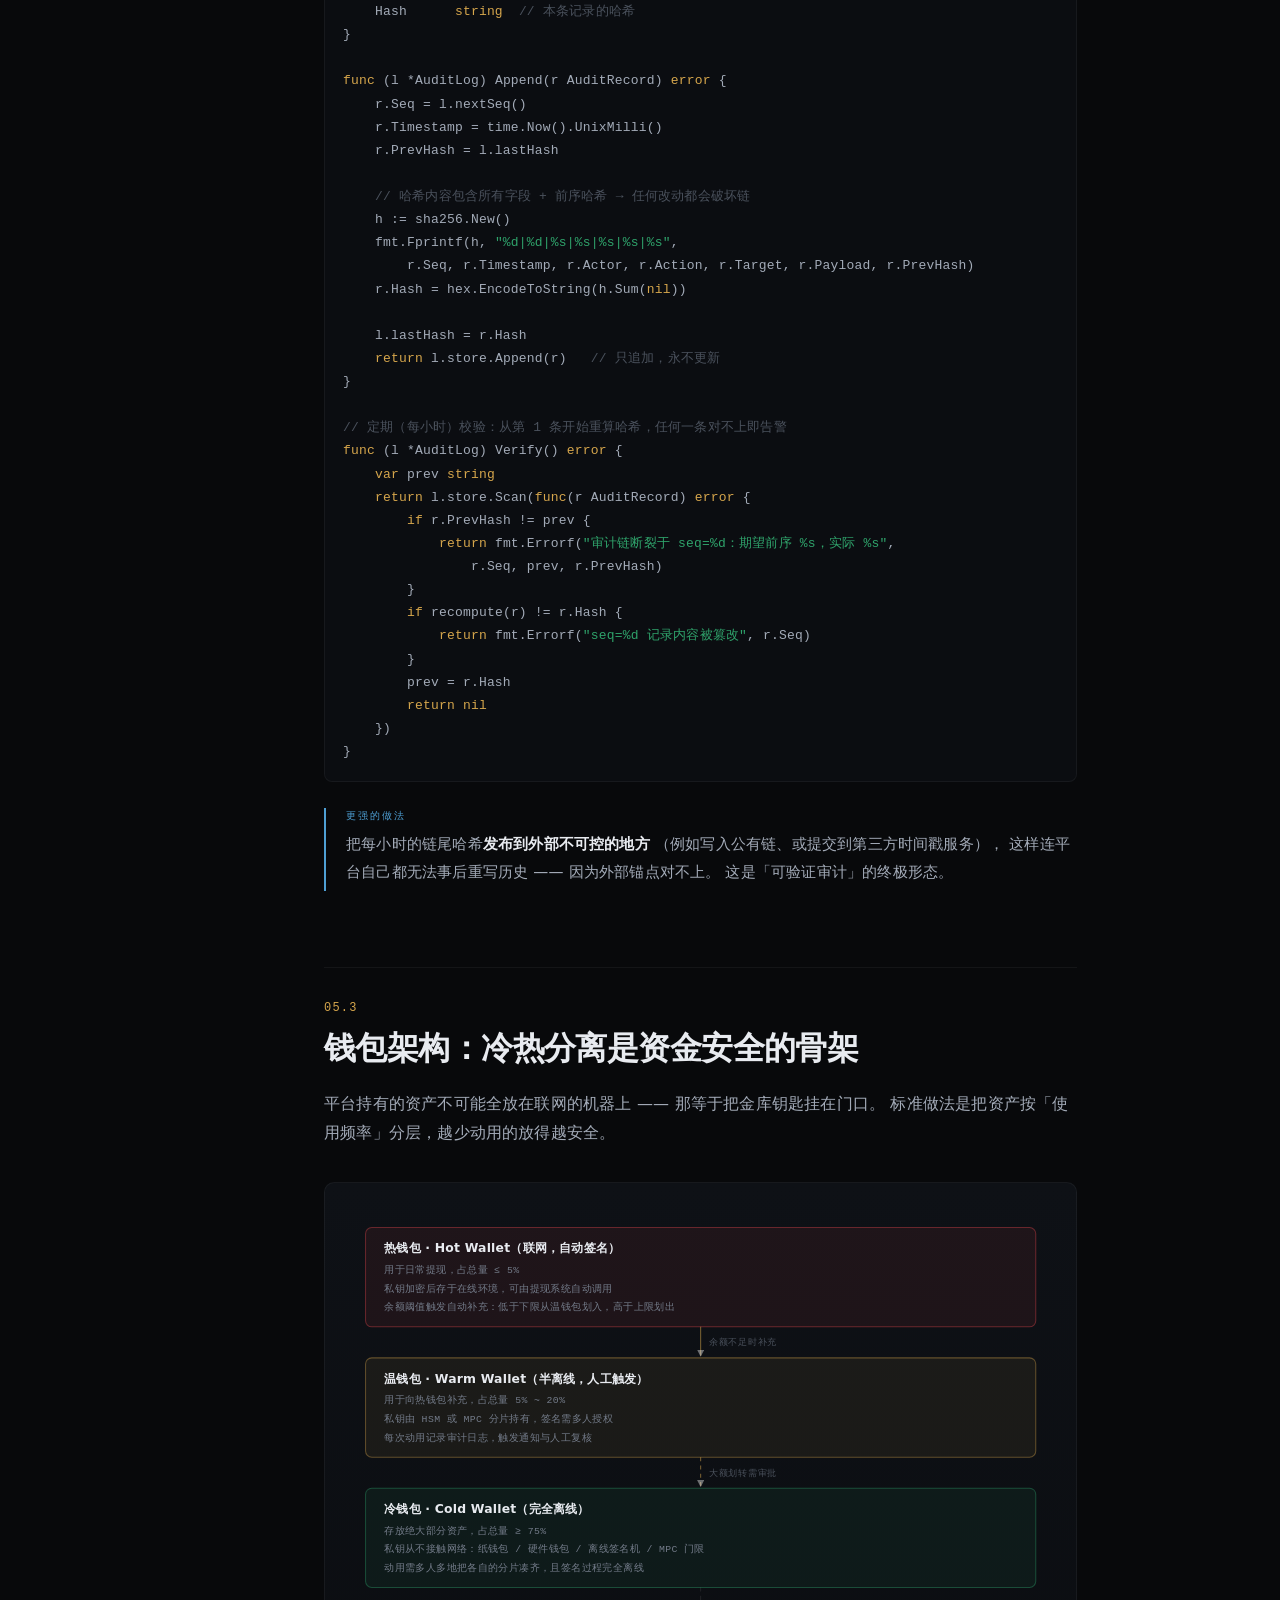
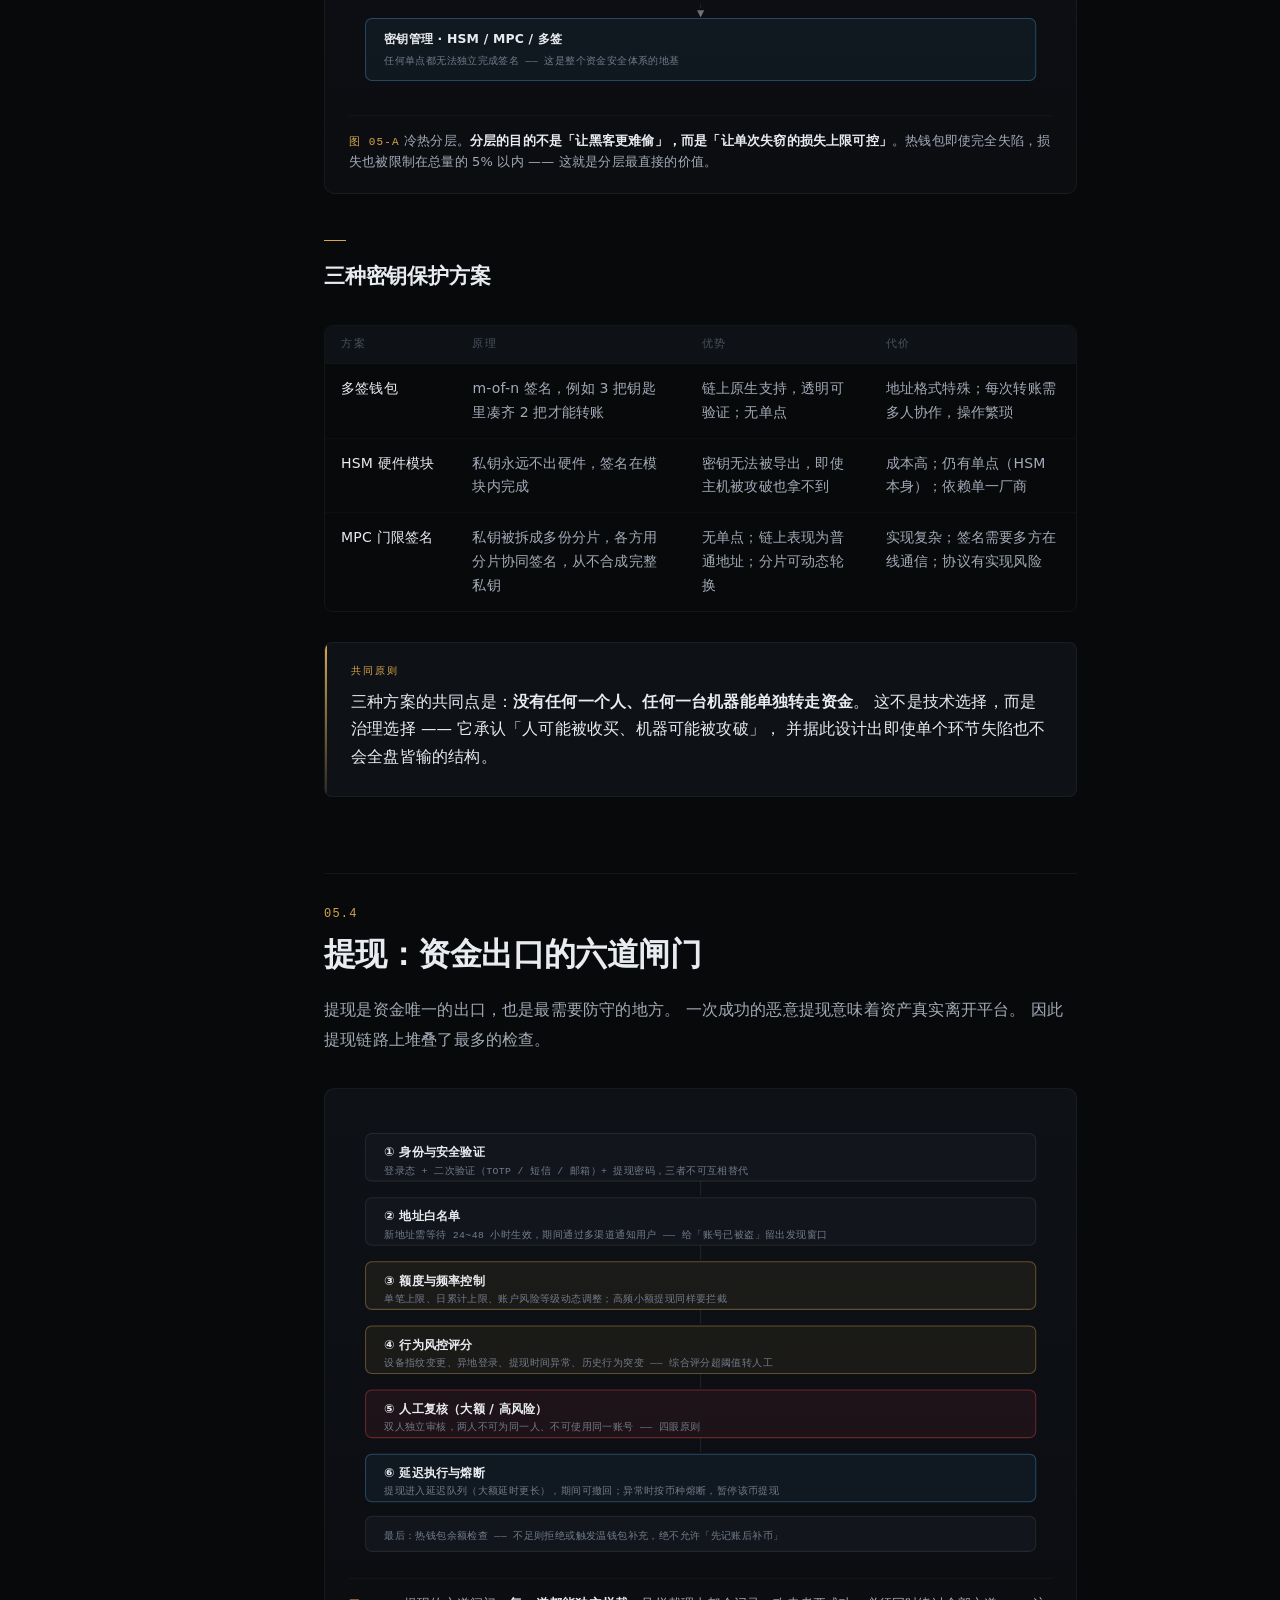
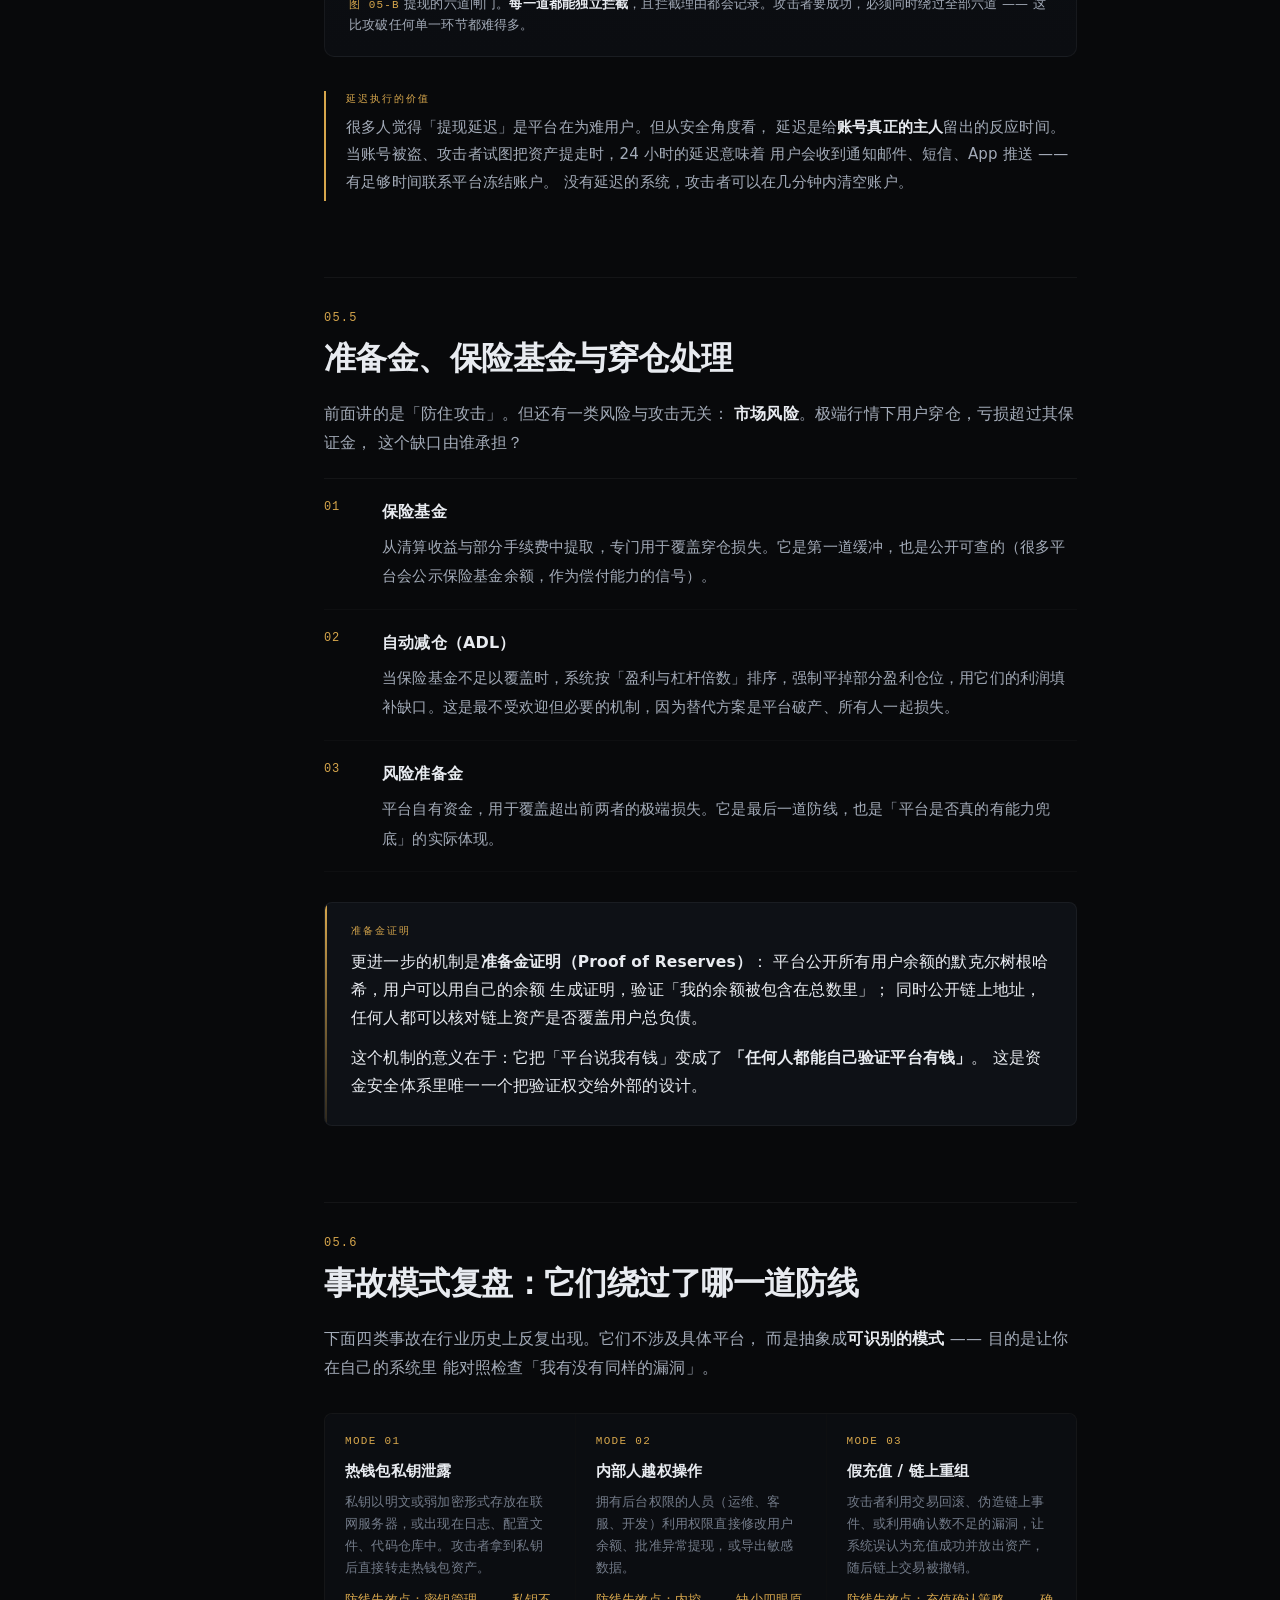
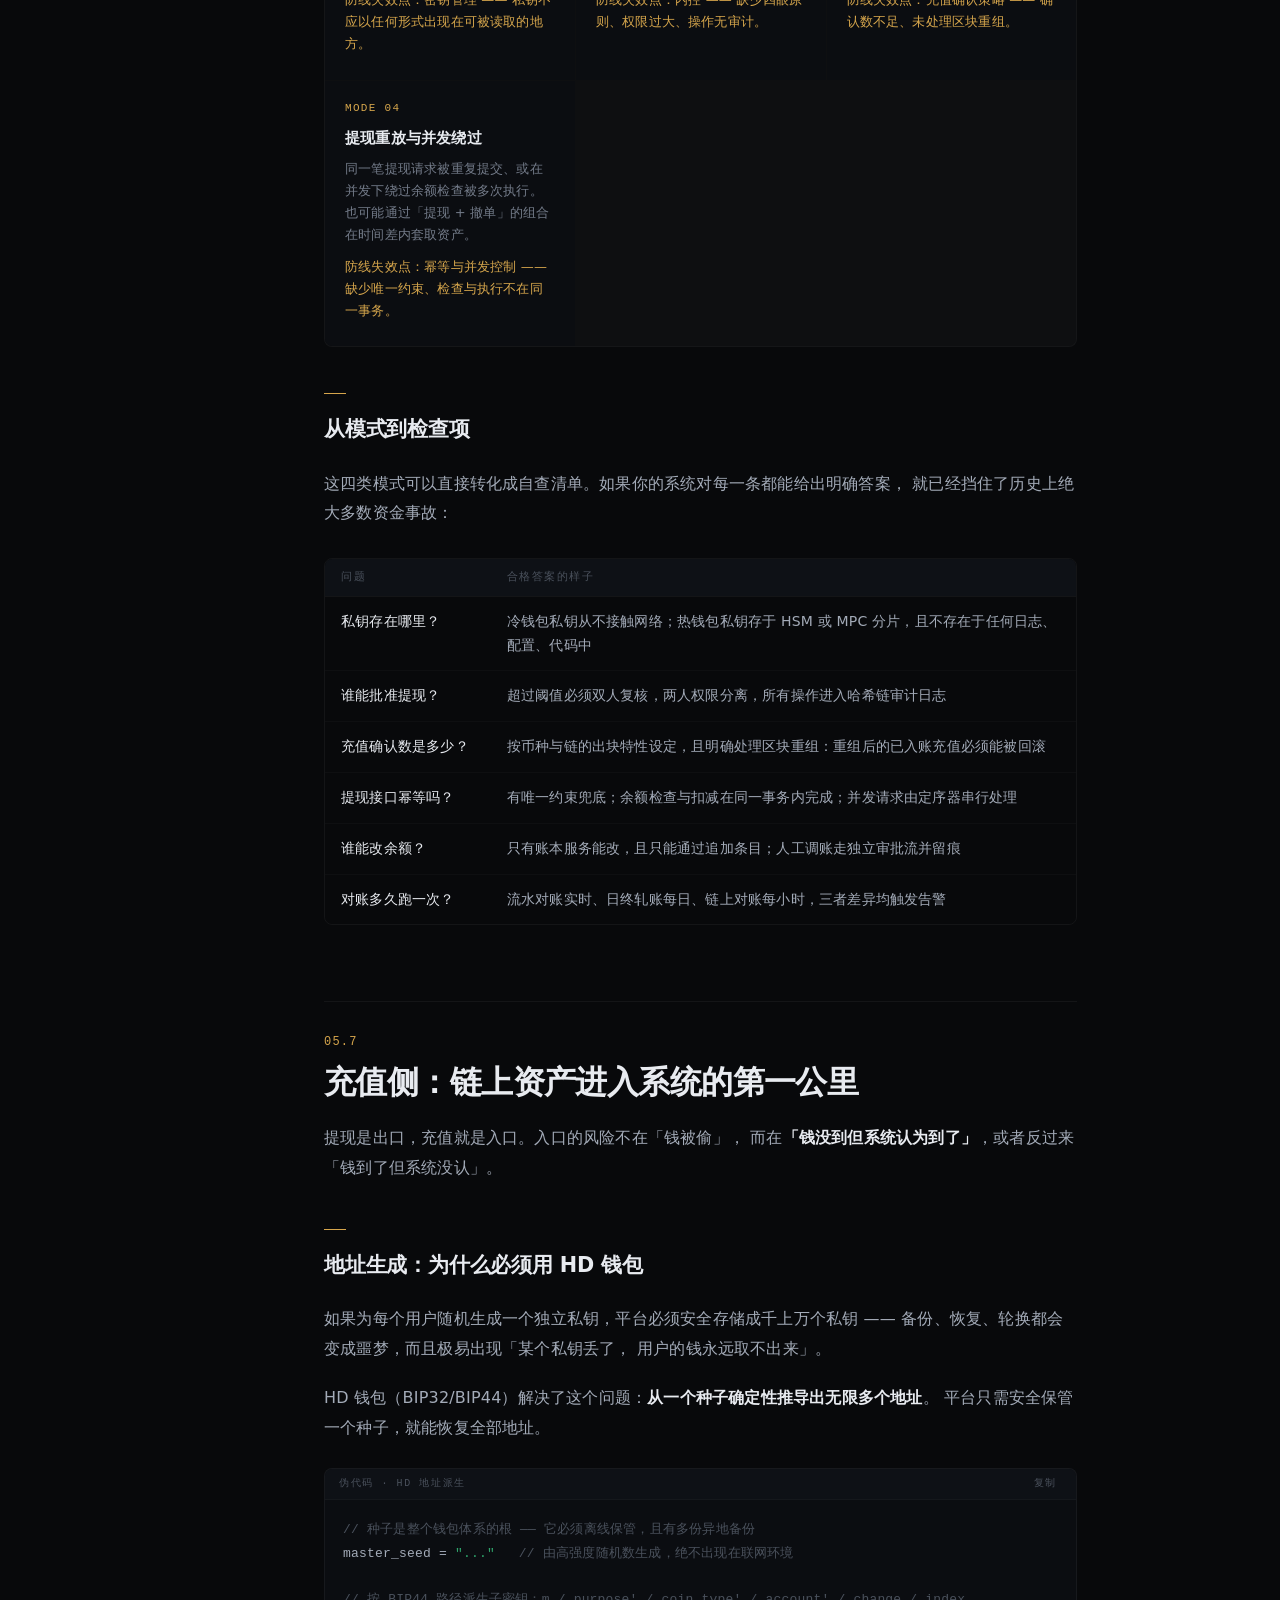
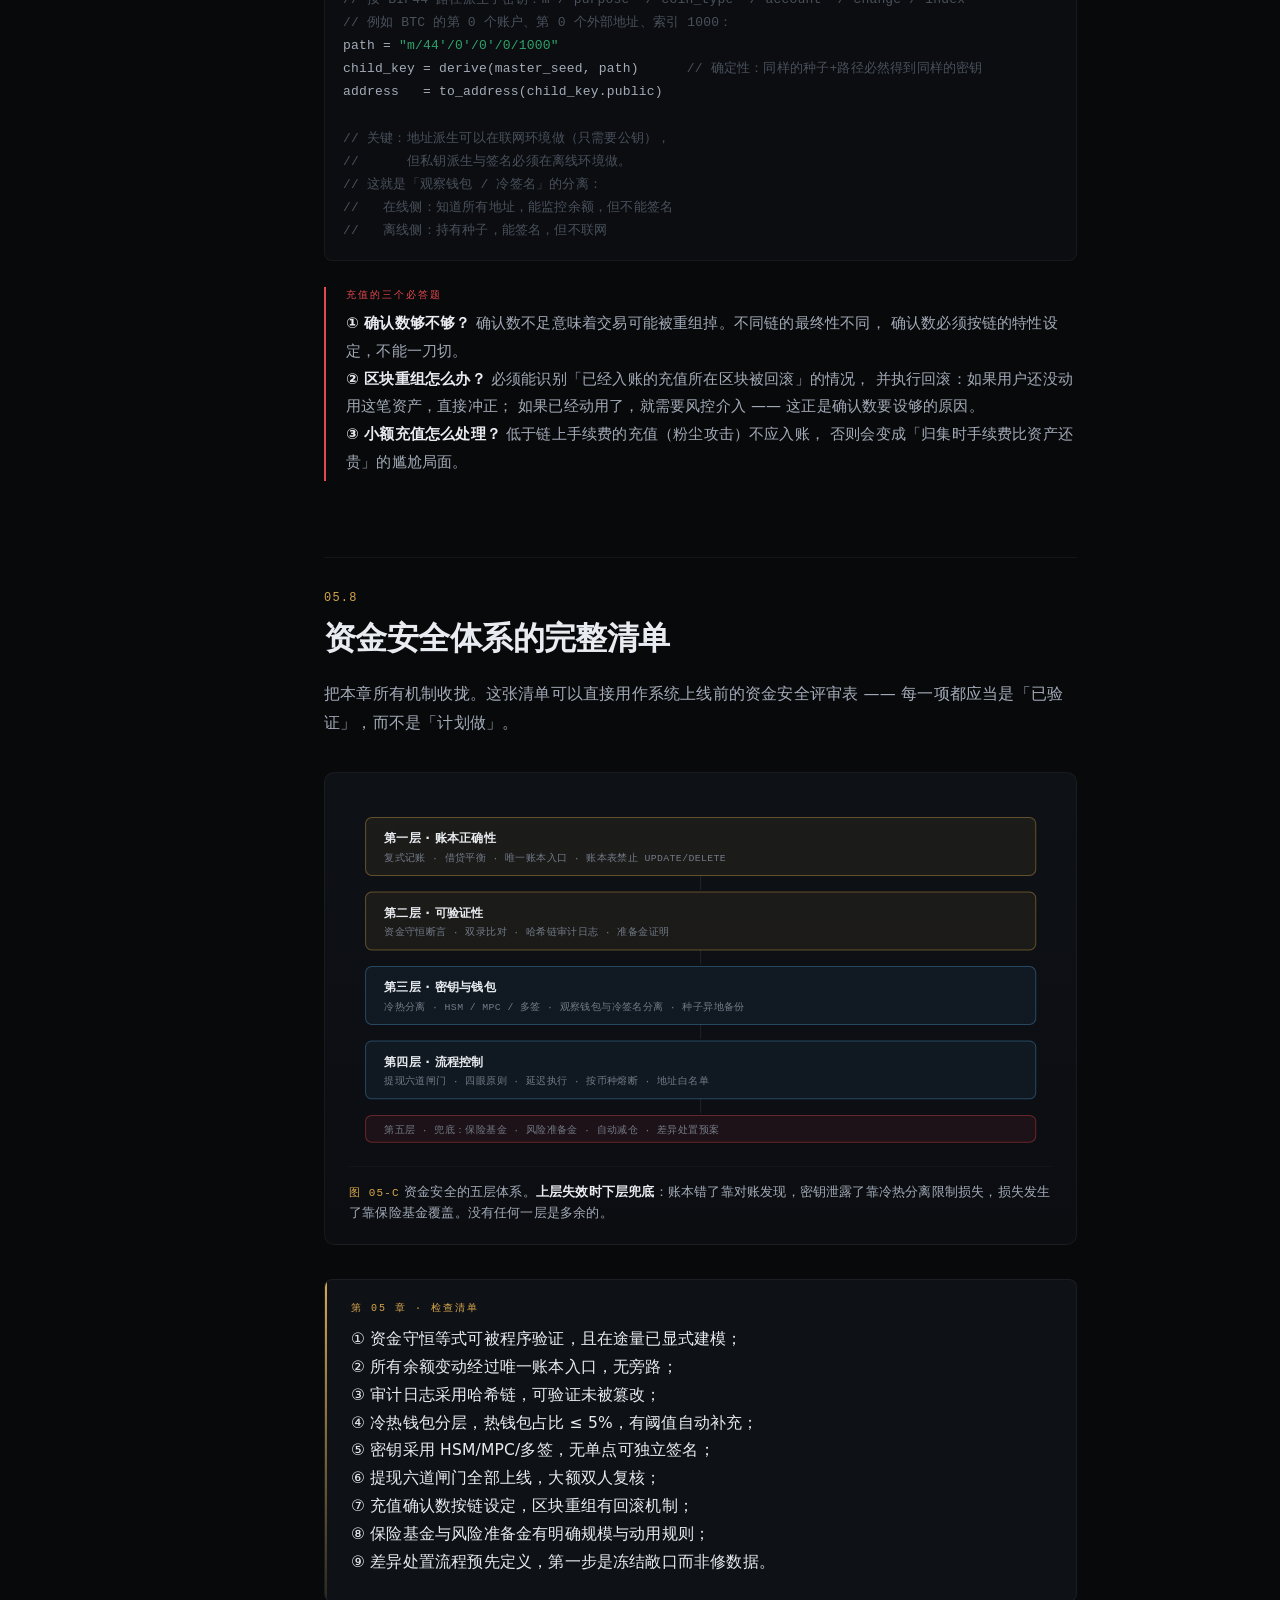
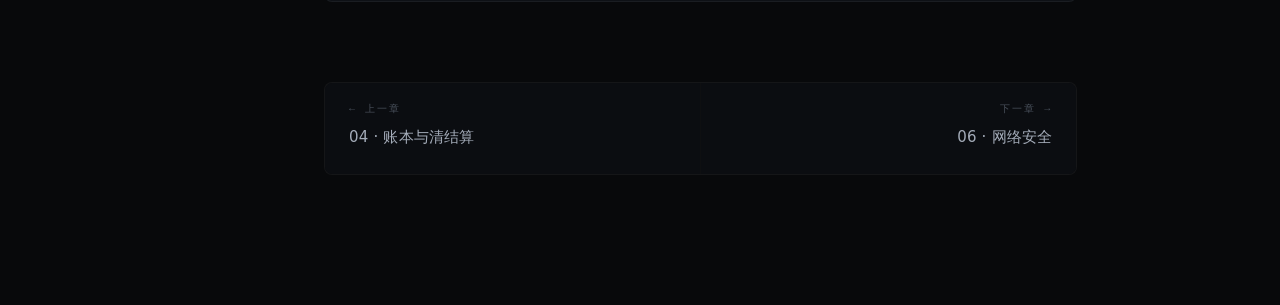
<file: chapters/05-fund-safety.html>
<!DOCTYPE html>
<html lang="zh-CN">
<head>
<meta charset="UTF-8">
<meta name="viewport" content="width=device-width, initial-scale=1">
<title>05 · 资金安全 — 交易系统工程</title>
<meta name="description" content="资金守恒定律、双录与不可变审计日志、冷热钱包分离、多签与 MPC、提现风控、准备金与保险基金，以及典型资金事故的模式复盘。">
<meta name="theme-color" content="#08090B">
<link rel="stylesheet" href="../css/style.css">
<link rel="icon" href="data:image/svg+xml,%3Csvg xmlns='http://www.w3.org/2000/svg' viewBox='0 0 26 26'%3E%3Crect width='26' height='26' rx='6' fill='%2308090B'/%3E%3Cpath d='M6.5 16.5 L13 6.5 L19.5 16.5' stroke='%23D6A64C' stroke-width='1.6' fill='none' stroke-linejoin='round'/%3E%3C/svg%3E">
</head>
<body data-page="05-fund-safety">

<div class="progress" aria-hidden="true"><i></i></div>
<header data-topbar></header>
<div class="scrim" aria-hidden="true"></div>

<div class="shell">
  <aside data-rail></aside>

  <main class="doc">
    <div class="doc__inner">

      <header class="chapter-head">
        <span class="chapter-mark">05</span>
        <div class="chapter-head__meta">
          <span class="eyebrow eyebrow--gold">Fund Safety</span>
          <span class="dot"></span>
          <span class="eyebrow">8 节 · 约 30 分钟</span>
        </div>
        <h1>资金安全：币为什么不会凭空消失</h1>
        <p class="chapter-head__lede">
          「我们的资产是安全的」—— 这是一句承诺。而工程要做的是把承诺
          变成一组<strong>可被程序验证的不变量</strong>。这一章拆解资金安全体系的每一层：
          从账本守恒、审计留痕，到冷热分离、提现风控，
          最后复盘历史上真实发生过的资金事故，看它们究竟绕过了哪一道防线。
        </p>
        <dl class="chapter-strip">
          <div><dt>本章回答</dt><dd>「不丢币」在工程上由哪些机制保证</dd></div>
          <div><dt>关键产出</dt><dd>资金守恒体系 · 钱包架构 · 提现风控 · 事故模式库</dd></div>
        </dl>
      </header>

      <figure class="fig rv">
        <div class="fig__frame">
          <img src="../assets/images/ch05-fund-safety.webp" width="1200" height="675"
               alt="微开的厚重钢制金库门，缝隙中透出金色光线" decoding="async">
        </div>
        <figcaption><b>FIG 05</b> 金库的价值不在于门有多厚，而在于「打开它需要几个人、几把钥匙、几道程序」。</figcaption>
      </figure>

      <article class="prose" data-article>

        <h2 class="sec" id="s1"><span class="sec__no">05.1</span>资金守恒：把承诺变成可验证的不变量</h2>

        <p>
          「币不会凭空消失」这句话，翻译成工程语言是这样的：
        </p>

        <div class="keyline">
          <span class="keyline__tag">资金守恒定律</span>
          <p>
            对任意币种，任意时刻：<br>
            <strong>Σ（所有用户账户余额）+ Σ（所有平台账户余额）= 链上实际持有的该币种总量 + 在途量</strong>
          </p>
          <p>
            这个等式必须恒成立。它不是一句愿景，而是一个可以在任意时刻、
            用一条 SQL 加一次链上查询验证的断言。<strong>只要它能被持续验证，
            资金就不可能凭空消失</strong> —— 因为消失意味着等式被打破，
            而打破会被立刻发现。
          </p>
        </div>

        <p>要让这个等式真正可验证，需要三样东西同时存在：</p>

        <ul class="list-lines">
          <li><span class="k">唯一账本</span><span class="v"><b>所有余额变动必须经过账本</b>。任何绕过账本直接改余额的代码路径，都会让等式失效。这条纪律要靠架构约束（账本服务是唯一入口）与代码审查共同保证。</span></li>
          <li><span class="k">可查询</span><span class="v"><b>链上余额可随时查询</b>。这要求平台知道自己的全部地址。使用 HD 钱包（分层确定性钱包）可以做到「从一个种子推导出所有地址」，不会漏。</span></li>
          <li><span class="k">在途量</span><span class="v"><b>「在途」必须显式建模</b>。用户提现已经广播但未确认、充值已扫描但未达确认数 —— 这些资产既不在用户可用余额里，也还没真正进出链上。忽略在途量会导致对账长期存在小额差异。</span></li>
        </ul>

        <div class="note note--warn">
          <span class="note__tag">最常见的不守恒来源</span>
          <p>
            实践中，等式被打破的原因往往不是「黑客偷了币」，而是这些日常小事：
            <strong>① 手续费扣了但没入账</strong>；
            <strong>② 精度截断的零头被丢弃</strong>；
            <strong>③ 批量操作部分成功部分失败</strong>；
            <strong>④ 人工后台直接改数据库</strong>。
            这四类占实际差异的绝大多数 —— 它们比外部攻击更常见，
            也更难被发现，因为金额通常很小。
          </p>
        </div>

        <h2 class="sec" id="s5-2"><span class="sec__no">05.2</span>双录与不可变审计日志</h2>

        <p>
          复式记账保证了「账本内部自洽」，但它不能防止<strong>有人直接篡改账本</strong>。
          要防住这一层，需要两个额外的机制。
        </p>

        <h3 class="sub" id="s5-2-1">双录：两个独立系统各记一遍</h3>

        <p>
          「双录」（Double Record）指的是：同一笔资金变动，
          由<strong>两个独立实现的系统分别记录</strong>，然后定期比对。
          常见组合是：
        </p>

        <div class="grid-cards">
          <article><span class="no">RECORD A</span><h4>在线账本</h4><p>交易系统内的账本表，用于实时余额查询与业务判断。性能优先，可被应用写入。</p></article>
          <article><span class="no">RECORD B</span><h4>离线流水</h4><p>从事件流独立消费生成的资金流水，写入只读存储。应用账号无写权限，只能追加。</p></article>
          <article><span class="no">COMPARE</span><h4>定时比对</h4><p>两套记录按 (业务单号, 币种, 金额) 逐条比对。差异即意味着有一方出错，或被篡改。</p></article>
        </div>

        <p>
          双录的价值在于<strong>提高篡改成本</strong>。要悄无声息地改掉一笔资金记录，
          必须同时攻破两套独立系统，并抹掉两边的一致性 —— 难度呈指数上升。
        </p>

        <h3 class="sub" id="s5-2-2">哈希链：让历史无法被悄悄改写</h3>

        <p>
          审计日志必须做到「追加容易、修改不可能」。实现方式是哈希链：
          每条日志记录包含前一条的哈希，形成一条首尾相连的链。
          任何人修改中间某条记录，后续所有记录的哈希都会对不上。
        </p>

        <div class="code">
          <div class="code__bar"><span class="code__lang">Go · 哈希链审计日志</span><button class="code__copy" type="button">复制</button></div>
<pre><span class="k">type</span> AuditRecord <span class="k">struct</span> {
    Seq       <span class="k">uint64</span>  <span class="c">// 单调递增</span>
    Timestamp <span class="k">int64</span>
    Actor     <span class="k">string</span>  <span class="c">// 操作者（用户 / 运营 / 系统）</span>
    Action    <span class="k">string</span>  <span class="c">// WITHDRAW_APPROVE / BALANCE_ADJUST / KEY_ROTATE</span>
    Target    <span class="k">string</span>  <span class="c">// 操作对象</span>
    Payload   <span class="k">string</span>  <span class="c">// 操作详情（JSON）</span>
    PrevHash  <span class="k">string</span>  <span class="c">// 上一条记录的哈希</span>
    Hash      <span class="k">string</span>  <span class="c">// 本条记录的哈希</span>
}

<span class="k">func</span> (l *AuditLog) Append(r AuditRecord) <span class="k">error</span> {
    r.Seq = l.nextSeq()
    r.Timestamp = time.Now().UnixMilli()
    r.PrevHash = l.lastHash

    <span class="c">// 哈希内容包含所有字段 + 前序哈希 → 任何改动都会破坏链</span>
    h := sha256.New()
    fmt.Fprintf(h, <span class="s">"%d|%d|%s|%s|%s|%s|%s"</span>,
        r.Seq, r.Timestamp, r.Actor, r.Action, r.Target, r.Payload, r.PrevHash)
    r.Hash = hex.EncodeToString(h.Sum(<span class="k">nil</span>))

    l.lastHash = r.Hash
    <span class="k">return</span> l.store.Append(r)   <span class="c">// 只追加，永不更新</span>
}

<span class="c">// 定期（每小时）校验：从第 1 条开始重算哈希，任何一条对不上即告警</span>
<span class="k">func</span> (l *AuditLog) Verify() <span class="k">error</span> {
    <span class="k">var</span> prev <span class="k">string</span>
    <span class="k">return</span> l.store.Scan(<span class="k">func</span>(r AuditRecord) <span class="k">error</span> {
        <span class="k">if</span> r.PrevHash != prev {
            <span class="k">return</span> fmt.Errorf(<span class="s">"审计链断裂于 seq=%d：期望前序 %s，实际 %s"</span>,
                r.Seq, prev, r.PrevHash)
        }
        <span class="k">if</span> recompute(r) != r.Hash {
            <span class="k">return</span> fmt.Errorf(<span class="s">"seq=%d 记录内容被篡改"</span>, r.Seq)
        }
        prev = r.Hash
        <span class="k">return</span> <span class="k">nil</span>
    })
}</pre>
        </div>

        <div class="note note--info">
          <span class="note__tag">更强的做法</span>
          <p>
            把每小时的链尾哈希<strong>发布到外部不可控的地方</strong>
            （例如写入公有链、或提交到第三方时间戳服务），
            这样连平台自己都无法事后重写历史 —— 因为外部锚点对不上。
            这是「可验证审计」的终极形态。
          </p>
        </div>

        <h2 class="sec" id="s5-3"><span class="sec__no">05.3</span>钱包架构：冷热分离是资金安全的骨架</h2>

        <p>
          平台持有的资产不可能全放在联网的机器上 —— 那等于把金库钥匙挂在门口。
          标准做法是把资产按「使用频率」分层，越少动用的放得越安全。
        </p>

        <div class="diagram rv">
          <svg viewBox="0 0 680 470" role="img" aria-label="冷热钱包分层架构">
            <defs>
              <marker id="a10" markerWidth="7" markerHeight="7" refX="6" refY="3.5" orient="auto">
                <path d="M0,0 L7,3.5 L0,7 z" fill="rgba(255,255,255,.4)"/>
              </marker>
            </defs>

            <!-- 热钱包 -->
            <rect class="dg-node dg-node--up" x="16" y="16" width="648" height="96" rx="6"/>
            <text class="dg-t" x="34" y="40">热钱包 · Hot Wallet（联网，自动签名）</text>
            <text class="dg-s" x="34" y="60">用于日常提现，占总量 ≤ 5%</text>
            <text class="dg-s" x="34" y="78">私钥加密后存于在线环境，可由提现系统自动调用</text>
            <text class="dg-s" x="34" y="96">余额阈值触发自动补充：低于下限从温钱包划入，高于上限划出</text>

            <path class="dg-line dg-line--gold" d="M340,112 V140" marker-end="url(#a10)"/>
            <text class="dg-label" x="348" y="130">余额不足时补充</text>

            <!-- 温钱包 -->
            <rect class="dg-node dg-node--gold" x="16" y="142" width="648" height="96" rx="6"/>
            <text class="dg-t" x="34" y="166">温钱包 · Warm Wallet（半离线，人工触发）</text>
            <text class="dg-s" x="34" y="186">用于向热钱包补充，占总量 5% ~ 20%</text>
            <text class="dg-s" x="34" y="204">私钥由 HSM 或 MPC 分片持有，签名需多人授权</text>
            <text class="dg-s" x="34" y="222">每次动用记录审计日志，触发通知与人工复核</text>

            <path class="dg-line dg-line--gold dg-line--dash" d="M340,238 V266" marker-end="url(#a10)"/>
            <text class="dg-label" x="348" y="256">大额划转需审批</text>

            <!-- 冷钱包 -->
            <rect class="dg-node dg-node--down" x="16" y="268" width="648" height="96" rx="6"/>
            <text class="dg-t" x="34" y="292">冷钱包 · Cold Wallet（完全离线）</text>
            <text class="dg-s" x="34" y="312">存放绝大部分资产，占总量 ≥ 75%</text>
            <text class="dg-s" x="34" y="330">私钥从不接触网络：纸钱包 / 硬件钱包 / 离线签名机 / MPC 门限</text>
            <text class="dg-s" x="34" y="348">动用需多人多地把各自的分片凑齐，且签名过程完全离线</text>

            <path class="dg-line dg-line--dash" d="M340,364 V392" marker-end="url(#a10)"/>

            <!-- 密钥管理 -->
            <rect class="dg-node dg-node--cyan" x="16" y="394" width="648" height="60" rx="6"/>
            <text class="dg-t" x="34" y="418">密钥管理 · HSM / MPC / 多签</text>
            <text class="dg-s" x="34" y="438">任何单点都无法独立完成签名 —— 这是整个资金安全体系的地基</text>
          </svg>
          <p class="diagram__cap"><b>图 05-A</b> 冷热分层。<strong>分层的目的不是「让黑客更难偷」，而是「让单次失窃的损失上限可控」</strong>。热钱包即使完全失陷，损失也被限制在总量的 5% 以内 —— 这就是分层最直接的价值。</p>
        </div>

        <h3 class="sub" id="s5-3-1">三种密钥保护方案</h3>

        <div class="tbl">
          <table>
            <thead><tr><th>方案</th><th>原理</th><th>优势</th><th>代价</th></tr></thead>
            <tbody>
              <tr>
                <td>多签钱包</td>
                <td>m-of-n 签名，例如 3 把钥匙里凑齐 2 把才能转账</td>
                <td>链上原生支持，透明可验证；无单点</td>
                <td>地址格式特殊；每次转账需多人协作，操作繁琐</td>
              </tr>
              <tr>
                <td>HSM 硬件模块</td>
                <td>私钥永远不出硬件，签名在模块内完成</td>
                <td>密钥无法被导出，即使主机被攻破也拿不到</td>
                <td>成本高；仍有单点（HSM 本身）；依赖单一厂商</td>
              </tr>
              <tr>
                <td>MPC 门限签名</td>
                <td>私钥被拆成多份分片，各方用分片协同签名，从不合成完整私钥</td>
                <td>无单点；链上表现为普通地址；分片可动态轮换</td>
                <td>实现复杂；签名需要多方在线通信；协议有实现风险</td>
              </tr>
            </tbody>
          </table>
        </div>

        <div class="keyline">
          <span class="keyline__tag">共同原则</span>
          <p>
            三种方案的共同点是：<strong>没有任何一个人、任何一台机器能单独转走资金</strong>。
            这不是技术选择，而是治理选择 —— 它承认「人可能被收买、机器可能被攻破」，
            并据此设计出即使单个环节失陷也不会全盘皆输的结构。
          </p>
        </div>

        <h2 class="sec" id="s5-4"><span class="sec__no">05.4</span>提现：资金出口的六道闸门</h2>

        <p>
          提现是资金唯一的出口，也是最需要防守的地方。
          一次成功的恶意提现意味着资产真实离开平台。
          因此提现链路上堆叠了最多的检查。
        </p>

        <div class="diagram rv">
          <svg viewBox="0 0 680 428" role="img" aria-label="提现的六道闸门">
            <rect class="dg-node" x="16" y="16" width="648" height="46" rx="6"/>
            <text class="dg-t" x="34" y="38">① 身份与安全验证</text>
            <text class="dg-s" x="34" y="55">登录态 + 二次验证（TOTP / 短信 / 邮箱）+ 提现密码，三者不可互相替代</text>

            <path class="dg-line" d="M340,62 V76"/>

            <rect class="dg-node" x="16" y="78" width="648" height="46" rx="6"/>
            <text class="dg-t" x="34" y="100">② 地址白名单</text>
            <text class="dg-s" x="34" y="117">新地址需等待 24~48 小时生效，期间通过多渠道通知用户 —— 给「账号已被盗」留出发现窗口</text>

            <path class="dg-line" d="M340,124 V138"/>

            <rect class="dg-node dg-node--gold" x="16" y="140" width="648" height="46" rx="6"/>
            <text class="dg-t" x="34" y="162">③ 额度与频率控制</text>
            <text class="dg-s" x="34" y="179">单笔上限、日累计上限、账户风险等级动态调整；高频小额提现同样要拦截</text>

            <path class="dg-line" d="M340,186 V200"/>

            <rect class="dg-node dg-node--gold" x="16" y="202" width="648" height="46" rx="6"/>
            <text class="dg-t" x="34" y="224">④ 行为风控评分</text>
            <text class="dg-s" x="34" y="241">设备指纹变更、异地登录、提现时间异常、历史行为突变 —— 综合评分超阈值转人工</text>

            <path class="dg-line" d="M340,248 V262"/>

            <rect class="dg-node dg-node--up" x="16" y="264" width="648" height="46" rx="6"/>
            <text class="dg-t" x="34" y="286">⑤ 人工复核（大额 / 高风险）</text>
            <text class="dg-s" x="34" y="303">双人独立审核，两人不可为同一人、不可使用同一账号 —— 四眼原则</text>

            <path class="dg-line" d="M340,310 V324"/>

            <rect class="dg-node dg-node--cyan" x="16" y="326" width="648" height="46" rx="6"/>
            <text class="dg-t" x="34" y="348">⑥ 延迟执行与熔断</text>
            <text class="dg-s" x="34" y="365">提现进入延迟队列（大额延时更长），期间可撤回；异常时按币种熔断，暂停该币提现</text>

            <rect class="dg-node" x="16" y="386" width="648" height="34" rx="6"/>
            <text class="dg-s" x="34" y="408">最后：热钱包余额检查 —— 不足则拒绝或触发温钱包补充，绝不允许「先记账后补币」</text>
          </svg>
          <p class="diagram__cap"><b>图 05-B</b> 提现的六道闸门。<strong>每一道都能独立拦截</strong>，且拦截理由都会记录。攻击者要成功，必须同时绕过全部六道 —— 这比攻破任何单一环节都难得多。</p>
        </div>

        <div class="note note--gold">
          <span class="note__tag">延迟执行的价值</span>
          <p>
            很多人觉得「提现延迟」是平台在为难用户。但从安全角度看，
            延迟是给<strong>账号真正的主人</strong>留出的反应时间。
            当账号被盗、攻击者试图把资产提走时，24 小时的延迟意味着
            用户会收到通知邮件、短信、App 推送 —— 有足够时间联系平台冻结账户。
            没有延迟的系统，攻击者可以在几分钟内清空账户。
          </p>
        </div>

        <h2 class="sec" id="s5-5"><span class="sec__no">05.5</span>准备金、保险基金与穿仓处理</h2>

        <p>
          前面讲的是「防住攻击」。但还有一类风险与攻击无关：
          <strong>市场风险</strong>。极端行情下用户穿仓，亏损超过其保证金，
          这个缺口由谁承担？
        </p>

        <ol class="steps">
          <li><b>保险基金</b><span>从清算收益与部分手续费中提取，专门用于覆盖穿仓损失。它是第一道缓冲，也是公开可查的（很多平台会公示保险基金余额，作为偿付能力的信号）。</span></li>
          <li><b>自动减仓（ADL）</b><span>当保险基金不足以覆盖时，系统按「盈利与杠杆倍数」排序，强制平掉部分盈利仓位，用它们的利润填补缺口。这是最不受欢迎但必要的机制，因为替代方案是平台破产、所有人一起损失。</span></li>
          <li><b>风险准备金</b><span>平台自有资金，用于覆盖超出前两者的极端损失。它是最后一道防线，也是「平台是否真的有能力兜底」的实际体现。</span></li>
        </ol>

        <div class="keyline">
          <span class="keyline__tag">准备金证明</span>
          <p>
            更进一步的机制是<strong>准备金证明（Proof of Reserves）</strong>：
            平台公开所有用户余额的默克尔树根哈希，用户可以用自己的余额
            生成证明，验证「我的余额被包含在总数里」；
            同时公开链上地址，任何人都可以核对链上资产是否覆盖用户总负债。
          </p>
          <p>
            这个机制的意义在于：它把「平台说我有钱」变成了
            <strong>「任何人都能自己验证平台有钱」</strong>。
            这是资金安全体系里唯一一个把验证权交给外部的设计。
          </p>
        </div>

        <h2 class="sec" id="s5-6"><span class="sec__no">05.6</span>事故模式复盘：它们绕过了哪一道防线</h2>

        <p>
          下面四类事故在行业历史上反复出现。它们不涉及具体平台，
          而是抽象成<strong>可识别的模式</strong> —— 目的是让你在自己的系统里
          能对照检查「我有没有同样的漏洞」。
        </p>

        <div class="grid-cards">
          <article>
            <span class="no">MODE 01</span>
            <h4>热钱包私钥泄露</h4>
            <p>私钥以明文或弱加密形式存放在联网服务器，或出现在日志、配置文件、代码仓库中。攻击者拿到私钥后直接转走热钱包资产。</p>
            <p style="margin-top:10px;color:var(--gold)">防线失效点：密钥管理 —— 私钥不应以任何形式出现在可被读取的地方。</p>
          </article>
          <article>
            <span class="no">MODE 02</span>
            <h4>内部人越权操作</h4>
            <p>拥有后台权限的人员（运维、客服、开发）利用权限直接修改用户余额、批准异常提现，或导出敏感数据。</p>
            <p style="margin-top:10px;color:var(--gold)">防线失效点：内控 —— 缺少四眼原则、权限过大、操作无审计。</p>
          </article>
          <article>
            <span class="no">MODE 03</span>
            <h4>假充值 / 链上重组</h4>
            <p>攻击者利用交易回滚、伪造链上事件、或利用确认数不足的漏洞，让系统误认为充值成功并放出资产，随后链上交易被撤销。</p>
            <p style="margin-top:10px;color:var(--gold)">防线失效点：充值确认策略 —— 确认数不足、未处理区块重组。</p>
          </article>
          <article>
            <span class="no">MODE 04</span>
            <h4>提现重放与并发绕过</h4>
            <p>同一笔提现请求被重复提交、或在并发下绕过余额检查被多次执行。也可能通过「提现 + 撤单」的组合在时间差内套取资产。</p>
            <p style="margin-top:10px;color:var(--gold)">防线失效点：幂等与并发控制 —— 缺少唯一约束、检查与执行不在同一事务。</p>
          </article>
        </div>

        <h3 class="sub" id="s5-6-1">从模式到检查项</h3>

        <p>
          这四类模式可以直接转化成自查清单。如果你的系统对每一条都能给出明确答案，
          就已经挡住了历史上绝大多数资金事故：
        </p>

        <div class="tbl">
          <table>
            <thead><tr><th>问题</th><th>合格答案的样子</th></tr></thead>
            <tbody>
              <tr><td>私钥存在哪里？</td><td>冷钱包私钥从不接触网络；热钱包私钥存于 HSM 或 MPC 分片，且不存在于任何日志、配置、代码中</td></tr>
              <tr><td>谁能批准提现？</td><td>超过阈值必须双人复核，两人权限分离，所有操作进入哈希链审计日志</td></tr>
              <tr><td>充值确认数是多少？</td><td>按币种与链的出块特性设定，且明确处理区块重组：重组后的已入账充值必须能被回滚</td></tr>
              <tr><td>提现接口幂等吗？</td><td>有唯一约束兜底；余额检查与扣减在同一事务内完成；并发请求由定序器串行处理</td></tr>
              <tr><td>谁能改余额？</td><td>只有账本服务能改，且只能通过追加条目；人工调账走独立审批流并留痕</td></tr>
              <tr><td>对账多久跑一次？</td><td>流水对账实时、日终轧账每日、链上对账每小时，三者差异均触发告警</td></tr>
            </tbody>
          </table>
        </div>

        <h2 class="sec" id="s5-7"><span class="sec__no">05.7</span>充值侧：链上资产进入系统的第一公里</h2>

        <p>
          提现是出口，充值就是入口。入口的风险不在「钱被偷」，
          而在<strong>「钱没到但系统认为到了」</strong>，或者反过来
          「钱到了但系统没认」。
        </p>

        <h3 class="sub" id="s5-7-1">地址生成：为什么必须用 HD 钱包</h3>

        <p>
          如果为每个用户随机生成一个独立私钥，平台必须安全存储成千上万个私钥 ——
          备份、恢复、轮换都会变成噩梦，而且极易出现「某个私钥丢了，
          用户的钱永远取不出来」。
        </p>

        <p>
          HD 钱包（BIP32/BIP44）解决了这个问题：<strong>从一个种子确定性推导出无限多个地址</strong>。
          平台只需安全保管一个种子，就能恢复全部地址。
        </p>

        <div class="code">
          <div class="code__bar"><span class="code__lang">伪代码 · HD 地址派生</span><button class="code__copy" type="button">复制</button></div>
<pre><span class="c">// 种子是整个钱包体系的根 —— 它必须离线保管，且有多份异地备份</span>
master_seed = <span class="s">"..."</span>   <span class="c">// 由高强度随机数生成，绝不出现在联网环境</span>

<span class="c">// 按 BIP44 路径派生子密钥：m / purpose' / coin_type' / account' / change / index</span>
<span class="c">// 例如 BTC 的第 0 个账户、第 0 个外部地址、索引 1000：</span>
path = <span class="s">"m/44'/0'/0'/0/1000"</span>
child_key = derive(master_seed, path)      <span class="c">// 确定性：同样的种子+路径必然得到同样的密钥</span>
address   = to_address(child_key.public)

<span class="c">// 关键：地址派生可以在联网环境做（只需要公钥），</span>
<span class="c">//      但私钥派生与签名必须在离线环境做。</span>
<span class="c">// 这就是「观察钱包 / 冷签名」的分离：</span>
<span class="c">//   在线侧：知道所有地址，能监控余额，但不能签名</span>
<span class="c">//   离线侧：持有种子，能签名，但不联网</span></pre>
        </div>

        <div class="note note--warn">
          <span class="note__tag">充值的三个必答题</span>
          <p>
            <strong>① 确认数够不够？</strong>
            确认数不足意味着交易可能被重组掉。不同链的最终性不同，
            确认数必须按链的特性设定，不能一刀切。
          </p>
          <p>
            <strong>② 区块重组怎么办？</strong>
            必须能识别「已经入账的充值所在区块被回滚」的情况，
            并执行回滚：如果用户还没动用这笔资产，直接冲正；
            如果已经动用了，就需要风控介入 —— 这正是确认数要设够的原因。
          </p>
          <p>
            <strong>③ 小额充值怎么处理？</strong>
            低于链上手续费的充值（粉尘攻击）不应入账，
            否则会变成「归集时手续费比资产还贵」的尴尬局面。
          </p>
        </div>

        <h2 class="sec" id="s5-8"><span class="sec__no">05.8</span>资金安全体系的完整清单</h2>

        <p>
          把本章所有机制收拢。这张清单可以直接用作系统上线前的资金安全评审表 ——
          每一项都应当是「已验证」，而不是「计划做」。
        </p>

        <div class="diagram rv">
          <svg viewBox="0 0 680 336" role="img" aria-label="资金安全五层体系">
            <rect class="dg-node dg-node--gold" x="16" y="16" width="648" height="56" rx="6"/>
            <text class="dg-t" x="34" y="40">第一层 · 账本正确性</text>
            <text class="dg-s" x="34" y="58">复式记账 · 借贷平衡 · 唯一账本入口 · 账本表禁止 UPDATE/DELETE</text>

            <path class="dg-line" d="M340,72 V86"/>

            <rect class="dg-node dg-node--gold" x="16" y="88" width="648" height="56" rx="6"/>
            <text class="dg-t" x="34" y="112">第二层 · 可验证性</text>
            <text class="dg-s" x="34" y="130">资金守恒断言 · 双录比对 · 哈希链审计日志 · 准备金证明</text>

            <path class="dg-line" d="M340,144 V158"/>

            <rect class="dg-node dg-node--cyan" x="16" y="160" width="648" height="56" rx="6"/>
            <text class="dg-t" x="34" y="184">第三层 · 密钥与钱包</text>
            <text class="dg-s" x="34" y="202">冷热分离 · HSM / MPC / 多签 · 观察钱包与冷签名分离 · 种子异地备份</text>

            <path class="dg-line" d="M340,216 V230"/>

            <rect class="dg-node dg-node--cyan" x="16" y="232" width="648" height="56" rx="6"/>
            <text class="dg-t" x="34" y="256">第四层 · 流程控制</text>
            <text class="dg-s" x="34" y="274">提现六道闸门 · 四眼原则 · 延迟执行 · 按币种熔断 · 地址白名单</text>

            <path class="dg-line" d="M340,288 V302"/>

            <rect class="dg-node dg-node--up" x="16" y="304" width="648" height="26" rx="6"/>
            <text class="dg-s" x="34" y="321">第五层 · 兜底：保险基金 · 风险准备金 · 自动减仓 · 差异处置预案</text>
          </svg>
          <p class="diagram__cap"><b>图 05-C</b> 资金安全的五层体系。<strong>上层失效时下层兜底</strong>：账本错了靠对账发现，密钥泄露了靠冷热分离限制损失，损失发生了靠保险基金覆盖。没有任何一层是多余的。</p>
        </div>

        <div class="keyline">
          <span class="keyline__tag">第 05 章 · 检查清单</span>
          <p>
            ① 资金守恒等式可被程序验证，且在途量已显式建模；<br>
            ② 所有余额变动经过唯一账本入口，无旁路；<br>
            ③ 审计日志采用哈希链，可验证未被篡改；<br>
            ④ 冷热钱包分层，热钱包占比 ≤ 5%，有阈值自动补充；<br>
            ⑤ 密钥采用 HSM/MPC/多签，无单点可独立签名；<br>
            ⑥ 提现六道闸门全部上线，大额双人复核；<br>
            ⑦ 充值确认数按链设定，区块重组有回滚机制；<br>
            ⑧ 保险基金与风险准备金有明确规模与动用规则；<br>
            ⑨ 差异处置流程预先定义，第一步是冻结敞口而非修数据。
          </p>
        </div>

      </article>

      <nav data-pager></nav>
    </div>
  </main>
</div>

<script src="../js/site.js"></script>
</body>
</html>
</file>
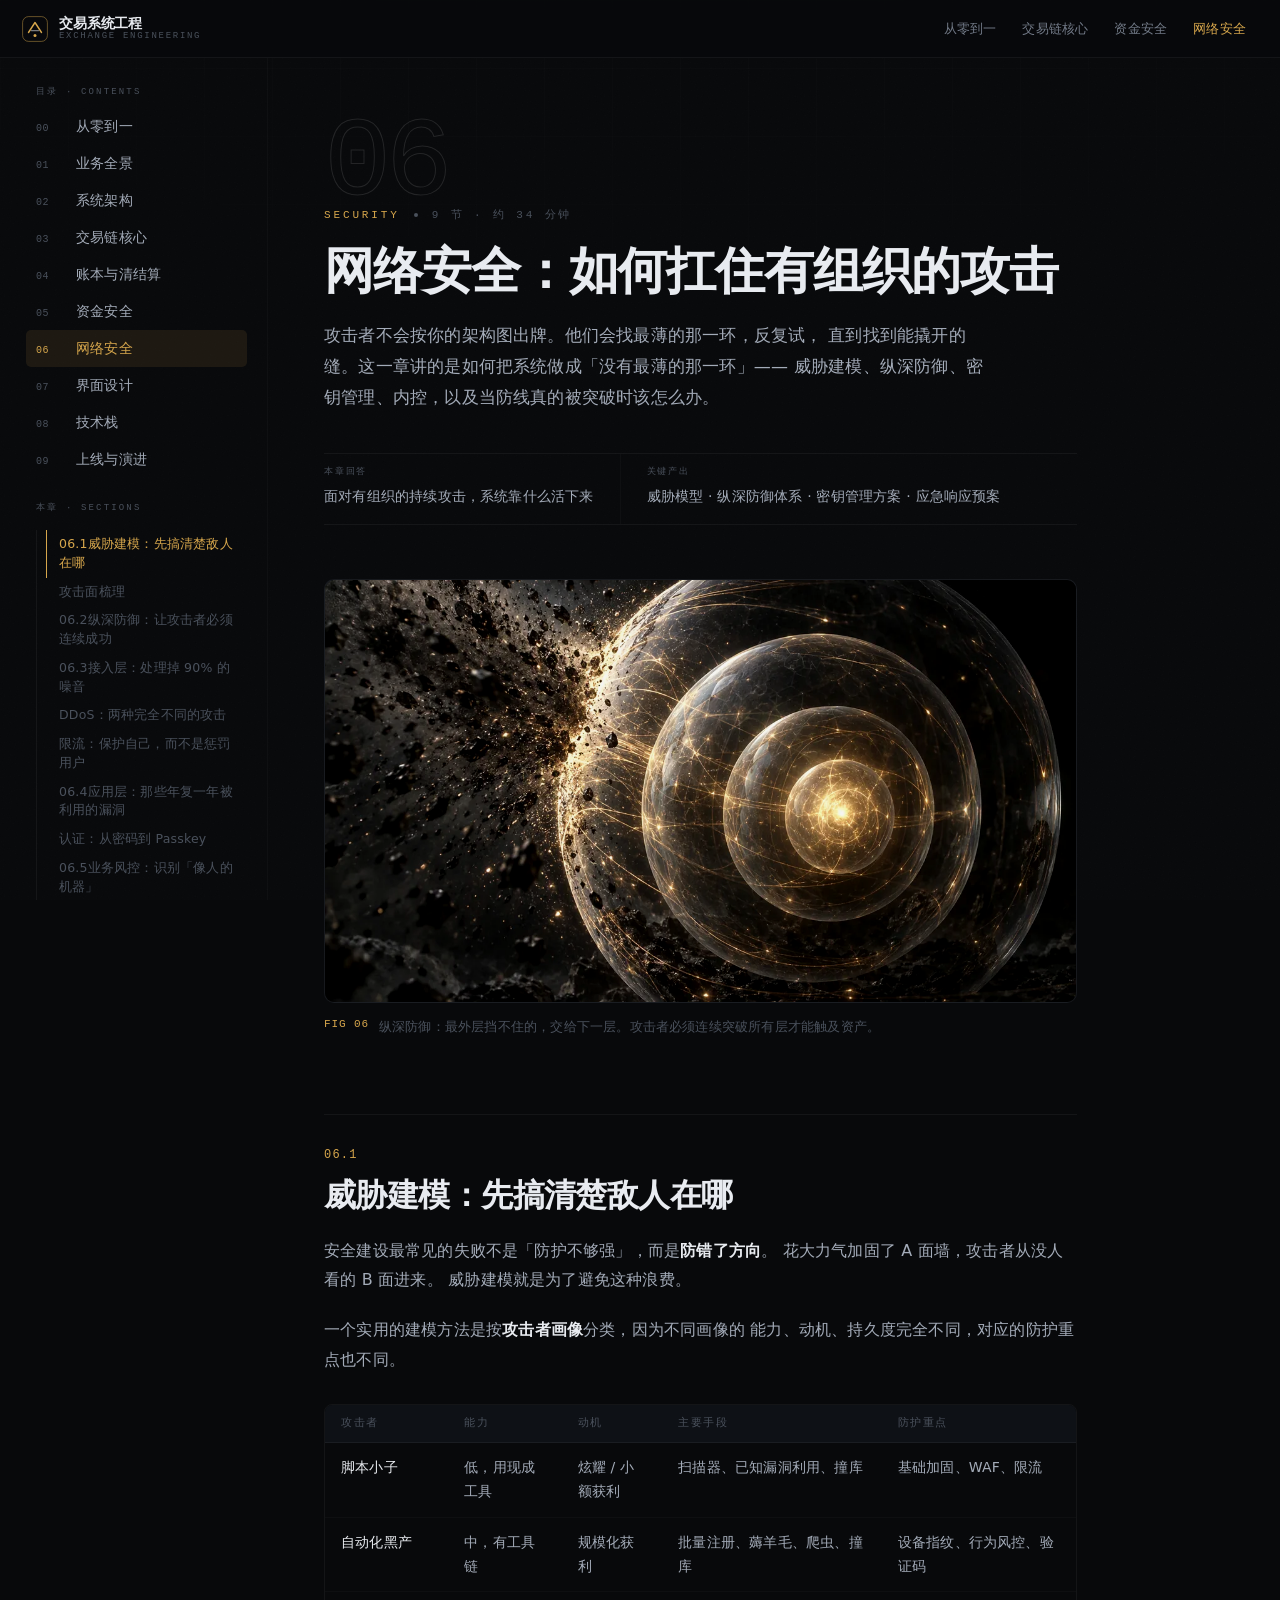
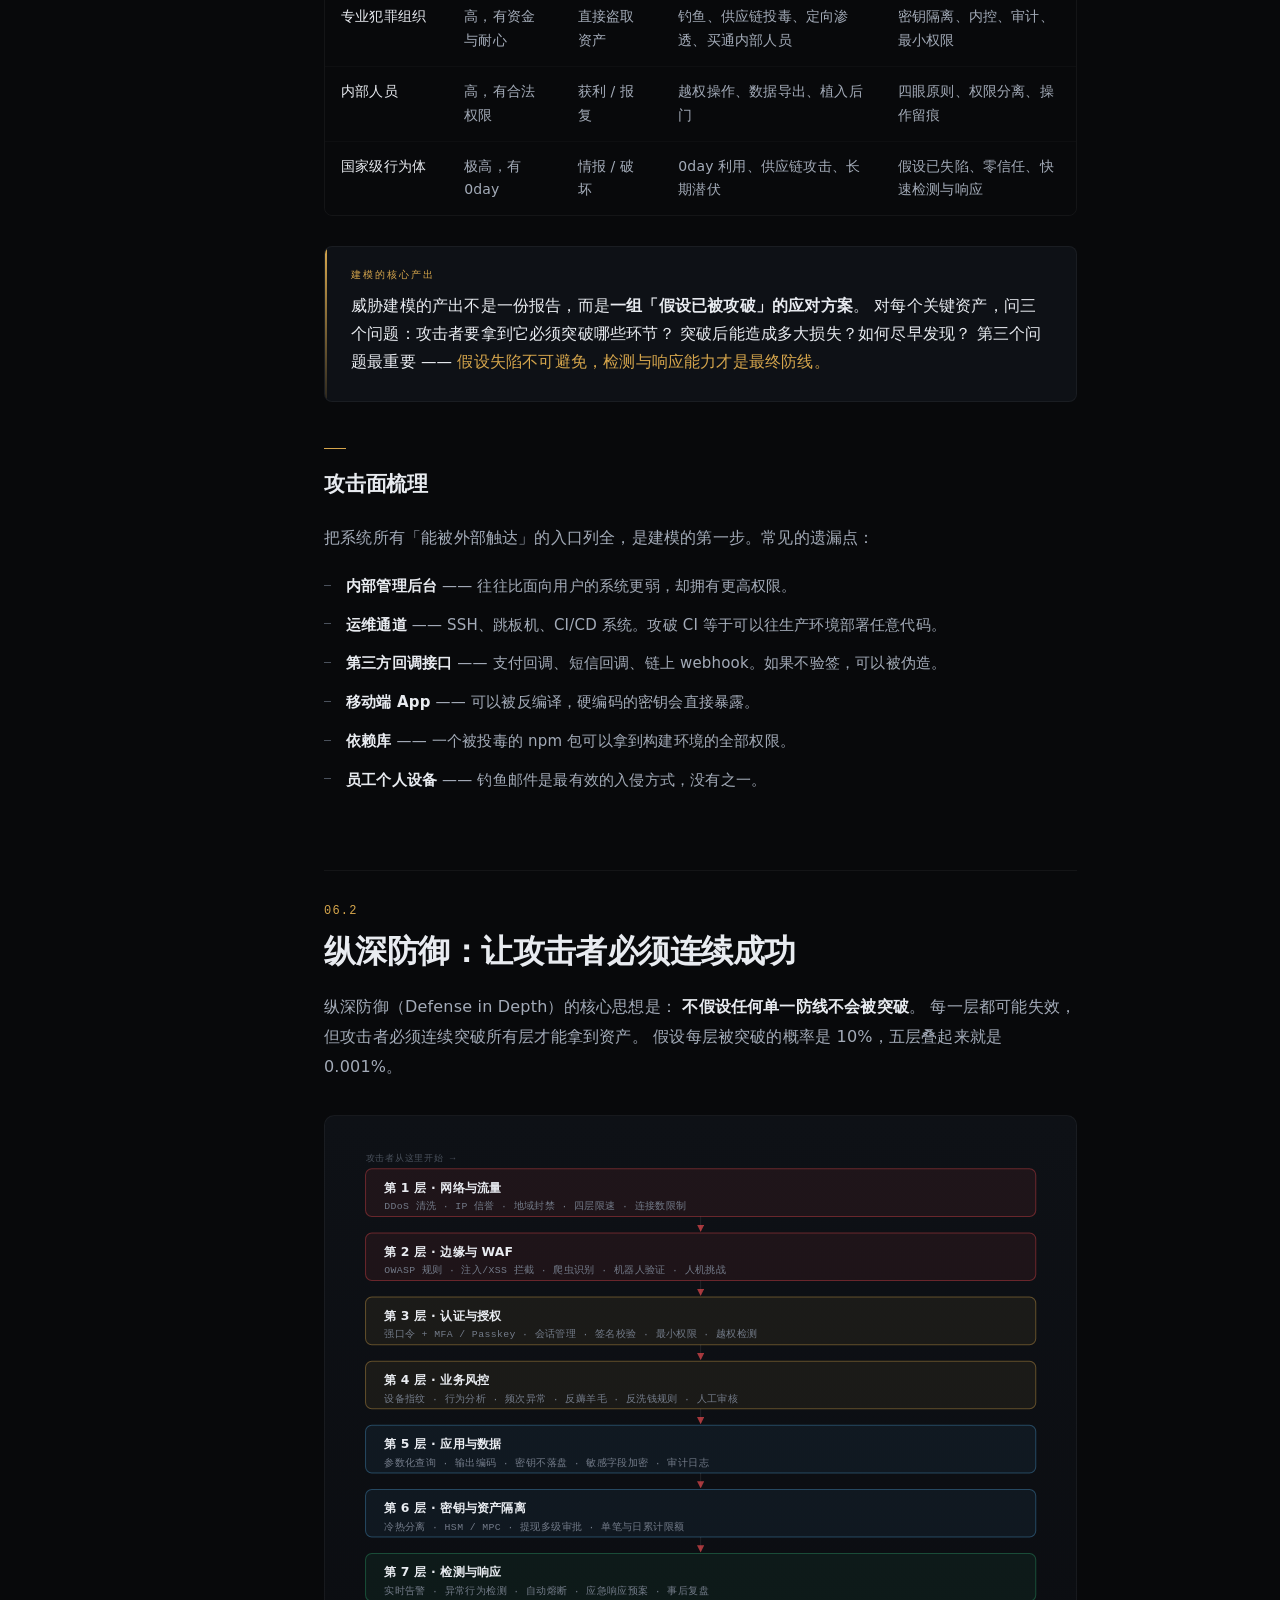
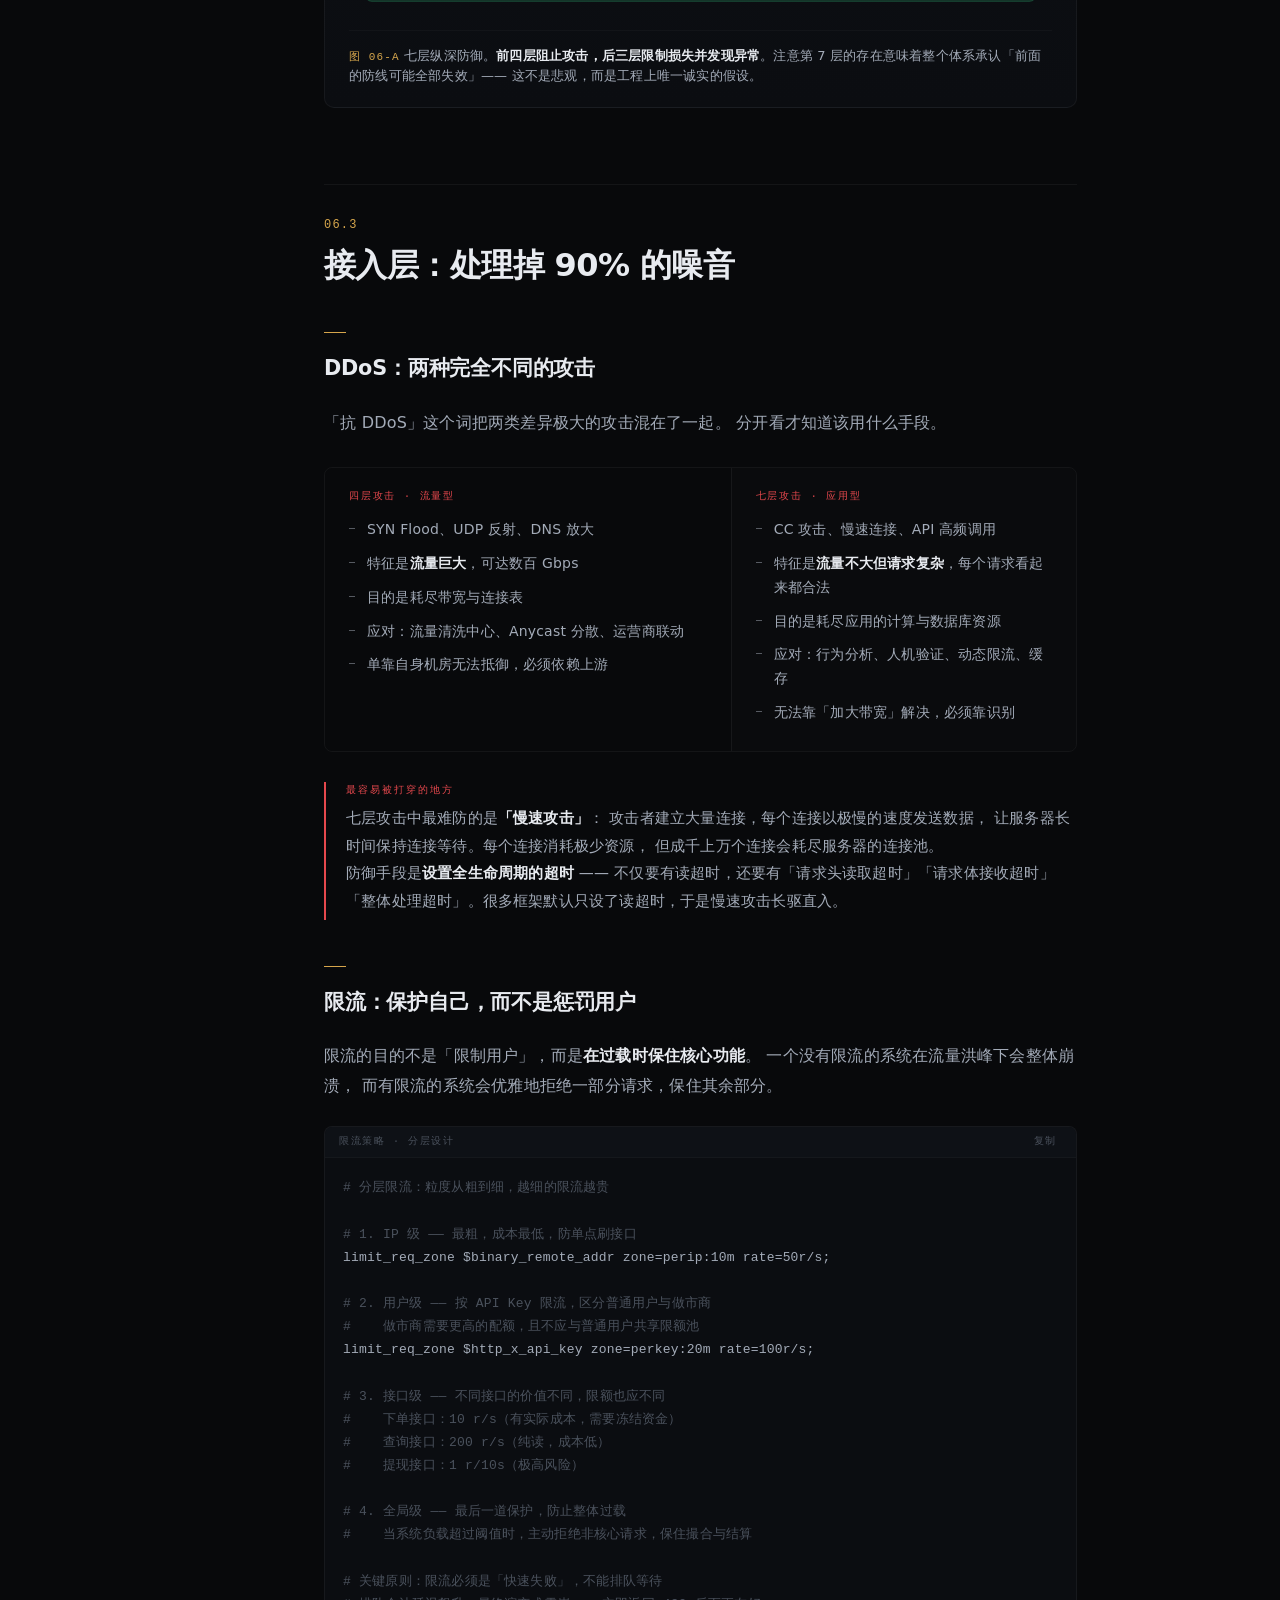
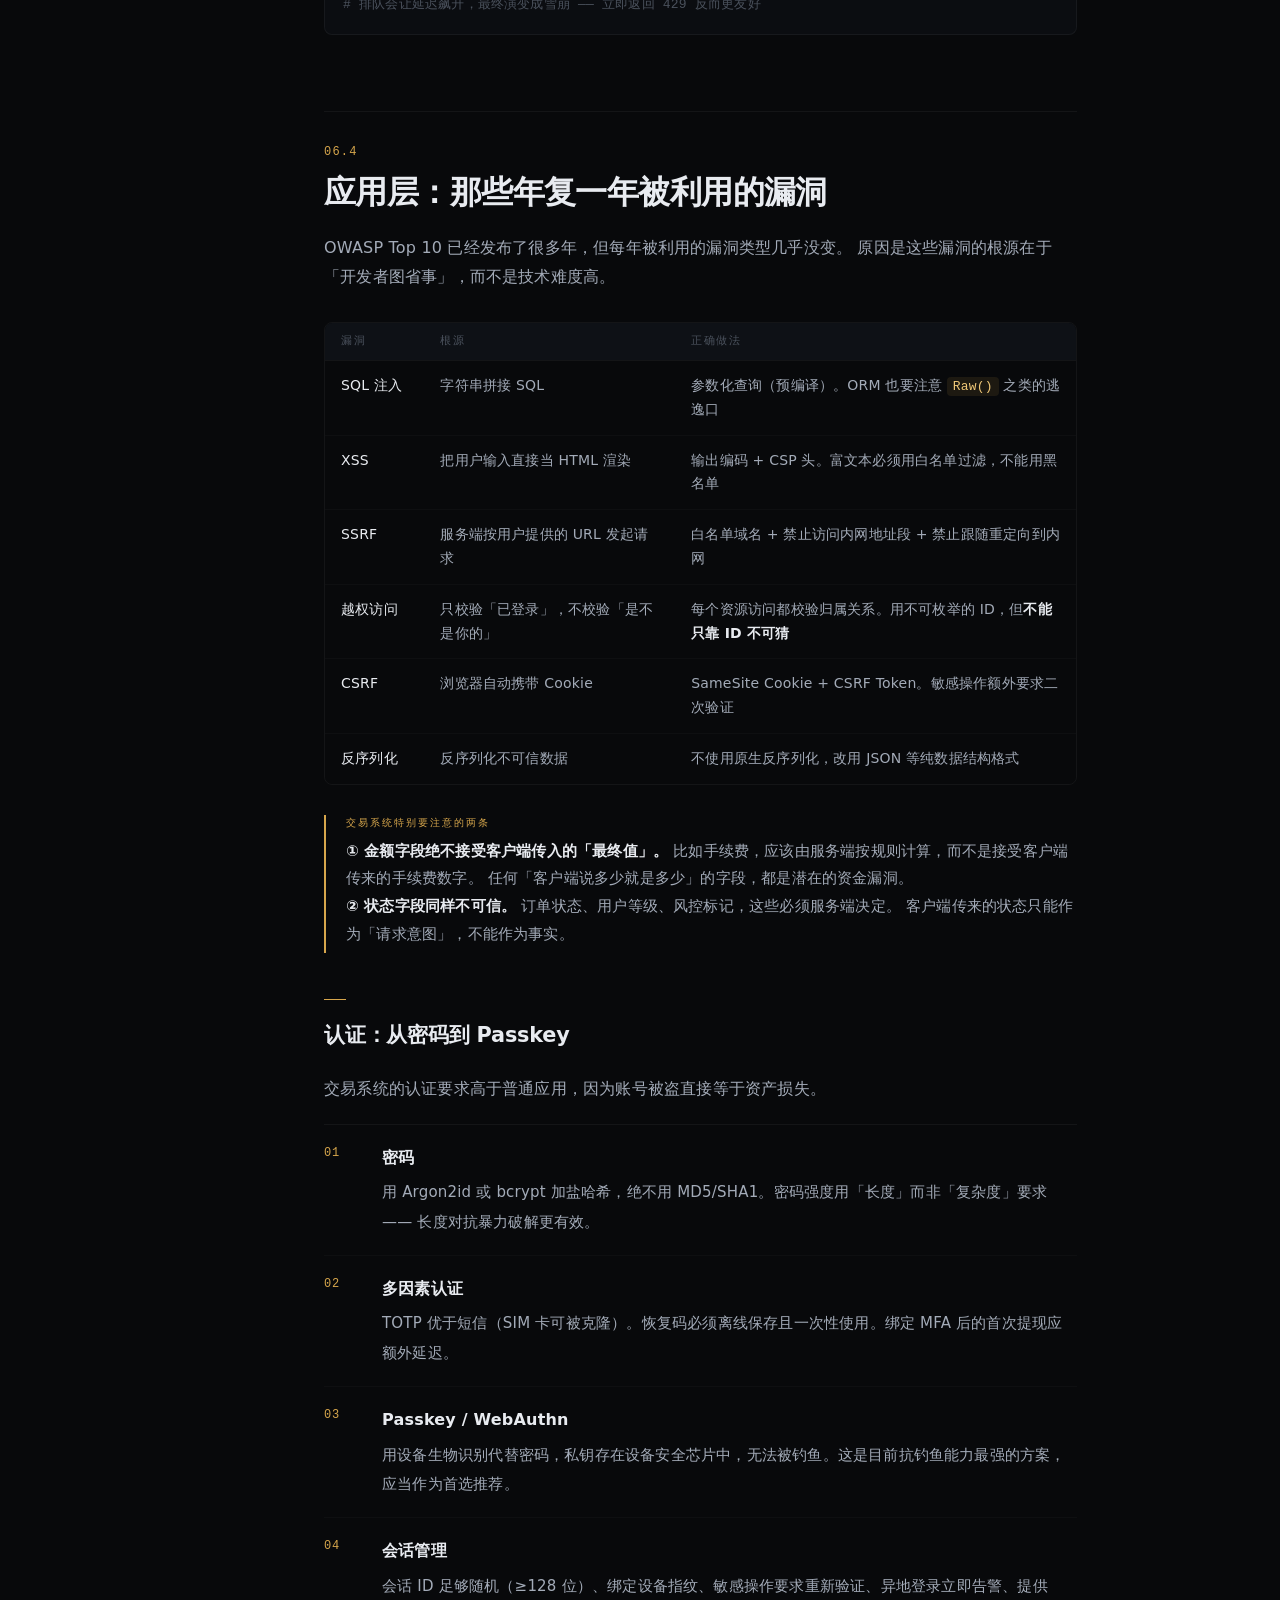
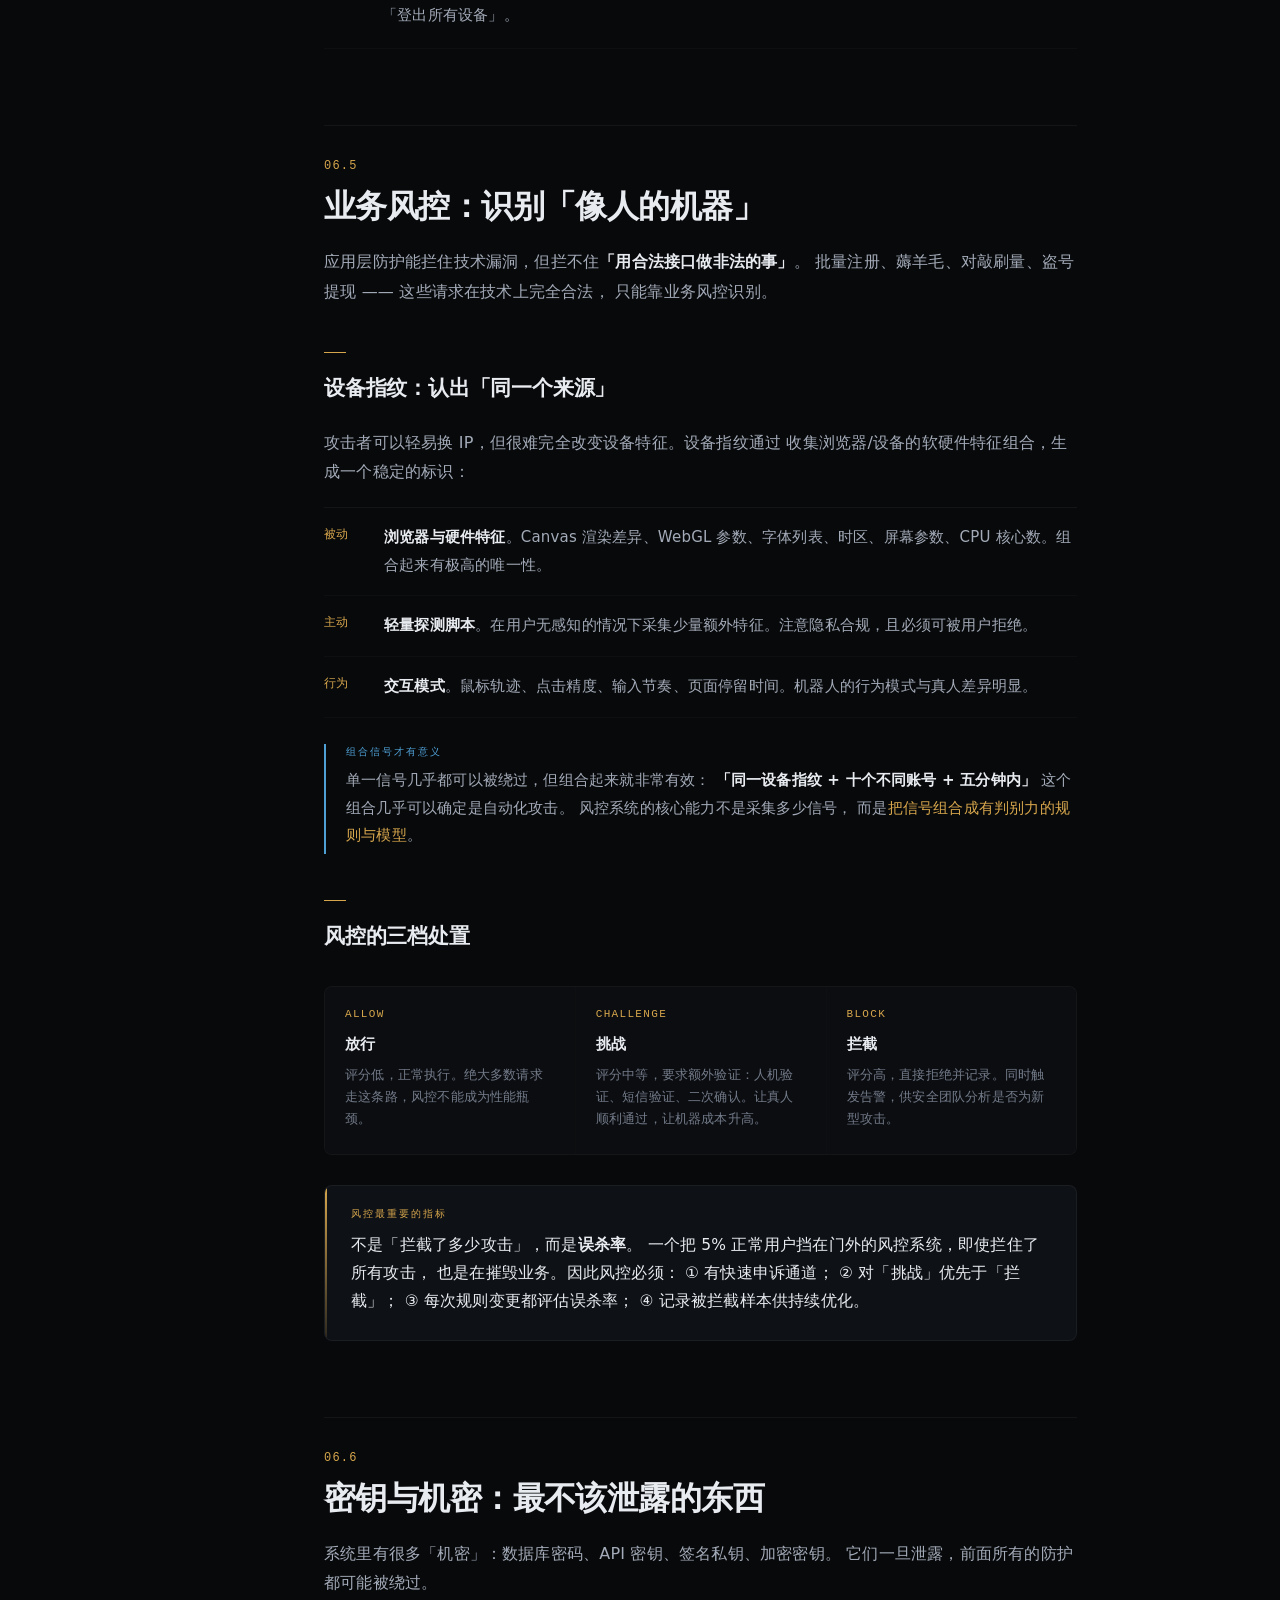
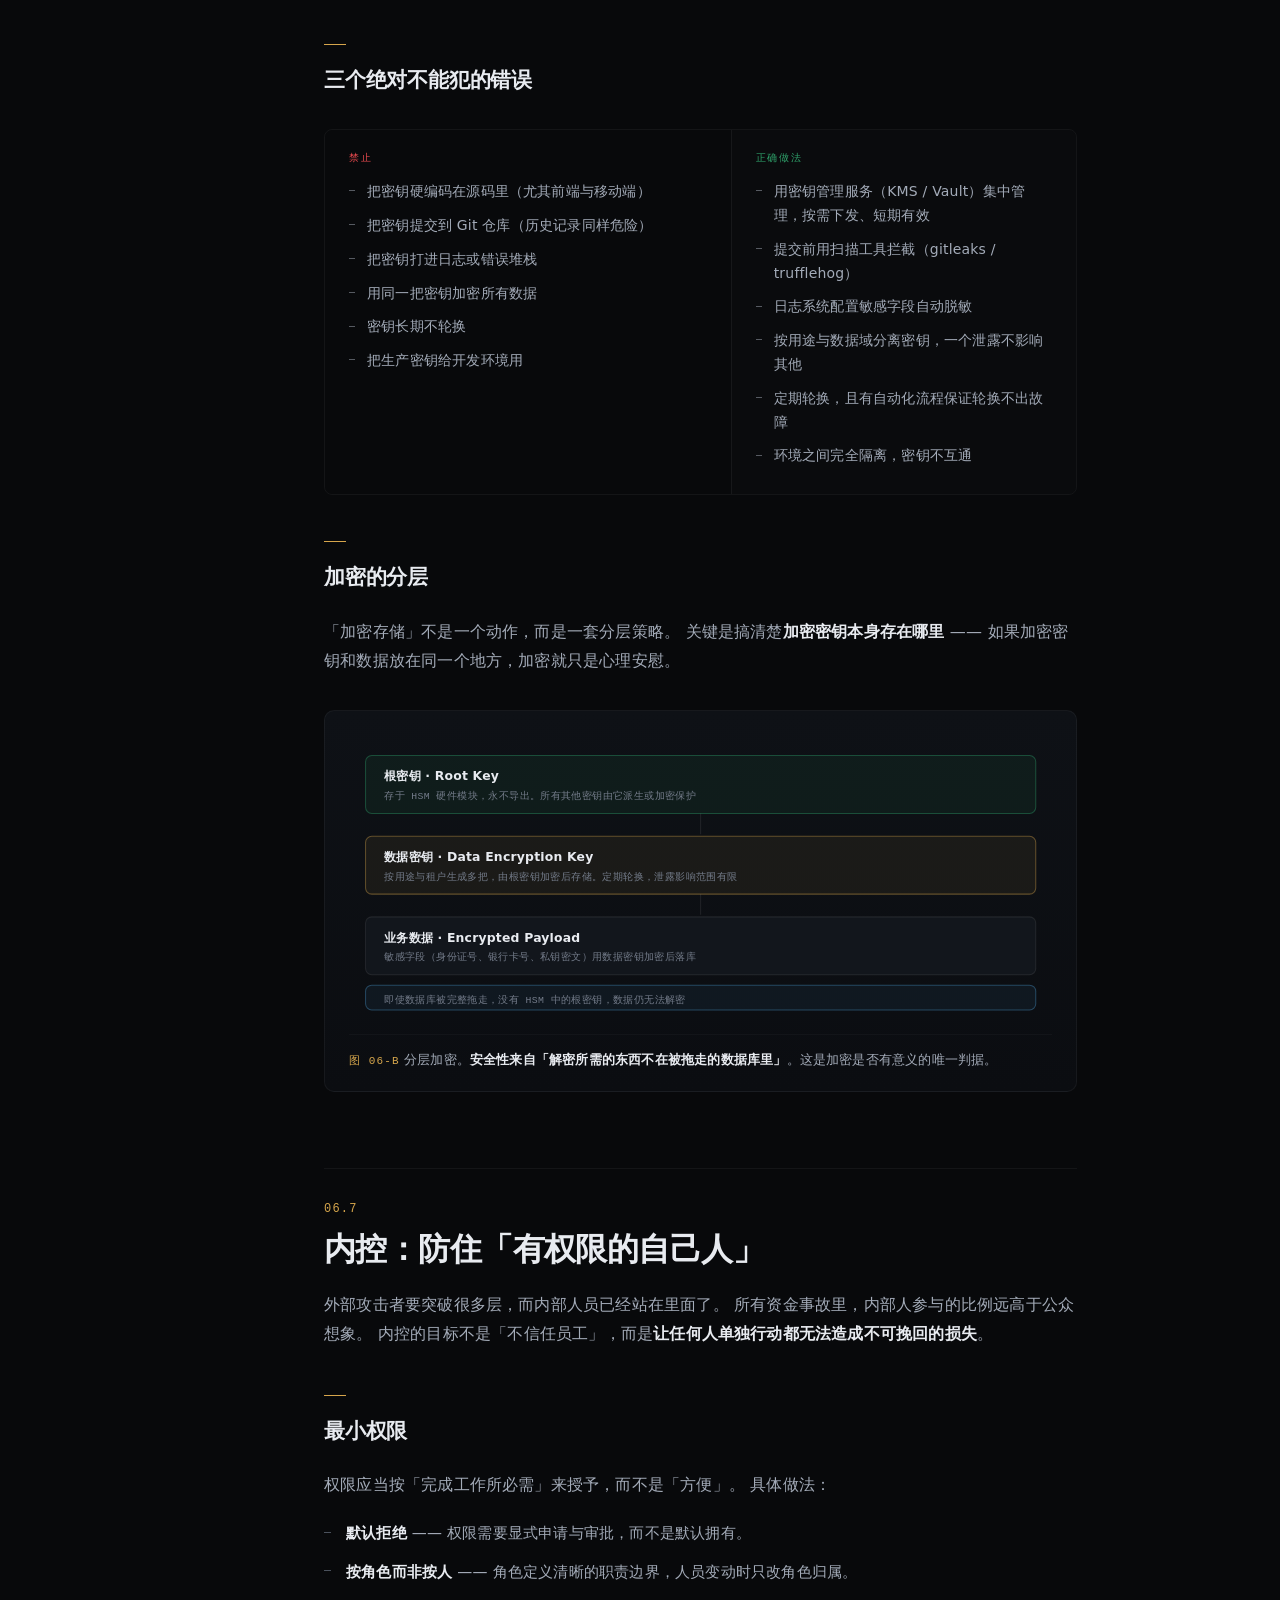
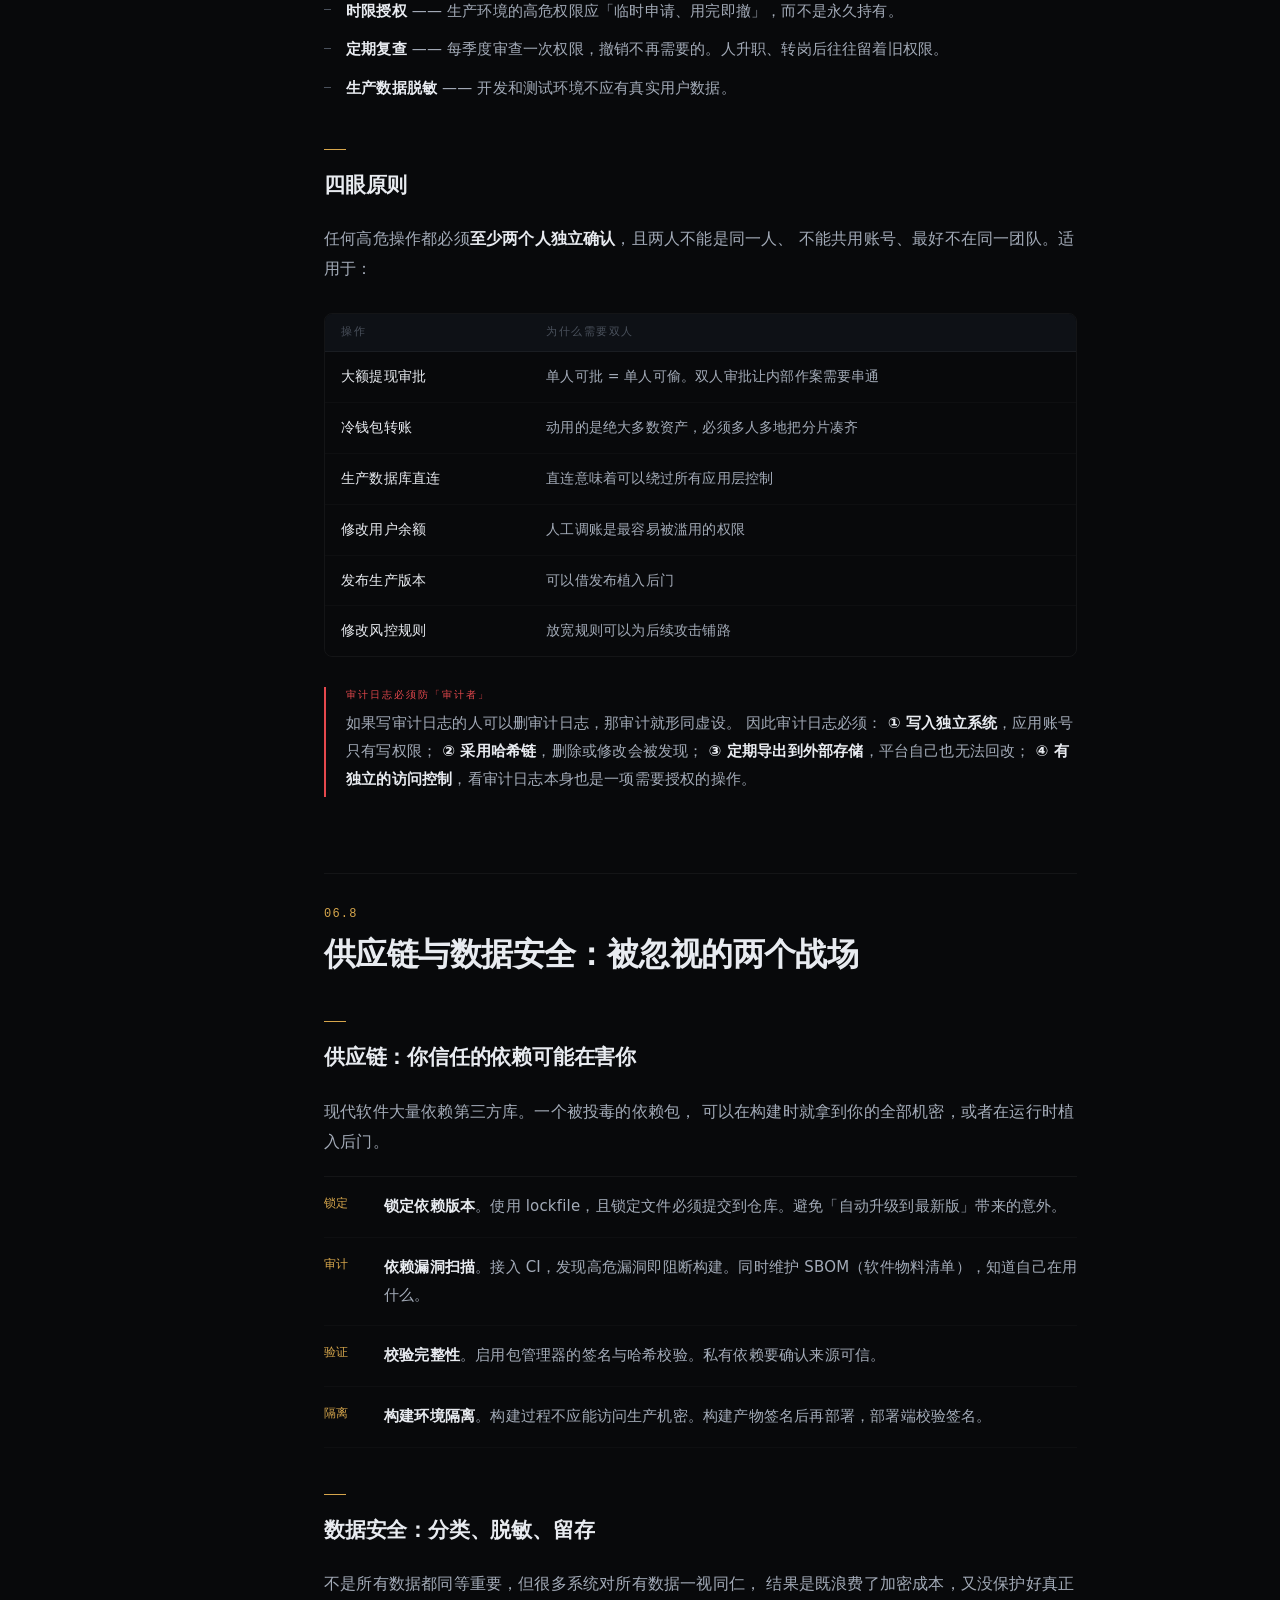
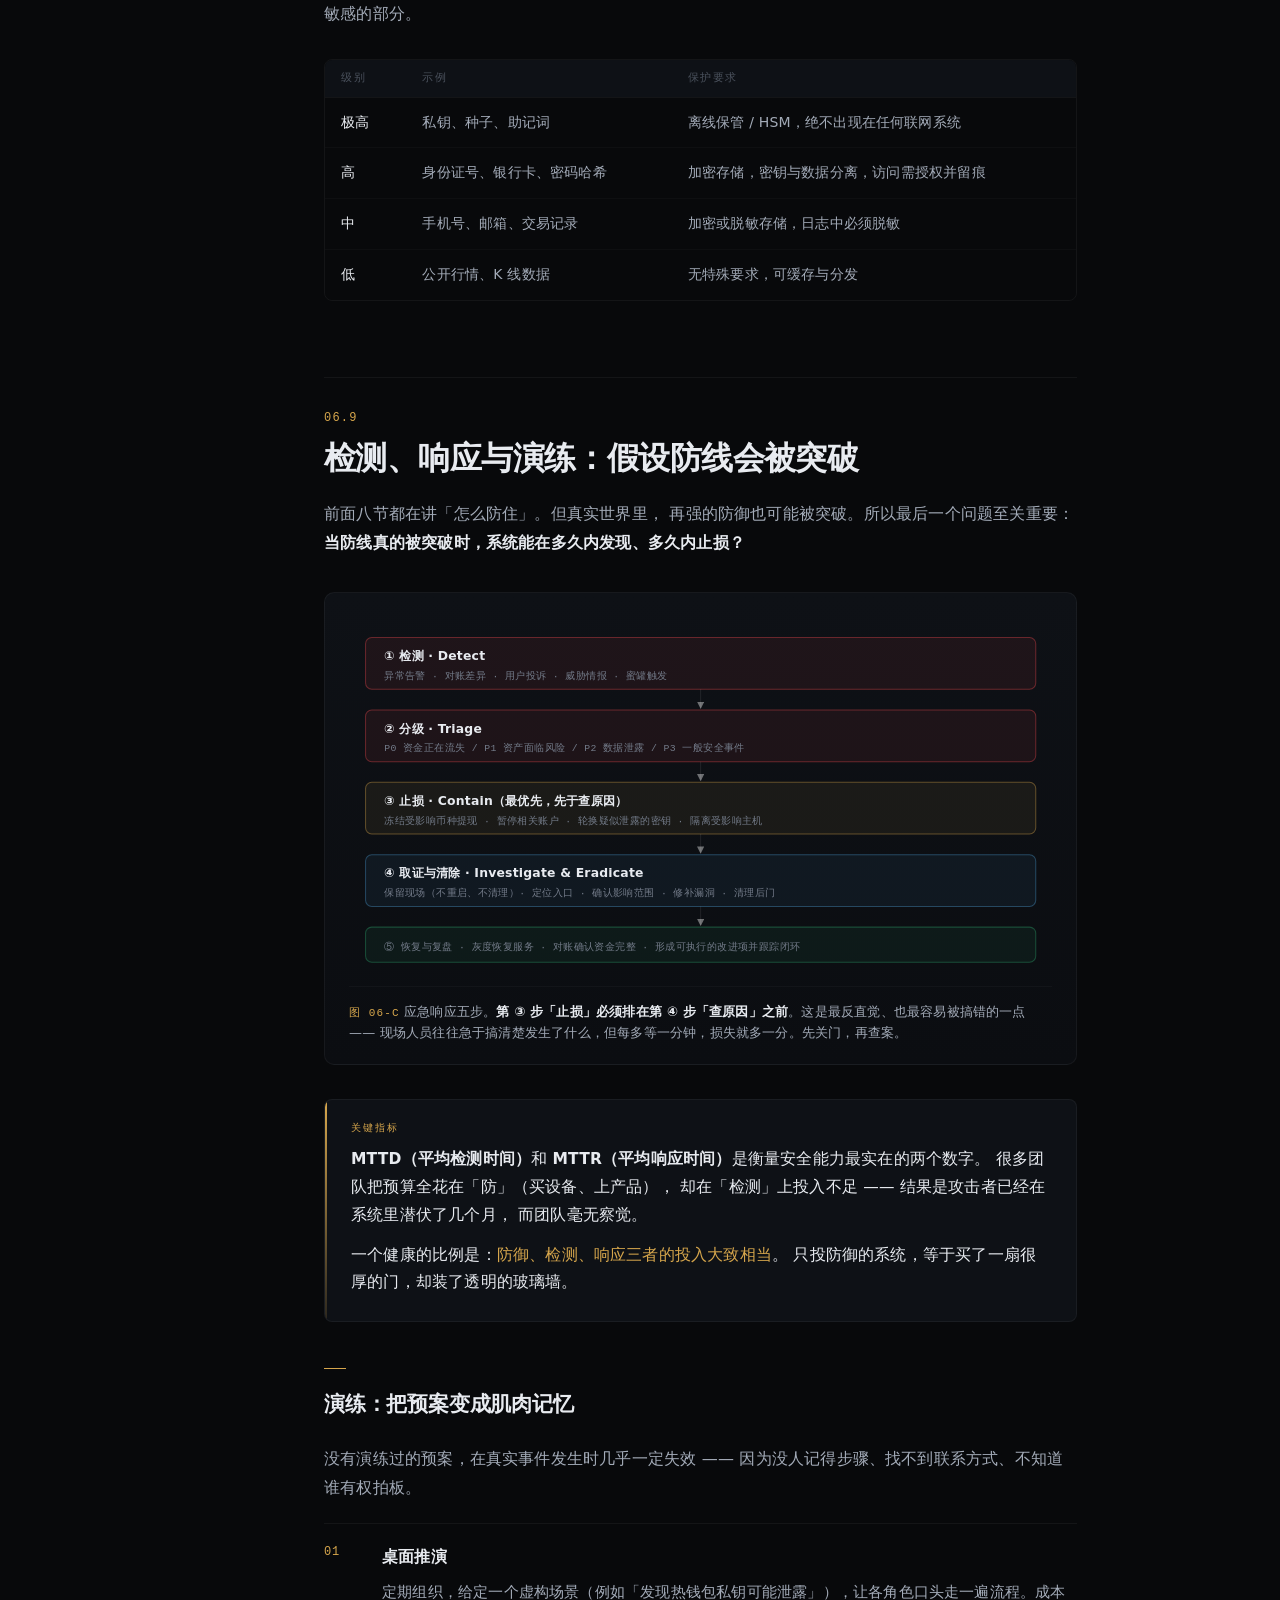
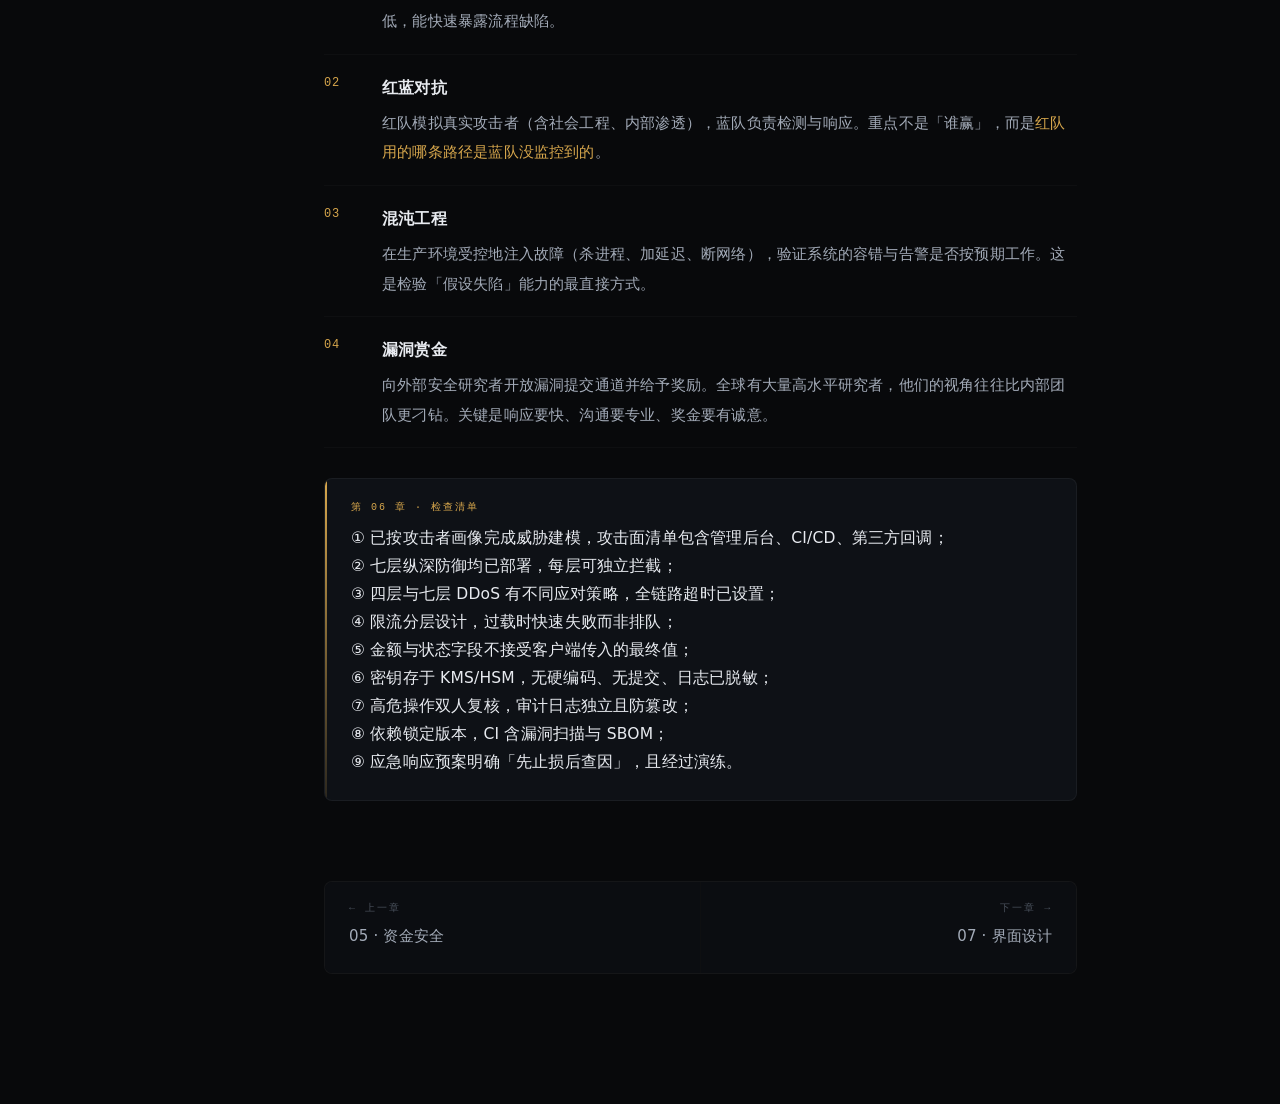
<file: chapters/06-security.html>
<!DOCTYPE html>
<html lang="zh-CN">
<head>
<meta charset="UTF-8">
<meta name="viewport" content="width=device-width, initial-scale=1">
<title>06 · 网络安全 — 交易系统工程</title>
<meta name="description" content="威胁建模、纵深防御、DDoS 与 WAF、应用层漏洞防护、业务风控与反自动化、密钥管理、内控四眼原则、数据安全与供应链、应急响应与攻防演练。">
<meta name="theme-color" content="#08090B">
<link rel="stylesheet" href="../css/style.css">
<link rel="icon" href="data:image/svg+xml,%3Csvg xmlns='http://www.w3.org/2000/svg' viewBox='0 0 26 26'%3E%3Crect width='26' height='26' rx='6' fill='%2308090B'/%3E%3Cpath d='M6.5 16.5 L13 6.5 L19.5 16.5' stroke='%23D6A64C' stroke-width='1.6' fill='none' stroke-linejoin='round'/%3E%3C/svg%3E">
</head>
<body data-page="06-security">

<div class="progress" aria-hidden="true"><i></i></div>
<header data-topbar></header>
<div class="scrim" aria-hidden="true"></div>

<div class="shell">
  <aside data-rail></aside>

  <main class="doc">
    <div class="doc__inner">

      <header class="chapter-head">
        <span class="chapter-mark">06</span>
        <div class="chapter-head__meta">
          <span class="eyebrow eyebrow--gold">Security</span>
          <span class="dot"></span>
          <span class="eyebrow">9 节 · 约 34 分钟</span>
        </div>
        <h1>网络安全：如何扛住有组织的攻击</h1>
        <p class="chapter-head__lede">
          攻击者不会按你的架构图出牌。他们会找最薄的那一环，反复试，
          直到找到能撬开的缝。这一章讲的是如何把系统做成「没有最薄的那一环」——
          威胁建模、纵深防御、密钥管理、内控，以及当防线真的被突破时该怎么办。
        </p>
        <dl class="chapter-strip">
          <div><dt>本章回答</dt><dd>面对有组织的持续攻击，系统靠什么活下来</dd></div>
          <div><dt>关键产出</dt><dd>威胁模型 · 纵深防御体系 · 密钥管理方案 · 应急响应预案</dd></div>
        </dl>
      </header>

      <figure class="fig rv">
        <div class="fig__frame">
          <img src="../assets/images/ch06-security.webp" width="1200" height="675"
               alt="层层叠叠的半透明护盾，最外层正在挡开粒子流" decoding="async">
        </div>
        <figcaption><b>FIG 06</b> 纵深防御：最外层挡不住的，交给下一层。攻击者必须连续突破所有层才能触及资产。</figcaption>
      </figure>

      <article class="prose" data-article>

        <h2 class="sec" id="s1"><span class="sec__no">06.1</span>威胁建模：先搞清楚敌人在哪</h2>

        <p>
          安全建设最常见的失败不是「防护不够强」，而是<strong>防错了方向</strong>。
          花大力气加固了 A 面墙，攻击者从没人看的 B 面进来。
          威胁建模就是为了避免这种浪费。
        </p>

        <p>
          一个实用的建模方法是按<strong>攻击者画像</strong>分类，因为不同画像的
          能力、动机、持久度完全不同，对应的防护重点也不同。
        </p>

        <div class="tbl">
          <table>
            <thead><tr><th>攻击者</th><th>能力</th><th>动机</th><th>主要手段</th><th>防护重点</th></tr></thead>
            <tbody>
              <tr><td>脚本小子</td><td>低，用现成工具</td><td>炫耀 / 小额获利</td><td>扫描器、已知漏洞利用、撞库</td><td>基础加固、WAF、限流</td></tr>
              <tr><td>自动化黑产</td><td>中，有工具链</td><td>规模化获利</td><td>批量注册、薅羊毛、爬虫、撞库</td><td>设备指纹、行为风控、验证码</td></tr>
              <tr><td>专业犯罪组织</td><td>高，有资金与耐心</td><td>直接盗取资产</td><td>钓鱼、供应链投毒、定向渗透、买通内部人员</td><td>密钥隔离、内控、审计、最小权限</td></tr>
              <tr><td>内部人员</td><td>高，有合法权限</td><td>获利 / 报复</td><td>越权操作、数据导出、植入后门</td><td>四眼原则、权限分离、操作留痕</td></tr>
              <tr><td>国家级行为体</td><td>极高，有 0day</td><td>情报 / 破坏</td><td>0day 利用、供应链攻击、长期潜伏</td><td>假设已失陷、零信任、快速检测与响应</td></tr>
            </tbody>
          </table>
        </div>

        <div class="keyline">
          <span class="keyline__tag">建模的核心产出</span>
          <p>
            威胁建模的产出不是一份报告，而是<strong>一组「假设已被攻破」的应对方案</strong>。
            对每个关键资产，问三个问题：攻击者要拿到它必须突破哪些环节？
            突破后能造成多大损失？如何尽早发现？
            第三个问题最重要 —— <em>假设失陷不可避免，检测与响应能力才是最终防线。</em>
          </p>
        </div>

        <h3 class="sub" id="s1-1">攻击面梳理</h3>

        <p>把系统所有「能被外部触达」的入口列全，是建模的第一步。常见的遗漏点：</p>

        <ul class="bullets">
          <li><strong>内部管理后台</strong> —— 往往比面向用户的系统更弱，却拥有更高权限。</li>
          <li><strong>运维通道</strong> —— SSH、跳板机、CI/CD 系统。攻破 CI 等于可以往生产环境部署任意代码。</li>
          <li><strong>第三方回调接口</strong> —— 支付回调、短信回调、链上 webhook。如果不验签，可以被伪造。</li>
          <li><strong>移动端 App</strong> —— 可以被反编译，硬编码的密钥会直接暴露。</li>
          <li><strong>依赖库</strong> —— 一个被投毒的 npm 包可以拿到构建环境的全部权限。</li>
          <li><strong>员工个人设备</strong> —— 钓鱼邮件是最有效的入侵方式，没有之一。</li>
        </ul>

        <h2 class="sec" id="s2"><span class="sec__no">06.2</span>纵深防御：让攻击者必须连续成功</h2>

        <p>
          纵深防御（Defense in Depth）的核心思想是：
          <strong>不假设任何单一防线不会被突破</strong>。
          每一层都可能失效，但攻击者必须连续突破所有层才能拿到资产。
          假设每层被突破的概率是 10%，五层叠起来就是 0.001%。
        </p>

        <div class="diagram rv">
          <svg viewBox="0 0 680 452" role="img" aria-label="纵深防御的七层">
            <defs>
              <marker id="a11" markerWidth="7" markerHeight="7" refX="6" refY="3.5" orient="auto">
                <path d="M0,0 L7,3.5 L0,7 z" fill="rgba(229,72,77,.7)"/>
              </marker>
            </defs>

            <!-- 攻击者 -->
            <text class="dg-label" x="16" y="16" fill="rgba(229,72,77,.85)">攻击者从这里开始 →</text>

            <rect class="dg-node dg-node--up" x="16" y="24" width="648" height="46" rx="6"/>
            <text class="dg-t" x="34" y="46">第 1 层 · 网络与流量</text>
            <text class="dg-s" x="34" y="63">DDoS 清洗 · IP 信誉 · 地域封禁 · 四层限速 · 连接数限制</text>

            <path class="dg-line" d="M340,70 V84" marker-end="url(#a11)"/>

            <rect class="dg-node dg-node--up" x="16" y="86" width="648" height="46" rx="6"/>
            <text class="dg-t" x="34" y="108">第 2 层 · 边缘与 WAF</text>
            <text class="dg-s" x="34" y="125">OWASP 规则 · 注入/XSS 拦截 · 爬虫识别 · 机器人验证 · 人机挑战</text>

            <path class="dg-line" d="M340,132 V146" marker-end="url(#a11)"/>

            <rect class="dg-node dg-node--gold" x="16" y="148" width="648" height="46" rx="6"/>
            <text class="dg-t" x="34" y="170">第 3 层 · 认证与授权</text>
            <text class="dg-s" x="34" y="187">强口令 + MFA / Passkey · 会话管理 · 签名校验 · 最小权限 · 越权检测</text>

            <path class="dg-line" d="M340,194 V208" marker-end="url(#a11)"/>

            <rect class="dg-node dg-node--gold" x="16" y="210" width="648" height="46" rx="6"/>
            <text class="dg-t" x="34" y="232">第 4 层 · 业务风控</text>
            <text class="dg-s" x="34" y="249">设备指纹 · 行为分析 · 频次异常 · 反薅羊毛 · 反洗钱规则 · 人工审核</text>

            <path class="dg-line" d="M340,256 V270" marker-end="url(#a11)"/>

            <rect class="dg-node dg-node--cyan" x="16" y="272" width="648" height="46" rx="6"/>
            <text class="dg-t" x="34" y="294">第 5 层 · 应用与数据</text>
            <text class="dg-s" x="34" y="311">参数化查询 · 输出编码 · 密钥不落盘 · 敏感字段加密 · 审计日志</text>

            <path class="dg-line" d="M340,318 V332" marker-end="url(#a11)"/>

            <rect class="dg-node dg-node--cyan" x="16" y="334" width="648" height="46" rx="6"/>
            <text class="dg-t" x="34" y="356">第 6 层 · 密钥与资产隔离</text>
            <text class="dg-s" x="34" y="373">冷热分离 · HSM / MPC · 提现多级审批 · 单笔与日累计限额</text>

            <path class="dg-line" d="M340,380 V394" marker-end="url(#a11)"/>

            <rect class="dg-node dg-node--down" x="16" y="396" width="648" height="46" rx="6"/>
            <text class="dg-t" x="34" y="418">第 7 层 · 检测与响应</text>
            <text class="dg-s" x="34" y="435">实时告警 · 异常行为检测 · 自动熔断 · 应急响应预案 · 事后复盘</text>
          </svg>
          <p class="diagram__cap"><b>图 06-A</b> 七层纵深防御。<strong>前四层阻止攻击，后三层限制损失并发现异常</strong>。注意第 7 层的存在意味着整个体系承认「前面的防线可能全部失效」—— 这不是悲观，而是工程上唯一诚实的假设。</p>
        </div>

        <h2 class="sec" id="s3"><span class="sec__no">06.3</span>接入层：处理掉 90% 的噪音</h2>

        <h3 class="sub" id="s3-1">DDoS：两种完全不同的攻击</h3>

        <p>
          「抗 DDoS」这个词把两类差异极大的攻击混在了一起。
          分开看才知道该用什么手段。
        </p>

        <div class="compare">
          <div class="bad">
            <h5>四层攻击 · 流量型</h5>
            <ul>
              <li>SYN Flood、UDP 反射、DNS 放大</li>
              <li>特征是<strong>流量巨大</strong>，可达数百 Gbps</li>
              <li>目的是耗尽带宽与连接表</li>
              <li>应对：流量清洗中心、Anycast 分散、运营商联动</li>
              <li>单靠自身机房无法抵御，必须依赖上游</li>
            </ul>
          </div>
          <div class="bad">
            <h5>七层攻击 · 应用型</h5>
            <ul>
              <li>CC 攻击、慢速连接、API 高频调用</li>
              <li>特征是<strong>流量不大但请求复杂</strong>，每个请求看起来都合法</li>
              <li>目的是耗尽应用的计算与数据库资源</li>
              <li>应对：行为分析、人机验证、动态限流、缓存</li>
              <li>无法靠「加大带宽」解决，必须靠识别</li>
            </ul>
          </div>
        </div>

        <div class="note note--warn">
          <span class="note__tag">最容易被打穿的地方</span>
          <p>
            七层攻击中最难防的是<strong>「慢速攻击」</strong>：
            攻击者建立大量连接，每个连接以极慢的速度发送数据，
            让服务器长时间保持连接等待。每个连接消耗极少资源，
            但成千上万个连接会耗尽服务器的连接池。
          </p>
          <p>
            防御手段是<strong>设置全生命周期的超时</strong> ——
            不仅要有读超时，还要有「请求头读取超时」「请求体接收超时」
            「整体处理超时」。很多框架默认只设了读超时，于是慢速攻击长驱直入。
          </p>
        </div>

        <h3 class="sub" id="s3-2">限流：保护自己，而不是惩罚用户</h3>

        <p>
          限流的目的不是「限制用户」，而是<strong>在过载时保住核心功能</strong>。
          一个没有限流的系统在流量洪峰下会整体崩溃，
          而有限流的系统会优雅地拒绝一部分请求，保住其余部分。
        </p>

        <div class="code">
          <div class="code__bar"><span class="code__lang">限流策略 · 分层设计</span><button class="code__copy" type="button">复制</button></div>
<pre><span class="c"># 分层限流：粒度从粗到细，越细的限流越贵</span>

<span class="c"># 1. IP 级 —— 最粗，成本最低，防单点刷接口</span>
limit_req_zone $binary_remote_addr zone=perip:10m rate=50r/s;

<span class="c"># 2. 用户级 —— 按 API Key 限流，区分普通用户与做市商</span>
<span class="c">#    做市商需要更高的配额，且不应与普通用户共享限额池</span>
limit_req_zone $http_x_api_key zone=perkey:20m rate=100r/s;

<span class="c"># 3. 接口级 —— 不同接口的价值不同，限额也应不同</span>
<span class="c">#    下单接口：10 r/s（有实际成本，需要冻结资金）</span>
<span class="c">#    查询接口：200 r/s（纯读，成本低）</span>
<span class="c">#    提现接口：1 r/10s（极高风险）</span>

<span class="c"># 4. 全局级 —— 最后一道保护，防止整体过载</span>
<span class="c">#    当系统负载超过阈值时，主动拒绝非核心请求，保住撮合与结算</span>

<span class="c"># 关键原则：限流必须是「快速失败」，不能排队等待</span>
<span class="c"># 排队会让延迟飙升，最终演变成雪崩 —— 立即返回 429 反而更友好</span></pre>
        </div>

        <h2 class="sec" id="s4"><span class="sec__no">06.4</span>应用层：那些年复一年被利用的漏洞</h2>

        <p>
          OWASP Top 10 已经发布了很多年，但每年被利用的漏洞类型几乎没变。
          原因是这些漏洞的根源在于「开发者图省事」，而不是技术难度高。
        </p>

        <div class="tbl">
          <table>
            <thead><tr><th>漏洞</th><th>根源</th><th>正确做法</th></tr></thead>
            <tbody>
              <tr>
                <td>SQL 注入</td>
                <td>字符串拼接 SQL</td>
                <td>参数化查询（预编译）。ORM 也要注意 <code>Raw()</code> 之类的逃逸口</td>
              </tr>
              <tr>
                <td>XSS</td>
                <td>把用户输入直接当 HTML 渲染</td>
                <td>输出编码 + CSP 头。富文本必须用白名单过滤，不能用黑名单</td>
              </tr>
              <tr>
                <td>SSRF</td>
                <td>服务端按用户提供的 URL 发起请求</td>
                <td>白名单域名 + 禁止访问内网地址段 + 禁止跟随重定向到内网</td>
              </tr>
              <tr>
                <td>越权访问</td>
                <td>只校验「已登录」，不校验「是不是你的」</td>
                <td>每个资源访问都校验归属关系。用不可枚举的 ID，但<strong>不能只靠 ID 不可猜</strong></td>
              </tr>
              <tr>
                <td>CSRF</td>
                <td>浏览器自动携带 Cookie</td>
                <td>SameSite Cookie + CSRF Token。敏感操作额外要求二次验证</td>
              </tr>
              <tr>
                <td>反序列化</td>
                <td>反序列化不可信数据</td>
                <td>不使用原生反序列化，改用 JSON 等纯数据结构格式</td>
              </tr>
            </tbody>
          </table>
        </div>

        <div class="note note--gold">
          <span class="note__tag">交易系统特别要注意的两条</span>
          <p>
            <strong>① 金额字段绝不接受客户端传入的「最终值」。</strong>
            比如手续费，应该由服务端按规则计算，而不是接受客户端传来的手续费数字。
            任何「客户端说多少就是多少」的字段，都是潜在的资金漏洞。
          </p>
          <p>
            <strong>② 状态字段同样不可信。</strong>
            订单状态、用户等级、风控标记，这些必须服务端决定。
            客户端传来的状态只能作为「请求意图」，不能作为事实。
          </p>
        </div>

        <h3 class="sub" id="s4-1">认证：从密码到 Passkey</h3>

        <p>
          交易系统的认证要求高于普通应用，因为账号被盗直接等于资产损失。
        </p>

        <ol class="steps">
          <li><b>密码</b><span>用 Argon2id 或 bcrypt 加盐哈希，绝不用 MD5/SHA1。密码强度用「长度」而非「复杂度」要求 —— 长度对抗暴力破解更有效。</span></li>
          <li><b>多因素认证</b><span>TOTP 优于短信（SIM 卡可被克隆）。恢复码必须离线保存且一次性使用。绑定 MFA 后的首次提现应额外延迟。</span></li>
          <li><b>Passkey / WebAuthn</b><span>用设备生物识别代替密码，私钥存在设备安全芯片中，无法被钓鱼。这是目前抗钓鱼能力最强的方案，应当作为首选推荐。</span></li>
          <li><b>会话管理</b><span>会话 ID 足够随机（≥128 位）、绑定设备指纹、敏感操作要求重新验证、异地登录立即告警、提供「登出所有设备」。</span></li>
        </ol>

        <h2 class="sec" id="s5"><span class="sec__no">06.5</span>业务风控：识别「像人的机器」</h2>

        <p>
          应用层防护能拦住技术漏洞，但拦不住<strong>「用合法接口做非法的事」</strong>。
          批量注册、薅羊毛、对敲刷量、盗号提现 —— 这些请求在技术上完全合法，
          只能靠业务风控识别。
        </p>

        <h3 class="sub" id="s5-1">设备指纹：认出「同一个来源」</h3>

        <p>
          攻击者可以轻易换 IP，但很难完全改变设备特征。设备指纹通过
          收集浏览器/设备的软硬件特征组合，生成一个稳定的标识：
        </p>

        <ul class="list-lines">
          <li><span class="k">被动</span><span class="v"><b>浏览器与硬件特征</b>。Canvas 渲染差异、WebGL 参数、字体列表、时区、屏幕参数、CPU 核心数。组合起来有极高的唯一性。</span></li>
          <li><span class="k">主动</span><span class="v"><b>轻量探测脚本</b>。在用户无感知的情况下采集少量额外特征。注意隐私合规，且必须可被用户拒绝。</span></li>
          <li><span class="k">行为</span><span class="v"><b>交互模式</b>。鼠标轨迹、点击精度、输入节奏、页面停留时间。机器人的行为模式与真人差异明显。</span></li>
        </ul>

        <div class="note note--info">
          <span class="note__tag">组合信号才有意义</span>
          <p>
            单一信号几乎都可以被绕过，但组合起来就非常有效：
            <strong>「同一设备指纹 + 十个不同账号 + 五分钟内」</strong>
            这个组合几乎可以确定是自动化攻击。
            风控系统的核心能力不是采集多少信号，
            而是<em>把信号组合成有判别力的规则与模型</em>。
          </p>
        </div>

        <h3 class="sub" id="s5-2">风控的三档处置</h3>

        <div class="grid-cards">
          <article><span class="no">ALLOW</span><h4>放行</h4><p>评分低，正常执行。绝大多数请求走这条路，风控不能成为性能瓶颈。</p></article>
          <article><span class="no">CHALLENGE</span><h4>挑战</h4><p>评分中等，要求额外验证：人机验证、短信验证、二次确认。让真人顺利通过，让机器成本升高。</p></article>
          <article><span class="no">BLOCK</span><h4>拦截</h4><p>评分高，直接拒绝并记录。同时触发告警，供安全团队分析是否为新型攻击。</p></article>
        </div>

        <div class="keyline">
          <span class="keyline__tag">风控最重要的指标</span>
          <p>
            不是「拦截了多少攻击」，而是<strong>误杀率</strong>。
            一个把 5% 正常用户挡在门外的风控系统，即使拦住了所有攻击，
            也是在摧毁业务。因此风控必须：
            ① 有快速申诉通道；
            ② 对「挑战」优先于「拦截」；
            ③ 每次规则变更都评估误杀率；
            ④ 记录被拦截样本供持续优化。
          </p>
        </div>

        <h2 class="sec" id="s6"><span class="sec__no">06.6</span>密钥与机密：最不该泄露的东西</h2>

        <p>
          系统里有很多「机密」：数据库密码、API 密钥、签名私钥、加密密钥。
          它们一旦泄露，前面所有的防护都可能被绕过。
        </p>

        <h3 class="sub" id="s6-1">三个绝对不能犯的错误</h3>

        <div class="compare">
          <div class="bad">
            <h5>禁止</h5>
            <ul>
              <li>把密钥硬编码在源码里（尤其前端与移动端）</li>
              <li>把密钥提交到 Git 仓库（历史记录同样危险）</li>
              <li>把密钥打进日志或错误堆栈</li>
              <li>用同一把密钥加密所有数据</li>
              <li>密钥长期不轮换</li>
              <li>把生产密钥给开发环境用</li>
            </ul>
          </div>
          <div class="good">
            <h5>正确做法</h5>
            <ul>
              <li>用密钥管理服务（KMS / Vault）集中管理，按需下发、短期有效</li>
              <li>提交前用扫描工具拦截（gitleaks / trufflehog）</li>
              <li>日志系统配置敏感字段自动脱敏</li>
              <li>按用途与数据域分离密钥，一个泄露不影响其他</li>
              <li>定期轮换，且有自动化流程保证轮换不出故障</li>
              <li>环境之间完全隔离，密钥不互通</li>
            </ul>
          </div>
        </div>

        <h3 class="sub" id="s6-2">加密的分层</h3>

        <p>
          「加密存储」不是一个动作，而是一套分层策略。
          关键是搞清楚<strong>加密密钥本身存在哪里</strong> ——
          如果加密密钥和数据放在同一个地方，加密就只是心理安慰。
        </p>

        <div class="diagram rv">
          <svg viewBox="0 0 680 268" role="img" aria-label="密钥分层加密">
            <rect class="dg-node dg-node--down" x="16" y="16" width="648" height="56" rx="6"/>
            <text class="dg-t" x="34" y="40">根密钥 · Root Key</text>
            <text class="dg-s" x="34" y="58">存于 HSM 硬件模块，永不导出。所有其他密钥由它派生或加密保护</text>

            <path class="dg-line" d="M340,72 V92"/>

            <rect class="dg-node dg-node--gold" x="16" y="94" width="648" height="56" rx="6"/>
            <text class="dg-t" x="34" y="118">数据密钥 · Data Encryption Key</text>
            <text class="dg-s" x="34" y="136">按用途与租户生成多把，由根密钥加密后存储。定期轮换，泄露影响范围有限</text>

            <path class="dg-line" d="M340,150 V170"/>

            <rect class="dg-node" x="16" y="172" width="648" height="56" rx="6"/>
            <text class="dg-t" x="34" y="196">业务数据 · Encrypted Payload</text>
            <text class="dg-s" x="34" y="214">敏感字段（身份证号、银行卡号、私钥密文）用数据密钥加密后落库</text>

            <rect class="dg-node dg-node--cyan" x="16" y="238" width="648" height="24" rx="6"/>
            <text class="dg-s" x="34" y="255">即使数据库被完整拖走，没有 HSM 中的根密钥，数据仍无法解密</text>
          </svg>
          <p class="diagram__cap"><b>图 06-B</b> 分层加密。<strong>安全性来自「解密所需的东西不在被拖走的数据库里」</strong>。这是加密是否有意义的唯一判据。</p>
        </div>

        <h2 class="sec" id="s7"><span class="sec__no">06.7</span>内控：防住「有权限的自己人」</h2>

        <p>
          外部攻击者要突破很多层，而内部人员已经站在里面了。
          所有资金事故里，内部人参与的比例远高于公众想象。
          内控的目标不是「不信任员工」，而是<strong>让任何人单独行动都无法造成不可挽回的损失</strong>。
        </p>

        <h3 class="sub" id="s7-1">最小权限</h3>

        <p>
          权限应当按「完成工作所必需」来授予，而不是「方便」。
          具体做法：
        </p>

        <ul class="bullets">
          <li><strong>默认拒绝</strong> —— 权限需要显式申请与审批，而不是默认拥有。</li>
          <li><strong>按角色而非按人</strong> —— 角色定义清晰的职责边界，人员变动时只改角色归属。</li>
          <li><strong>时限授权</strong> —— 生产环境的高危权限应「临时申请、用完即撤」，而不是永久持有。</li>
          <li><strong>定期复查</strong> —— 每季度审查一次权限，撤销不再需要的。人升职、转岗后往往留着旧权限。</li>
          <li><strong>生产数据脱敏</strong> —— 开发和测试环境不应有真实用户数据。</li>
        </ul>

        <h3 class="sub" id="s7-2">四眼原则</h3>

        <p>
          任何高危操作都必须<strong>至少两个人独立确认</strong>，且两人不能是同一人、
          不能共用账号、最好不在同一团队。适用于：
        </p>

        <div class="tbl">
          <table>
            <thead><tr><th>操作</th><th>为什么需要双人</th></tr></thead>
            <tbody>
              <tr><td>大额提现审批</td><td>单人可批 = 单人可偷。双人审批让内部作案需要串通</td></tr>
              <tr><td>冷钱包转账</td><td>动用的是绝大多数资产，必须多人多地把分片凑齐</td></tr>
              <tr><td>生产数据库直连</td><td>直连意味着可以绕过所有应用层控制</td></tr>
              <tr><td>修改用户余额</td><td>人工调账是最容易被滥用的权限</td></tr>
              <tr><td>发布生产版本</td><td>可以借发布植入后门</td></tr>
              <tr><td>修改风控规则</td><td>放宽规则可以为后续攻击铺路</td></tr>
            </tbody>
          </table>
        </div>

        <div class="note note--warn">
          <span class="note__tag">审计日志必须防「审计者」</span>
          <p>
            如果写审计日志的人可以删审计日志，那审计就形同虚设。
            因此审计日志必须：
            <strong>① 写入独立系统</strong>，应用账号只有写权限；
            <strong>② 采用哈希链</strong>，删除或修改会被发现；
            <strong>③ 定期导出到外部存储</strong>，平台自己也无法回改；
            <strong>④ 有独立的访问控制</strong>，看审计日志本身也是一项需要授权的操作。
          </p>
        </div>

        <h2 class="sec" id="s8"><span class="sec__no">06.8</span>供应链与数据安全：被忽视的两个战场</h2>

        <h3 class="sub" id="s8-1">供应链：你信任的依赖可能在害你</h3>

        <p>
          现代软件大量依赖第三方库。一个被投毒的依赖包，
          可以在构建时就拿到你的全部机密，或者在运行时植入后门。
        </p>

        <ul class="list-lines">
          <li><span class="k">锁定</span><span class="v"><b>锁定依赖版本</b>。使用 lockfile，且锁定文件必须提交到仓库。避免「自动升级到最新版」带来的意外。</span></li>
          <li><span class="k">审计</span><span class="v"><b>依赖漏洞扫描</b>。接入 CI，发现高危漏洞即阻断构建。同时维护 SBOM（软件物料清单），知道自己在用什么。</span></li>
          <li><span class="k">验证</span><span class="v"><b>校验完整性</b>。启用包管理器的签名与哈希校验。私有依赖要确认来源可信。</span></li>
          <li><span class="k">隔离</span><span class="v"><b>构建环境隔离</b>。构建过程不应能访问生产机密。构建产物签名后再部署，部署端校验签名。</span></li>
        </ul>

        <h3 class="sub" id="s8-2">数据安全：分类、脱敏、留存</h3>

        <p>
          不是所有数据都同等重要，但很多系统对所有数据一视同仁，
          结果是既浪费了加密成本，又没保护好真正敏感的部分。
        </p>

        <div class="tbl">
          <table>
            <thead><tr><th>级别</th><th>示例</th><th>保护要求</th></tr></thead>
            <tbody>
              <tr><td>极高</td><td>私钥、种子、助记词</td><td>离线保管 / HSM，绝不出现在任何联网系统</td></tr>
              <tr><td>高</td><td>身份证号、银行卡、密码哈希</td><td>加密存储，密钥与数据分离，访问需授权并留痕</td></tr>
              <tr><td>中</td><td>手机号、邮箱、交易记录</td><td>加密或脱敏存储，日志中必须脱敏</td></tr>
              <tr><td>低</td><td>公开行情、K 线数据</td><td>无特殊要求，可缓存与分发</td></tr>
            </tbody>
          </table>
        </div>

        <h2 class="sec" id="s9"><span class="sec__no">06.9</span>检测、响应与演练：假设防线会被突破</h2>

        <p>
          前面八节都在讲「怎么防住」。但真实世界里，
          再强的防御也可能被突破。所以最后一个问题至关重要：
          <strong>当防线真的被突破时，系统能在多久内发现、多久内止损？</strong>
        </p>

        <div class="diagram rv">
          <svg viewBox="0 0 680 336" role="img" aria-label="安全事件应急响应流程">
            <defs>
              <marker id="a12" markerWidth="7" markerHeight="7" refX="6" refY="3.5" orient="auto">
                <path d="M0,0 L7,3.5 L0,7 z" fill="rgba(255,255,255,.4)"/>
              </marker>
            </defs>

            <rect class="dg-node dg-node--up" x="16" y="16" width="648" height="50" rx="6"/>
            <text class="dg-t" x="34" y="38">① 检测 · Detect</text>
            <text class="dg-s" x="34" y="56">异常告警 · 对账差异 · 用户投诉 · 威胁情报 · 蜜罐触发</text>

            <path class="dg-line" d="M340,66 V84" marker-end="url(#a12)"/>

            <rect class="dg-node dg-node--up" x="16" y="86" width="648" height="50" rx="6"/>
            <text class="dg-t" x="34" y="108">② 分级 · Triage</text>
            <text class="dg-s" x="34" y="126">P0 资金正在流失 / P1 资产面临风险 / P2 数据泄露 / P3 一般安全事件</text>

            <path class="dg-line" d="M340,136 V154" marker-end="url(#a12)"/>

            <rect class="dg-node dg-node--gold" x="16" y="156" width="648" height="50" rx="6"/>
            <text class="dg-t" x="34" y="178">③ 止损 · Contain（最优先，先于查原因）</text>
            <text class="dg-s" x="34" y="196">冻结受影响币种提现 · 暂停相关账户 · 轮换疑似泄露的密钥 · 隔离受影响主机</text>

            <path class="dg-line" d="M340,206 V224" marker-end="url(#a12)"/>

            <rect class="dg-node dg-node--cyan" x="16" y="226" width="648" height="50" rx="6"/>
            <text class="dg-t" x="34" y="248">④ 取证与清除 · Investigate &amp; Eradicate</text>
            <text class="dg-s" x="34" y="266">保留现场（不重启、不清理）· 定位入口 · 确认影响范围 · 修补漏洞 · 清理后门</text>

            <path class="dg-line" d="M340,276 V294" marker-end="url(#a12)"/>

            <rect class="dg-node dg-node--down" x="16" y="296" width="648" height="34" rx="6"/>
            <text class="dg-s" x="34" y="318">⑤ 恢复与复盘 · 灰度恢复服务 · 对账确认资金完整 · 形成可执行的改进项并跟踪闭环</text>
          </svg>
          <p class="diagram__cap"><b>图 06-C</b> 应急响应五步。<strong>第 ③ 步「止损」必须排在第 ④ 步「查原因」之前</strong>。这是最反直觉、也最容易被搞错的一点 —— 现场人员往往急于搞清楚发生了什么，但每多等一分钟，损失就多一分。先关门，再查案。</p>
        </div>

        <div class="keyline">
          <span class="keyline__tag">关键指标</span>
          <p>
            <strong>MTTD（平均检测时间）</strong>和
            <strong>MTTR（平均响应时间）</strong>是衡量安全能力最实在的两个数字。
            很多团队把预算全花在「防」（买设备、上产品），
            却在「检测」上投入不足 —— 结果是攻击者已经在系统里潜伏了几个月，
            而团队毫无察觉。
          </p>
          <p>
            一个健康的比例是：<em>防御、检测、响应三者的投入大致相当</em>。
            只投防御的系统，等于买了一扇很厚的门，却装了透明的玻璃墙。
          </p>
        </div>

        <h3 class="sub" id="s9-1">演练：把预案变成肌肉记忆</h3>

        <p>
          没有演练过的预案，在真实事件发生时几乎一定失效 ——
          因为没人记得步骤、找不到联系方式、不知道谁有权拍板。
        </p>

        <ol class="steps">
          <li><b>桌面推演</b><span>定期组织，给定一个虚构场景（例如「发现热钱包私钥可能泄露」），让各角色口头走一遍流程。成本低，能快速暴露流程缺陷。</span></li>
          <li><b>红蓝对抗</b><span>红队模拟真实攻击者（含社会工程、内部渗透），蓝队负责检测与响应。重点不是「谁赢」，而是<em>红队用的哪条路径是蓝队没监控到的</em>。</span></li>
          <li><b>混沌工程</b><span>在生产环境受控地注入故障（杀进程、加延迟、断网络），验证系统的容错与告警是否按预期工作。这是检验「假设失陷」能力的最直接方式。</span></li>
          <li><b>漏洞赏金</b><span>向外部安全研究者开放漏洞提交通道并给予奖励。全球有大量高水平研究者，他们的视角往往比内部团队更刁钻。关键是响应要快、沟通要专业、奖金要有诚意。</span></li>
        </ol>

        <div class="keyline">
          <span class="keyline__tag">第 06 章 · 检查清单</span>
          <p>
            ① 已按攻击者画像完成威胁建模，攻击面清单包含管理后台、CI/CD、第三方回调；<br>
            ② 七层纵深防御均已部署，每层可独立拦截；<br>
            ③ 四层与七层 DDoS 有不同应对策略，全链路超时已设置；<br>
            ④ 限流分层设计，过载时快速失败而非排队；<br>
            ⑤ 金额与状态字段不接受客户端传入的最终值；<br>
            ⑥ 密钥存于 KMS/HSM，无硬编码、无提交、日志已脱敏；<br>
            ⑦ 高危操作双人复核，审计日志独立且防篡改；<br>
            ⑧ 依赖锁定版本，CI 含漏洞扫描与 SBOM；<br>
            ⑨ 应急响应预案明确「先止损后查因」，且经过演练。
          </p>
        </div>

      </article>

      <nav data-pager></nav>
    </div>
  </main>
</div>

<script src="../js/site.js"></script>
</body>
</html>
</file>
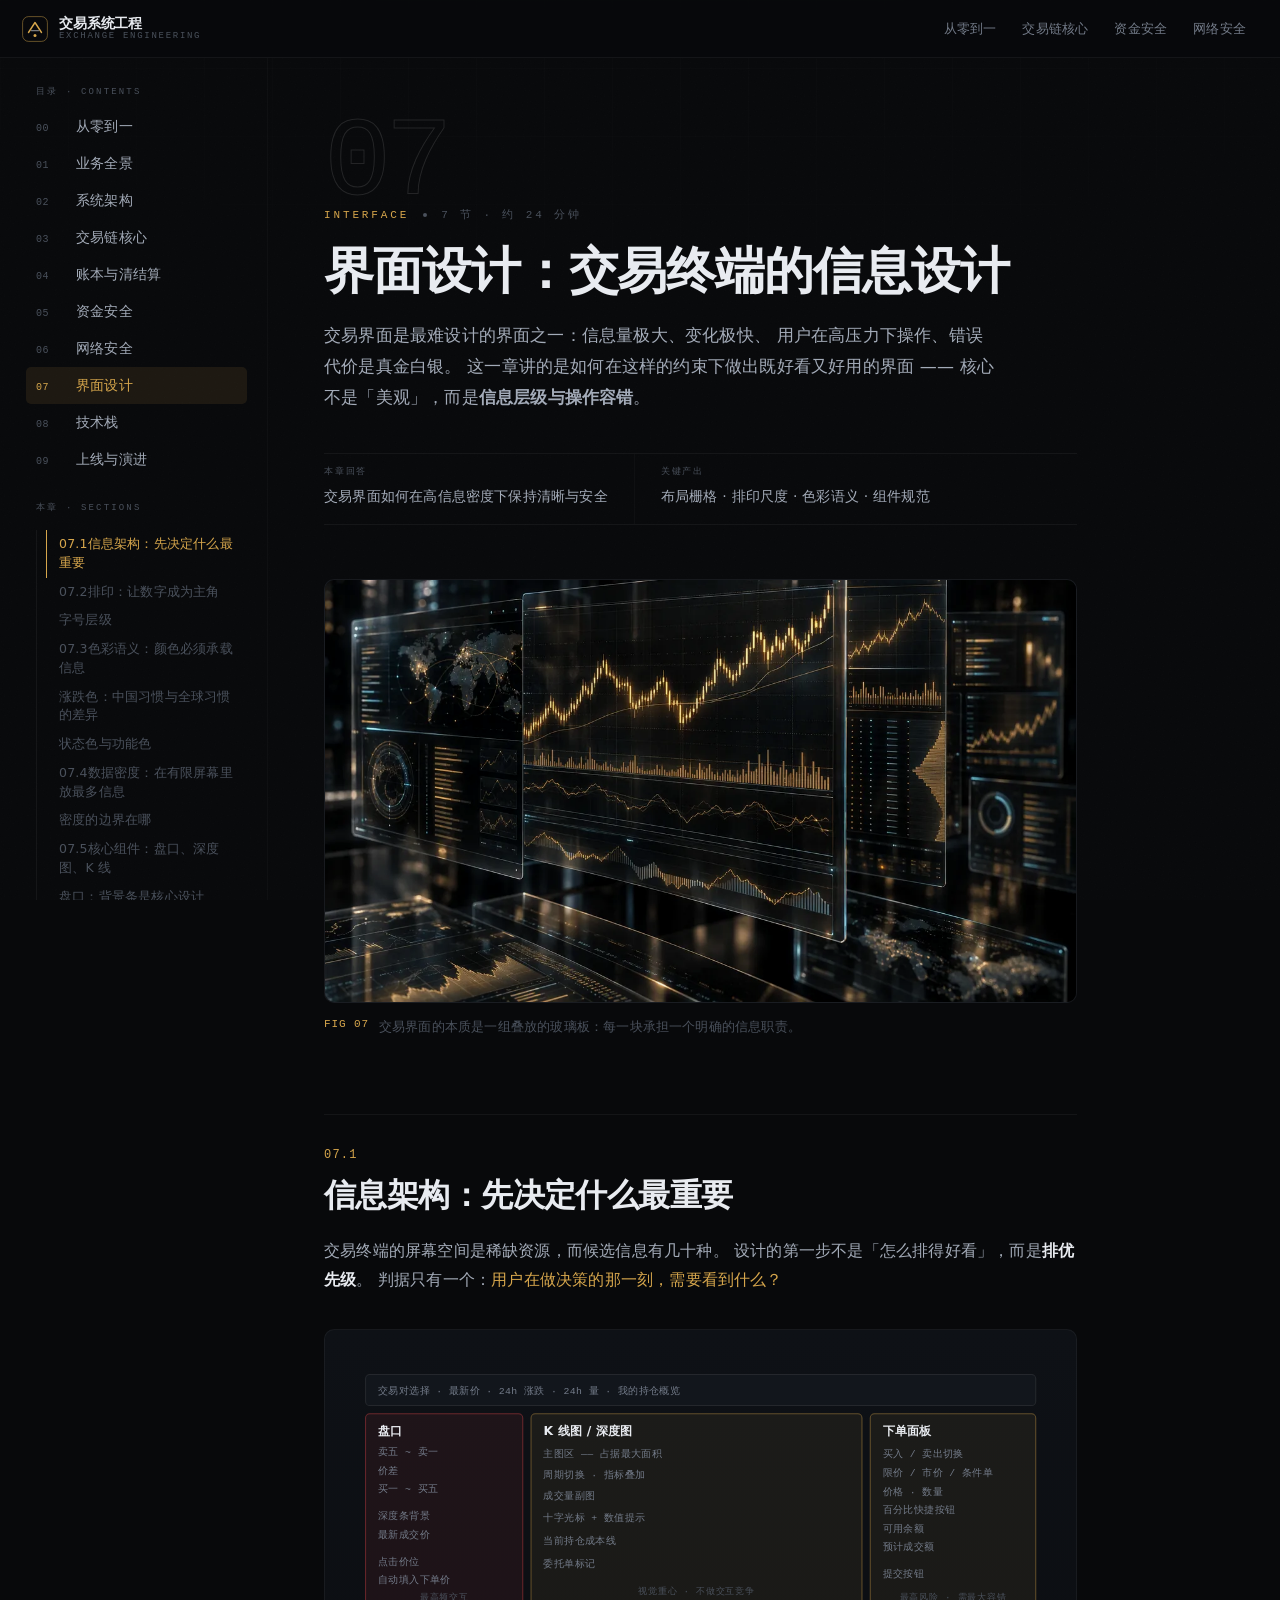
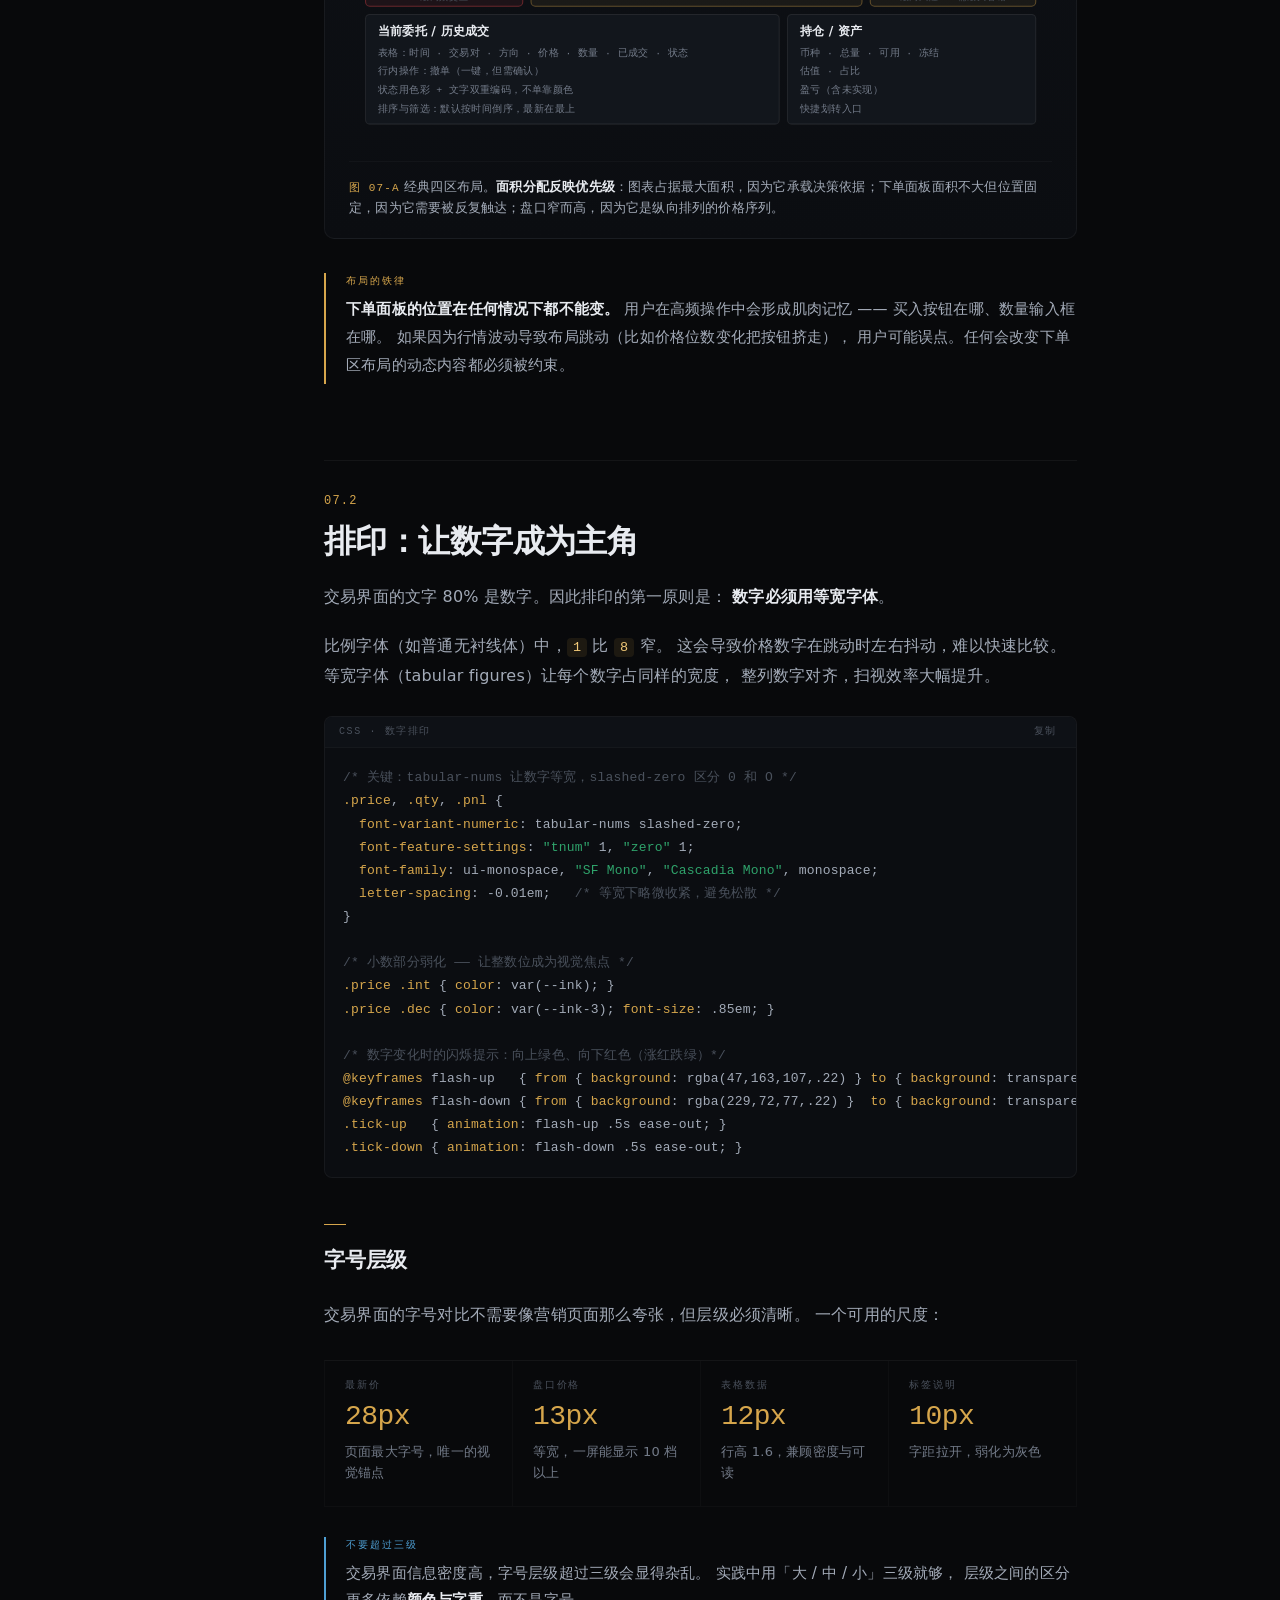
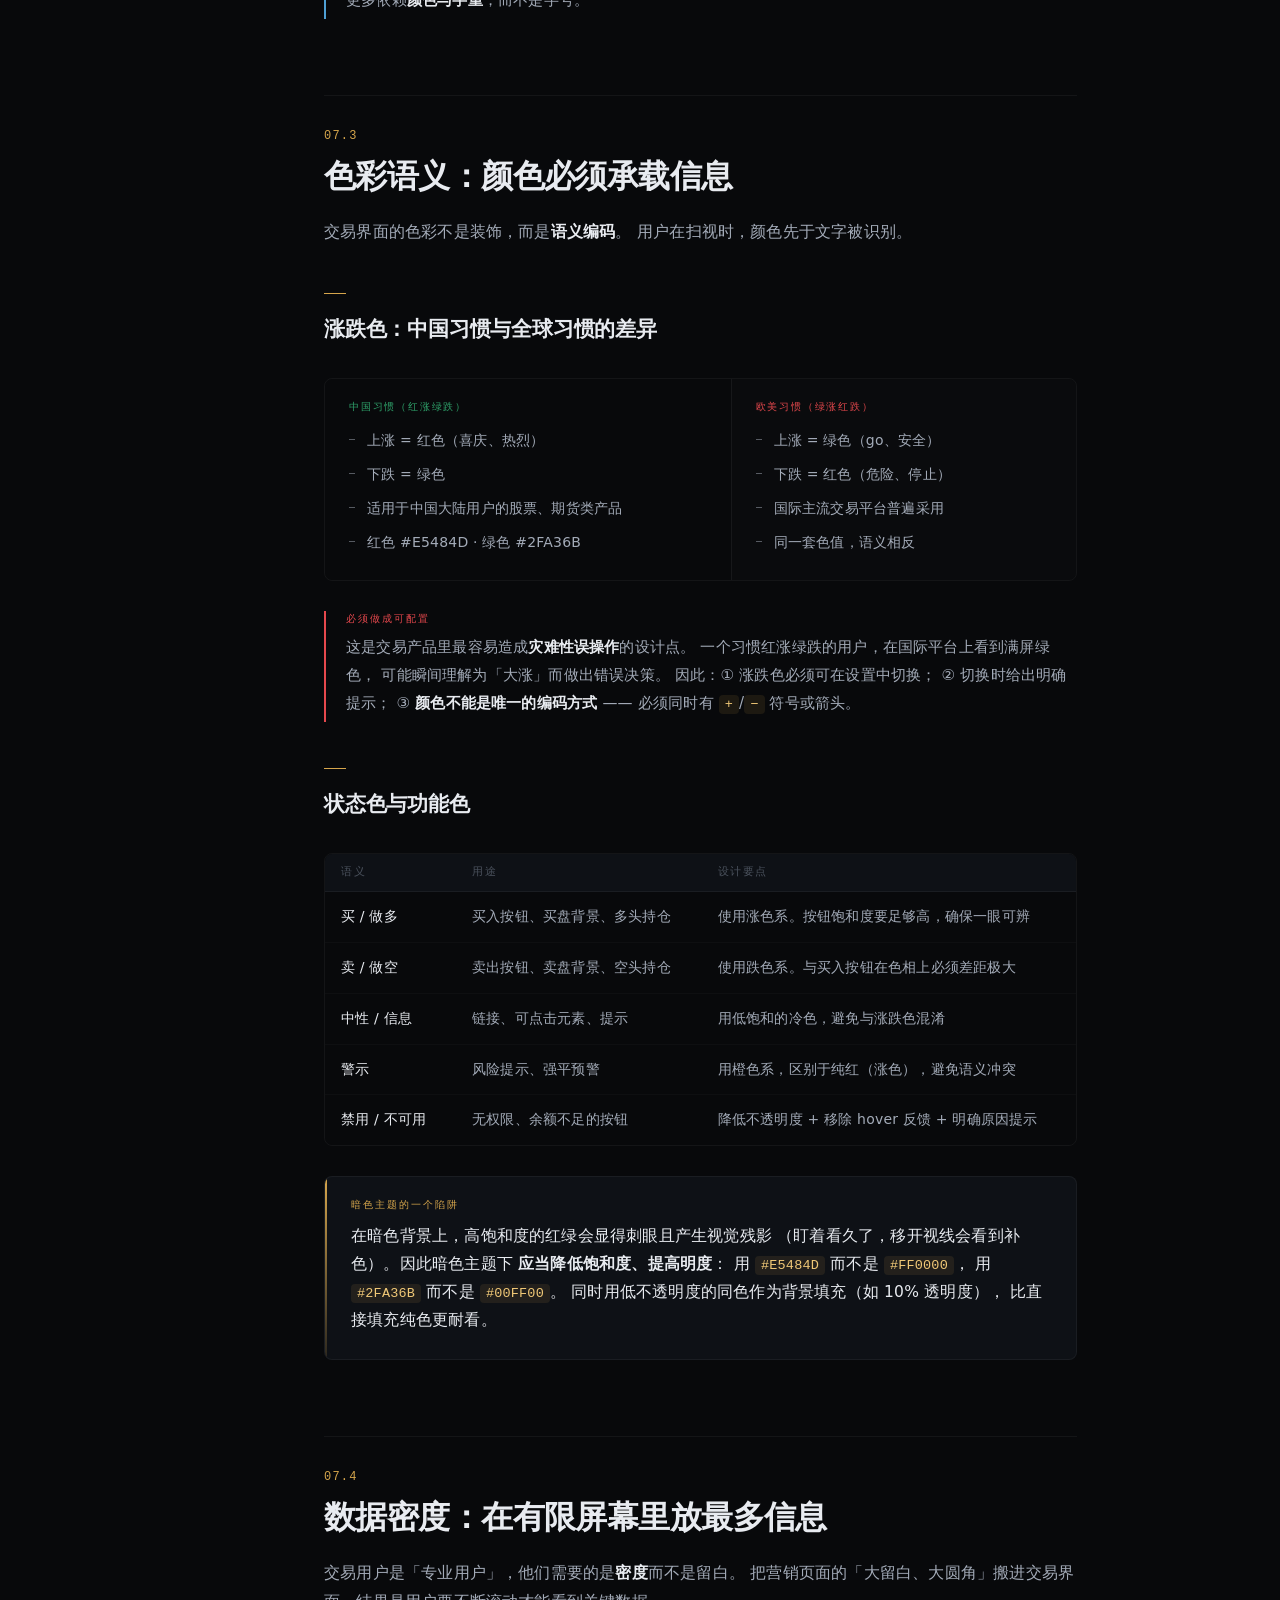
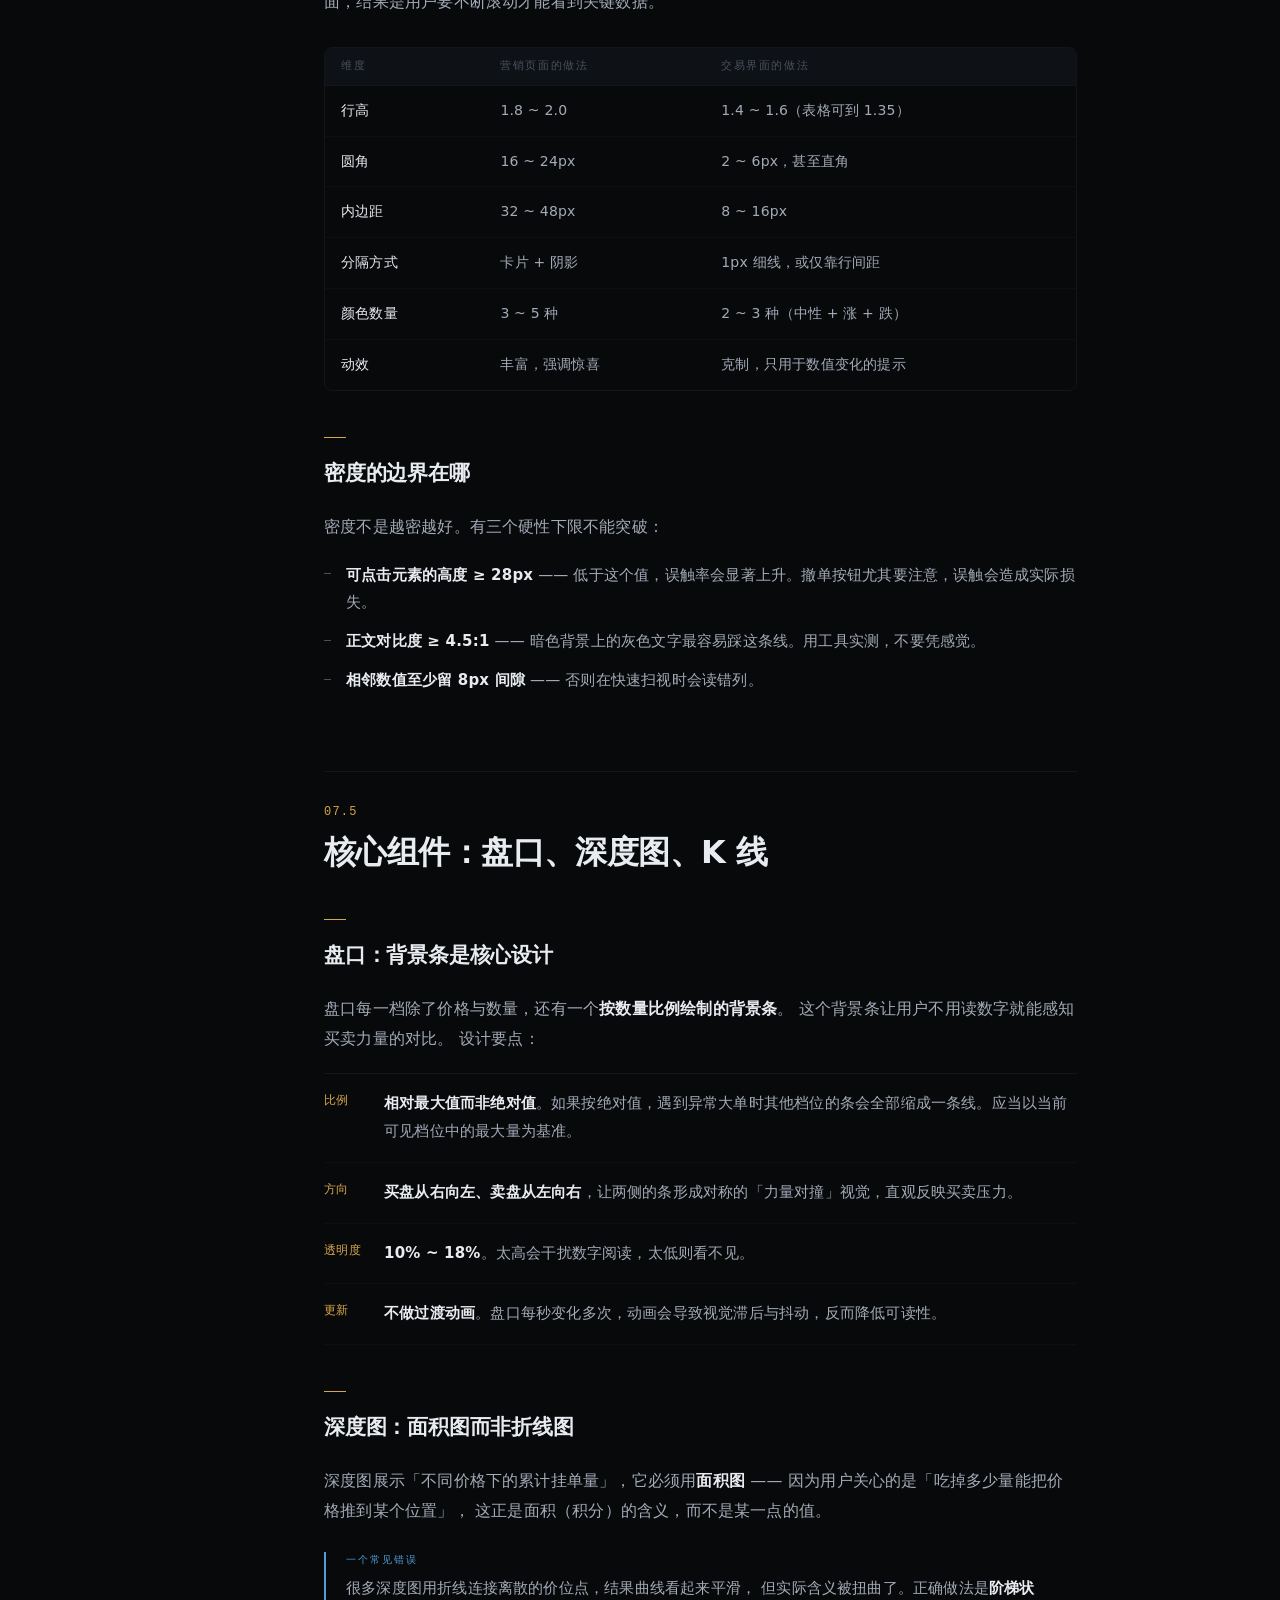
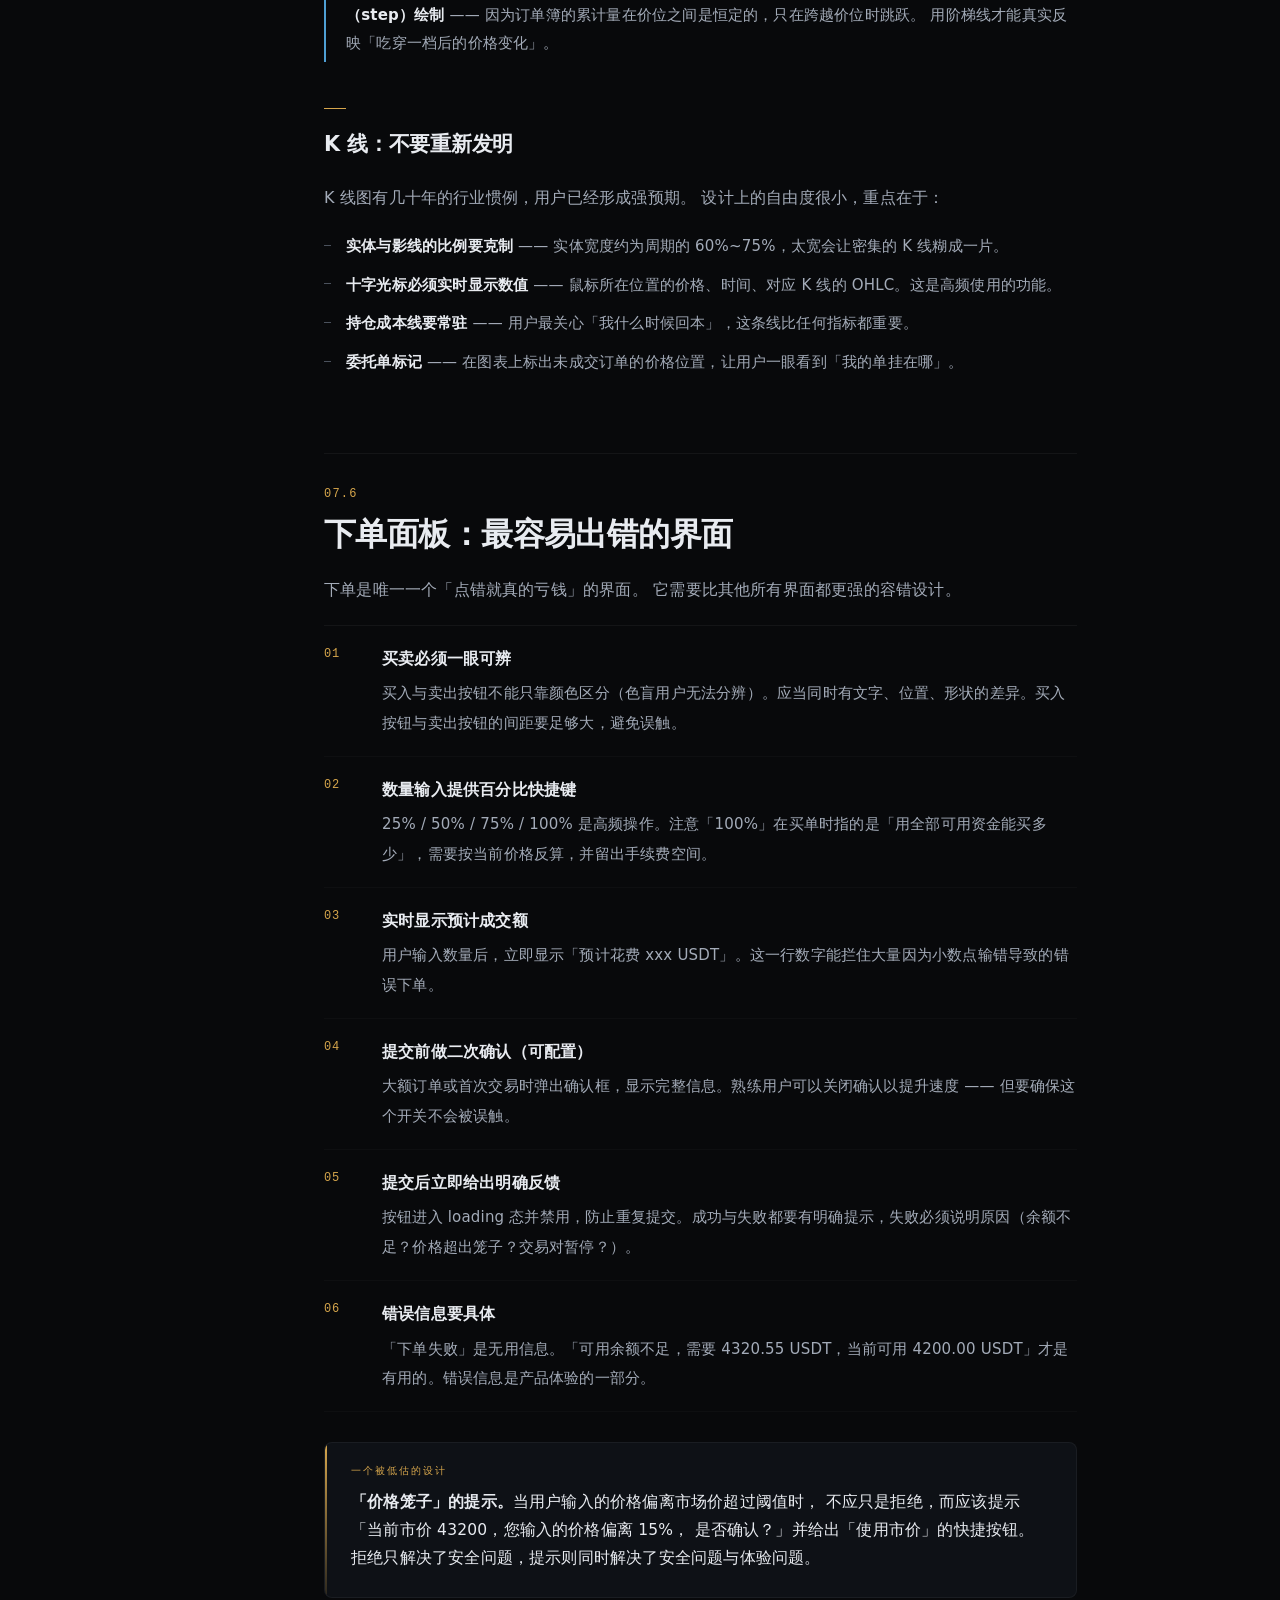
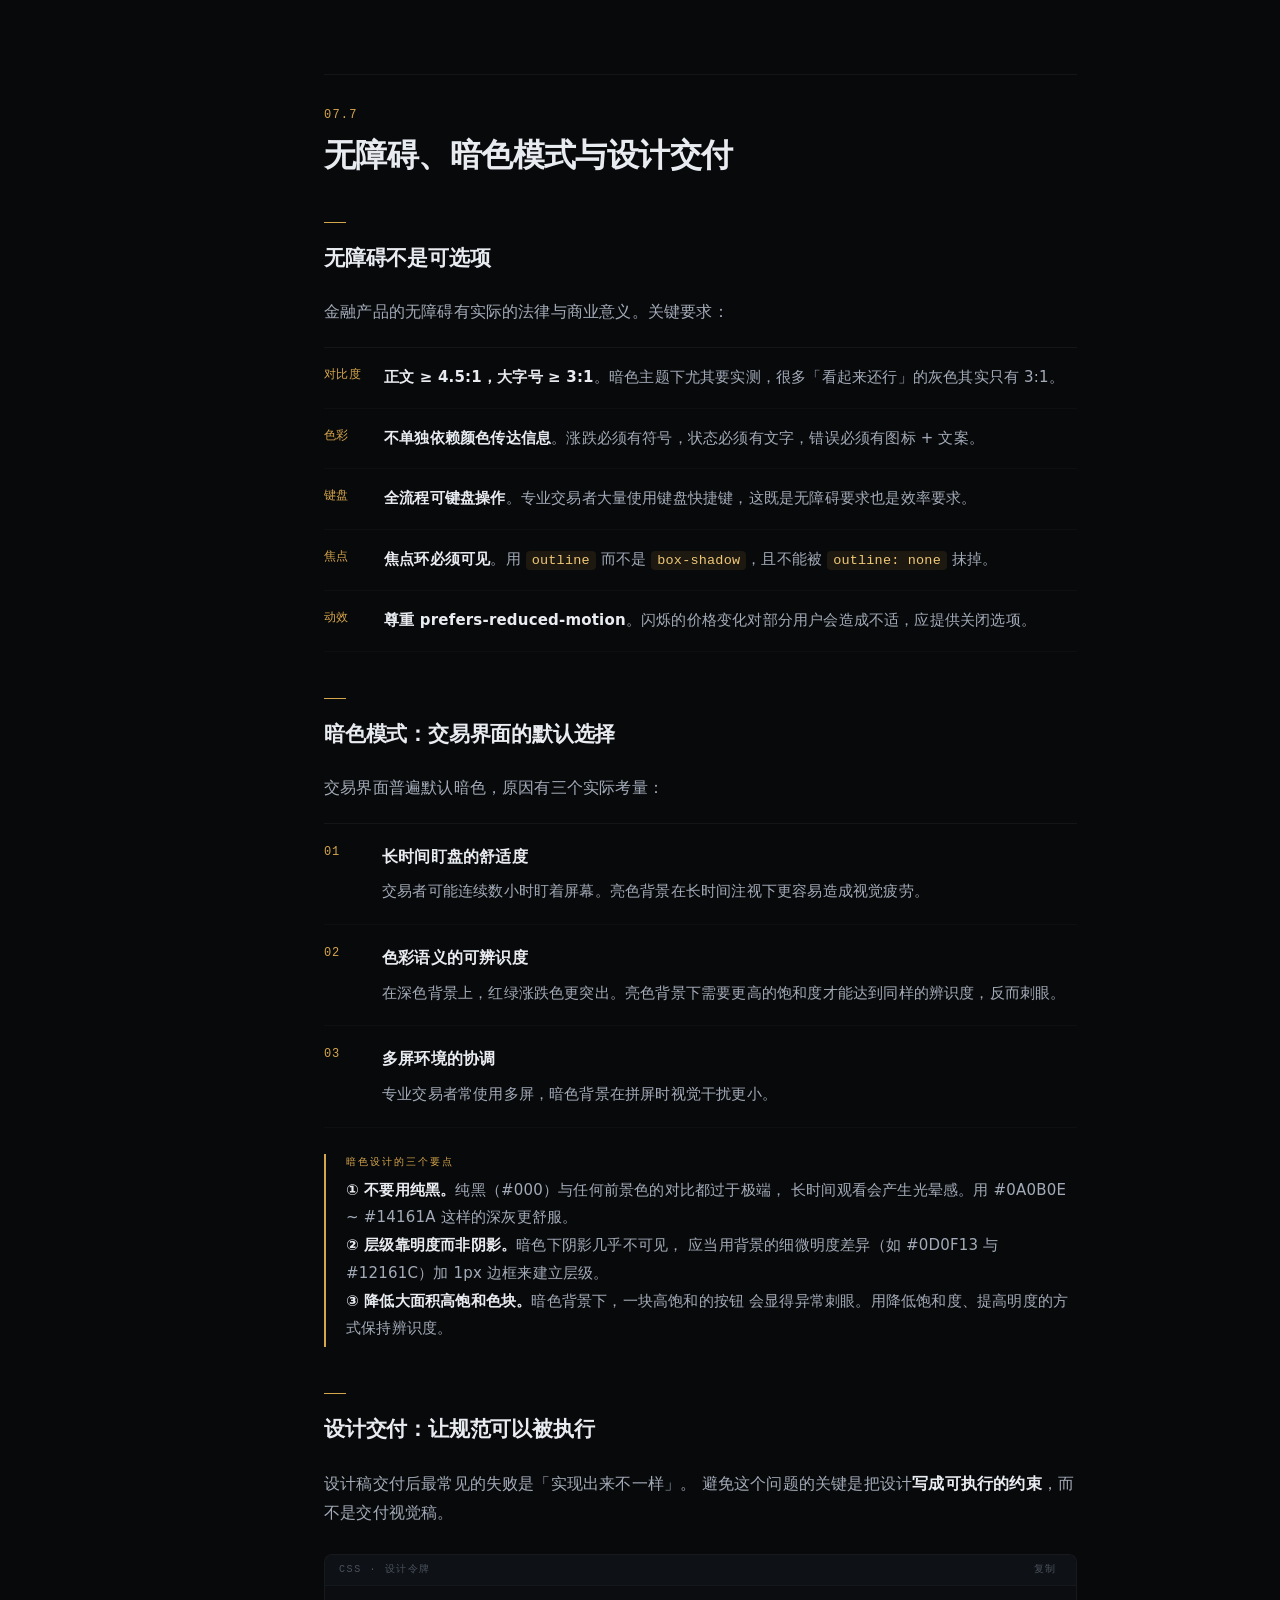
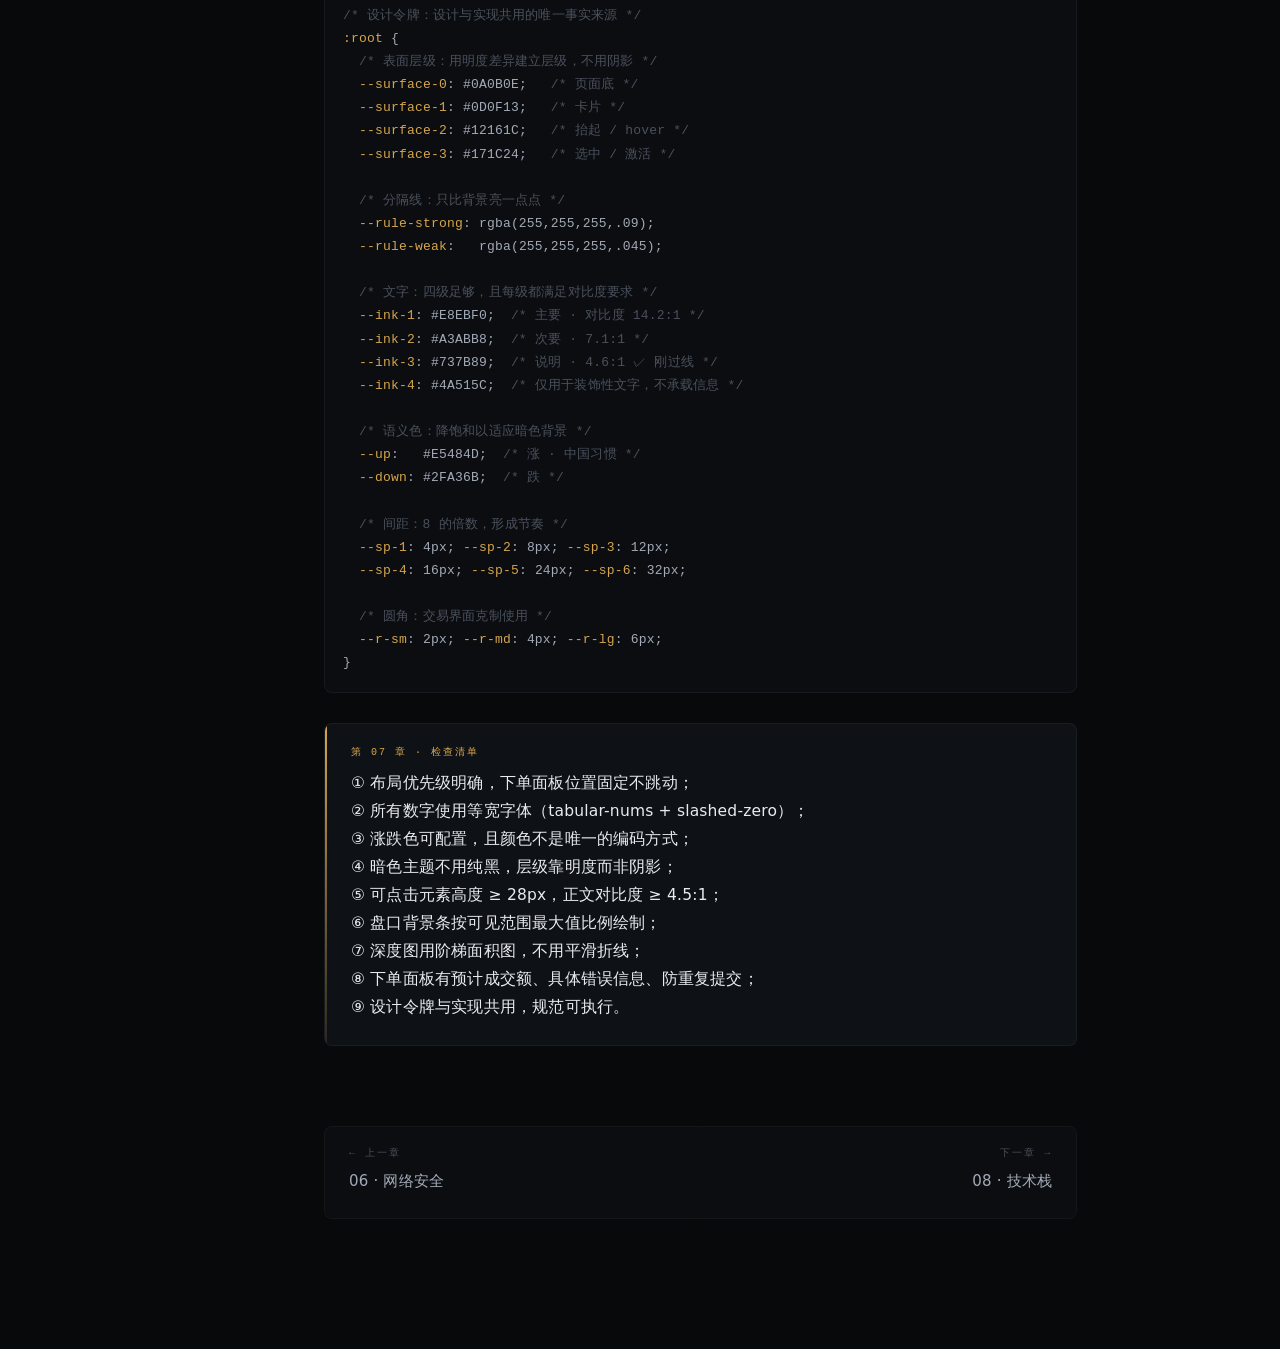
<file: chapters/07-interface.html>
<!DOCTYPE html>
<html lang="zh-CN">
<head>
<meta charset="UTF-8">
<meta name="viewport" content="width=device-width, initial-scale=1">
<title>07 · 界面设计 — 交易系统工程</title>
<meta name="description" content="交易终端的信息架构、排印尺度、色彩语义与数据密度，盘口、深度图、K 线、下单面板的设计要点，以及无障碍与设计交付。">
<meta name="theme-color" content="#08090B">
<link rel="stylesheet" href="../css/style.css">
<link rel="icon" href="data:image/svg+xml,%3Csvg xmlns='http://www.w3.org/2000/svg' viewBox='0 0 26 26'%3E%3Crect width='26' height='26' rx='6' fill='%2308090B'/%3E%3Cpath d='M6.5 16.5 L13 6.5 L19.5 16.5' stroke='%23D6A64C' stroke-width='1.6' fill='none' stroke-linejoin='round'/%3E%3C/svg%3E">
</head>
<body data-page="07-interface">

<div class="progress" aria-hidden="true"><i></i></div>
<header data-topbar></header>
<div class="scrim" aria-hidden="true"></div>

<div class="shell">
  <aside data-rail></aside>

  <main class="doc">
    <div class="doc__inner">

      <header class="chapter-head">
        <span class="chapter-mark">07</span>
        <div class="chapter-head__meta">
          <span class="eyebrow eyebrow--gold">Interface</span>
          <span class="dot"></span>
          <span class="eyebrow">7 节 · 约 24 分钟</span>
        </div>
        <h1>界面设计：交易终端的信息设计</h1>
        <p class="chapter-head__lede">
          交易界面是最难设计的界面之一：信息量极大、变化极快、
          用户在高压力下操作、错误代价是真金白银。
          这一章讲的是如何在这样的约束下做出既好看又好用的界面 ——
          核心不是「美观」，而是<strong>信息层级与操作容错</strong>。
        </p>
        <dl class="chapter-strip">
          <div><dt>本章回答</dt><dd>交易界面如何在高信息密度下保持清晰与安全</dd></div>
          <div><dt>关键产出</dt><dd>布局栅格 · 排印尺度 · 色彩语义 · 组件规范</dd></div>
        </dl>
      </header>

      <figure class="fig rv">
        <div class="fig__frame">
          <img src="../assets/images/ch07-interface.webp" width="1200" height="675"
               alt="层叠的深色玻璃面板，表面有金色折线与发光数据网格" decoding="async">
        </div>
        <figcaption><b>FIG 07</b> 交易界面的本质是一组叠放的玻璃板：每一块承担一个明确的信息职责。</figcaption>
      </figure>

      <article class="prose" data-article>

        <h2 class="sec" id="s1"><span class="sec__no">07.1</span>信息架构：先决定什么最重要</h2>

        <p>
          交易终端的屏幕空间是稀缺资源，而候选信息有几十种。
          设计的第一步不是「怎么排得好看」，而是<strong>排优先级</strong>。
          判据只有一个：<em>用户在做决策的那一刻，需要看到什么？</em>
        </p>

        <div class="diagram rv">
          <svg viewBox="0 0 680 372" role="img" aria-label="交易终端布局栅格">
            <!-- 顶部工具条 -->
            <rect class="dg-node" x="16" y="16" width="648" height="30" rx="4"/>
            <text class="dg-s" x="28" y="35">交易对选择 · 最新价 · 24h 涨跌 · 24h 量 · 我的持仓概览</text>

            <!-- 左：盘口 -->
            <rect class="dg-node dg-node--up" x="16" y="54" width="152" height="186" rx="4"/>
            <text class="dg-t" x="28" y="74">盘口</text>
            <text class="dg-s" x="28" y="94">卖五 ~ 卖一</text>
            <text class="dg-s" x="28" y="112">价差</text>
            <text class="dg-s" x="28" y="130">买一 ~ 买五</text>
            <text class="dg-s" x="28" y="156">深度条背景</text>
            <text class="dg-s" x="28" y="174">最新成交价</text>
            <text class="dg-s" x="28" y="200">点击价位</text>
            <text class="dg-s" x="28" y="218">自动填入下单价</text>
            <text class="dg-label" x="92" y="234" text-anchor="middle">最高频交互</text>

            <!-- 中：图表 -->
            <rect class="dg-node dg-node--gold" x="176" y="54" width="320" height="186" rx="4"/>
            <text class="dg-t" x="188" y="74">K 线图 / 深度图</text>
            <text class="dg-s" x="188" y="96">主图区 —— 占据最大面积</text>
            <text class="dg-s" x="188" y="116">周期切换 · 指标叠加</text>
            <text class="dg-s" x="188" y="136">成交量副图</text>
            <text class="dg-s" x="188" y="158">十字光标 + 数值提示</text>
            <text class="dg-s" x="188" y="180">当前持仓成本线</text>
            <text class="dg-s" x="188" y="202">委托单标记</text>
            <text class="dg-label" x="336" y="228" text-anchor="middle">视觉重心 · 不做交互竞争</text>

            <!-- 右：下单 -->
            <rect class="dg-node dg-node--gold" x="504" y="54" width="160" height="186" rx="4"/>
            <text class="dg-t" x="516" y="74">下单面板</text>
            <text class="dg-s" x="516" y="96">买入 / 卖出切换</text>
            <text class="dg-s" x="516" y="114">限价 / 市价 / 条件单</text>
            <text class="dg-s" x="516" y="132">价格 · 数量</text>
            <text class="dg-s" x="516" y="150">百分比快捷按钮</text>
            <text class="dg-s" x="516" y="168">可用余额</text>
            <text class="dg-s" x="516" y="186">预计成交额</text>
            <text class="dg-s" x="516" y="212">提交按钮</text>
            <text class="dg-label" x="584" y="234" text-anchor="middle">最高风险 · 需最大容错</text>

            <!-- 下方：持仓与委托 -->
            <rect class="dg-node" x="16" y="248" width="400" height="106" rx="4"/>
            <text class="dg-t" x="28" y="268">当前委托 / 历史成交</text>
            <text class="dg-s" x="28" y="288">表格：时间 · 交易对 · 方向 · 价格 · 数量 · 已成交 · 状态</text>
            <text class="dg-s" x="28" y="306">行内操作：撤单（一键，但需确认）</text>
            <text class="dg-s" x="28" y="324">状态用色彩 + 文字双重编码，不单靠颜色</text>
            <text class="dg-s" x="28" y="342">排序与筛选：默认按时间倒序，最新在最上</text>

            <rect class="dg-node" x="424" y="248" width="240" height="106" rx="4"/>
            <text class="dg-t" x="436" y="268">持仓 / 资产</text>
            <text class="dg-s" x="436" y="288">币种 · 总量 · 可用 · 冻结</text>
            <text class="dg-s" x="436" y="306">估值 · 占比</text>
            <text class="dg-s" x="436" y="324">盈亏（含未实现）</text>
            <text class="dg-s" x="436" y="342">快捷划转入口</text>
          </svg>
          <p class="diagram__cap"><b>图 07-A</b> 经典四区布局。<strong>面积分配反映优先级</strong>：图表占据最大面积，因为它承载决策依据；下单面板面积不大但位置固定，因为它需要被反复触达；盘口窄而高，因为它是纵向排列的价格序列。</p>
        </div>

        <div class="note note--gold">
          <span class="note__tag">布局的铁律</span>
          <p>
            <strong>下单面板的位置在任何情况下都不能变。</strong>
            用户在高频操作中会形成肌肉记忆 —— 买入按钮在哪、数量输入框在哪。
            如果因为行情波动导致布局跳动（比如价格位数变化把按钮挤走），
            用户可能误点。任何会改变下单区布局的动态内容都必须被约束。
          </p>
        </div>

        <h2 class="sec" id="s2"><span class="sec__no">07.2</span>排印：让数字成为主角</h2>

        <p>
          交易界面的文字 80% 是数字。因此排印的第一原则是：
          <strong>数字必须用等宽字体</strong>。
        </p>

        <p>
          比例字体（如普通无衬线体）中，<code>1</code> 比 <code>8</code> 窄。
          这会导致价格数字在跳动时左右抖动，难以快速比较。
          等宽字体（tabular figures）让每个数字占同样的宽度，
          整列数字对齐，扫视效率大幅提升。
        </p>

        <div class="code">
          <div class="code__bar"><span class="code__lang">CSS · 数字排印</span><button class="code__copy" type="button">复制</button></div>
<pre><span class="c">/* 关键：tabular-nums 让数字等宽，slashed-zero 区分 0 和 O */</span>
<span class="k">.price</span>, <span class="k">.qty</span>, <span class="k">.pnl</span> {
  <span class="k">font-variant-numeric</span>: tabular-nums slashed-zero;
  <span class="k">font-feature-settings</span>: <span class="s">"tnum"</span> 1, <span class="s">"zero"</span> 1;
  <span class="k">font-family</span>: ui-monospace, <span class="s">"SF Mono"</span>, <span class="s">"Cascadia Mono"</span>, monospace;
  <span class="k">letter-spacing</span>: -0.01em;   <span class="c">/* 等宽下略微收紧，避免松散 */</span>
}

<span class="c">/* 小数部分弱化 —— 让整数位成为视觉焦点 */</span>
<span class="k">.price .int</span> { <span class="k">color</span>: var(--ink); }
<span class="k">.price .dec</span> { <span class="k">color</span>: var(--ink-3); <span class="k">font-size</span>: .85em; }

<span class="c">/* 数字变化时的闪烁提示：向上绿色、向下红色（涨红跌绿）*/</span>
<span class="k">@keyframes</span> flash-up   { <span class="k">from</span> { <span class="k">background</span>: rgba(47,163,107,.22) } <span class="k">to</span> { <span class="k">background</span>: transparent } }
<span class="k">@keyframes</span> flash-down { <span class="k">from</span> { <span class="k">background</span>: rgba(229,72,77,.22) }  <span class="k">to</span> { <span class="k">background</span>: transparent } }
<span class="k">.tick-up</span>   { <span class="k">animation</span>: flash-up .5s ease-out; }
<span class="k">.tick-down</span> { <span class="k">animation</span>: flash-down .5s ease-out; }</pre>
        </div>

        <h3 class="sub" id="s2-1">字号层级</h3>

        <p>
          交易界面的字号对比不需要像营销页面那么夸张，但层级必须清晰。
          一个可用的尺度：
        </p>

        <div class="spec">
          <div><dt>最新价</dt><dd><span class="big">28px</span><p class="sm">页面最大字号，唯一的视觉锚点</p></dd></div>
          <div><dt>盘口价格</dt><dd><span class="big">13px</span><p class="sm">等宽，一屏能显示 10 档以上</p></dd></div>
          <div><dt>表格数据</dt><dd><span class="big">12px</span><p class="sm">行高 1.6，兼顾密度与可读</p></dd></div>
          <div><dt>标签说明</dt><dd><span class="big">10px</span><p class="sm">字距拉开，弱化为灰色</p></dd></div>
        </div>

        <div class="note note--info">
          <span class="note__tag">不要超过三级</span>
          <p>
            交易界面信息密度高，字号层级超过三级会显得杂乱。
            实践中用「大 / 中 / 小」三级就够，
            层级之间的区分更多依赖<strong>颜色与字重</strong>，而不是字号。
          </p>
        </div>

        <h2 class="sec" id="s3"><span class="sec__no">07.3</span>色彩语义：颜色必须承载信息</h2>

        <p>
          交易界面的色彩不是装饰，而是<strong>语义编码</strong>。
          用户在扫视时，颜色先于文字被识别。
        </p>

        <h3 class="sub" id="s3-1">涨跌色：中国习惯与全球习惯的差异</h3>

        <div class="compare">
          <div class="good">
            <h5>中国习惯（红涨绿跌）</h5>
            <ul>
              <li>上涨 = 红色（喜庆、热烈）</li>
              <li>下跌 = 绿色</li>
              <li>适用于中国大陆用户的股票、期货类产品</li>
              <li>红色 #E5484D · 绿色 #2FA36B</li>
            </ul>
          </div>
          <div class="bad">
            <h5>欧美习惯（绿涨红跌）</h5>
            <ul>
              <li>上涨 = 绿色（go、安全）</li>
              <li>下跌 = 红色（危险、停止）</li>
              <li>国际主流交易平台普遍采用</li>
              <li>同一套色值，语义相反</li>
            </ul>
          </div>
        </div>

        <div class="note note--warn">
          <span class="note__tag">必须做成可配置</span>
          <p>
            这是交易产品里最容易造成<strong>灾难性误操作</strong>的设计点。
            一个习惯红涨绿跌的用户，在国际平台上看到满屏绿色，
            可能瞬间理解为「大涨」而做出错误决策。
            因此：① 涨跌色必须可在设置中切换；
            ② 切换时给出明确提示；
            ③ <strong>颜色不能是唯一的编码方式</strong> ——
            必须同时有 <code>+</code>/<code>−</code> 符号或箭头。
          </p>
        </div>

        <h3 class="sub" id="s3-2">状态色与功能色</h3>

        <div class="tbl">
          <table>
            <thead><tr><th>语义</th><th>用途</th><th>设计要点</th></tr></thead>
            <tbody>
              <tr><td>买 / 做多</td><td>买入按钮、买盘背景、多头持仓</td><td>使用涨色系。按钮饱和度要足够高，确保一眼可辨</td></tr>
              <tr><td>卖 / 做空</td><td>卖出按钮、卖盘背景、空头持仓</td><td>使用跌色系。与买入按钮在色相上必须差距极大</td></tr>
              <tr><td>中性 / 信息</td><td>链接、可点击元素、提示</td><td>用低饱和的冷色，避免与涨跌色混淆</td></tr>
              <tr><td>警示</td><td>风险提示、强平预警</td><td>用橙色系，区别于纯红（涨色），避免语义冲突</td></tr>
              <tr><td>禁用 / 不可用</td><td>无权限、余额不足的按钮</td><td>降低不透明度 + 移除 hover 反馈 + 明确原因提示</td></tr>
            </tbody>
          </table>
        </div>

        <div class="keyline">
          <span class="keyline__tag">暗色主题的一个陷阱</span>
          <p>
            在暗色背景上，高饱和度的红绿会显得刺眼且产生视觉残影
            （盯着看久了，移开视线会看到补色）。因此暗色主题下
            <strong>应当降低饱和度、提高明度</strong>：
            用 <code>#E5484D</code> 而不是 <code>#FF0000</code>，
            用 <code>#2FA36B</code> 而不是 <code>#00FF00</code>。
            同时用低不透明度的同色作为背景填充（如 10% 透明度），
            比直接填充纯色更耐看。
          </p>
        </div>

        <h2 class="sec" id="s4"><span class="sec__no">07.4</span>数据密度：在有限屏幕里放最多信息</h2>

        <p>
          交易用户是「专业用户」，他们需要的是<strong>密度</strong>而不是留白。
          把营销页面的「大留白、大圆角」搬进交易界面，结果是用户要不断滚动才能看到关键数据。
        </p>

        <div class="tbl">
          <table>
            <thead><tr><th>维度</th><th>营销页面的做法</th><th>交易界面的做法</th></tr></thead>
            <tbody>
              <tr><td>行高</td><td>1.8 ~ 2.0</td><td>1.4 ~ 1.6（表格可到 1.35）</td></tr>
              <tr><td>圆角</td><td>16 ~ 24px</td><td>2 ~ 6px，甚至直角</td></tr>
              <tr><td>内边距</td><td>32 ~ 48px</td><td>8 ~ 16px</td></tr>
              <tr><td>分隔方式</td><td>卡片 + 阴影</td><td>1px 细线，或仅靠行间距</td></tr>
              <tr><td>颜色数量</td><td>3 ~ 5 种</td><td>2 ~ 3 种（中性 + 涨 + 跌）</td></tr>
              <tr><td>动效</td><td>丰富，强调惊喜</td><td>克制，只用于数值变化的提示</td></tr>
            </tbody>
          </table>
        </div>

        <h3 class="sub" id="s4-1">密度的边界在哪</h3>

        <p>
          密度不是越密越好。有三个硬性下限不能突破：
        </p>

        <ul class="bullets">
          <li><strong>可点击元素的高度 ≥ 28px</strong> —— 低于这个值，误触率会显著上升。撤单按钮尤其要注意，误触会造成实际损失。</li>
          <li><strong>正文对比度 ≥ 4.5:1</strong> —— 暗色背景上的灰色文字最容易踩这条线。用工具实测，不要凭感觉。</li>
          <li><strong>相邻数值至少留 8px 间隙</strong> —— 否则在快速扫视时会读错列。</li>
        </ul>

        <h2 class="sec" id="s5"><span class="sec__no">07.5</span>核心组件：盘口、深度图、K 线</h2>

        <h3 class="sub" id="s5-1">盘口：背景条是核心设计</h3>

        <p>
          盘口每一档除了价格与数量，还有一个<strong>按数量比例绘制的背景条</strong>。
          这个背景条让用户不用读数字就能感知买卖力量的对比。
          设计要点：
        </p>

        <ul class="list-lines">
          <li><span class="k">比例</span><span class="v"><b>相对最大值而非绝对值</b>。如果按绝对值，遇到异常大单时其他档位的条会全部缩成一条线。应当以当前可见档位中的最大量为基准。</span></li>
          <li><span class="k">方向</span><span class="v"><b>买盘从右向左、卖盘从左向右</b>，让两侧的条形成对称的「力量对撞」视觉，直观反映买卖压力。</span></li>
          <li><span class="k">透明度</span><span class="v"><b>10% ~ 18%</b>。太高会干扰数字阅读，太低则看不见。</span></li>
          <li><span class="k">更新</span><span class="v"><b>不做过渡动画</b>。盘口每秒变化多次，动画会导致视觉滞后与抖动，反而降低可读性。</span></li>
        </ul>

        <h3 class="sub" id="s5-2">深度图：面积图而非折线图</h3>

        <p>
          深度图展示「不同价格下的累计挂单量」，它必须用<strong>面积图</strong> ——
          因为用户关心的是「吃掉多少量能把价格推到某个位置」，
          这正是面积（积分）的含义，而不是某一点的值。
        </p>

        <div class="note note--info">
          <span class="note__tag">一个常见错误</span>
          <p>
            很多深度图用折线连接离散的价位点，结果曲线看起来平滑，
            但实际含义被扭曲了。正确做法是<strong>阶梯状（step）绘制</strong> ——
            因为订单簿的累计量在价位之间是恒定的，只在跨越价位时跳跃。
            用阶梯线才能真实反映「吃穿一档后的价格变化」。
          </p>
        </div>

        <h3 class="sub" id="s5-3">K 线：不要重新发明</h3>

        <p>
          K 线图有几十年的行业惯例，用户已经形成强预期。
          设计上的自由度很小，重点在于：
        </p>

        <ul class="bullets">
          <li><strong>实体与影线的比例要克制</strong> —— 实体宽度约为周期的 60%~75%，太宽会让密集的 K 线糊成一片。</li>
          <li><strong>十字光标必须实时显示数值</strong> —— 鼠标所在位置的价格、时间、对应 K 线的 OHLC。这是高频使用的功能。</li>
          <li><strong>持仓成本线要常驻</strong> —— 用户最关心「我什么时候回本」，这条线比任何指标都重要。</li>
          <li><strong>委托单标记</strong> —— 在图表上标出未成交订单的价格位置，让用户一眼看到「我的单挂在哪」。</li>
        </ul>

        <h2 class="sec" id="s6"><span class="sec__no">07.6</span>下单面板：最容易出错的界面</h2>

        <p>
          下单是唯一一个「点错就真的亏钱」的界面。
          它需要比其他所有界面都更强的容错设计。
        </p>

        <ol class="steps">
          <li><b>买卖必须一眼可辨</b><span>买入与卖出按钮不能只靠颜色区分（色盲用户无法分辨）。应当同时有文字、位置、形状的差异。买入按钮与卖出按钮的间距要足够大，避免误触。</span></li>
          <li><b>数量输入提供百分比快捷键</b><span>25% / 50% / 75% / 100% 是高频操作。注意「100%」在买单时指的是「用全部可用资金能买多少」，需要按当前价格反算，并留出手续费空间。</span></li>
          <li><b>实时显示预计成交额</b><span>用户输入数量后，立即显示「预计花费 xxx USDT」。这一行数字能拦住大量因为小数点输错导致的错误下单。</span></li>
          <li><b>提交前做二次确认（可配置）</b><span>大额订单或首次交易时弹出确认框，显示完整信息。熟练用户可以关闭确认以提升速度 —— 但要确保这个开关不会被误触。</span></li>
          <li><b>提交后立即给出明确反馈</b><span>按钮进入 loading 态并禁用，防止重复提交。成功与失败都要有明确提示，失败必须说明原因（余额不足？价格超出笼子？交易对暂停？）。</span></li>
          <li><b>错误信息要具体</b><span>「下单失败」是无用信息。「可用余额不足，需要 4320.55 USDT，当前可用 4200.00 USDT」才是有用的。错误信息是产品体验的一部分。</span></li>
        </ol>

        <div class="keyline">
          <span class="keyline__tag">一个被低估的设计</span>
          <p>
            <strong>「价格笼子」的提示。</strong>当用户输入的价格偏离市场价超过阈值时，
            不应只是拒绝，而应该提示「当前市价 43200，您输入的价格偏离 15%，
            是否确认？」并给出「使用市价」的快捷按钮。
            拒绝只解决了安全问题，提示则同时解决了安全问题与体验问题。
          </p>
        </div>

        <h2 class="sec" id="s7"><span class="sec__no">07.7</span>无障碍、暗色模式与设计交付</h2>

        <h3 class="sub" id="s7-1">无障碍不是可选项</h3>

        <p>
          金融产品的无障碍有实际的法律与商业意义。关键要求：
        </p>

        <ul class="list-lines">
          <li><span class="k">对比度</span><span class="v"><b>正文 ≥ 4.5:1，大字号 ≥ 3:1</b>。暗色主题下尤其要实测，很多「看起来还行」的灰色其实只有 3:1。</span></li>
          <li><span class="k">色彩</span><span class="v"><b>不单独依赖颜色传达信息</b>。涨跌必须有符号，状态必须有文字，错误必须有图标 + 文案。</span></li>
          <li><span class="k">键盘</span><span class="v"><b>全流程可键盘操作</b>。专业交易者大量使用键盘快捷键，这既是无障碍要求也是效率要求。</span></li>
          <li><span class="k">焦点</span><span class="v"><b>焦点环必须可见</b>。用 <code>outline</code> 而不是 <code>box-shadow</code>，且不能被 <code>outline: none</code> 抹掉。</span></li>
          <li><span class="k">动效</span><span class="v"><b>尊重 prefers-reduced-motion</b>。闪烁的价格变化对部分用户会造成不适，应提供关闭选项。</span></li>
        </ul>

        <h3 class="sub" id="s7-2">暗色模式：交易界面的默认选择</h3>

        <p>
          交易界面普遍默认暗色，原因有三个实际考量：
        </p>

        <ol class="steps">
          <li><b>长时间盯盘的舒适度</b><span>交易者可能连续数小时盯着屏幕。亮色背景在长时间注视下更容易造成视觉疲劳。</span></li>
          <li><b>色彩语义的可辨识度</b><span>在深色背景上，红绿涨跌色更突出。亮色背景下需要更高的饱和度才能达到同样的辨识度，反而刺眼。</span></li>
          <li><b>多屏环境的协调</b><span>专业交易者常使用多屏，暗色背景在拼屏时视觉干扰更小。</span></li>
        </ol>

        <div class="note note--gold">
          <span class="note__tag">暗色设计的三个要点</span>
          <p>
            <strong>① 不要用纯黑。</strong>纯黑（#000）与任何前景色的对比都过于极端，
            长时间观看会产生光晕感。用 #0A0B0E ~ #14161A 这样的深灰更舒服。
          </p>
          <p>
            <strong>② 层级靠明度而非阴影。</strong>暗色下阴影几乎不可见，
            应当用背景的细微明度差异（如 #0D0F13 与 #12161C）加 1px 边框来建立层级。
          </p>
          <p>
            <strong>③ 降低大面积高饱和色块。</strong>暗色背景下，一块高饱和的按钮
            会显得异常刺眼。用降低饱和度、提高明度的方式保持辨识度。
          </p>
        </div>

        <h3 class="sub" id="s7-3">设计交付：让规范可以被执行</h3>

        <p>
          设计稿交付后最常见的失败是「实现出来不一样」。
          避免这个问题的关键是把设计<strong>写成可执行的约束</strong>，而不是交付视觉稿。
        </p>

        <div class="code">
          <div class="code__bar"><span class="code__lang">CSS · 设计令牌</span><button class="code__copy" type="button">复制</button></div>
<pre><span class="c">/* 设计令牌：设计与实现共用的唯一事实来源 */</span>
<span class="k">:root</span> {
  <span class="c">/* 表面层级：用明度差异建立层级，不用阴影 */</span>
  <span class="k">--surface-0</span>: #0A0B0E;   <span class="c">/* 页面底 */</span>
  <span class="k">--surface-1</span>: #0D0F13;   <span class="c">/* 卡片 */</span>
  <span class="k">--surface-2</span>: #12161C;   <span class="c">/* 抬起 / hover */</span>
  <span class="k">--surface-3</span>: #171C24;   <span class="c">/* 选中 / 激活 */</span>

  <span class="c">/* 分隔线：只比背景亮一点点 */</span>
  <span class="k">--rule-strong</span>: rgba(255,255,255,.09);
  <span class="k">--rule-weak</span>:   rgba(255,255,255,.045);

  <span class="c">/* 文字：四级足够，且每级都满足对比度要求 */</span>
  <span class="k">--ink-1</span>: #E8EBF0;  <span class="c">/* 主要 · 对比度 14.2:1 */</span>
  <span class="k">--ink-2</span>: #A3ABB8;  <span class="c">/* 次要 · 7.1:1 */</span>
  <span class="k">--ink-3</span>: #737B89;  <span class="c">/* 说明 · 4.6:1 ✓ 刚过线 */</span>
  <span class="k">--ink-4</span>: #4A515C;  <span class="c">/* 仅用于装饰性文字，不承载信息 */</span>

  <span class="c">/* 语义色：降饱和以适应暗色背景 */</span>
  <span class="k">--up</span>:   #E5484D;  <span class="c">/* 涨 · 中国习惯 */</span>
  <span class="k">--down</span>: #2FA36B;  <span class="c">/* 跌 */</span>

  <span class="c">/* 间距：8 的倍数，形成节奏 */</span>
  <span class="k">--sp-1</span>: 4px; <span class="k">--sp-2</span>: 8px; <span class="k">--sp-3</span>: 12px;
  <span class="k">--sp-4</span>: 16px; <span class="k">--sp-5</span>: 24px; <span class="k">--sp-6</span>: 32px;

  <span class="c">/* 圆角：交易界面克制使用 */</span>
  <span class="k">--r-sm</span>: 2px; <span class="k">--r-md</span>: 4px; <span class="k">--r-lg</span>: 6px;
}</pre>
        </div>

        <div class="keyline">
          <span class="keyline__tag">第 07 章 · 检查清单</span>
          <p>
            ① 布局优先级明确，下单面板位置固定不跳动；<br>
            ② 所有数字使用等宽字体（tabular-nums + slashed-zero）；<br>
            ③ 涨跌色可配置，且颜色不是唯一的编码方式；<br>
            ④ 暗色主题不用纯黑，层级靠明度而非阴影；<br>
            ⑤ 可点击元素高度 ≥ 28px，正文对比度 ≥ 4.5:1；<br>
            ⑥ 盘口背景条按可见范围最大值比例绘制；<br>
            ⑦ 深度图用阶梯面积图，不用平滑折线；<br>
            ⑧ 下单面板有预计成交额、具体错误信息、防重复提交；<br>
            ⑨ 设计令牌与实现共用，规范可执行。
          </p>
        </div>

      </article>

      <nav data-pager></nav>
    </div>
  </main>
</div>

<script src="../js/site.js"></script>
</body>
</html>
</file>
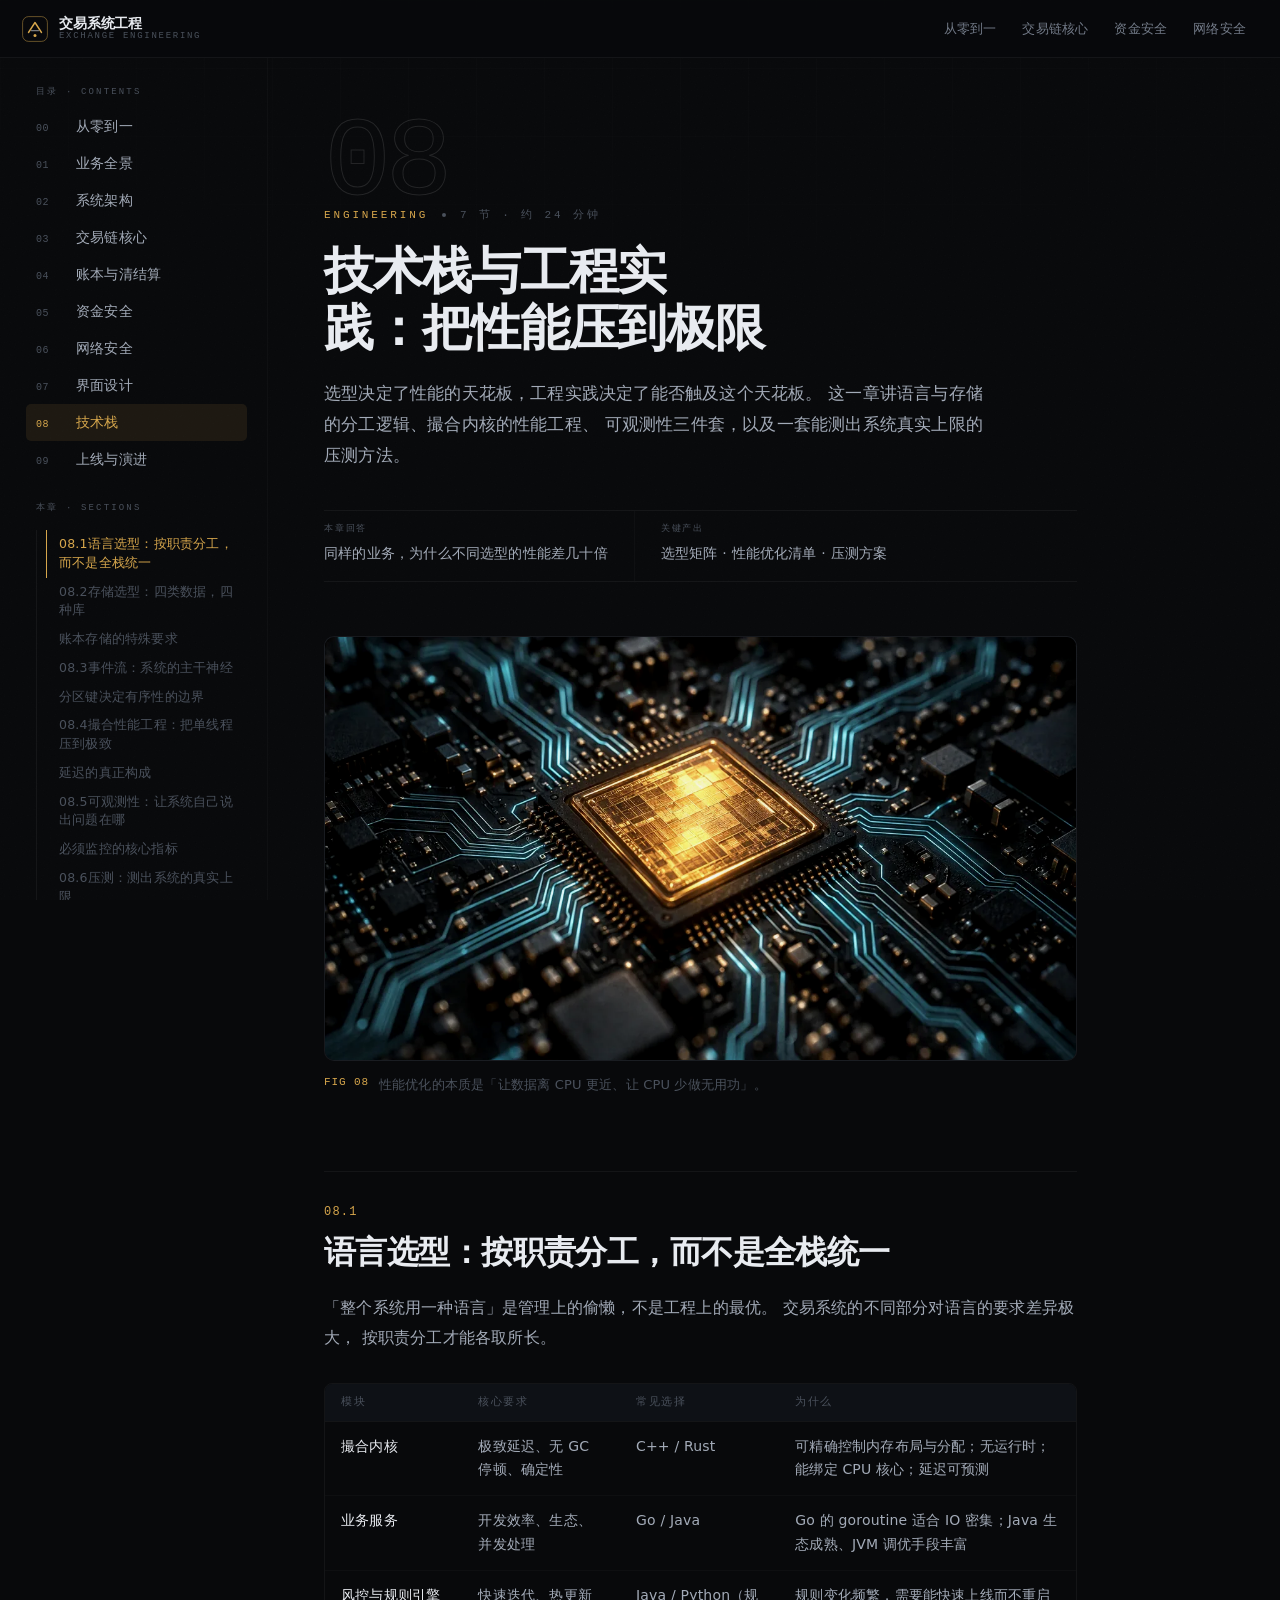
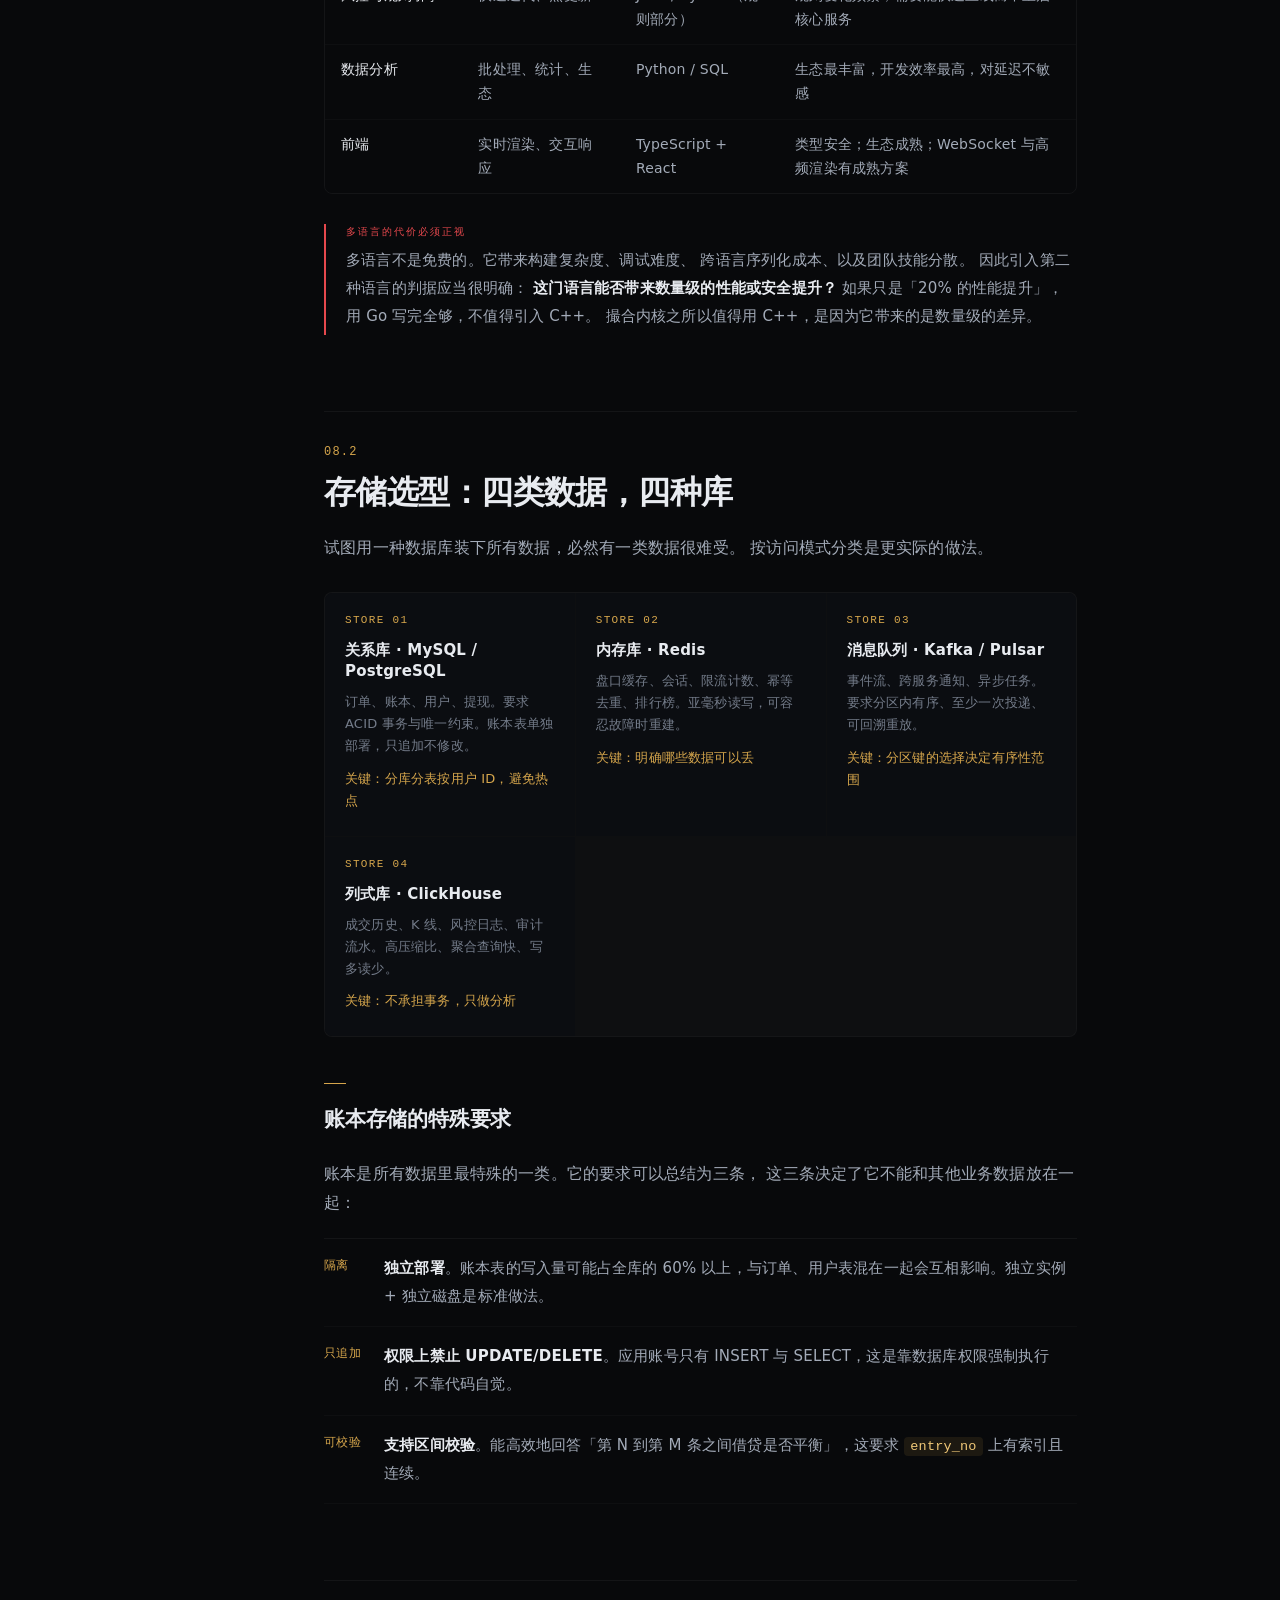
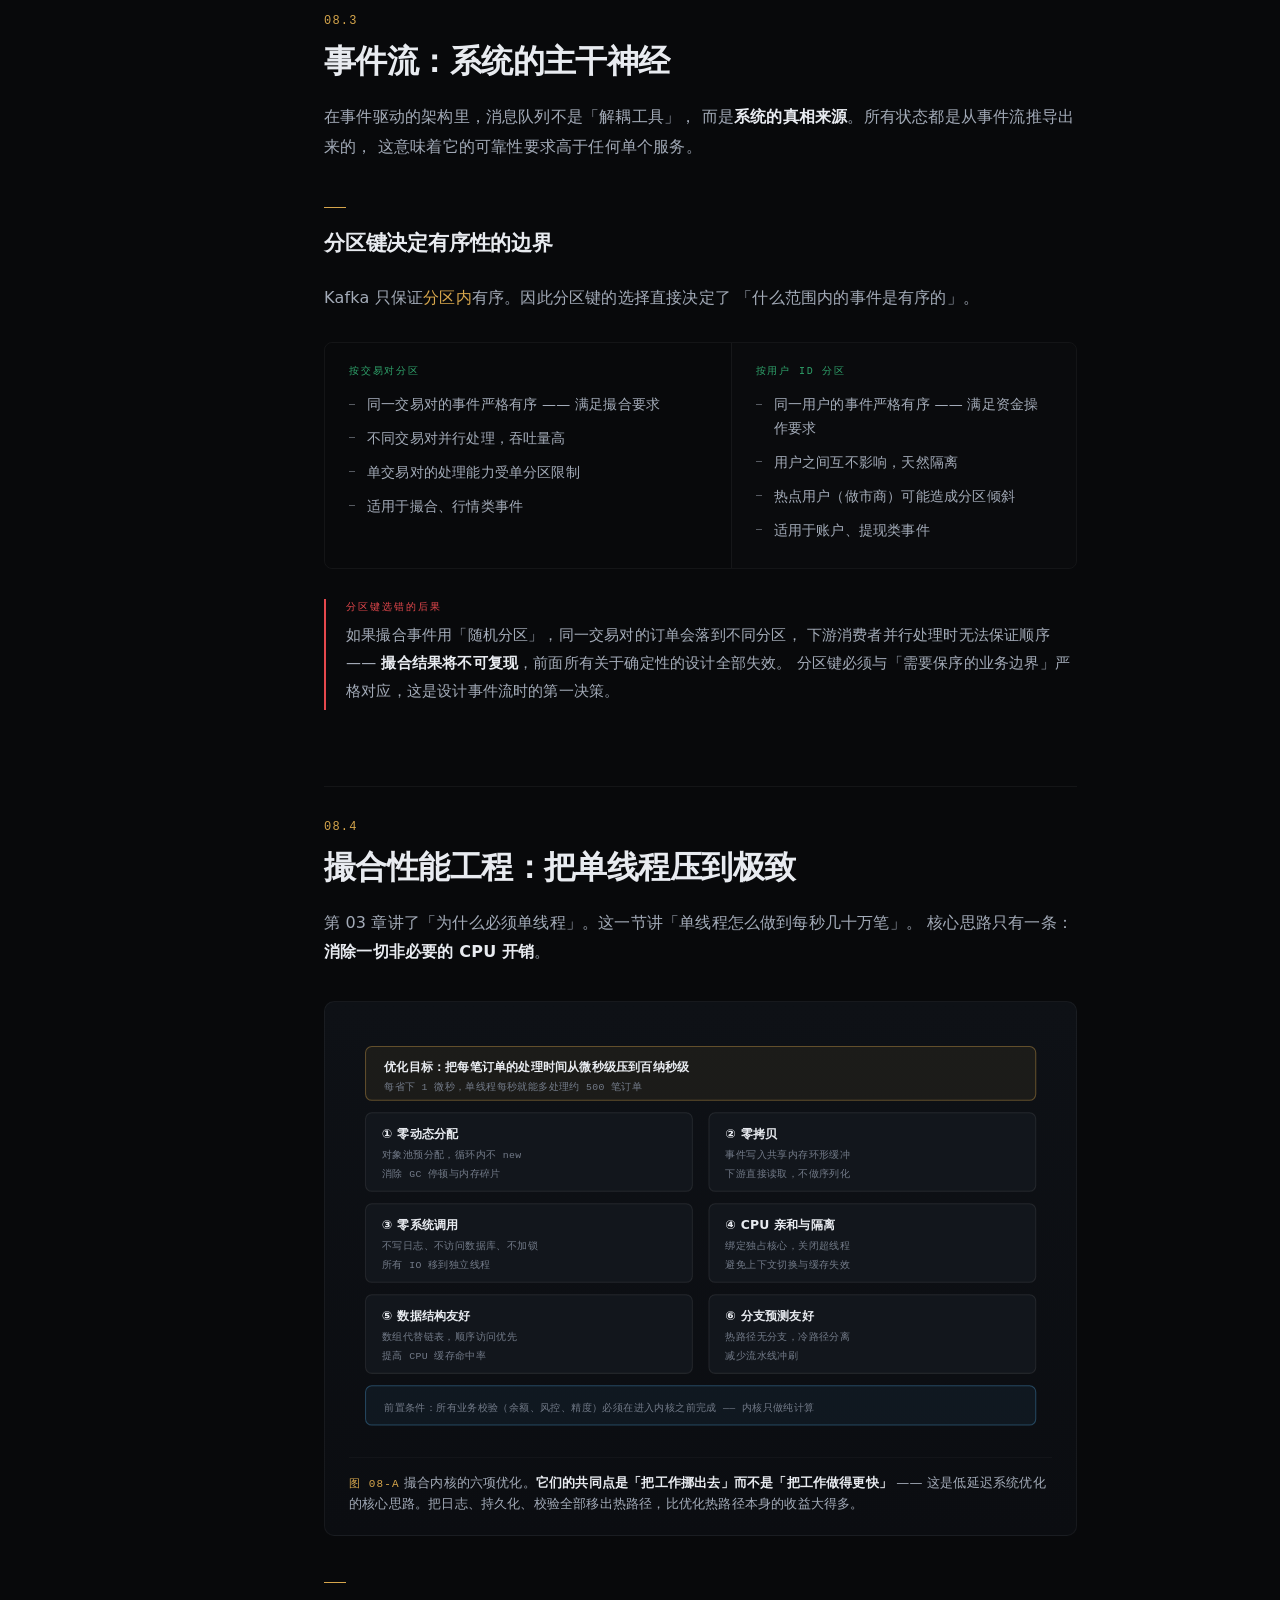
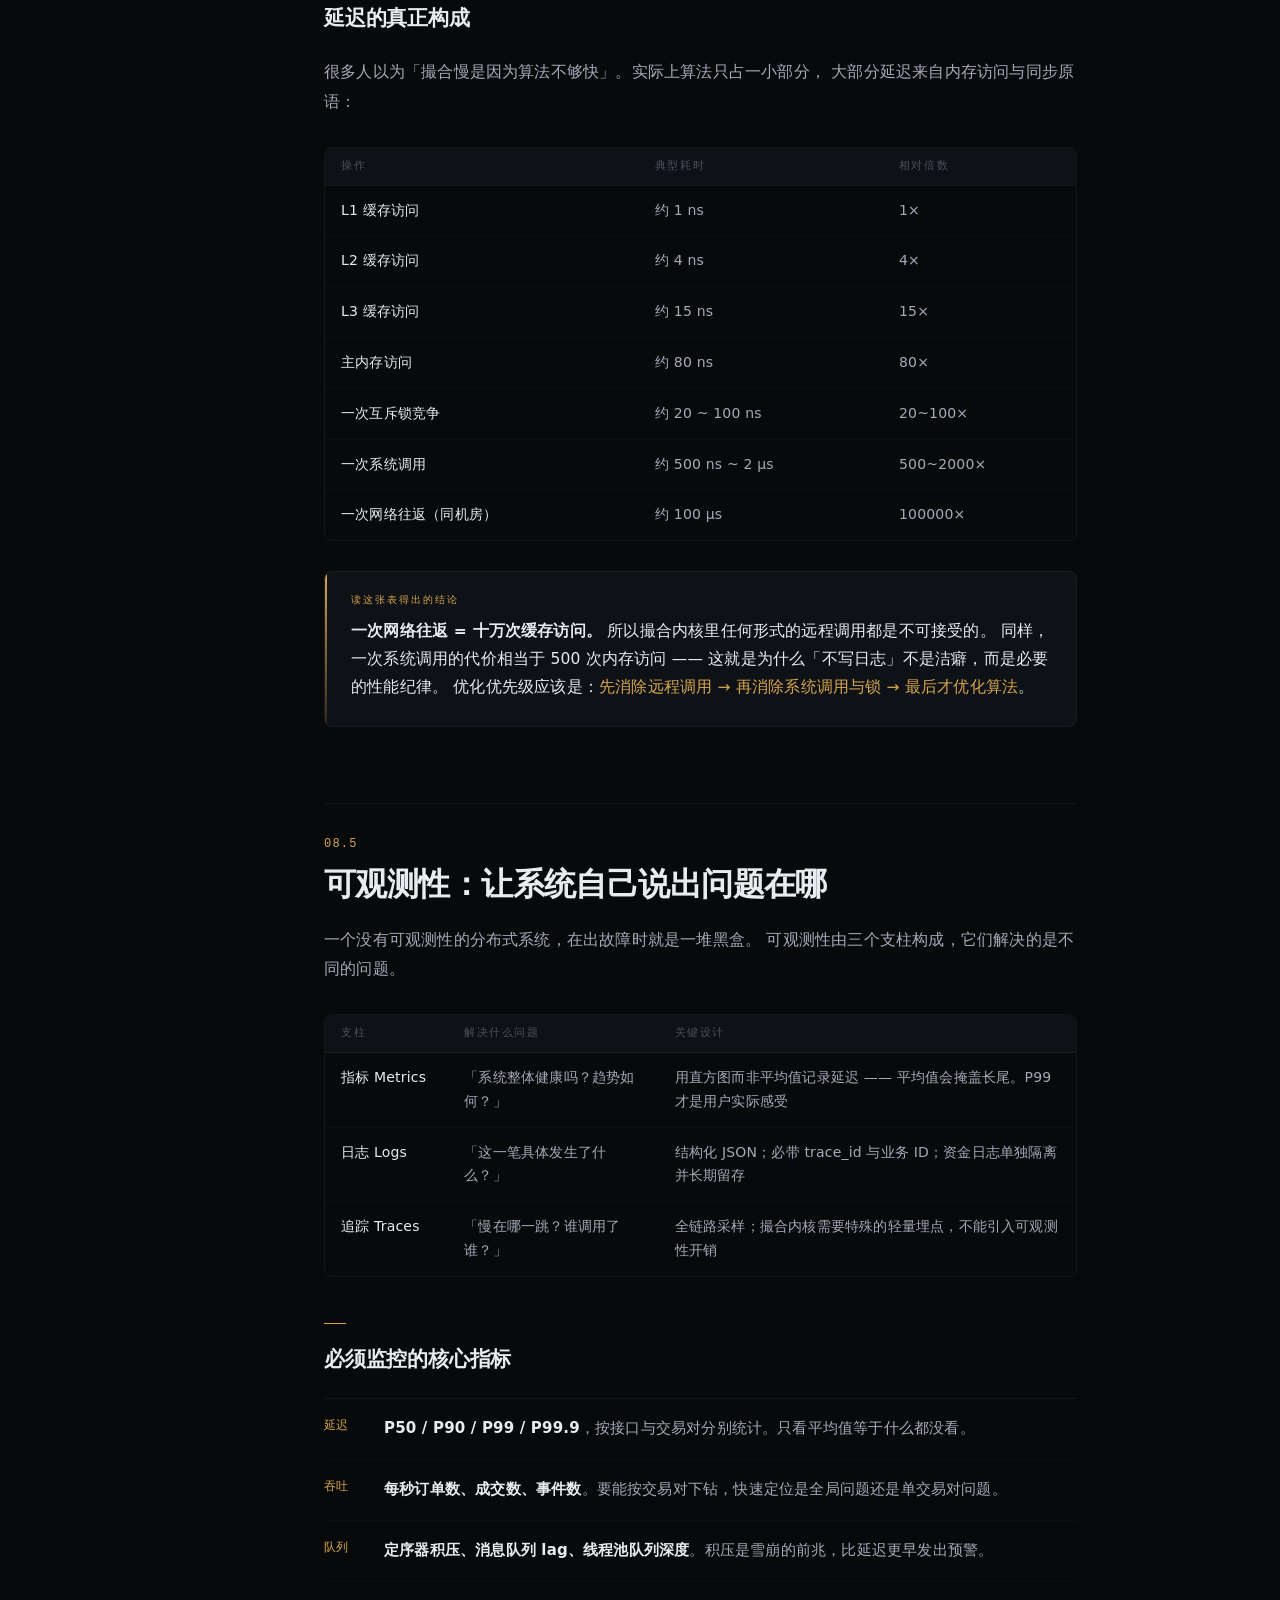
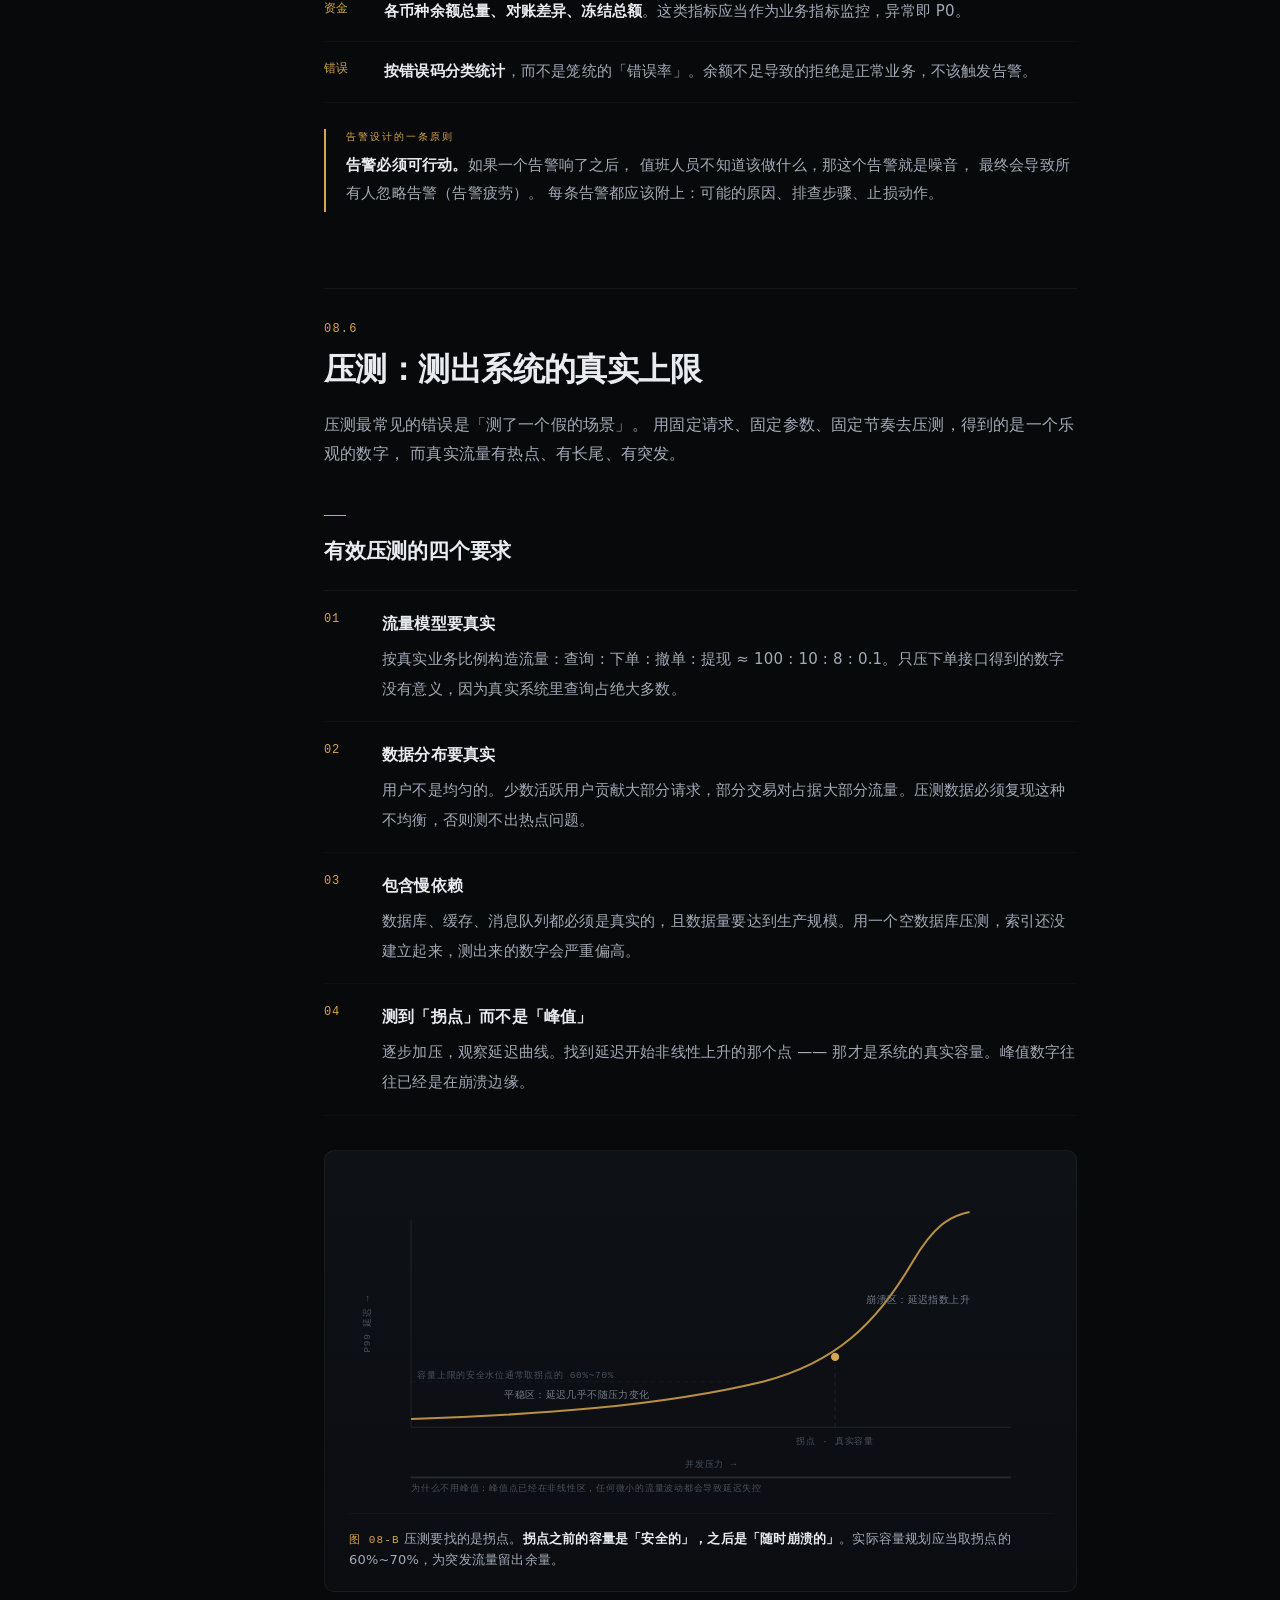
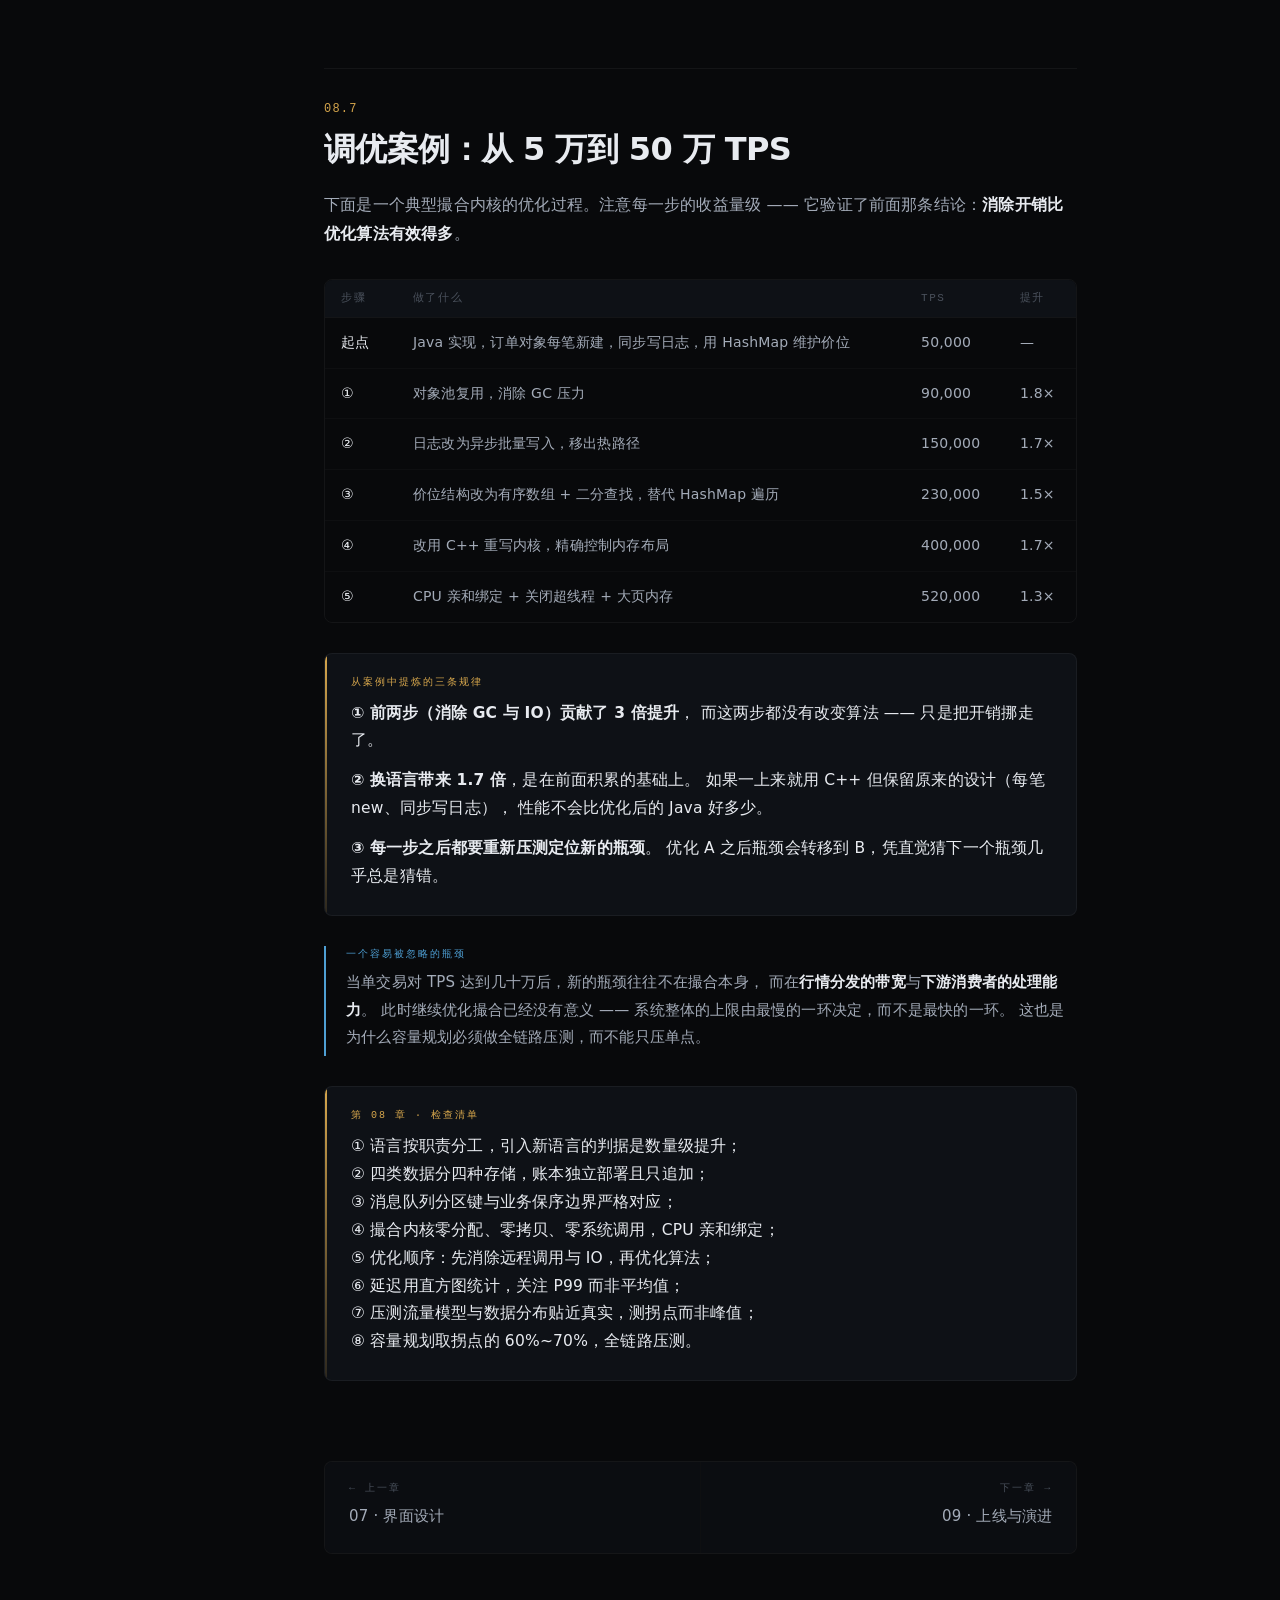
<file: chapters/08-engineering.html>
<!DOCTYPE html>
<html lang="zh-CN">
<head>
<meta charset="UTF-8">
<meta name="viewport" content="width=device-width, initial-scale=1">
<title>08 · 技术栈与工程实践 — 交易系统工程</title>
<meta name="description" content="语言与存储选型、消息队列与事件流、撮合性能工程、可观测性三件套、压测方法与调优案例。">
<meta name="theme-color" content="#08090B">
<link rel="stylesheet" href="../css/style.css">
<link rel="icon" href="data:image/svg+xml,%3Csvg xmlns='http://www.w3.org/2000/svg' viewBox='0 0 26 26'%3E%3Crect width='26' height='26' rx='6' fill='%2308090B'/%3E%3Cpath d='M6.5 16.5 L13 6.5 L19.5 16.5' stroke='%23D6A64C' stroke-width='1.6' fill='none' stroke-linejoin='round'/%3E%3C/svg%3E">
</head>
<body data-page="08-engineering">

<div class="progress" aria-hidden="true"><i></i></div>
<header data-topbar></header>
<div class="scrim" aria-hidden="true"></div>

<div class="shell">
  <aside data-rail></aside>

  <main class="doc">
    <div class="doc__inner">

      <header class="chapter-head">
        <span class="chapter-mark">08</span>
        <div class="chapter-head__meta">
          <span class="eyebrow eyebrow--gold">Engineering</span>
          <span class="dot"></span>
          <span class="eyebrow">7 节 · 约 24 分钟</span>
        </div>
        <h1>技术栈与工程实践：把性能压到极限</h1>
        <p class="chapter-head__lede">
          选型决定了性能的天花板，工程实践决定了能否触及这个天花板。
          这一章讲语言与存储的分工逻辑、撮合内核的性能工程、
          可观测性三件套，以及一套能测出系统真实上限的压测方法。
        </p>
        <dl class="chapter-strip">
          <div><dt>本章回答</dt><dd>同样的业务，为什么不同选型的性能差几十倍</dd></div>
          <div><dt>关键产出</dt><dd>选型矩阵 · 性能优化清单 · 压测方案</dd></div>
        </dl>
      </header>

      <figure class="fig rv">
        <div class="fig__frame">
          <img src="../assets/images/ch08-engineering.webp" width="1200" height="675"
               alt="暗色电路板上发光处理器核心的微距特写" decoding="async">
        </div>
        <figcaption><b>FIG 08</b> 性能优化的本质是「让数据离 CPU 更近、让 CPU 少做无用功」。</figcaption>
      </figure>

      <article class="prose" data-article>

        <h2 class="sec" id="s1"><span class="sec__no">08.1</span>语言选型：按职责分工，而不是全栈统一</h2>

        <p>
          「整个系统用一种语言」是管理上的偷懒，不是工程上的最优。
          交易系统的不同部分对语言的要求差异极大，
          按职责分工才能各取所长。
        </p>

        <div class="tbl">
          <table>
            <thead><tr><th>模块</th><th>核心要求</th><th>常见选择</th><th>为什么</th></tr></thead>
            <tbody>
              <tr>
                <td>撮合内核</td>
                <td>极致延迟、无 GC 停顿、确定性</td>
                <td>C++ / Rust</td>
                <td>可精确控制内存布局与分配；无运行时；能绑定 CPU 核心；延迟可预测</td>
              </tr>
              <tr>
                <td>业务服务</td>
                <td>开发效率、生态、并发处理</td>
                <td>Go / Java</td>
                <td>Go 的 goroutine 适合 IO 密集；Java 生态成熟、JVM 调优手段丰富</td>
              </tr>
              <tr>
                <td>风控与规则引擎</td>
                <td>快速迭代、热更新</td>
                <td>Java / Python（规则部分）</td>
                <td>规则变化频繁，需要能快速上线而不重启核心服务</td>
              </tr>
              <tr>
                <td>数据分析</td>
                <td>批处理、统计、生态</td>
                <td>Python / SQL</td>
                <td>生态最丰富，开发效率最高，对延迟不敏感</td>
              </tr>
              <tr>
                <td>前端</td>
                <td>实时渲染、交互响应</td>
                <td>TypeScript + React</td>
                <td>类型安全；生态成熟；WebSocket 与高频渲染有成熟方案</td>
              </tr>
            </tbody>
          </table>
        </div>

        <div class="note note--warn">
          <span class="note__tag">多语言的代价必须正视</span>
          <p>
            多语言不是免费的。它带来构建复杂度、调试难度、
            跨语言序列化成本、以及团队技能分散。
            因此引入第二种语言的判据应当很明确：
            <strong>这门语言能否带来数量级的性能或安全提升？</strong>
            如果只是「20% 的性能提升」，用 Go 写完全够，不值得引入 C++。
            撮合内核之所以值得用 C++，是因为它带来的是数量级的差异。
          </p>
        </div>

        <h2 class="sec" id="s2"><span class="sec__no">08.2</span>存储选型：四类数据，四种库</h2>

        <p>
          试图用一种数据库装下所有数据，必然有一类数据很难受。
          按访问模式分类是更实际的做法。
        </p>

        <div class="grid-cards">
          <article>
            <span class="no">STORE 01</span>
            <h4>关系库 · MySQL / PostgreSQL</h4>
            <p>订单、账本、用户、提现。要求 ACID 事务与唯一约束。账本表单独部署，只追加不修改。</p>
            <p style="margin-top:10px;color:var(--gold)">关键：分库分表按用户 ID，避免热点</p>
          </article>
          <article>
            <span class="no">STORE 02</span>
            <h4>内存库 · Redis</h4>
            <p>盘口缓存、会话、限流计数、幂等去重、排行榜。亚毫秒读写，可容忍故障时重建。</p>
            <p style="margin-top:10px;color:var(--gold)">关键：明确哪些数据可以丢</p>
          </article>
          <article>
            <span class="no">STORE 03</span>
            <h4>消息队列 · Kafka / Pulsar</h4>
            <p>事件流、跨服务通知、异步任务。要求分区内有序、至少一次投递、可回溯重放。</p>
            <p style="margin-top:10px;color:var(--gold)">关键：分区键的选择决定有序性范围</p>
          </article>
          <article>
            <span class="no">STORE 04</span>
            <h4>列式库 · ClickHouse</h4>
            <p>成交历史、K 线、风控日志、审计流水。高压缩比、聚合查询快、写多读少。</p>
            <p style="margin-top:10px;color:var(--gold)">关键：不承担事务，只做分析</p>
          </article>
        </div>

        <h3 class="sub" id="s2-1">账本存储的特殊要求</h3>

        <p>
          账本是所有数据里最特殊的一类。它的要求可以总结为三条，
          这三条决定了它不能和其他业务数据放在一起：
        </p>

        <ul class="list-lines">
          <li><span class="k">隔离</span><span class="v"><b>独立部署</b>。账本表的写入量可能占全库的 60% 以上，与订单、用户表混在一起会互相影响。独立实例 + 独立磁盘是标准做法。</span></li>
          <li><span class="k">只追加</span><span class="v"><b>权限上禁止 UPDATE/DELETE</b>。应用账号只有 INSERT 与 SELECT，这是靠数据库权限强制执行的，不靠代码自觉。</span></li>
          <li><span class="k">可校验</span><span class="v"><b>支持区间校验</b>。能高效地回答「第 N 到第 M 条之间借贷是否平衡」，这要求 <code>entry_no</code> 上有索引且连续。</span></li>
        </ul>

        <h2 class="sec" id="s3"><span class="sec__no">08.3</span>事件流：系统的主干神经</h2>

        <p>
          在事件驱动的架构里，消息队列不是「解耦工具」，
          而是<strong>系统的真相来源</strong>。所有状态都是从事件流推导出来的，
          这意味着它的可靠性要求高于任何单个服务。
        </p>

        <h3 class="sub" id="s3-1">分区键决定有序性的边界</h3>

        <p>
          Kafka 只保证<em>分区内</em>有序。因此分区键的选择直接决定了
          「什么范围内的事件是有序的」。
        </p>

        <div class="compare">
          <div class="good">
            <h5>按交易对分区</h5>
            <ul>
              <li>同一交易对的事件严格有序 —— 满足撮合要求</li>
              <li>不同交易对并行处理，吞吐量高</li>
              <li>单交易对的处理能力受单分区限制</li>
              <li>适用于撮合、行情类事件</li>
            </ul>
          </div>
          <div class="good">
            <h5>按用户 ID 分区</h5>
            <ul>
              <li>同一用户的事件严格有序 —— 满足资金操作要求</li>
              <li>用户之间互不影响，天然隔离</li>
              <li>热点用户（做市商）可能造成分区倾斜</li>
              <li>适用于账户、提现类事件</li>
            </ul>
          </div>
        </div>

        <div class="note note--warn">
          <span class="note__tag">分区键选错的后果</span>
          <p>
            如果撮合事件用「随机分区」，同一交易对的订单会落到不同分区，
            下游消费者并行处理时无法保证顺序 ——
            <strong>撮合结果将不可复现</strong>，前面所有关于确定性的设计全部失效。
            分区键必须与「需要保序的业务边界」严格对应，这是设计事件流时的第一决策。
          </p>
        </div>

        <h2 class="sec" id="s4"><span class="sec__no">08.4</span>撮合性能工程：把单线程压到极致</h2>

        <p>
          第 03 章讲了「为什么必须单线程」。这一节讲「单线程怎么做到每秒几十万笔」。
          核心思路只有一条：<strong>消除一切非必要的 CPU 开销</strong>。
        </p>

        <div class="diagram rv">
          <svg viewBox="0 0 680 396" role="img" aria-label="撮合内核的性能优化手段">
            <rect class="dg-node dg-node--gold" x="16" y="16" width="648" height="52" rx="6"/>
            <text class="dg-t" x="34" y="40">优化目标：把每笔订单的处理时间从微秒级压到百纳秒级</text>
            <text class="dg-s" x="34" y="58">每省下 1 微秒，单线程每秒就能多处理约 500 笔订单</text>

            <rect class="dg-node" x="16" y="80" width="316" height="76" rx="6"/>
            <text class="dg-t" x="32" y="104">① 零动态分配</text>
            <text class="dg-s" x="32" y="124">对象池预分配，循环内不 new</text>
            <text class="dg-s" x="32" y="142">消除 GC 停顿与内存碎片</text>

            <rect class="dg-node" x="348" y="80" width="316" height="76" rx="6"/>
            <text class="dg-t" x="364" y="104">② 零拷贝</text>
            <text class="dg-s" x="364" y="124">事件写入共享内存环形缓冲</text>
            <text class="dg-s" x="364" y="142">下游直接读取，不做序列化</text>

            <rect class="dg-node" x="16" y="168" width="316" height="76" rx="6"/>
            <text class="dg-t" x="32" y="192">③ 零系统调用</text>
            <text class="dg-s" x="32" y="212">不写日志、不访问数据库、不加锁</text>
            <text class="dg-s" x="32" y="230">所有 IO 移到独立线程</text>

            <rect class="dg-node" x="348" y="168" width="316" height="76" rx="6"/>
            <text class="dg-t" x="364" y="192">④ CPU 亲和与隔离</text>
            <text class="dg-s" x="364" y="212">绑定独占核心，关闭超线程</text>
            <text class="dg-s" x="364" y="230">避免上下文切换与缓存失效</text>

            <rect class="dg-node" x="16" y="256" width="316" height="76" rx="6"/>
            <text class="dg-t" x="32" y="280">⑤ 数据结构友好</text>
            <text class="dg-s" x="32" y="300">数组代替链表，顺序访问优先</text>
            <text class="dg-s" x="32" y="318">提高 CPU 缓存命中率</text>

            <rect class="dg-node" x="348" y="256" width="316" height="76" rx="6"/>
            <text class="dg-t" x="364" y="280">⑥ 分支预测友好</text>
            <text class="dg-s" x="364" y="300">热路径无分支，冷路径分离</text>
            <text class="dg-s" x="364" y="318">减少流水线冲刷</text>

            <rect class="dg-node dg-node--cyan" x="16" y="344" width="648" height="38" rx="6"/>
            <text class="dg-s" x="34" y="368">前置条件：所有业务校验（余额、风控、精度）必须在进入内核之前完成 —— 内核只做纯计算</text>
          </svg>
          <p class="diagram__cap"><b>图 08-A</b> 撮合内核的六项优化。<strong>它们的共同点是「把工作挪出去」而不是「把工作做得更快」</strong> —— 这是低延迟系统优化的核心思路。把日志、持久化、校验全部移出热路径，比优化热路径本身的收益大得多。</p>
        </div>

        <h3 class="sub" id="s4-1">延迟的真正构成</h3>

        <p>
          很多人以为「撮合慢是因为算法不够快」。实际上算法只占一小部分，
          大部分延迟来自内存访问与同步原语：
        </p>

        <div class="tbl">
          <table>
            <thead><tr><th>操作</th><th>典型耗时</th><th>相对倍数</th></tr></thead>
            <tbody>
              <tr><td>L1 缓存访问</td><td>约 1 ns</td><td>1×</td></tr>
              <tr><td>L2 缓存访问</td><td>约 4 ns</td><td>4×</td></tr>
              <tr><td>L3 缓存访问</td><td>约 15 ns</td><td>15×</td></tr>
              <tr><td>主内存访问</td><td>约 80 ns</td><td>80×</td></tr>
              <tr><td>一次互斥锁竞争</td><td>约 20 ~ 100 ns</td><td>20~100×</td></tr>
              <tr><td>一次系统调用</td><td>约 500 ns ~ 2 μs</td><td>500~2000×</td></tr>
              <tr><td>一次网络往返（同机房）</td><td>约 100 μs</td><td>100000×</td></tr>
            </tbody>
          </table>
        </div>

        <div class="keyline">
          <span class="keyline__tag">读这张表得出的结论</span>
          <p>
            <strong>一次网络往返 = 十万次缓存访问。</strong>
            所以撮合内核里任何形式的远程调用都是不可接受的。
            同样，一次系统调用的代价相当于 500 次内存访问 ——
            这就是为什么「不写日志」不是洁癖，而是必要的性能纪律。
            优化优先级应该是：<em>先消除远程调用 → 再消除系统调用与锁 → 最后才优化算法</em>。
          </p>
        </div>

        <h2 class="sec" id="s5"><span class="sec__no">08.5</span>可观测性：让系统自己说出问题在哪</h2>

        <p>
          一个没有可观测性的分布式系统，在出故障时就是一堆黑盒。
          可观测性由三个支柱构成，它们解决的是不同的问题。
        </p>

        <div class="tbl">
          <table>
            <thead><tr><th>支柱</th><th>解决什么问题</th><th>关键设计</th></tr></thead>
            <tbody>
              <tr>
                <td>指标 Metrics</td>
                <td>「系统整体健康吗？趋势如何？」</td>
                <td>用直方图而非平均值记录延迟 —— 平均值会掩盖长尾。P99 才是用户实际感受</td>
              </tr>
              <tr>
                <td>日志 Logs</td>
                <td>「这一笔具体发生了什么？」</td>
                <td>结构化 JSON；必带 trace_id 与业务 ID；资金日志单独隔离并长期留存</td>
              </tr>
              <tr>
                <td>追踪 Traces</td>
                <td>「慢在哪一跳？谁调用了谁？」</td>
                <td>全链路采样；撮合内核需要特殊的轻量埋点，不能引入可观测性开销</td>
              </tr>
            </tbody>
          </table>
        </div>

        <h3 class="sub" id="s5-1">必须监控的核心指标</h3>

        <ul class="list-lines">
          <li><span class="k">延迟</span><span class="v"><b>P50 / P90 / P99 / P99.9</b>，按接口与交易对分别统计。只看平均值等于什么都没看。</span></li>
          <li><span class="k">吞吐</span><span class="v"><b>每秒订单数、成交数、事件数</b>。要能按交易对下钻，快速定位是全局问题还是单交易对问题。</span></li>
          <li><span class="k">队列</span><span class="v"><b>定序器积压、消息队列 lag、线程池队列深度</b>。积压是雪崩的前兆，比延迟更早发出预警。</span></li>
          <li><span class="k">资金</span><span class="v"><b>各币种余额总量、对账差异、冻结总额</b>。这类指标应当作为业务指标监控，异常即 P0。</span></li>
          <li><span class="k">错误</span><span class="v"><b>按错误码分类统计</b>，而不是笼统的「错误率」。余额不足导致的拒绝是正常业务，不该触发告警。</span></li>
        </ul>

        <div class="note note--gold">
          <span class="note__tag">告警设计的一条原则</span>
          <p>
            <strong>告警必须可行动。</strong>如果一个告警响了之后，
            值班人员不知道该做什么，那这个告警就是噪音，
            最终会导致所有人忽略告警（告警疲劳）。
            每条告警都应该附上：可能的原因、排查步骤、止损动作。
          </p>
        </div>

        <h2 class="sec" id="s6"><span class="sec__no">08.6</span>压测：测出系统的真实上限</h2>

        <p>
          压测最常见的错误是「测了一个假的场景」。
          用固定请求、固定参数、固定节奏去压测，得到的是一个乐观的数字，
          而真实流量有热点、有长尾、有突发。
        </p>

        <h3 class="sub" id="s6-1">有效压测的四个要求</h3>

        <ol class="steps">
          <li><b>流量模型要真实</b><span>按真实业务比例构造流量：查询 : 下单 : 撤单 : 提现 ≈ 100 : 10 : 8 : 0.1。只压下单接口得到的数字没有意义，因为真实系统里查询占绝大多数。</span></li>
          <li><b>数据分布要真实</b><span>用户不是均匀的。少数活跃用户贡献大部分请求，部分交易对占据大部分流量。压测数据必须复现这种不均衡，否则测不出热点问题。</span></li>
          <li><b>包含慢依赖</b><span>数据库、缓存、消息队列都必须是真实的，且数据量要达到生产规模。用一个空数据库压测，索引还没建立起来，测出来的数字会严重偏高。</span></li>
          <li><b>测到「拐点」而不是「峰值」</b><span>逐步加压，观察延迟曲线。找到延迟开始非线性上升的那个点 —— 那才是系统的真实容量。峰值数字往往已经是在崩溃边缘。</span></li>
        </ol>

        <div class="diagram rv">
          <svg viewBox="0 0 680 306" role="img" aria-label="压力测试的延迟曲线拐点">
            <!-- 坐标轴 -->
            <path class="dg-line" d="M60,240 H640" stroke-width="1"/>
            <path class="dg-line" d="M60,40 V240" stroke-width="1"/>
            <text class="dg-label" x="350" y="278" text-anchor="middle">并发压力 →</text>
            <text class="dg-label" x="20" y="140" transform="rotate(-90 20 140)" text-anchor="middle">P99 延迟 →</text>

            <!-- 曲线 -->
            <path d="M60,232 C180,228 300,220 400,196 C470,178 510,140 545,80 C565,46 580,36 600,32"
                  fill="none" stroke="rgba(214,166,76,.85)" stroke-width="2"/>

            <!-- 拐点 -->
            <circle cx="470" cy="172" r="4" fill="#D6A64C"/>
            <path class="dg-line dg-line--dash" d="M470,172 V240"/>
            <text class="dg-label" x="470" y="256" text-anchor="middle" fill="rgba(214,166,76,.9)">拐点 · 真实容量</text>

            <!-- 区域标注 -->
            <text class="dg-s" x="150" y="212">平稳区：延迟几乎不随压力变化</text>
            <text class="dg-s" x="500" y="120">崩溃区：延迟指数上升</text>
            <path class="dg-line dg-line--dash" d="M400,196 H60" opacity=".4"/>
            <text class="dg-label" x="66" y="192">容量上限的安全水位通常取拐点的 60%~70%</text>

            <!-- 说明 -->
            <rect class="dg-node" x="60" y="288" width="580" height="1" rx="0"/>
            <text class="dg-label" x="60" y="302">为什么不用峰值：峰值点已经在非线性区，任何微小的流量波动都会导致延迟失控</text>
          </svg>
          <p class="diagram__cap"><b>图 08-B</b> 压测要找的是拐点。<strong>拐点之前的容量是「安全的」，之后是「随时崩溃的」</strong>。实际容量规划应当取拐点的 60%~70%，为突发流量留出余量。</p>
        </div>

        <h2 class="sec" id="s7"><span class="sec__no">08.7</span>调优案例：从 5 万到 50 万 TPS</h2>

        <p>
          下面是一个典型撮合内核的优化过程。注意每一步的收益量级 ——
          它验证了前面那条结论：<strong>消除开销比优化算法有效得多</strong>。
        </p>

        <div class="tbl">
          <table>
            <thead><tr><th>步骤</th><th>做了什么</th><th>TPS</th><th>提升</th></tr></thead>
            <tbody>
              <tr><td>起点</td><td>Java 实现，订单对象每笔新建，同步写日志，用 HashMap 维护价位</td><td>50,000</td><td>—</td></tr>
              <tr><td>①</td><td>对象池复用，消除 GC 压力</td><td>90,000</td><td>1.8×</td></tr>
              <tr><td>②</td><td>日志改为异步批量写入，移出热路径</td><td>150,000</td><td>1.7×</td></tr>
              <tr><td>③</td><td>价位结构改为有序数组 + 二分查找，替代 HashMap 遍历</td><td>230,000</td><td>1.5×</td></tr>
              <tr><td>④</td><td>改用 C++ 重写内核，精确控制内存布局</td><td>400,000</td><td>1.7×</td></tr>
              <tr><td>⑤</td><td>CPU 亲和绑定 + 关闭超线程 + 大页内存</td><td>520,000</td><td>1.3×</td></tr>
            </tbody>
          </table>
        </div>

        <div class="keyline">
          <span class="keyline__tag">从案例中提炼的三条规律</span>
          <p>
            <strong>① 前两步（消除 GC 与 IO）贡献了 3 倍提升</strong>，
            而这两步都没有改变算法 —— 只是把开销挪走了。
          </p>
          <p>
            <strong>② 换语言带来 1.7 倍</strong>，是在前面积累的基础上。
            如果一上来就用 C++ 但保留原来的设计（每笔 new、同步写日志），
            性能不会比优化后的 Java 好多少。
          </p>
          <p>
            <strong>③ 每一步之后都要重新压测定位新的瓶颈</strong>。
            优化 A 之后瓶颈会转移到 B，凭直觉猜下一个瓶颈几乎总是猜错。
          </p>
        </div>

        <div class="note note--info">
          <span class="note__tag">一个容易被忽略的瓶颈</span>
          <p>
            当单交易对 TPS 达到几十万后，新的瓶颈往往不在撮合本身，
            而在<strong>行情分发的带宽</strong>与<strong>下游消费者的处理能力</strong>。
            此时继续优化撮合已经没有意义 ——
            系统整体的上限由最慢的一环决定，而不是最快的一环。
            这也是为什么容量规划必须做全链路压测，而不能只压单点。
          </p>
        </div>

        <div class="keyline">
          <span class="keyline__tag">第 08 章 · 检查清单</span>
          <p>
            ① 语言按职责分工，引入新语言的判据是数量级提升；<br>
            ② 四类数据分四种存储，账本独立部署且只追加；<br>
            ③ 消息队列分区键与业务保序边界严格对应；<br>
            ④ 撮合内核零分配、零拷贝、零系统调用，CPU 亲和绑定；<br>
            ⑤ 优化顺序：先消除远程调用与 IO，再优化算法；<br>
            ⑥ 延迟用直方图统计，关注 P99 而非平均值；<br>
            ⑦ 压测流量模型与数据分布贴近真实，测拐点而非峰值；<br>
            ⑧ 容量规划取拐点的 60%~70%，全链路压测。
          </p>
        </div>

      </article>

      <nav data-pager></nav>
    </div>
  </main>
</div>

<script src="../js/site.js"></script>
</body>
</html>
</file>
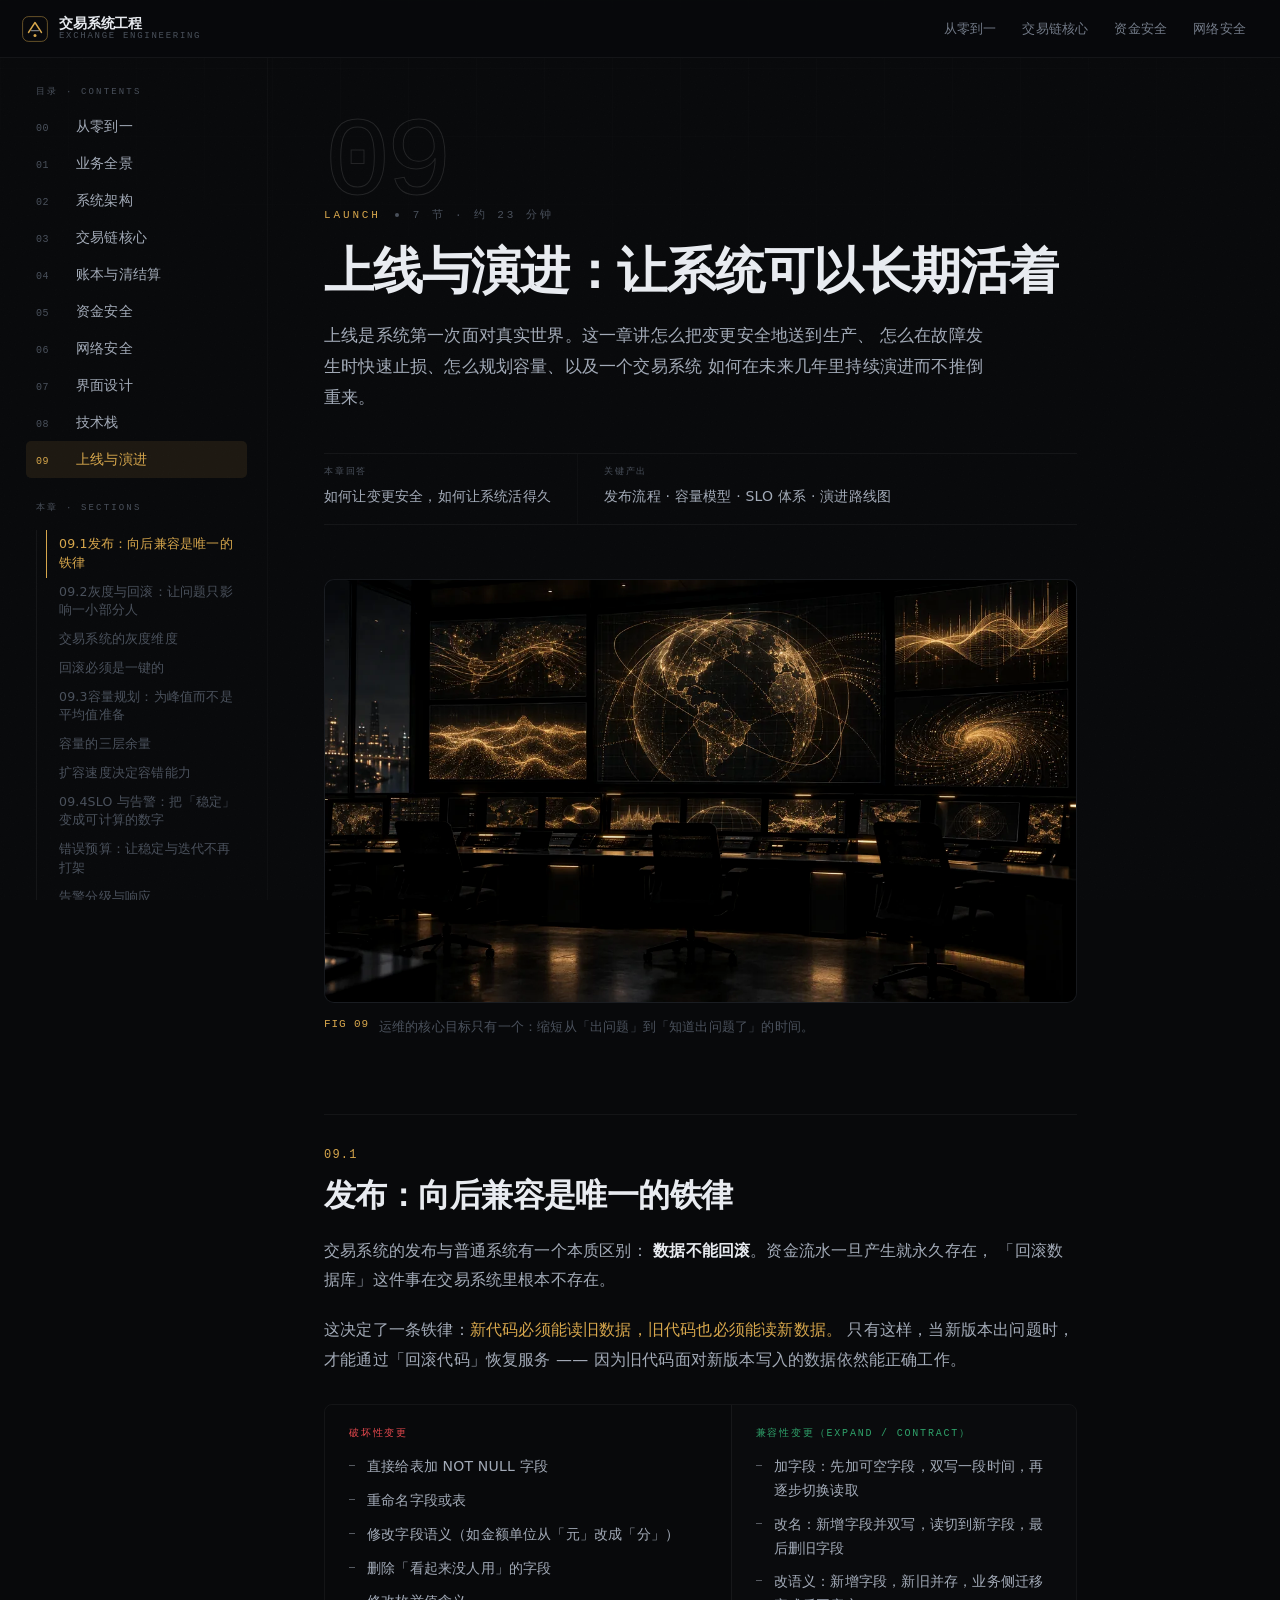
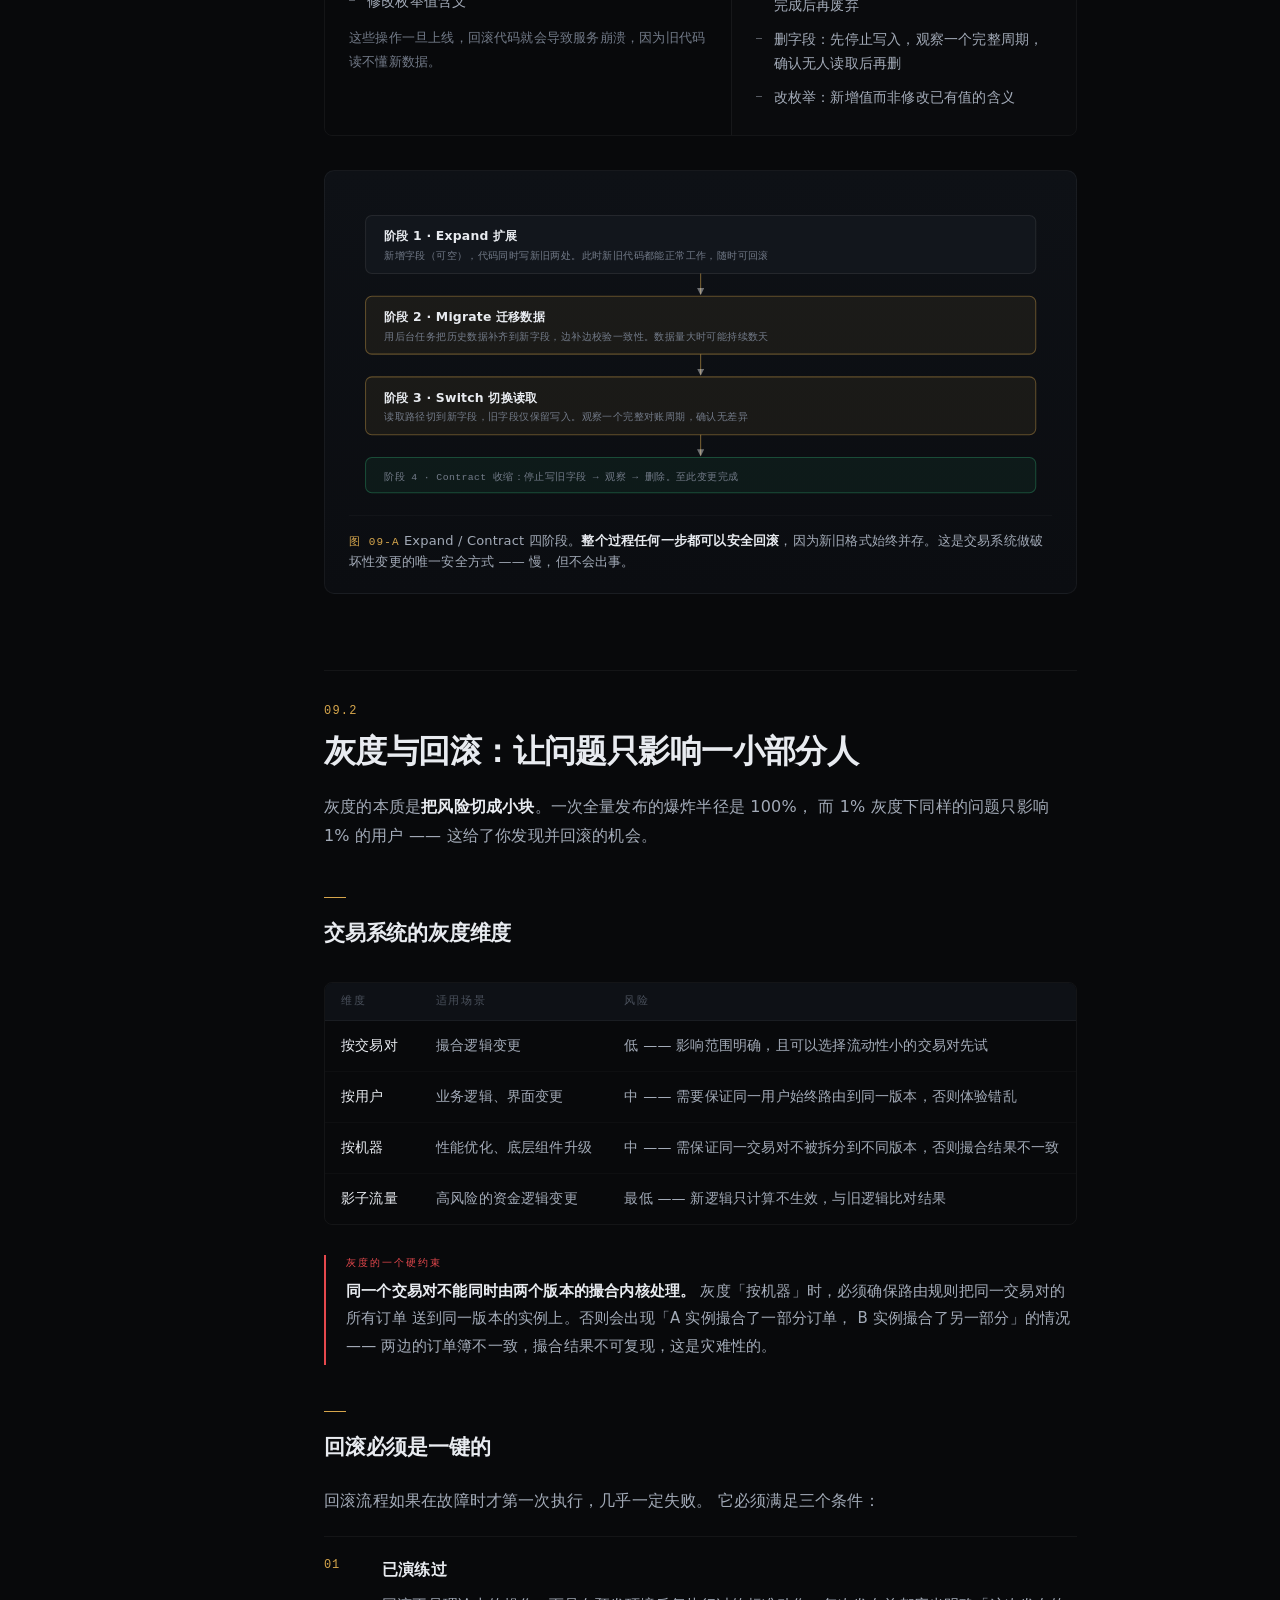
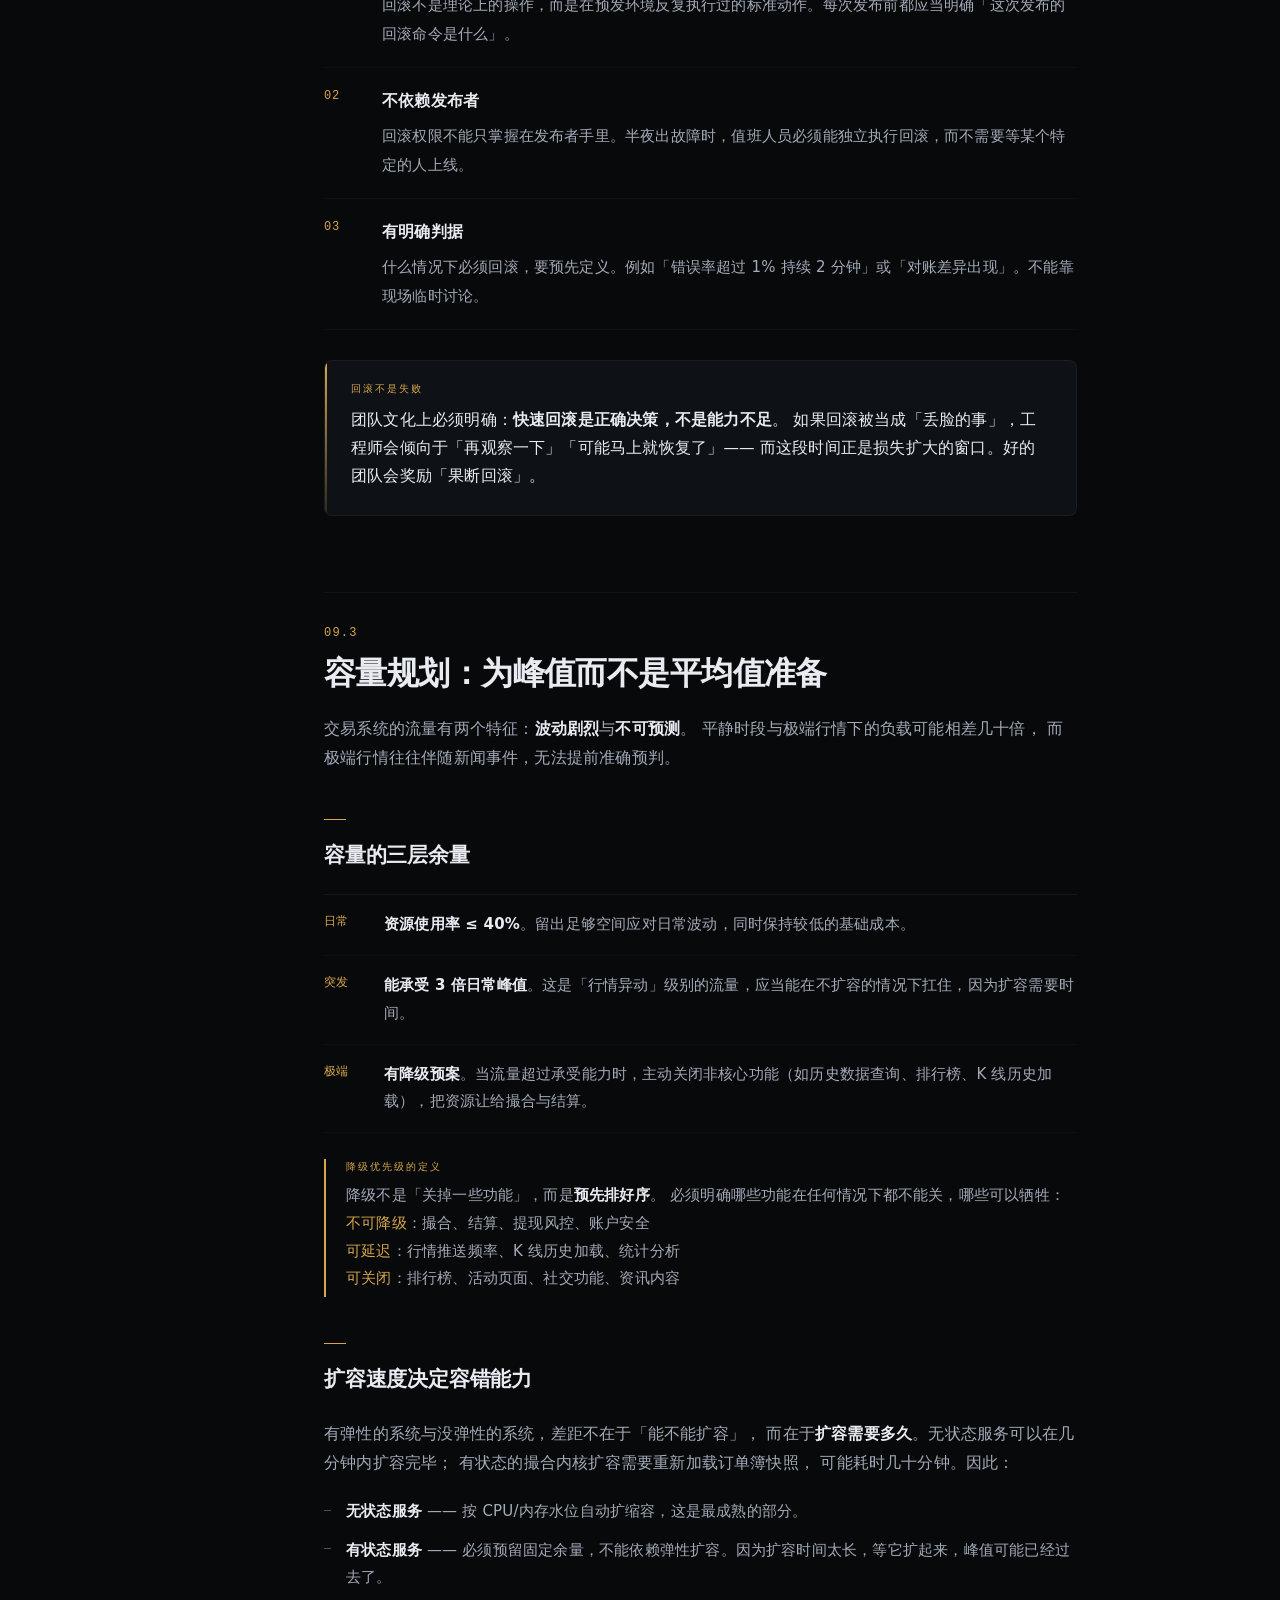
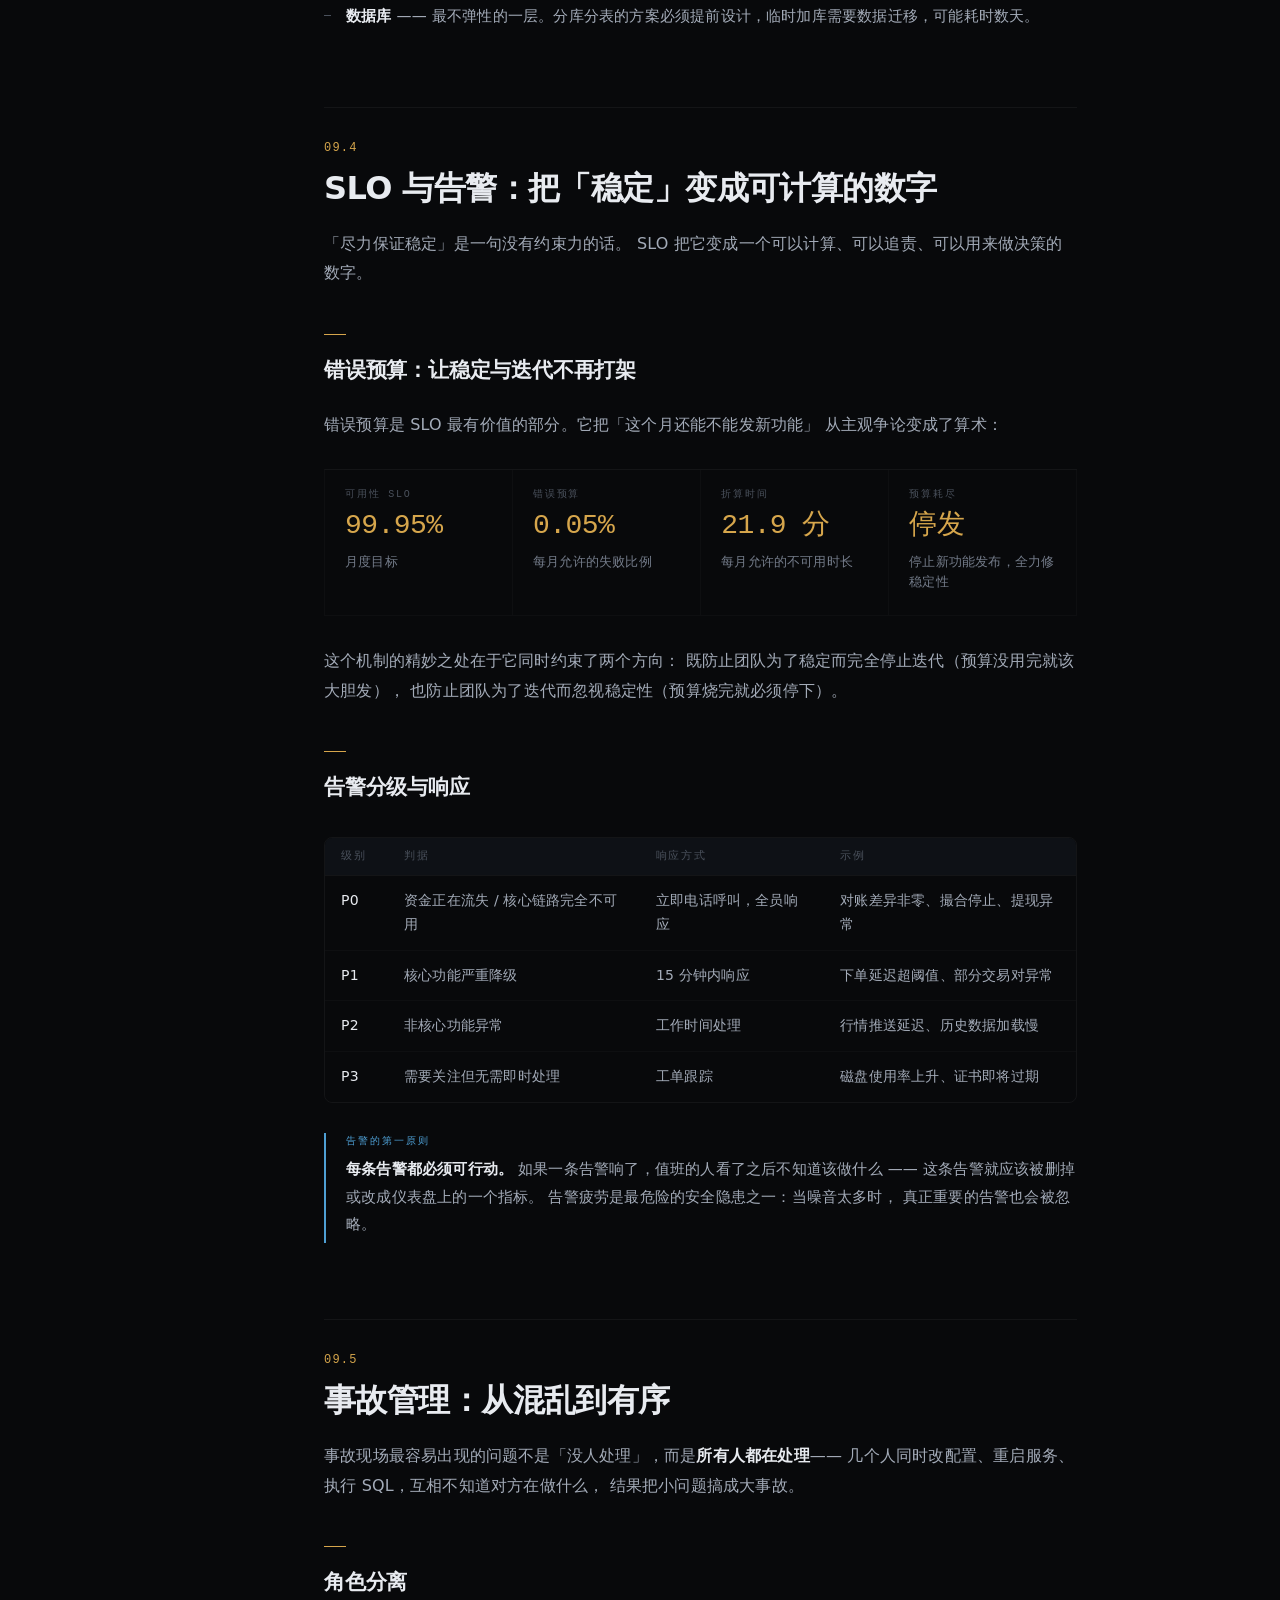
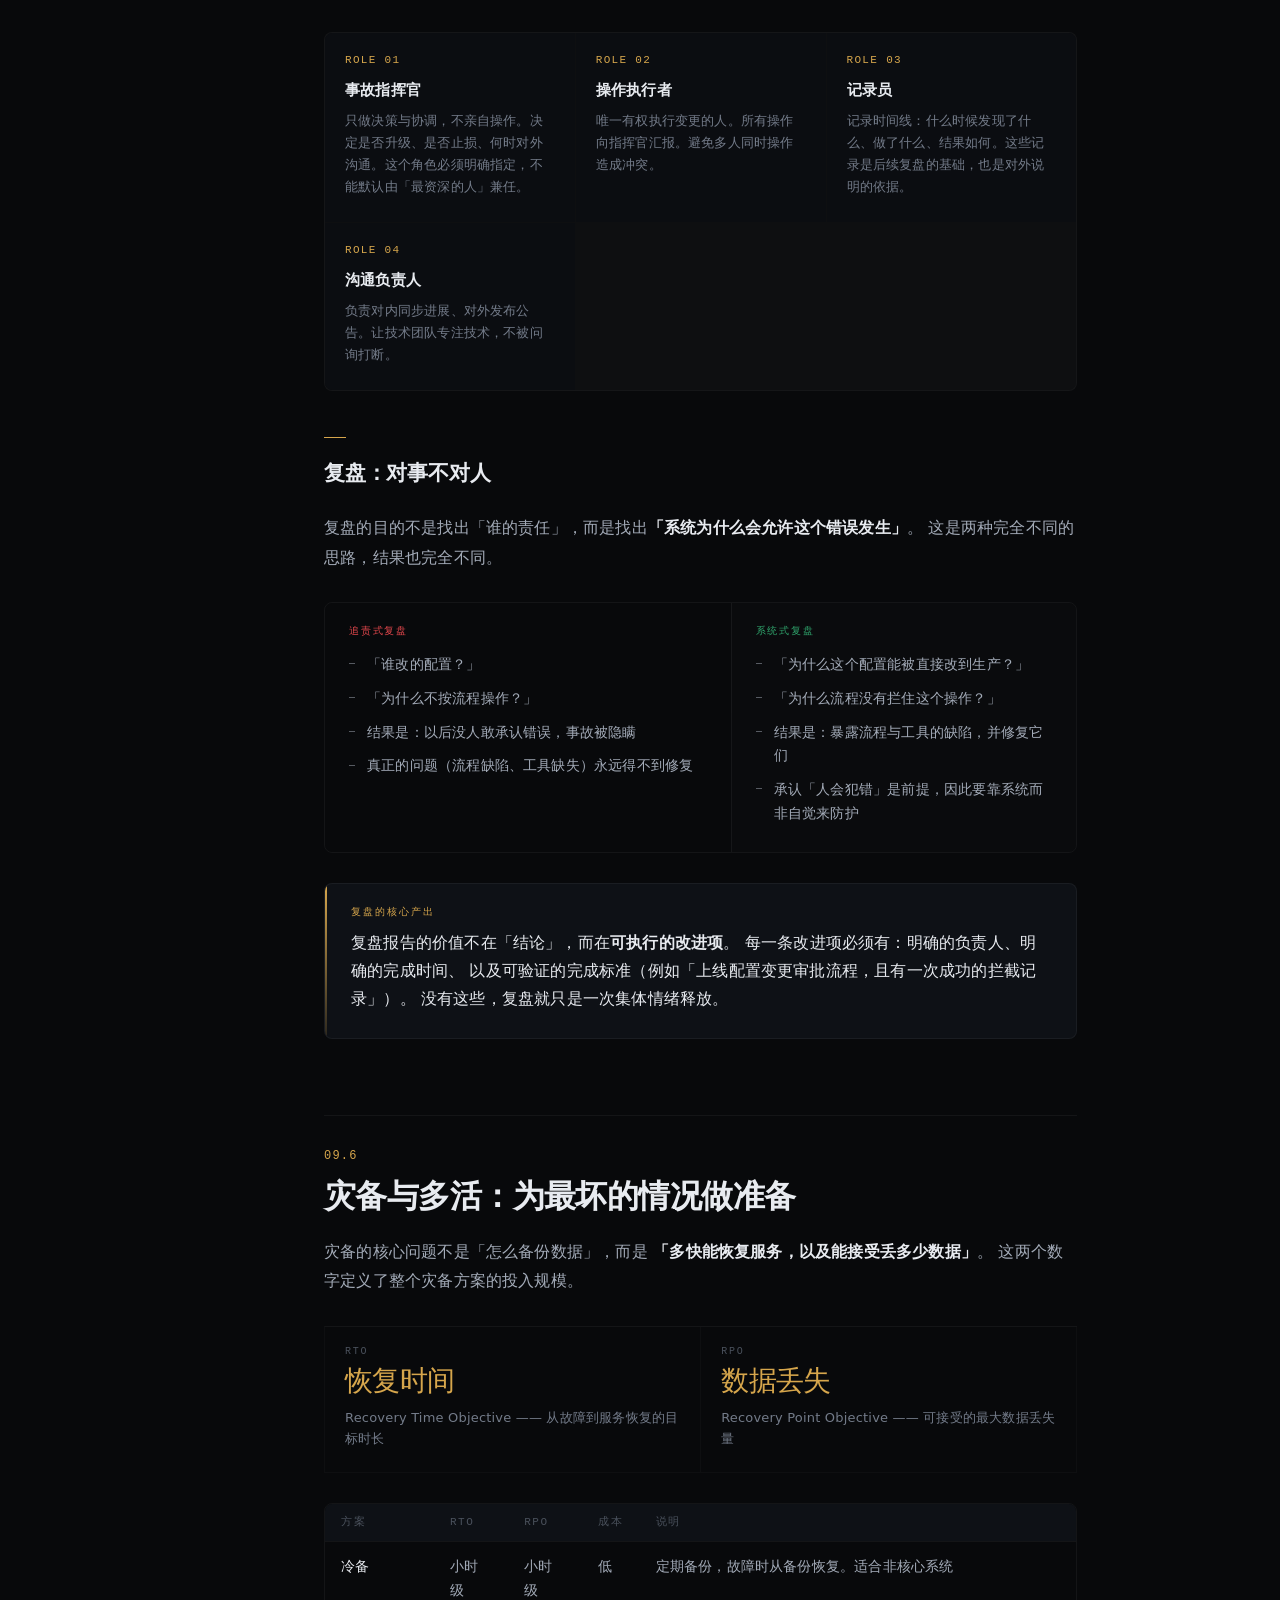
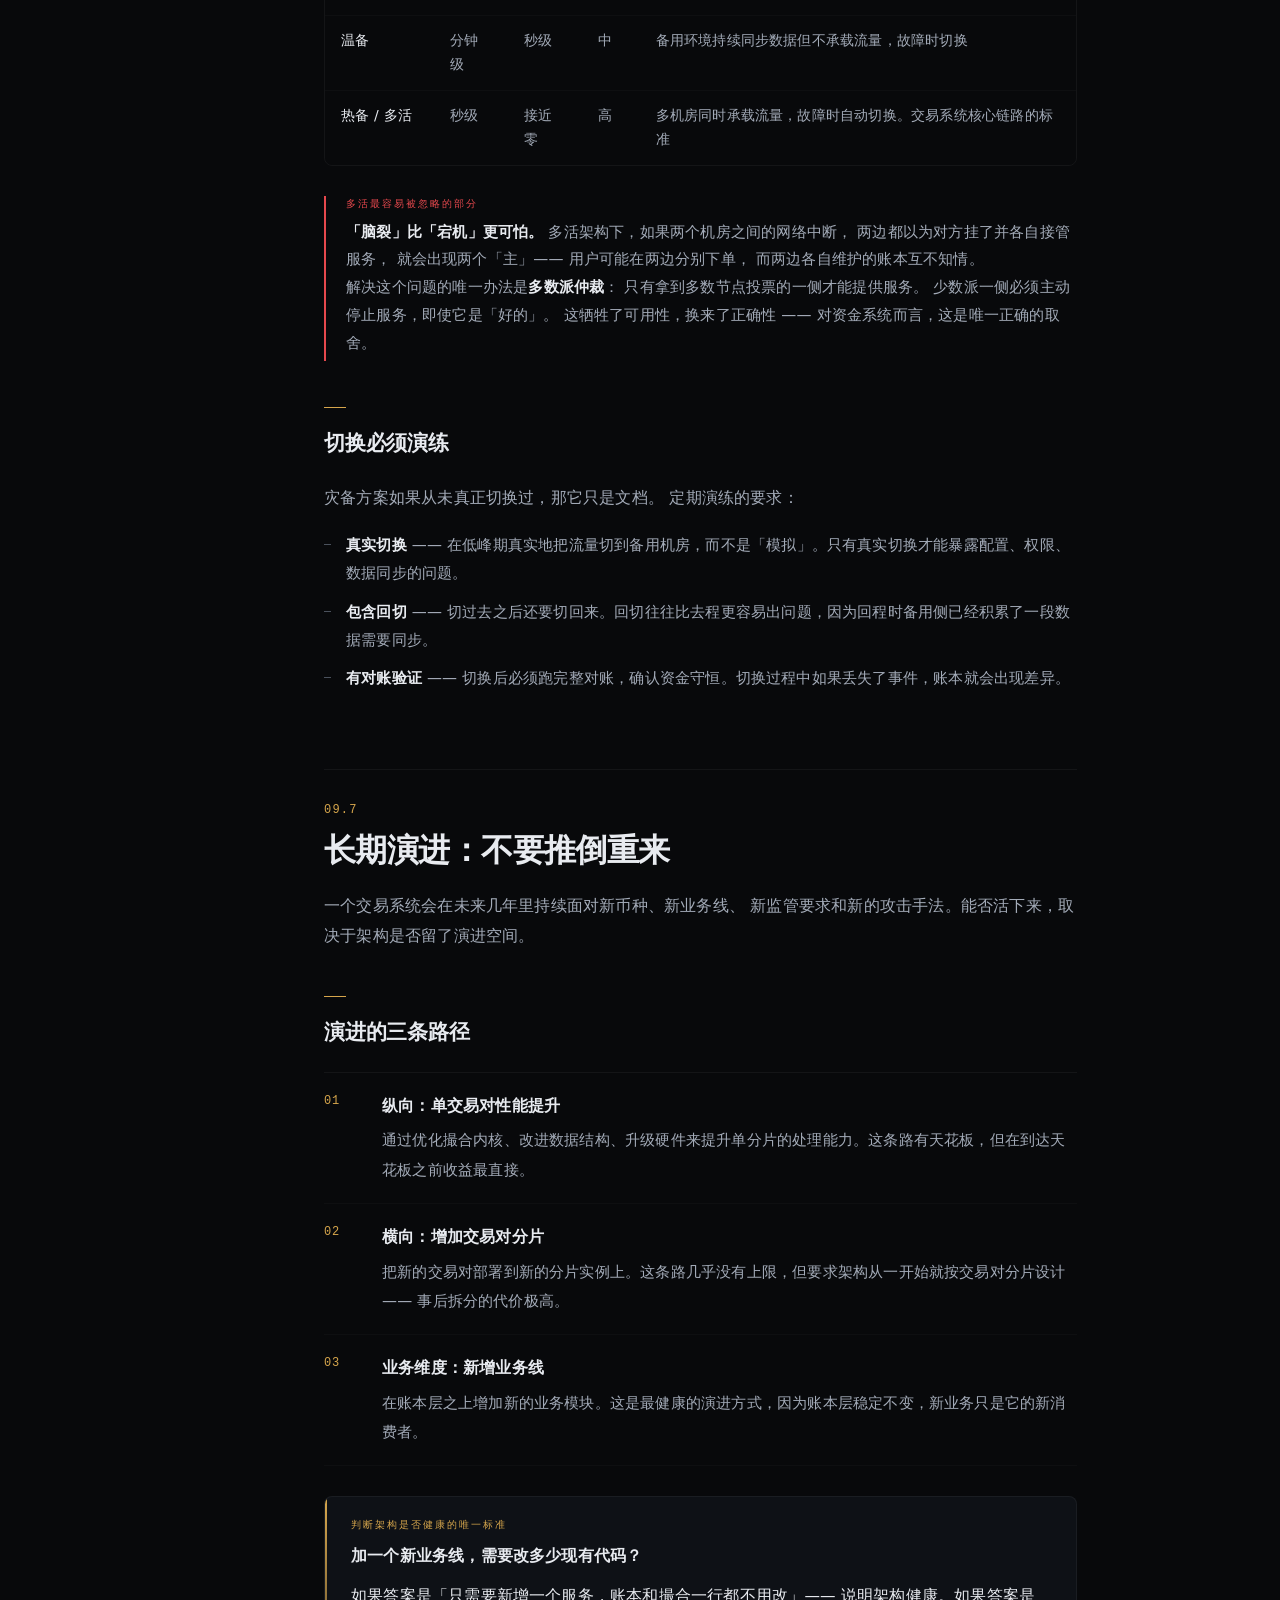
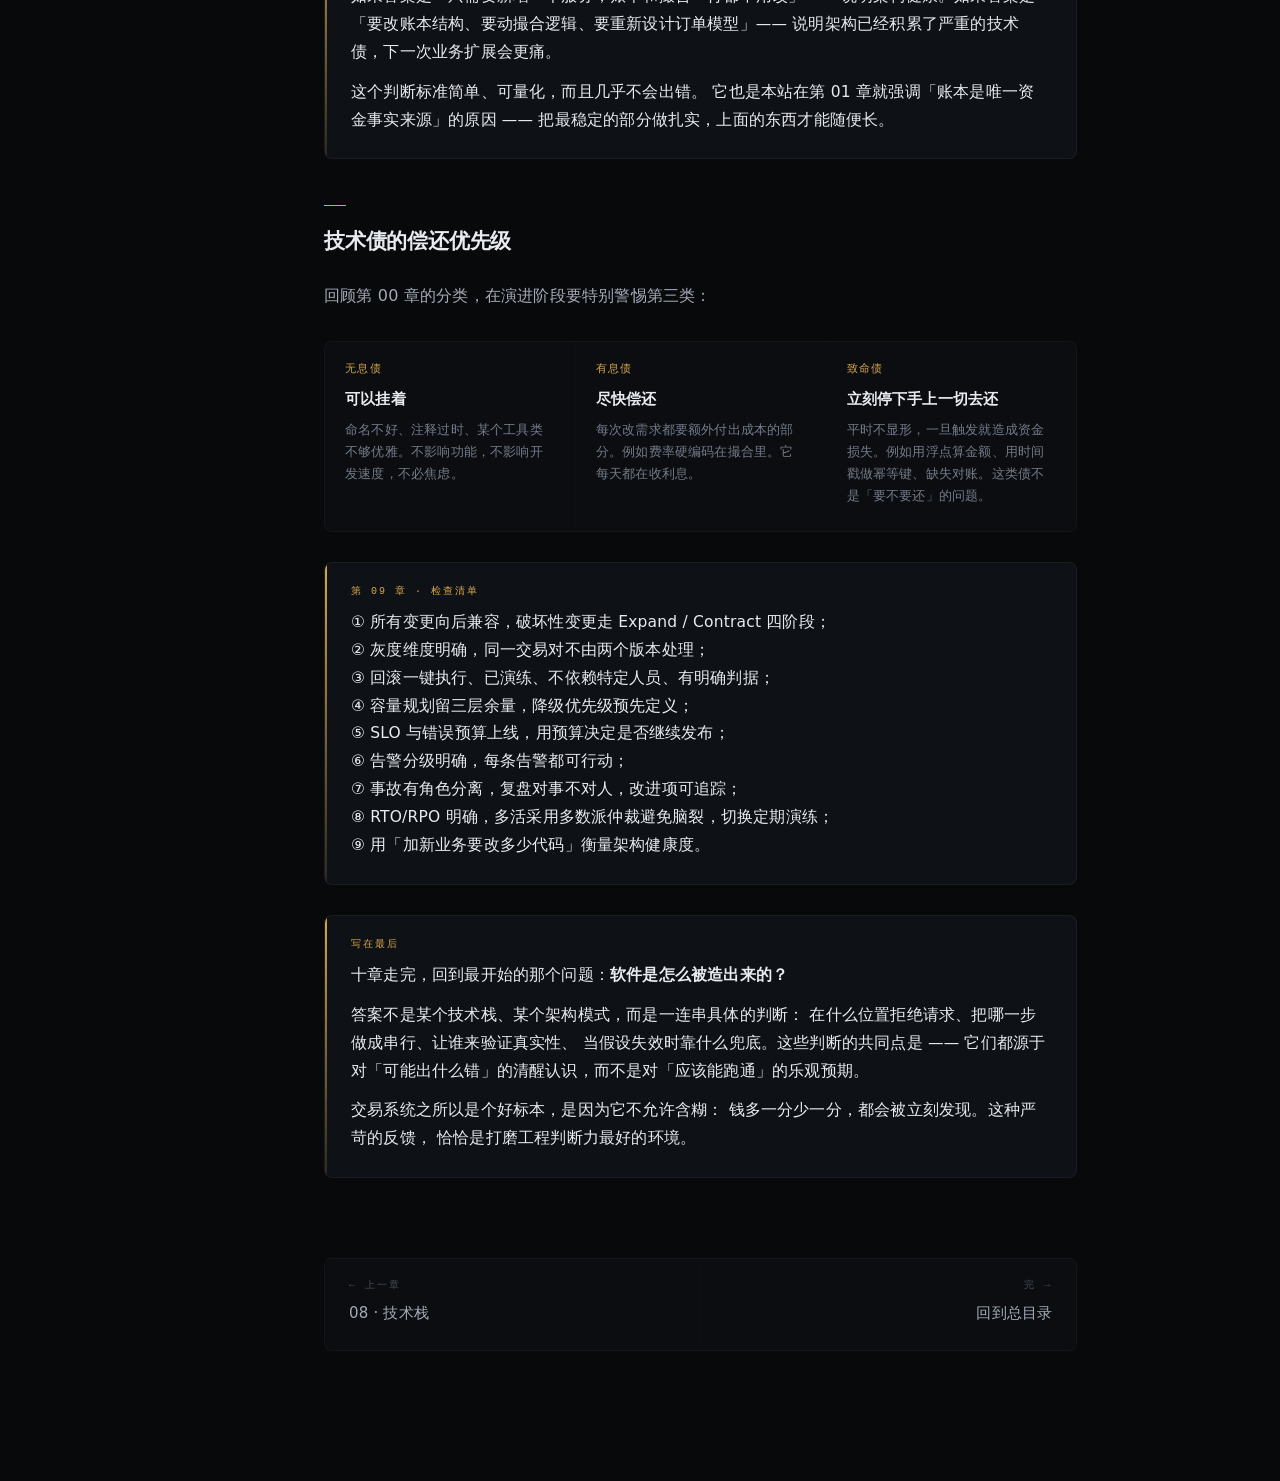
<file: chapters/09-launch.html>
<!DOCTYPE html>
<html lang="zh-CN">
<head>
<meta charset="UTF-8">
<meta name="viewport" content="width=device-width, initial-scale=1">
<title>09 · 上线与演进 — 交易系统工程</title>
<meta name="description" content="发布策略与向后兼容、灰度与回滚、容量规划、SLO 与告警、事故管理与复盘、灾备与多活，以及系统的长期演进路径。">
<meta name="theme-color" content="#08090B">
<link rel="stylesheet" href="../css/style.css">
<link rel="icon" href="data:image/svg+xml,%3Csvg xmlns='http://www.w3.org/2000/svg' viewBox='0 0 26 26'%3E%3Crect width='26' height='26' rx='6' fill='%2308090B'/%3E%3Cpath d='M6.5 16.5 L13 6.5 L19.5 16.5' stroke='%23D6A64C' stroke-width='1.6' fill='none' stroke-linejoin='round'/%3E%3C/svg%3E">
</head>
<body data-page="09-launch">

<div class="progress" aria-hidden="true"><i></i></div>
<header data-topbar></header>
<div class="scrim" aria-hidden="true"></div>

<div class="shell">
  <aside data-rail></aside>

  <main class="doc">
    <div class="doc__inner">

      <header class="chapter-head">
        <span class="chapter-mark">09</span>
        <div class="chapter-head__meta">
          <span class="eyebrow eyebrow--gold">Launch</span>
          <span class="dot"></span>
          <span class="eyebrow">7 节 · 约 23 分钟</span>
        </div>
        <h1>上线与演进：让系统可以长期活着</h1>
        <p class="chapter-head__lede">
          上线是系统第一次面对真实世界。这一章讲怎么把变更安全地送到生产、
          怎么在故障发生时快速止损、怎么规划容量、以及一个交易系统
          如何在未来几年里持续演进而不推倒重来。
        </p>
        <dl class="chapter-strip">
          <div><dt>本章回答</dt><dd>如何让变更安全，如何让系统活得久</dd></div>
          <div><dt>关键产出</dt><dd>发布流程 · 容量模型 · SLO 体系 · 演进路线图</dd></div>
        </dl>
      </header>

      <figure class="fig rv">
        <div class="fig__frame">
          <img src="../assets/images/ch09-launch.webp" width="1200" height="675"
               alt="昏暗的运维控制室，一整面墙的显示器上显示着发光的波形与网格" decoding="async">
        </div>
        <figcaption><b>FIG 09</b> 运维的核心目标只有一个：缩短从「出问题」到「知道出问题了」的时间。</figcaption>
      </figure>

      <article class="prose" data-article>

        <h2 class="sec" id="s1"><span class="sec__no">09.1</span>发布：向后兼容是唯一的铁律</h2>

        <p>
          交易系统的发布与普通系统有一个本质区别：
          <strong>数据不能回滚</strong>。资金流水一旦产生就永久存在，
          「回滚数据库」这件事在交易系统里根本不存在。
        </p>

        <p>
          这决定了一条铁律：<em>新代码必须能读旧数据，旧代码也必须能读新数据。</em>
          只有这样，当新版本出问题时，才能通过「回滚代码」恢复服务 ——
          因为旧代码面对新版本写入的数据依然能正确工作。
        </p>

        <div class="compare">
          <div class="bad">
            <h5>破坏性变更</h5>
            <ul>
              <li>直接给表加 NOT NULL 字段</li>
              <li>重命名字段或表</li>
              <li>修改字段语义（如金额单位从「元」改成「分」）</li>
              <li>删除「看起来没人用」的字段</li>
              <li>修改枚举值含义</li>
            </ul>
            <p style="margin-top:12px;font-size:.8125rem;color:var(--ink-3)">这些操作一旦上线，回滚代码就会导致服务崩溃，因为旧代码读不懂新数据。</p>
          </div>
          <div class="good">
            <h5>兼容性变更（Expand / Contract）</h5>
            <ul>
              <li>加字段：先加可空字段，双写一段时间，再逐步切换读取</li>
              <li>改名：新增字段并双写，读切到新字段，最后删旧字段</li>
              <li>改语义：新增字段，新旧并存，业务侧迁移完成后再废弃</li>
              <li>删字段：先停止写入，观察一个完整周期，确认无人读取后再删</li>
              <li>改枚举：新增值而非修改已有值的含义</li>
            </ul>
          </div>
        </div>

        <div class="diagram rv">
          <svg viewBox="0 0 680 288" role="img" aria-label="扩展与收缩的发布流程">
            <defs>
              <marker id="a13" markerWidth="7" markerHeight="7" refX="6" refY="3.5" orient="auto">
                <path d="M0,0 L7,3.5 L0,7 z" fill="rgba(255,255,255,.4)"/>
              </marker>
            </defs>

            <rect class="dg-node" x="16" y="16" width="648" height="56" rx="6"/>
            <text class="dg-t" x="34" y="40">阶段 1 · Expand 扩展</text>
            <text class="dg-s" x="34" y="58">新增字段（可空），代码同时写新旧两处。此时新旧代码都能正常工作，随时可回滚</text>

            <path class="dg-line dg-line--gold" d="M340,72 V92" marker-end="url(#a13)"/>

            <rect class="dg-node dg-node--gold" x="16" y="94" width="648" height="56" rx="6"/>
            <text class="dg-t" x="34" y="118">阶段 2 · Migrate 迁移数据</text>
            <text class="dg-s" x="34" y="136">用后台任务把历史数据补齐到新字段，边补边校验一致性。数据量大时可能持续数天</text>

            <path class="dg-line dg-line--gold" d="M340,150 V170" marker-end="url(#a13)"/>

            <rect class="dg-node dg-node--gold" x="16" y="172" width="648" height="56" rx="6"/>
            <text class="dg-t" x="34" y="196">阶段 3 · Switch 切换读取</text>
            <text class="dg-s" x="34" y="214">读取路径切到新字段，旧字段仅保留写入。观察一个完整对账周期，确认无差异</text>

            <path class="dg-line dg-line--gold" d="M340,228 V248" marker-end="url(#a13)"/>

            <rect class="dg-node dg-node--down" x="16" y="250" width="648" height="34" rx="6"/>
            <text class="dg-s" x="34" y="272">阶段 4 · Contract 收缩：停止写旧字段 → 观察 → 删除。至此变更完成</text>
          </svg>
          <p class="diagram__cap"><b>图 09-A</b> Expand / Contract 四阶段。<strong>整个过程任何一步都可以安全回滚</strong>，因为新旧格式始终并存。这是交易系统做破坏性变更的唯一安全方式 —— 慢，但不会出事。</p>
        </div>

        <h2 class="sec" id="s2"><span class="sec__no">09.2</span>灰度与回滚：让问题只影响一小部分人</h2>

        <p>
          灰度的本质是<strong>把风险切成小块</strong>。一次全量发布的爆炸半径是 100%，
          而 1% 灰度下同样的问题只影响 1% 的用户 —— 这给了你发现并回滚的机会。
        </p>

        <h3 class="sub" id="s2-1">交易系统的灰度维度</h3>

        <div class="tbl">
          <table>
            <thead><tr><th>维度</th><th>适用场景</th><th>风险</th></tr></thead>
            <tbody>
              <tr><td>按交易对</td><td>撮合逻辑变更</td><td>低 —— 影响范围明确，且可以选择流动性小的交易对先试</td></tr>
              <tr><td>按用户</td><td>业务逻辑、界面变更</td><td>中 —— 需要保证同一用户始终路由到同一版本，否则体验错乱</td></tr>
              <tr><td>按机器</td><td>性能优化、底层组件升级</td><td>中 —— 需保证同一交易对不被拆分到不同版本，否则撮合结果不一致</td></tr>
              <tr><td>影子流量</td><td>高风险的资金逻辑变更</td><td>最低 —— 新逻辑只计算不生效，与旧逻辑比对结果</td></tr>
            </tbody>
          </table>
        </div>

        <div class="note note--warn">
          <span class="note__tag">灰度的一个硬约束</span>
          <p>
            <strong>同一个交易对不能同时由两个版本的撮合内核处理。</strong>
            灰度「按机器」时，必须确保路由规则把同一交易对的所有订单
            送到同一版本的实例上。否则会出现「A 实例撮合了一部分订单，
            B 实例撮合了另一部分」的情况 ——
            两边的订单簿不一致，撮合结果不可复现，这是灾难性的。
          </p>
        </div>

        <h3 class="sub" id="s2-2">回滚必须是一键的</h3>

        <p>
          回滚流程如果在故障时才第一次执行，几乎一定失败。
          它必须满足三个条件：
        </p>

        <ol class="steps">
          <li><b>已演练过</b><span>回滚不是理论上的操作，而是在预发环境反复执行过的标准动作。每次发布前都应当明确「这次发布的回滚命令是什么」。</span></li>
          <li><b>不依赖发布者</b><span>回滚权限不能只掌握在发布者手里。半夜出故障时，值班人员必须能独立执行回滚，而不需要等某个特定的人上线。</span></li>
          <li><b>有明确判据</b><span>什么情况下必须回滚，要预先定义。例如「错误率超过 1% 持续 2 分钟」或「对账差异出现」。不能靠现场临时讨论。</span></li>
        </ol>

        <div class="keyline">
          <span class="keyline__tag">回滚不是失败</span>
          <p>
            团队文化上必须明确：<strong>快速回滚是正确决策，不是能力不足</strong>。
            如果回滚被当成「丢脸的事」，工程师会倾向于「再观察一下」「可能马上就恢复了」——
            而这段时间正是损失扩大的窗口。好的团队会奖励「果断回滚」。
          </p>
        </div>

        <h2 class="sec" id="s3"><span class="sec__no">09.3</span>容量规划：为峰值而不是平均值准备</h2>

        <p>
          交易系统的流量有两个特征：<strong>波动剧烈</strong>与<strong>不可预测</strong>。
          平静时段与极端行情下的负载可能相差几十倍，
          而极端行情往往伴随新闻事件，无法提前准确预判。
        </p>

        <h3 class="sub" id="s3-1">容量的三层余量</h3>

        <ul class="list-lines">
          <li><span class="k">日常</span><span class="v"><b>资源使用率 ≤ 40%</b>。留出足够空间应对日常波动，同时保持较低的基础成本。</span></li>
          <li><span class="k">突发</span><span class="v"><b>能承受 3 倍日常峰值</b>。这是「行情异动」级别的流量，应当能在不扩容的情况下扛住，因为扩容需要时间。</span></li>
          <li><span class="k">极端</span><span class="v"><b>有降级预案</b>。当流量超过承受能力时，主动关闭非核心功能（如历史数据查询、排行榜、K 线历史加载），把资源让给撮合与结算。</span></li>
        </ul>

        <div class="note note--gold">
          <span class="note__tag">降级优先级的定义</span>
          <p>
            降级不是「关掉一些功能」，而是<strong>预先排好序</strong>。
            必须明确哪些功能在任何情况下都不能关，哪些可以牺牲：
          </p>
          <p>
            <em>不可降级</em>：撮合、结算、提现风控、账户安全<br>
            <em>可延迟</em>：行情推送频率、K 线历史加载、统计分析<br>
            <em>可关闭</em>：排行榜、活动页面、社交功能、资讯内容
          </p>
        </div>

        <h3 class="sub" id="s3-2">扩容速度决定容错能力</h3>

        <p>
          有弹性的系统与没弹性的系统，差距不在于「能不能扩容」，
          而在于<strong>扩容需要多久</strong>。无状态服务可以在几分钟内扩容完毕；
          有状态的撮合内核扩容需要重新加载订单簿快照，
          可能耗时几十分钟。因此：
        </p>

        <ul class="bullets">
          <li><strong>无状态服务</strong> —— 按 CPU/内存水位自动扩缩容，这是最成熟的部分。</li>
          <li><strong>有状态服务</strong> —— 必须预留固定余量，不能依赖弹性扩容。因为扩容时间太长，等它扩起来，峰值可能已经过去了。</li>
          <li><strong>数据库</strong> —— 最不弹性的一层。分库分表的方案必须提前设计，临时加库需要数据迁移，可能耗时数天。</li>
        </ul>

        <h2 class="sec" id="s4"><span class="sec__no">09.4</span>SLO 与告警：把「稳定」变成可计算的数字</h2>

        <p>
          「尽力保证稳定」是一句没有约束力的话。
          SLO 把它变成一个可以计算、可以追责、可以用来做决策的数字。
        </p>

        <h3 class="sub" id="s4-1">错误预算：让稳定与迭代不再打架</h3>

        <p>
          错误预算是 SLO 最有价值的部分。它把「这个月还能不能发新功能」
          从主观争论变成了算术：
        </p>

        <div class="spec">
          <div><dt>可用性 SLO</dt><dd><span class="big">99.95%</span><p class="sm">月度目标</p></dd></div>
          <div><dt>错误预算</dt><dd><span class="big">0.05%</span><p class="sm">每月允许的失败比例</p></dd></div>
          <div><dt>折算时间</dt><dd><span class="big">21.9 分</span><p class="sm">每月允许的不可用时长</p></dd></div>
          <div><dt>预算耗尽</dt><dd><span class="big">停发</span><p class="sm">停止新功能发布，全力修稳定性</p></dd></div>
        </div>

        <p>
          这个机制的精妙之处在于它同时约束了两个方向：
          既防止团队为了稳定而完全停止迭代（预算没用完就该大胆发），
          也防止团队为了迭代而忽视稳定性（预算烧完就必须停下）。
        </p>

        <h3 class="sub" id="s4-2">告警分级与响应</h3>

        <div class="tbl">
          <table>
            <thead><tr><th>级别</th><th>判据</th><th>响应方式</th><th>示例</th></tr></thead>
            <tbody>
              <tr><td>P0</td><td>资金正在流失 / 核心链路完全不可用</td><td>立即电话呼叫，全员响应</td><td>对账差异非零、撮合停止、提现异常</td></tr>
              <tr><td>P1</td><td>核心功能严重降级</td><td>15 分钟内响应</td><td>下单延迟超阈值、部分交易对异常</td></tr>
              <tr><td>P2</td><td>非核心功能异常</td><td>工作时间处理</td><td>行情推送延迟、历史数据加载慢</td></tr>
              <tr><td>P3</td><td>需要关注但无需即时处理</td><td>工单跟踪</td><td>磁盘使用率上升、证书即将过期</td></tr>
            </tbody>
          </table>
        </div>

        <div class="note note--info">
          <span class="note__tag">告警的第一原则</span>
          <p>
            <strong>每条告警都必须可行动。</strong>
            如果一条告警响了，值班的人看了之后不知道该做什么 ——
            这条告警就应该被删掉或改成仪表盘上的一个指标。
            告警疲劳是最危险的安全隐患之一：当噪音太多时，
            真正重要的告警也会被忽略。
          </p>
        </div>

        <h2 class="sec" id="s5"><span class="sec__no">09.5</span>事故管理：从混乱到有序</h2>

        <p>
          事故现场最容易出现的问题不是「没人处理」，而是<strong>所有人都在处理</strong>——
          几个人同时改配置、重启服务、执行 SQL，互相不知道对方在做什么，
          结果把小问题搞成大事故。
        </p>

        <h3 class="sub" id="s5-1">角色分离</h3>

        <div class="grid-cards">
          <article><span class="no">ROLE 01</span><h4>事故指挥官</h4><p>只做决策与协调，不亲自操作。决定是否升级、是否止损、何时对外沟通。这个角色必须明确指定，不能默认由「最资深的人」兼任。</p></article>
          <article><span class="no">ROLE 02</span><h4>操作执行者</h4><p>唯一有权执行变更的人。所有操作向指挥官汇报。避免多人同时操作造成冲突。</p></article>
          <article><span class="no">ROLE 03</span><h4>记录员</h4><p>记录时间线：什么时候发现了什么、做了什么、结果如何。这些记录是后续复盘的基础，也是对外说明的依据。</p></article>
          <article><span class="no">ROLE 04</span><h4>沟通负责人</h4><p>负责对内同步进展、对外发布公告。让技术团队专注技术，不被问询打断。</p></article>
        </div>

        <h3 class="sub" id="s5-2">复盘：对事不对人</h3>

        <p>
          复盘的目的不是找出「谁的责任」，而是找出<strong>「系统为什么会允许这个错误发生」</strong>。
          这是两种完全不同的思路，结果也完全不同。
        </p>

        <div class="compare">
          <div class="bad">
            <h5>追责式复盘</h5>
            <ul>
              <li>「谁改的配置？」</li>
              <li>「为什么不按流程操作？」</li>
              <li>结果是：以后没人敢承认错误，事故被隐瞒</li>
              <li>真正的问题（流程缺陷、工具缺失）永远得不到修复</li>
            </ul>
          </div>
          <div class="good">
            <h5>系统式复盘</h5>
            <ul>
              <li>「为什么这个配置能被直接改到生产？」</li>
              <li>「为什么流程没有拦住这个操作？」</li>
              <li>结果是：暴露流程与工具的缺陷，并修复它们</li>
              <li>承认「人会犯错」是前提，因此要靠系统而非自觉来防护</li>
            </ul>
          </div>
        </div>

        <div class="keyline">
          <span class="keyline__tag">复盘的核心产出</span>
          <p>
            复盘报告的价值不在「结论」，而在<strong>可执行的改进项</strong>。
            每一条改进项必须有：明确的负责人、明确的完成时间、
            以及可验证的完成标准（例如「上线配置变更审批流程，且有一次成功的拦截记录」）。
            没有这些，复盘就只是一次集体情绪释放。
          </p>
        </div>

        <h2 class="sec" id="s6"><span class="sec__no">09.6</span>灾备与多活：为最坏的情况做准备</h2>

        <p>
          灾备的核心问题不是「怎么备份数据」，而是
          <strong>「多快能恢复服务，以及能接受丢多少数据」</strong>。
          这两个数字定义了整个灾备方案的投入规模。
        </p>

        <div class="spec">
          <div><dt>RTO</dt><dd><span class="big">恢复时间</span><p class="sm">Recovery Time Objective —— 从故障到服务恢复的目标时长</p></dd></div>
          <div><dt>RPO</dt><dd><span class="big">数据丢失</span><p class="sm">Recovery Point Objective —— 可接受的最大数据丢失量</p></dd></div>
        </div>

        <div class="tbl">
          <table>
            <thead><tr><th>方案</th><th>RTO</th><th>RPO</th><th>成本</th><th>说明</th></tr></thead>
            <tbody>
              <tr><td>冷备</td><td>小时级</td><td>小时级</td><td>低</td><td>定期备份，故障时从备份恢复。适合非核心系统</td></tr>
              <tr><td>温备</td><td>分钟级</td><td>秒级</td><td>中</td><td>备用环境持续同步数据但不承载流量，故障时切换</td></tr>
              <tr><td>热备 / 多活</td><td>秒级</td><td>接近零</td><td>高</td><td>多机房同时承载流量，故障时自动切换。交易系统核心链路的标准</td></tr>
            </tbody>
          </table>
        </div>

        <div class="note note--warn">
          <span class="note__tag">多活最容易被忽略的部分</span>
          <p>
            <strong>「脑裂」比「宕机」更可怕。</strong>
            多活架构下，如果两个机房之间的网络中断，
            两边都以为对方挂了并各自接管服务，
            就会出现两个「主」—— 用户可能在两边分别下单，
            而两边各自维护的账本互不知情。
          </p>
          <p>
            解决这个问题的唯一办法是<strong>多数派仲裁</strong>：
            只有拿到多数节点投票的一侧才能提供服务。
            少数派一侧必须主动停止服务，即使它是「好的」。
            这牺牲了可用性，换来了正确性 —— 对资金系统而言，这是唯一正确的取舍。
          </p>
        </div>

        <h3 class="sub" id="s6-1">切换必须演练</h3>

        <p>
          灾备方案如果从未真正切换过，那它只是文档。
          定期演练的要求：
        </p>

        <ul class="bullets">
          <li><strong>真实切换</strong> —— 在低峰期真实地把流量切到备用机房，而不是「模拟」。只有真实切换才能暴露配置、权限、数据同步的问题。</li>
          <li><strong>包含回切</strong> —— 切过去之后还要切回来。回切往往比去程更容易出问题，因为回程时备用侧已经积累了一段数据需要同步。</li>
          <li><strong>有对账验证</strong> —— 切换后必须跑完整对账，确认资金守恒。切换过程中如果丢失了事件，账本就会出现差异。</li>
        </ul>

        <h2 class="sec" id="s7"><span class="sec__no">09.7</span>长期演进：不要推倒重来</h2>

        <p>
          一个交易系统会在未来几年里持续面对新币种、新业务线、
          新监管要求和新的攻击手法。能否活下来，取决于架构是否留了演进空间。
        </p>

        <h3 class="sub" id="s7-1">演进的三条路径</h3>

        <ol class="steps">
          <li><b>纵向：单交易对性能提升</b><span>通过优化撮合内核、改进数据结构、升级硬件来提升单分片的处理能力。这条路有天花板，但在到达天花板之前收益最直接。</span></li>
          <li><b>横向：增加交易对分片</b><span>把新的交易对部署到新的分片实例上。这条路几乎没有上限，但要求架构从一开始就按交易对分片设计 —— 事后拆分的代价极高。</span></li>
          <li><b>业务维度：新增业务线</b><span>在账本层之上增加新的业务模块。这是最健康的演进方式，因为账本层稳定不变，新业务只是它的新消费者。</span></li>
        </ol>

        <div class="keyline">
          <span class="keyline__tag">判断架构是否健康的唯一标准</span>
          <p>
            <strong>加一个新业务线，需要改多少现有代码？</strong>
          </p>
          <p>
            如果答案是「只需要新增一个服务，账本和撮合一行都不用改」——
            说明架构健康。如果答案是「要改账本结构、要动撮合逻辑、要重新设计订单模型」——
            说明架构已经积累了严重的技术债，下一次业务扩展会更痛。
          </p>
          <p>
            这个判断标准简单、可量化，而且几乎不会出错。
            它也是本站在第 01 章就强调「账本是唯一资金事实来源」的原因 ——
            把最稳定的部分做扎实，上面的东西才能随便长。
          </p>
        </div>

        <h3 class="sub" id="s7-2">技术债的偿还优先级</h3>

        <p>
          回顾第 00 章的分类，在演进阶段要特别警惕第三类：
        </p>

        <div class="grid-cards">
          <article><span class="no">无息债</span><h4>可以挂着</h4><p>命名不好、注释过时、某个工具类不够优雅。不影响功能，不影响开发速度，不必焦虑。</p></article>
          <article><span class="no">有息债</span><h4>尽快偿还</h4><p>每次改需求都要额外付出成本的部分。例如费率硬编码在撮合里。它每天都在收利息。</p></article>
          <article><span class="no">致命债</span><h4>立刻停下手上一切去还</h4><p>平时不显形，一旦触发就造成资金损失。例如用浮点算金额、用时间戳做幂等键、缺失对账。这类债不是「要不要还」的问题。</p></article>
        </div>

        <div class="keyline">
          <span class="keyline__tag">第 09 章 · 检查清单</span>
          <p>
            ① 所有变更向后兼容，破坏性变更走 Expand / Contract 四阶段；<br>
            ② 灰度维度明确，同一交易对不由两个版本处理；<br>
            ③ 回滚一键执行、已演练、不依赖特定人员、有明确判据；<br>
            ④ 容量规划留三层余量，降级优先级预先定义；<br>
            ⑤ SLO 与错误预算上线，用预算决定是否继续发布；<br>
            ⑥ 告警分级明确，每条告警都可行动；<br>
            ⑦ 事故有角色分离，复盘对事不对人，改进项可追踪；<br>
            ⑧ RTO/RPO 明确，多活采用多数派仲裁避免脑裂，切换定期演练；<br>
            ⑨ 用「加新业务要改多少代码」衡量架构健康度。
          </p>
        </div>

        <div class="keyline">
          <span class="keyline__tag">写在最后</span>
          <p>
            十章走完，回到最开始的那个问题：<strong>软件是怎么被造出来的？</strong>
          </p>
          <p>
            答案不是某个技术栈、某个架构模式，而是一连串具体的判断：
            在什么位置拒绝请求、把哪一步做成串行、让谁来验证真实性、
            当假设失效时靠什么兜底。这些判断的共同点是 ——
            它们都源于对「可能出什么错」的清醒认识，而不是对「应该能跑通」的乐观预期。
          </p>
          <p>
            交易系统之所以是个好标本，是因为它不允许含糊：
            钱多一分少一分，都会被立刻发现。这种严苛的反馈，
            恰恰是打磨工程判断力最好的环境。
          </p>
        </div>

      </article>

      <nav data-pager></nav>
    </div>
  </main>
</div>

<script src="../js/site.js"></script>
</body>
</html>
</file>
<file: css/style.css>
/* ==========================================================================
   EXCHANGE ENGINEERING — Design System
   Dark trading-terminal aesthetic.
   Principles: hairline over shadow · extreme type contrast · asymmetric grid
               · 1 accent + 1 secondary · no emoji · no glow
   ========================================================================== */

/* ---------- 1. Reset ---------- */
*, *::before, *::after { box-sizing: border-box; }
html { -webkit-text-size-adjust: 100%; scroll-behavior: smooth; }
body { margin: 0; }
img, svg, video { max-width: 100%; display: block; }
img { height: auto; }                    /* 让 aspect-ratio 生效，永不拉伸 */
button { font: inherit; color: inherit; background: none; border: 0; cursor: pointer; }
a { color: inherit; text-decoration: none; }
ul, ol { margin: 0; padding: 0; list-style: none; }
h1, h2, h3, h4, h5, p, figure, blockquote, table { margin: 0; }
table { border-collapse: collapse; width: 100%; }

/* ---------- 2. Tokens ---------- */
:root {
  /* surfaces — 深灰而非纯黑 */
  --bg:        #08090B;
  --bg-2:      #0B0D11;
  --panel:     #0E1116;
  --panel-2:   #12161C;
  --panel-3:   #171C24;

  /* rules — 全部靠 hairline 建立层级，不用阴影 */
  --rule:      rgba(255,255,255,.085);
  --rule-2:    rgba(255,255,255,.05);
  --rule-3:    rgba(255,255,255,.028);

  /* ink */
  --ink:       #E8EBF0;
  --ink-2:     #A3ABB8;
  --ink-3:     #737B89;
  --ink-4:     #4A515C;

  /* accents — 只用两个 */
  --gold:      #D6A64C;
  --gold-2:    #F0C877;
  --gold-wash: rgba(214,166,76,.10);
  --cyan:      #4E9FD4;
  --cyan-wash: rgba(78,159,212,.10);

  /* semantic — 中国习惯：涨红跌绿 */
  --up:        #E5484D;
  --up-wash:   rgba(229,72,77,.10);
  --down:      #2FA36B;
  --down-wash: rgba(47,163,107,.10);

  /* type */
  --sans: -apple-system, BlinkMacSystemFont, 'Segoe UI', 'PingFang SC', 'Hiragino Sans GB',
          'Microsoft YaHei UI', 'Microsoft YaHei', 'Noto Sans SC', system-ui, sans-serif;
  --mono: 'JetBrains Mono', 'Cascadia Mono', 'SFMono-Regular', Consolas,
          'Liberation Mono', Menlo, monospace;
  --serif: 'Iowan Old Style', 'Palatino Linotype', Georgia, 'Songti SC', 'STSong', SimSun, serif;

  /* scale — 主标题与正文相差 4~6 倍 */
  --t-display: clamp(2.6rem, 6.2vw, 5.2rem);
  --t-h1:      clamp(2rem, 4.2vw, 3.1rem);
  --t-h2:      clamp(1.45rem, 2.5vw, 2rem);
  --t-h3:      clamp(1.1rem, 1.7vw, 1.3rem);
  --t-body:    1rem;
  --t-sm:      .875rem;
  --t-micro:   .688rem;

  /* rhythm */
  --rail: 268px;
  --topbar: 58px;
  --measure: 74ch;
  --ease: cubic-bezier(.16,1,.3,1);
}

/* ---------- 3. Base ---------- */
body {
  background: var(--bg);
  color: var(--ink);
  font: 400 var(--t-body)/1.85 var(--sans);
  letter-spacing: .012em;
  -webkit-font-smoothing: antialiased;
  text-rendering: optimizeLegibility;
  font-variant-numeric: tabular-nums;
  overflow-x: hidden;
}

/* 网格底纹，顶部浓、向下淡出 */
body::before {
  content: ''; position: fixed; inset: 0; z-index: 0; pointer-events: none;
  background-image:
    linear-gradient(rgba(255,255,255,.016) 1px, transparent 1px),
    linear-gradient(90deg, rgba(255,255,255,.016) 1px, transparent 1px);
  background-size: 68px 68px;
  -webkit-mask-image: radial-gradient(ellipse 130% 72% at 50% -8%, #000 12%, transparent 72%);
          mask-image: radial-gradient(ellipse 130% 72% at 50% -8%, #000 12%, transparent 72%);
}

/* 颗粒噪点，压掉屏幕塑料感 */
body::after {
  content: ''; position: fixed; inset: 0; z-index: 1; pointer-events: none; opacity: .5;
  background-image: url("data:image/svg+xml,%3Csvg xmlns='http://www.w3.org/2000/svg' width='200' height='200'%3E%3Cfilter id='n'%3E%3CfeTurbulence type='fractalNoise' baseFrequency='.85' numOctaves='3' stitchTiles='stitch'/%3E%3CfeColorMatrix type='saturate' values='0'/%3E%3C/filter%3E%3Crect width='200' height='200' filter='url(%23n)' opacity='.038'/%3E%3C/svg%3E");
}

/* ---------- 4. Typography primitives ---------- */
.eyebrow {
  font: 500 var(--t-micro)/1 var(--mono);
  letter-spacing: .26em; text-transform: uppercase; color: var(--ink-4);
}
.eyebrow--gold { color: var(--gold); }

.num {
  font-family: var(--mono);
  font-variant-numeric: tabular-nums;
  font-feature-settings: 'zero' 1;
}

.serif { font-family: var(--serif); font-weight: 400; }

/* 章节序号：巨大、极淡、等宽 —— 代替图标 */
.chapter-mark {
  font: 300 clamp(3.4rem, 9vw, 7rem)/.8 var(--mono);
  letter-spacing: -.05em;
  color: transparent;
  -webkit-text-stroke: 1px rgba(255,255,255,.11);
  display: block;
}

/* ---------- 5. Shell ---------- */
.progress {
  position: fixed; top: 0; left: 0; right: 0; height: 2px; z-index: 60;
  background: transparent; pointer-events: none;
}
.progress i {
  display: block; height: 100%; width: 0;
  background: linear-gradient(90deg, var(--gold), var(--gold-2));
  transition: width .08s linear;
}

.topbar {
  position: fixed; top: 0; left: 0; right: 0; height: var(--topbar); z-index: 50;
  display: flex; align-items: center; gap: 20px;
  padding: 0 22px;
  background: rgba(8,9,11,.82);
  -webkit-backdrop-filter: saturate(150%) blur(14px);
          backdrop-filter: saturate(150%) blur(14px);
  border-bottom: 1px solid var(--rule-2);
}
.brand { display: flex; align-items: center; gap: 11px; flex-shrink: 0; }
.brand__glyph {
  width: 26px; height: 26px; flex-shrink: 0;
}
.brand__text { display: flex; flex-direction: column; line-height: 1.15; }
.brand__name {
  font: 600 .875rem/1.1 var(--sans); letter-spacing: -.01em; color: var(--ink);
}
.brand__sub {
  font: 500 .5625rem/1 var(--mono); letter-spacing: .19em;
  text-transform: uppercase; color: var(--ink-4);
}
.topbar__spacer { flex: 1; }

.topbar__nav { display: flex; align-items: center; gap: 2px; }
.topbar__nav a {
  padding: 7px 12px; border-radius: 5px;
  font: 500 .8125rem/1 var(--sans); color: var(--ink-3);
  transition: color .18s, background .18s;
}
.topbar__nav a:hover { color: var(--ink); background: var(--rule-3); }
.topbar__nav a[aria-current='page'] { color: var(--gold); }

.burger {
  display: none; width: 34px; height: 34px; border: 1px solid var(--rule);
  border-radius: 6px; align-items: center; justify-content: center; color: var(--ink-2);
}
.burger span { display: block; width: 15px; height: 1.5px; background: currentColor; position: relative; }
.burger span::before, .burger span::after {
  content: ''; position: absolute; left: 0; width: 15px; height: 1.5px; background: currentColor;
}
.burger span::before { top: -4.5px; } .burger span::after { top: 4.5px; }

.shell {
  position: relative; z-index: 2;
  display: grid; grid-template-columns: var(--rail) minmax(0, 1fr);
  max-width: 1520px; margin: 0 auto;
  padding-top: var(--topbar);
}

/* ---------- 6. Rail (章节导航) ---------- */
.rail {
  position: sticky; top: var(--topbar);
  align-self: start;
  height: calc(100dvh - var(--topbar));
  overflow-y: auto; overscroll-behavior: contain;
  padding: 30px 20px 60px 26px;
  border-right: 1px solid var(--rule-3);
  scrollbar-width: thin;
  scrollbar-color: var(--rule) transparent;
}
.rail::-webkit-scrollbar { width: 5px; }
.rail::-webkit-scrollbar-thumb { background: var(--rule); border-radius: 3px; }

.rail__group { margin-bottom: 26px; }
.rail__label {
  font: 500 .5625rem/1 var(--mono); letter-spacing: .24em;
  text-transform: uppercase; color: var(--ink-4);
  padding: 0 10px 11px; display: block;
}
.rail__item {
  display: grid; grid-template-columns: 30px minmax(0,1fr);
  gap: 10px; align-items: baseline;
  padding: 8px 10px; border-radius: 5px;
  transition: background .16s;
}
.rail__item:hover { background: var(--rule-3); }
.rail__item[aria-current='page'] { background: var(--gold-wash); }
.rail__item[aria-current='page'] .rail__title { color: var(--gold); }
.rail__item[aria-current='page'] .rail__idx { color: var(--gold); }
.rail__idx {
  font: 500 .625rem/1.6 var(--mono); letter-spacing: .06em; color: var(--ink-4);
}
.rail__title {
  font: 400 .8438rem/1.5 var(--sans); color: var(--ink-2);
  transition: color .16s;
}
.rail__item:hover .rail__title { color: var(--ink); }

/* 页内小节目录 */
.rail__toc { padding: 0 10px; border-left: 1px solid var(--rule-2); margin: 6px 0 0 10px; }
.rail__toc a {
  display: block; padding: 5px 0 5px 12px; position: relative;
  font: 400 .78125rem/1.5 var(--sans); color: var(--ink-4);
  transition: color .16s;
}
.rail__toc a::before {
  content: ''; position: absolute; left: -1px; top: 50%; width: 1px; height: 0;
  background: var(--gold); transition: height .22s var(--ease);
}
.rail__toc a:hover { color: var(--ink-2); }
.rail__toc a.is-active { color: var(--gold); }
.rail__toc a.is-active::before { height: 100%; top: 0; }

/* ---------- 7. Doc ---------- */
.doc { padding: 62px 56px 130px; min-width: 0; }
.doc__inner { max-width: var(--measure); }

.chapter-head { margin-bottom: 54px; }
.chapter-head__meta {
  display: flex; align-items: center; gap: 14px; margin-bottom: 22px;
}
.chapter-head__meta .dot { width: 4px; height: 4px; border-radius: 50%; background: var(--ink-4); }
.chapter-head h1 {
  font-size: var(--t-h1); font-weight: 700; letter-spacing: -.022em;
  line-height: 1.16; margin: 0 0 20px;
  text-wrap: balance;
}
.chapter-head__lede {
  font-size: 1.0625rem; line-height: 1.82; color: var(--ink-2);
  max-width: 62ch;
}

/* 章节导览条 */
.chapter-strip {
  display: flex; flex-wrap: wrap; gap: 0;
  border-top: 1px solid var(--rule-2); border-bottom: 1px solid var(--rule-2);
  margin: 40px 0 0;
}
.chapter-strip div {
  padding: 14px 26px 14px 0; margin-right: 26px;
  border-right: 1px solid var(--rule-3);
}
.chapter-strip div:last-child { border-right: 0; }
.chapter-strip dt {
  font: 500 .5625rem/1 var(--mono); letter-spacing: .2em;
  text-transform: uppercase; color: var(--ink-4); margin-bottom: 7px;
}
.chapter-strip dd {
  margin: 0; font-size: .875rem; color: var(--ink-2);
}

/* ---------- 8. Prose ---------- */
.prose > * + * { margin-top: 20px; }
.prose p { color: var(--ink-2); }
.prose strong { color: var(--ink); font-weight: 600; }
.prose em { font-style: normal; color: var(--gold); }
.prose a:not(.btn) {
  color: var(--gold); border-bottom: 1px solid rgba(214,166,76,.3);
  transition: border-color .18s;
}
.prose a:not(.btn):hover { border-bottom-color: var(--gold); }
.prose code {
  font: 400 .8438rem/1 var(--mono); color: var(--gold-2);
  background: var(--gold-wash); padding: 2px 6px; border-radius: 4px;
  word-break: break-word;
}

h2.sec {
  font-size: var(--t-h2); font-weight: 650; letter-spacing: -.018em;
  line-height: 1.28; color: var(--ink);
  margin: 76px 0 0; padding-top: 34px;
  border-top: 1px solid var(--rule-2);
  scroll-margin-top: calc(var(--topbar) + 24px);
}
h2.sec .sec__no {
  font: 400 .75rem/1 var(--mono); letter-spacing: .1em;
  color: var(--gold); display: block; margin-bottom: 14px;
}
h3.sub {
  font-size: var(--t-h3); font-weight: 600; letter-spacing: -.01em;
  color: var(--ink); margin: 46px 0 0;
  scroll-margin-top: calc(var(--topbar) + 24px);
}
h3.sub::before {
  content: ''; display: block; width: 22px; height: 1px;
  background: var(--gold); margin-bottom: 16px;
}
h4.mini {
  font: 600 .9375rem/1.4 var(--sans); letter-spacing: .01em;
  color: var(--ink); margin: 34px 0 0;
}
.anchor-link {
  margin-left: 10px; font: 400 .75rem/1 var(--mono); color: var(--ink-4);
  opacity: 0; transition: opacity .18s;
}
h2.sec:hover .anchor-link, h3.sub:hover .anchor-link { opacity: 1; }

/* 列表：用 hairline 行代替卡片 */
.list-lines { border-top: 1px solid var(--rule-2); }
.list-lines li {
  display: grid; grid-template-columns: 44px minmax(0,1fr);
  gap: 16px; padding: 16px 0; border-bottom: 1px solid var(--rule-3);
}
.list-lines li > .k {
  font: 500 .75rem/1.9 var(--mono); color: var(--gold); letter-spacing: .04em;
}
.list-lines li > .v { color: var(--ink-2); font-size: .9375rem; }
.list-lines li > .v b { color: var(--ink); font-weight: 600; }

/* 普通项目符号列表 */
.bullets li {
  position: relative; padding-left: 22px; color: var(--ink-2); font-size: .9375rem;
}
.bullets li + li { margin-top: 11px; }
.bullets li::before {
  content: ''; position: absolute; left: 0; top: .78em;
  width: 7px; height: 1px; background: var(--ink-4);
}

/* 有序步骤 */
.steps { counter-reset: s; border-top: 1px solid var(--rule-2); }
.steps > li {
  counter-increment: s; position: relative;
  padding: 18px 0 18px 58px; border-bottom: 1px solid var(--rule-3);
}
.steps > li::before {
  content: counter(s, decimal-leading-zero);
  position: absolute; left: 0; top: 18px;
  font: 500 .75rem/1.7 var(--mono); color: var(--gold);
  letter-spacing: .06em;
}
.steps > li > b { display: block; color: var(--ink); font-weight: 600; margin-bottom: 5px; }
.steps > li > span { color: var(--ink-2); font-size: .9375rem; }

/* ---------- 9. Callouts ---------- */
.note {
  border-left: 2px solid var(--rule); padding: 4px 0 4px 20px; margin: 26px 0;
}
.note__tag {
  font: 500 .625rem/1 var(--mono); letter-spacing: .2em; text-transform: uppercase;
  color: var(--ink-4); display: block; margin-bottom: 9px;
}
.note p { font-size: .9375rem; color: var(--ink-2); }
.note--gold { border-left-color: var(--gold); }
.note--gold .note__tag { color: var(--gold); }
.note--warn { border-left-color: var(--up); }
.note--warn .note__tag { color: var(--up); }
.note--info { border-left-color: var(--cyan); }
.note--info .note__tag { color: var(--cyan); }

/* 关键结论 */
.keyline {
  margin: 30px 0; padding: 24px 26px;
  background: var(--panel); border: 1px solid var(--rule-2);
  border-radius: 8px; position: relative; overflow: hidden;
}
.keyline::before {
  content: ''; position: absolute; left: 0; top: 0; bottom: 0; width: 2px;
  background: linear-gradient(180deg, var(--gold), rgba(214,166,76,.15));
}
.keyline__tag {
  font: 500 .625rem/1 var(--mono); letter-spacing: .2em; text-transform: uppercase;
  color: var(--gold); display: block; margin-bottom: 12px;
}
.keyline p { font-size: .9688rem; color: var(--ink); line-height: 1.8; }
.keyline p + p { margin-top: 12px; }

/* ---------- 10. Figure ---------- */
.fig { margin: 36px 0; }
.fig__frame {
  border: 1px solid var(--rule-2); border-radius: 10px; overflow: hidden;
  background: linear-gradient(180deg, var(--panel), var(--bg-2));
}
.fig__frame img {
  width: 100%; aspect-ratio: 16 / 9; object-fit: cover;
  filter: saturate(.9) contrast(1.03) brightness(.96);
  transition: transform .5s var(--ease), filter .5s var(--ease);
}
.fig__frame:hover img { transform: scale(1.025); filter: saturate(1) contrast(1.03) brightness(1); }
.fig--wide .fig__frame img { aspect-ratio: 21 / 9; }
.fig--tall .fig__frame img { aspect-ratio: 4 / 3; }
.fig figcaption {
  margin-top: 13px; font-size: .8125rem; color: var(--ink-4); line-height: 1.65;
  display: flex; gap: 10px;
}
.fig figcaption b {
  font: 500 .6875rem/1.6 var(--mono); color: var(--gold); letter-spacing: .08em;
  flex-shrink: 0;
}

/* SVG 图表容器 */
.diagram {
  margin: 34px 0; border: 1px solid var(--rule-2); border-radius: 10px;
  background: linear-gradient(180deg, var(--panel), var(--bg-2));
  padding: 28px 24px 20px; overflow-x: auto;
}
.diagram svg { width: 100%; height: auto; min-width: 520px; display: block; }
.diagram__cap {
  margin-top: 18px; padding-top: 15px; border-top: 1px solid var(--rule-3);
  font-size: .8125rem; color: var(--ink-4); line-height: 1.6;
}
.diagram__cap b { color: var(--gold); font: 500 .6875rem/1 var(--mono); letter-spacing: .1em; }

/* SVG 内通用类 */
.dg-node { fill: var(--panel-2); stroke: var(--rule); stroke-width: 1; }
.dg-node--gold { fill: rgba(214,166,76,.07); stroke: rgba(214,166,76,.4); }
.dg-node--cyan { fill: rgba(78,159,212,.07); stroke: rgba(78,159,212,.38); }
.dg-node--up { fill: rgba(229,72,77,.08); stroke: rgba(229,72,77,.4); }
.dg-node--down { fill: rgba(47,163,107,.08); stroke: rgba(47,163,107,.4); }
.dg-t { fill: var(--ink); font-family: var(--sans); font-size: 12px; font-weight: 600; }
.dg-s { fill: var(--ink-3); font-family: var(--mono); font-size: 9.5px; letter-spacing: .04em; }
.dg-line { stroke: var(--rule); stroke-width: 1; fill: none; }
.dg-line--gold { stroke: rgba(214,166,76,.55); }
.dg-line--cyan { stroke: rgba(78,159,212,.5); }
.dg-line--dash { stroke-dasharray: 4 4; }
.dg-label { fill: var(--ink-4); font-family: var(--mono); font-size: 9px; letter-spacing: .08em; }

/* ---------- 11. Table ---------- */
.tbl { margin: 30px 0; overflow-x: auto; border: 1px solid var(--rule-2); border-radius: 8px; }
.tbl table { min-width: 640px; font-size: .875rem; }
.tbl th {
  text-align: left; padding: 13px 16px; white-space: nowrap;
  font: 500 .6875rem/1 var(--mono); letter-spacing: .14em; text-transform: uppercase;
  color: var(--ink-4); background: var(--panel); border-bottom: 1px solid var(--rule-2);
}
.tbl td {
  padding: 13px 16px; color: var(--ink-2); border-bottom: 1px solid var(--rule-3);
  vertical-align: top; line-height: 1.7;
}
/* 首列是标签，不该被长内容挤断行 */
.tbl th:first-child, .tbl td:first-child { white-space: nowrap; padding-right: 22px; }
.tbl tr:last-child td { border-bottom: 0; }
.tbl td:first-child { color: var(--ink); font-weight: 500; }
.tbl td code { font-size: .8125rem; }
.tbl tbody tr { transition: background .16s; }
.tbl tbody tr:hover { background: var(--rule-3); }

/* ---------- 12. Code block ---------- */
.code {
  margin: 26px 0; border: 1px solid var(--rule-2); border-radius: 8px;
  background: var(--bg-2); overflow: hidden;
}
.code__bar {
  display: flex; align-items: center; justify-content: space-between;
  padding: 9px 14px; border-bottom: 1px solid var(--rule-3); background: var(--panel);
}
.code__lang {
  font: 500 .625rem/1 var(--mono); letter-spacing: .16em; text-transform: uppercase;
  color: var(--ink-4);
}
.code__copy {
  font: 500 .625rem/1 var(--mono); letter-spacing: .12em; text-transform: uppercase;
  color: var(--ink-4); transition: color .18s;
}
.code__copy:hover { color: var(--gold); }
.code pre {
  margin: 0; padding: 18px; overflow-x: auto;
  font: 400 .8125rem/1.78 var(--mono); color: var(--ink-2);
  scrollbar-width: thin; scrollbar-color: var(--rule) transparent;
}
.code pre::-webkit-scrollbar { height: 6px; }
.code pre::-webkit-scrollbar-thumb { background: var(--rule); border-radius: 3px; }
.code .c { color: var(--ink-4); }        /* comment */
.code .k { color: var(--gold); }         /* keyword */
.code .s { color: var(--down); }         /* string */
.code .n { color: var(--cyan); }         /* number/type */

/* ---------- 13. Metric / spec rows ---------- */
.spec {
  display: grid; grid-template-columns: repeat(auto-fit, minmax(168px, 1fr));
  border-top: 1px solid var(--rule-2); border-left: 1px solid var(--rule-3);
  margin: 30px 0;
}
.spec > div {
  padding: 20px 20px 22px; border-right: 1px solid var(--rule-3);
  border-bottom: 1px solid var(--rule-3);
}
.spec dt {
  font: 500 .625rem/1 var(--mono); letter-spacing: .18em; text-transform: uppercase;
  color: var(--ink-4); margin-bottom: 12px;
}
.spec dd { margin: 0; }
.spec .big {
  font: 300 1.75rem/1 var(--mono); color: var(--gold); letter-spacing: -.02em;
}
.spec .sm { font-size: .8125rem; color: var(--ink-3); margin-top: 9px; line-height: 1.6; }

/* ---------- 14. Compare (两栏对比) ---------- */
.compare {
  display: grid; grid-template-columns: 1.08fr .92fr; gap: 0;
  border: 1px solid var(--rule-2); border-radius: 8px; overflow: hidden; margin: 30px 0;
}
.compare > div { padding: 24px 24px 26px; }
.compare > div + div { border-left: 1px solid var(--rule-2); background: rgba(255,255,255,.012); }
.compare h5 {
  font: 500 .625rem/1 var(--mono); letter-spacing: .18em; text-transform: uppercase;
  margin-bottom: 16px;
}
.compare .good h5 { color: var(--down); }
.compare .bad h5 { color: var(--up); }
.compare ul li {
  position: relative; padding-left: 18px; font-size: .875rem; color: var(--ink-2);
  line-height: 1.7;
}
.compare ul li + li { margin-top: 10px; }
.compare ul li::before {
  content: ''; position: absolute; left: 0; top: .72em; width: 6px; height: 1px;
  background: currentColor; opacity: .5;
}

/* ---------- 15. Cards (克制使用) ---------- */
.grid-cards {
  display: grid; grid-template-columns: repeat(auto-fit, minmax(230px, 1fr));
  gap: 1px; background: var(--rule-3); border: 1px solid var(--rule-3);
  border-radius: 8px; overflow: hidden; margin: 30px 0;
}
.grid-cards > article {
  background: var(--bg-2); padding: 22px 20px 24px;
  transition: background .2s;
}
.grid-cards > article:hover { background: var(--panel); }
.grid-cards .no {
  font: 500 .6875rem/1 var(--mono); letter-spacing: .12em; color: var(--gold);
  display: block; margin-bottom: 14px;
}
.grid-cards h4 {
  font: 600 .9375rem/1.4 var(--sans); color: var(--ink); margin-bottom: 9px;
}
.grid-cards p { font-size: .8125rem; color: var(--ink-3); line-height: 1.7; }

/* ---------- 16. Pager ---------- */
.pager {
  display: grid; grid-template-columns: 1fr 1fr; gap: 1px;
  background: var(--rule-3); border: 1px solid var(--rule-3); border-radius: 8px;
  overflow: hidden; margin-top: 80px;
}
.pager a {
  background: var(--bg-2); padding: 22px 24px; transition: background .2s;
  display: flex; flex-direction: column; gap: 9px;
}
.pager a:hover { background: var(--panel); }
.pager .dir {
  font: 500 .625rem/1 var(--mono); letter-spacing: .2em; text-transform: uppercase;
  color: var(--ink-4);
}
.pager .ttl { font-size: .9375rem; color: var(--ink-2); font-weight: 500; }
.pager a:hover .ttl { color: var(--gold); }
.pager .next { text-align: right; align-items: flex-end; }
.pager .next .dir::after { content: ' →'; }
.pager .prev .dir::before { content: '← '; }

/* ---------- 17. Home ---------- */
.hero {
  position: relative; z-index: 2;
  padding: 132px 56px 96px; max-width: 1520px; margin: 0 auto;
}
.hero__grid {
  display: grid; grid-template-columns: 1.14fr .86fr; gap: 72px; align-items: end;
}
.hero__kicker { display: flex; align-items: center; gap: 14px; margin-bottom: 30px; }
.hero__kicker .bar { width: 34px; height: 1px; background: var(--gold); }
.hero h1 {
  font-size: var(--t-display); font-weight: 700; letter-spacing: -.035em;
  line-height: 1.02; margin-bottom: 30px;
}
.hero h1 .thin {
  font-weight: 300; color: var(--ink-3); display: block; letter-spacing: -.03em;
}
.hero__lede {
  font-size: 1.0625rem; line-height: 1.85; color: var(--ink-2); max-width: 54ch;
}
.hero__aside { padding-bottom: 8px; }
.hero__stats { border-top: 1px solid var(--rule-2); }
.hero__stats > div {
  display: grid; grid-template-columns: 1fr auto; gap: 16px; align-items: baseline;
  padding: 15px 0; border-bottom: 1px solid var(--rule-3);
}
.hero__stats dt { font-size: .8125rem; color: var(--ink-3); }
.hero__stats dd {
  margin: 0; font: 400 1.0625rem/1 var(--mono); color: var(--gold); letter-spacing: -.01em;
}

.hero__cta { display: flex; gap: 12px; margin-top: 42px; flex-wrap: wrap; }
.btn {
  display: inline-flex; align-items: center; gap: 9px;
  padding: 12px 22px; border-radius: 6px;
  font: 500 .875rem/1 var(--sans);
  border: 1px solid var(--rule); color: var(--ink-2);
  transition: border-color .2s, color .2s, background .2s;
}
.btn:hover { border-color: var(--ink-4); color: var(--ink); }
.btn--primary {
  background: var(--gold); border-color: var(--gold); color: #12100A; font-weight: 600;
}
.btn--primary:hover { background: var(--gold-2); border-color: var(--gold-2); color: #12100A; }
.btn svg { width: 14px; height: 14px; }

.section-block {
  position: relative; z-index: 2;
  max-width: 1520px; margin: 0 auto; padding: 0 56px 110px;
}
.section-block__head {
  display: grid; grid-template-columns: 1.14fr .86fr; gap: 72px; align-items: end;
  padding-bottom: 26px; border-bottom: 1px solid var(--rule-2); margin-bottom: 0;
}
.section-block__head h2 {
  font-size: var(--t-h2); font-weight: 650; letter-spacing: -.02em; line-height: 1.2;
}
.section-block__head p { font-size: .9375rem; color: var(--ink-3); line-height: 1.8; }

/* 章节目录：编号行 + hairline */
.toc-list { border-top: 0; }
.toc-list a {
  display: grid; grid-template-columns: 58px minmax(0,1.05fr) minmax(0,1fr) 92px;
  gap: 24px; align-items: center;
  padding: 22px 16px 22px 6px; border-bottom: 1px solid var(--rule-3);
  transition: background .22s, padding-left .22s var(--ease);
}
.toc-list a:hover { background: rgba(255,255,255,.018); padding-left: 20px; }
.toc-list .idx {
  font: 300 1.0625rem/1 var(--mono); color: var(--ink-4); letter-spacing: .02em;
  transition: color .2s;
}
.toc-list a:hover .idx { color: var(--gold); }
.toc-list .ttl {
  font-size: 1.0625rem; font-weight: 500; color: var(--ink); letter-spacing: -.01em;
}
.toc-list .ttl small {
  display: block; font: 400 .6875rem/1 var(--mono); letter-spacing: .14em;
  text-transform: uppercase; color: var(--ink-4); margin-top: 8px;
}
.toc-list .desc { font-size: .875rem; color: var(--ink-3); line-height: 1.7; }
.toc-list .cnt {
  font: 400 .75rem/1 var(--mono); color: var(--ink-4); text-align: right;
}

/* 首页特色区块 */
.feature-split {
  display: grid; grid-template-columns: 1.14fr .86fr; gap: 0;
  border-top: 1px solid var(--rule-2); border-bottom: 1px solid var(--rule-2);
}
.feature-split > div { padding: 40px 44px 44px 0; }
.feature-split > div + div {
  border-left: 1px solid var(--rule-2); padding-left: 44px; padding-right: 0;
}
.feature-split h3 {
  font-size: 1.125rem; font-weight: 600; letter-spacing: -.01em; margin-bottom: 16px;
}
.feature-split p { font-size: .9375rem; color: var(--ink-2); line-height: 1.8; }
.feature-split p + p { margin-top: 14px; }

/* 首页大图带 */
.plate {
  border: 1px solid var(--rule-2); border-radius: 10px; overflow: hidden;
  position: relative; margin: 0 0 0;
}
.plate img { width: 100%; aspect-ratio: 21 / 9; object-fit: cover;
  filter: saturate(.9) contrast(1.04) brightness(.92); }
.plate__cap {
  position: absolute; left: 0; right: 0; bottom: 0;
  padding: 44px 32px 24px;
  background: linear-gradient(180deg, transparent, rgba(8,9,11,.92));
}
.plate__cap span {
  font: 500 .625rem/1 var(--mono); letter-spacing: .2em; text-transform: uppercase;
  color: var(--gold);
}
.plate__cap p { margin-top: 10px; font-size: .875rem; color: var(--ink-2); }

/* ---------- 18. Disclaimer strip ---------- */
.disclaim {
  border: 1px solid rgba(229,72,77,.24); background: rgba(229,72,77,.045);
  border-radius: 8px; padding: 22px 24px; margin: 36px 0;
}
.disclaim__tag {
  font: 500 .625rem/1 var(--mono); letter-spacing: .2em; text-transform: uppercase;
  color: var(--up); display: block; margin-bottom: 11px;
}
.disclaim p { font-size: .875rem; color: var(--ink-2); line-height: 1.8; }
.disclaim p + p { margin-top: 10px; }

/* ---------- 19. Footer ---------- */
.foot {
  position: relative; z-index: 2;
  border-top: 1px solid var(--rule-2); margin-top: 0;
  padding: 44px 56px 60px; max-width: 1520px; margin: 0 auto;
}
.foot__grid {
  display: grid; grid-template-columns: 1.14fr .86fr; gap: 72px; align-items: start;
}
.foot p { font-size: .8125rem; color: var(--ink-4); line-height: 1.8; }
.foot__meta { display: flex; flex-wrap: wrap; gap: 26px; justify-content: flex-end; }
.foot__meta a { font: 400 .8125rem/1 var(--sans); color: var(--ink-3); transition: color .18s; }
.foot__meta a:hover { color: var(--gold); }

/* ---------- 20. Motion ---------- */
.js-reveal .rv { opacity: 0; transform: translateY(14px); }
.js-reveal .rv.in {
  opacity: 1; transform: none;
  transition: opacity .62s var(--ease), transform .62s var(--ease);
  transition-delay: var(--d, 0ms);
}
@media (prefers-reduced-motion: reduce) {
  html { scroll-behavior: auto; }
  .js-reveal .rv { opacity: 1 !important; transform: none !important; }
  *, *::before, *::after { transition-duration: .001ms !important; animation-duration: .001ms !important; }
}

/* ---------- 21. Responsive ---------- */
@media (max-width: 1180px) {
  .doc { padding: 54px 40px 120px; }
  .hero, .section-block, .foot { padding-left: 40px; padding-right: 40px; }
  .hero__grid, .section-block__head, .foot__grid { gap: 48px; }
}
@media (max-width: 980px) {
  :root { --rail: 0px; }
  .burger { display: flex; }
  .topbar__nav { display: none; }
  .shell { grid-template-columns: minmax(0,1fr); }
  .rail {
    position: fixed; top: var(--topbar); left: 0; bottom: 0; width: 288px; z-index: 45;
    background: var(--bg-2); border-right: 1px solid var(--rule);
    transform: translateX(-102%); transition: transform .3s var(--ease);
    height: auto;
  }
  .rail.is-open { transform: none; }
  .hero__grid, .section-block__head, .foot__grid, .feature-split { grid-template-columns: minmax(0,1fr); }
  .feature-split > div + div { border-left: 0; border-top: 1px solid var(--rule-2); padding-left: 0; padding-top: 36px; }
  .hero { padding-top: 108px; }
  .toc-list a { grid-template-columns: 44px minmax(0,1fr); gap: 16px; }
  .toc-list .desc, .toc-list .cnt { display: none; }
  .compare { grid-template-columns: minmax(0,1fr); }
  .compare > div + div { border-left: 0; border-top: 1px solid var(--rule-2); }
}
@media (max-width: 640px) {
  .doc { padding: 44px 22px 100px; }
  .hero, .section-block, .foot { padding-left: 22px; padding-right: 22px; }
  .hero { padding-top: 92px; padding-bottom: 72px; }
  .pager { grid-template-columns: minmax(0,1fr); }
  .pager .next { text-align: left; align-items: flex-start; }
  .chapter-strip div { padding-right: 18px; margin-right: 18px; }
  .diagram { padding: 18px 14px 14px; }
}
.scrim {
  position: fixed; inset: 0; z-index: 44; background: rgba(4,5,7,.6);
  opacity: 0; pointer-events: none; transition: opacity .3s;
}
.scrim.is-on { opacity: 1; pointer-events: auto; }

/* ---------- 22. Print ---------- */
@media print {
  body { background: #fff; color: #111; }
  body::before, body::after, .topbar, .rail, .progress, .pager, .scrim { display: none !important; }
  .shell { display: block; padding-top: 0; }
  .doc { padding: 0; }
}
</file>
